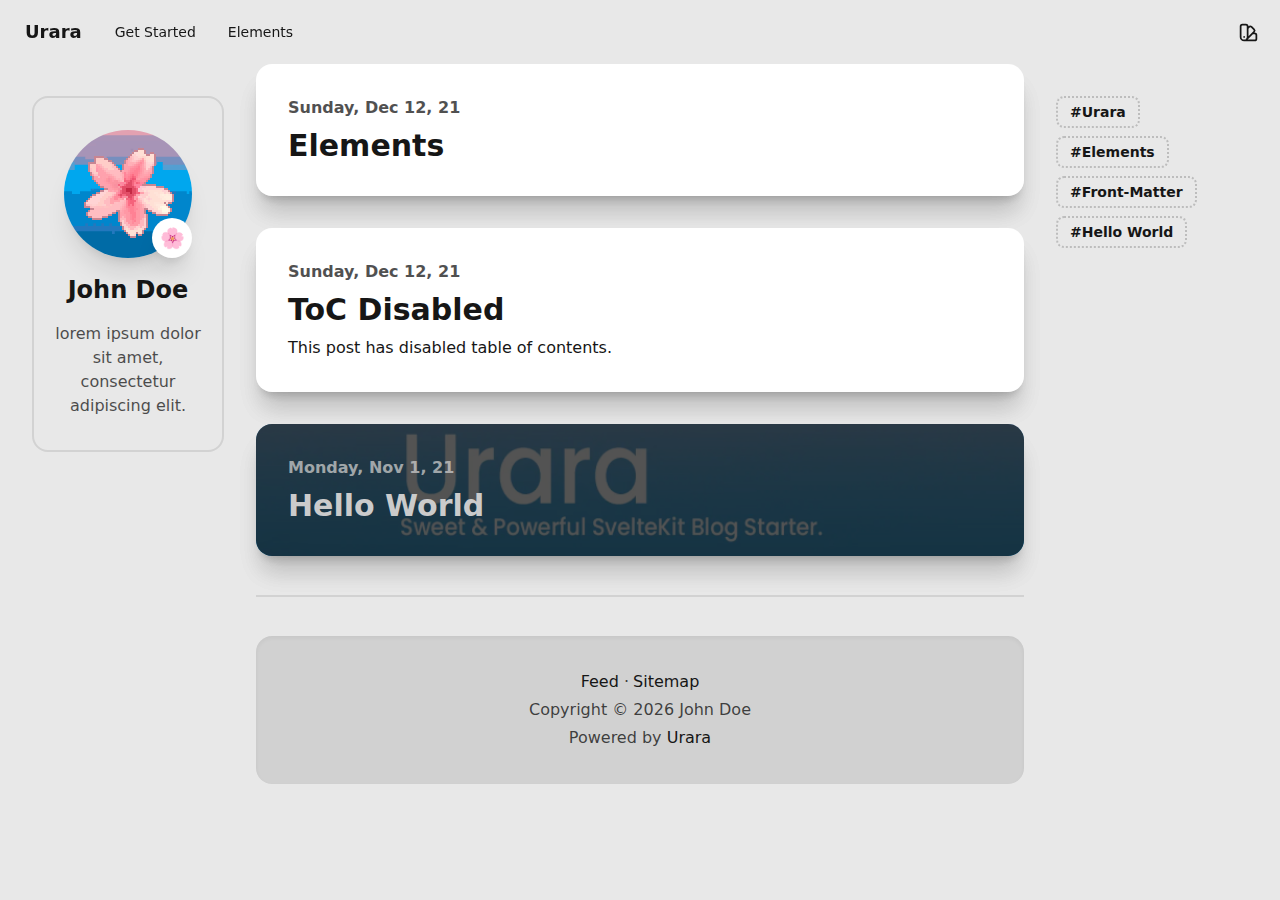
<file: index.html>
<!doctype html>
<html lang="en-US">
  <head prefix="og: https://ogp.me/ns#">
    <meta charset="utf-8" />
    <meta name="generator" content="gh:importantimport/urara" />
    <meta name="viewport" content="width=device-width, initial-scale=1" />
    <link rel="manifest" crossorigin="use-credentials" href="/manifest.webmanifest" />
    <link rel="alternate" type="application/feed+json" href="/feed.json" />
    <link rel="alternate" type="application/atom+xml" href="/atom.xml" />
    <link rel="sitemap" type="application/xml" href="/sitemap.xml" />
    <meta http-equiv="content-security-policy" content="style-src 'self' 'unsafe-inline' https://giscus.app">
		<link href="./_app/immutable/assets/0.2U2tEOGC.css" rel="stylesheet">
		<link href="./_app/immutable/assets/posts.D4gQgZwN.css" rel="stylesheet">
		<link rel="modulepreload" href="./_app/immutable/entry/start.Dw8sjqVy.js">
		<link rel="modulepreload" href="./_app/immutable/chunks/entry.CZJIYNy6.js">
		<link rel="modulepreload" href="./_app/immutable/chunks/scheduler.FGUOCI5T.js">
		<link rel="modulepreload" href="./_app/immutable/chunks/index.BI7v63FY.js">
		<link rel="modulepreload" href="./_app/immutable/entry/app.C-rLyLcA.js">
		<link rel="modulepreload" href="./_app/immutable/chunks/preload-helper.BQ24v_F8.js">
		<link rel="modulepreload" href="./_app/immutable/chunks/index.TPYxZWDS.js">
		<link rel="modulepreload" href="./_app/immutable/nodes/0.LbyqJg09.js">
		<link rel="modulepreload" href="./_app/immutable/chunks/posts.4dVmwM_k.js">
		<link rel="modulepreload" href="./_app/immutable/chunks/icon.DV-6s2O2.js">
		<link rel="modulepreload" href="./_app/immutable/nodes/2.HFPHnAIf.js">
		<link rel="modulepreload" href="./_app/immutable/chunks/stores.3D-dOO8A.js">
		<link rel="modulepreload" href="./_app/immutable/chunks/footer.CB9004UU.js"><title>Urara - Sweet &amp; Powerful SvelteKit Blog Template</title><!-- HEAD_svelte-1592q3p_START --><!-- HEAD_svelte-1592q3p_END --><!-- HEAD_svelte-1kxdj3d_START --><link rel="shortcut icon" href="https://urara-demo.netlify.app/favicon.png" sizes="48x48" type="image/png"><link rel="apple-touch-icon" href="https://urara-demo.netlify.app/assets/any@180.png" sizes="180x180" type="image/png"><link rel="icon" href="https://urara-demo.netlify.app/assets/any@192.png" sizes="192x192" type="image/png"><!-- HEAD_svelte-1kxdj3d_END --><!-- HEAD_svelte-1g590ms_START --><meta name="theme-color"><!-- HEAD_svelte-1g590ms_END --><!-- HEAD_svelte-abrfj_START --><meta name="author" content="John Doe"><meta name="description" content="Powered by SvelteKit/Urara"> <meta name="keywords">  <link rel="canonical" href="https://urara-demo.netlify.app"><!-- HEAD_svelte-abrfj_END --><!-- HEAD_svelte-4dky5b_START --><meta property="og:site_name" content="Urara"><meta property="og:locale" content="en-US"><meta property="og:type" content="website"> <meta property="og:image" content="https://urara-demo.netlify.app/assets/maskable@512.png"> <meta property="og:description" content="Powered by SvelteKit/Urara"> <meta property="og:title" content="Urara"> <meta property="og:url" content="https://urara-demo.netlify.app"><!-- HEAD_svelte-4dky5b_END -->
  </head>
  <body itemscope itemtype="https://schema.org/WebPage">
    <div style="display: contents">      <header id="header" class="fixed z-50 w-full transition-all duration-500 ease-in-out border-b-2 border-transparent max-h-[4.125rem] false"><div class="navbar"><div class="navbar-start">  <div class="dropdown lg:hidden"><label for="navbar-dropdown" tabindex="0" class="btn btn-square btn-ghost" data-svelte-h="svelte-rz1qrs"><span class="i-heroicons-outline-menu-alt-1"></span></label> <ul id="navbar-dropdown" tabindex="0" class="menu menu-compact dropdown-content bg-base-100 text-base-content shadow-lg rounded-box min-w-max max-w-52 p-2"><li><a href="/hello-world">Get Started</a> </li><li><a href="/hello-world/elements">Elements</a> </li></ul></div> <div class="swap order-last hidden lg:inline-grid"><button class="swap-on btn btn-ghost text-base font-normal normal-case transition-all duration-200 hidden">[object Object]</button> <ul class="swap-off menu menu-horizontal p-0"><li><a class="!rounded-btn" href="/hello-world">Get Started</a> </li><li><a class="!rounded-btn" href="/hello-world/elements">Elements</a> </li></ul></div> <a href="/" class="btn btn-ghost normal-case text-lg">Urara</a></div> <div class="navbar-end"> <div id="change-theme" class="dropdown dropdown-end">  <div tabindex="0" class="btn btn-square btn-ghost" data-svelte-h="svelte-1qtp8cz"><span class="i-heroicons-outline-color-swatch"></span></div>   <ul tabindex="0" class="flex flex-nowrap shadow-2xl menu dropdown-content bg-base-100 text-base-content rounded-box w-52 p-2 gap-2 overflow-y-auto max-h-[21.5rem]"><button data-theme="cmyk" class="btn btn-ghost w-full hover:bg-primary group rounded-lg flex bg-base-100 p-2 transition-all"><p class="flex-1 text-left text-base-content group-hover:text-primary-content transition-color">🖨 Light</p> <div class="grid grid-cols-4 gap-0.5 m-auto"><div class="bg-primary w-1 h-4 rounded-btn"></div><div class="bg-secondary w-1 h-4 rounded-btn"></div><div class="bg-accent w-1 h-4 rounded-btn"></div><div class="bg-neutral w-1 h-4 rounded-btn"></div></div> </button><button data-theme="dracula" class="btn btn-ghost w-full hover:bg-primary group rounded-lg flex bg-base-100 p-2 transition-all"><p class="flex-1 text-left text-base-content group-hover:text-primary-content transition-color">🧛 Dark</p> <div class="grid grid-cols-4 gap-0.5 m-auto"><div class="bg-primary w-1 h-4 rounded-btn"></div><div class="bg-secondary w-1 h-4 rounded-btn"></div><div class="bg-accent w-1 h-4 rounded-btn"></div><div class="bg-neutral w-1 h-4 rounded-btn"></div></div> </button><button data-theme="valentine" class="btn btn-ghost w-full hover:bg-primary group rounded-lg flex bg-base-100 p-2 transition-all"><p class="flex-1 text-left text-base-content group-hover:text-primary-content transition-color">🌸 Valentine</p> <div class="grid grid-cols-4 gap-0.5 m-auto"><div class="bg-primary w-1 h-4 rounded-btn"></div><div class="bg-secondary w-1 h-4 rounded-btn"></div><div class="bg-accent w-1 h-4 rounded-btn"></div><div class="bg-neutral w-1 h-4 rounded-btn"></div></div> </button><button data-theme="aqua" class="btn btn-ghost w-full hover:bg-primary group rounded-lg flex bg-base-100 p-2 transition-all"><p class="flex-1 text-left text-base-content group-hover:text-primary-content transition-color">💦 Aqua</p> <div class="grid grid-cols-4 gap-0.5 m-auto"><div class="bg-primary w-1 h-4 rounded-btn"></div><div class="bg-secondary w-1 h-4 rounded-btn"></div><div class="bg-accent w-1 h-4 rounded-btn"></div><div class="bg-neutral w-1 h-4 rounded-btn"></div></div> </button><button data-theme="synthwave" class="btn btn-ghost w-full hover:bg-primary group rounded-lg flex bg-base-100 p-2 transition-all"><p class="flex-1 text-left text-base-content group-hover:text-primary-content transition-color">🌃 Synthwave</p> <div class="grid grid-cols-4 gap-0.5 m-auto"><div class="bg-primary w-1 h-4 rounded-btn"></div><div class="bg-secondary w-1 h-4 rounded-btn"></div><div class="bg-accent w-1 h-4 rounded-btn"></div><div class="bg-neutral w-1 h-4 rounded-btn"></div></div> </button><button data-theme="night" class="btn btn-ghost w-full hover:bg-primary group rounded-lg flex bg-base-100 p-2 transition-all"><p class="flex-1 text-left text-base-content group-hover:text-primary-content transition-color">🌃 Night</p> <div class="grid grid-cols-4 gap-0.5 m-auto"><div class="bg-primary w-1 h-4 rounded-btn"></div><div class="bg-secondary w-1 h-4 rounded-btn"></div><div class="bg-accent w-1 h-4 rounded-btn"></div><div class="bg-neutral w-1 h-4 rounded-btn"></div></div> </button><button data-theme="lofi" class="btn btn-ghost w-full hover:bg-primary group rounded-lg flex bg-base-100 p-2 transition-all"><p class="flex-1 text-left text-base-content group-hover:text-primary-content transition-color">🎶 Lo-Fi</p> <div class="grid grid-cols-4 gap-0.5 m-auto"><div class="bg-primary w-1 h-4 rounded-btn"></div><div class="bg-secondary w-1 h-4 rounded-btn"></div><div class="bg-accent w-1 h-4 rounded-btn"></div><div class="bg-neutral w-1 h-4 rounded-btn"></div></div> </button><button data-theme="lemonade" class="btn btn-ghost w-full hover:bg-primary group rounded-lg flex bg-base-100 p-2 transition-all"><p class="flex-1 text-left text-base-content group-hover:text-primary-content transition-color">🍋 Lemonade</p> <div class="grid grid-cols-4 gap-0.5 m-auto"><div class="bg-primary w-1 h-4 rounded-btn"></div><div class="bg-secondary w-1 h-4 rounded-btn"></div><div class="bg-accent w-1 h-4 rounded-btn"></div><div class="bg-neutral w-1 h-4 rounded-btn"></div></div> </button><button data-theme="cupcake" class="btn btn-ghost w-full hover:bg-primary group rounded-lg flex bg-base-100 p-2 transition-all"><p class="flex-1 text-left text-base-content group-hover:text-primary-content transition-color">🧁 Cupcake</p> <div class="grid grid-cols-4 gap-0.5 m-auto"><div class="bg-primary w-1 h-4 rounded-btn"></div><div class="bg-secondary w-1 h-4 rounded-btn"></div><div class="bg-accent w-1 h-4 rounded-btn"></div><div class="bg-neutral w-1 h-4 rounded-btn"></div></div> </button><button data-theme="garden" class="btn btn-ghost w-full hover:bg-primary group rounded-lg flex bg-base-100 p-2 transition-all"><p class="flex-1 text-left text-base-content group-hover:text-primary-content transition-color">🏡 Garden</p> <div class="grid grid-cols-4 gap-0.5 m-auto"><div class="bg-primary w-1 h-4 rounded-btn"></div><div class="bg-secondary w-1 h-4 rounded-btn"></div><div class="bg-accent w-1 h-4 rounded-btn"></div><div class="bg-neutral w-1 h-4 rounded-btn"></div></div> </button><button data-theme="retro" class="btn btn-ghost w-full hover:bg-primary group rounded-lg flex bg-base-100 p-2 transition-all"><p class="flex-1 text-left text-base-content group-hover:text-primary-content transition-color">🌇 Retro</p> <div class="grid grid-cols-4 gap-0.5 m-auto"><div class="bg-primary w-1 h-4 rounded-btn"></div><div class="bg-secondary w-1 h-4 rounded-btn"></div><div class="bg-accent w-1 h-4 rounded-btn"></div><div class="bg-neutral w-1 h-4 rounded-btn"></div></div> </button><button data-theme="black" class="btn btn-ghost w-full hover:bg-primary group rounded-lg flex bg-base-100 p-2 transition-all"><p class="flex-1 text-left text-base-content group-hover:text-primary-content transition-color">🖤 Black</p> <div class="grid grid-cols-4 gap-0.5 m-auto"><div class="bg-primary w-1 h-4 rounded-btn"></div><div class="bg-secondary w-1 h-4 rounded-btn"></div><div class="bg-accent w-1 h-4 rounded-btn"></div><div class="bg-neutral w-1 h-4 rounded-btn"></div></div> </button></ul></div></div></div></header> <button id="totop" aria-label="scroll to top" class="fixed grid group btn btn-circle btn-lg border-none backdrop-blur bottom-6 right-6 z-50 duration-500 ease-in-out btn-ghost bg-base-100/30 md:bg-base-200/30 translate-y-24"> <div class="radial-progress text-accent transition-all duration-500 ease-in-out group-hover:text-[color-mix(in_oklab,oklch(var(--a)),black_7%)] col-start-1 row-start-1" style="--size:4rem; --thickness: 0.25rem; --value:undefined;"></div> <div class="border-4 border-base-content/10 group-hover:border-transparent col-start-1 row-start-1 rounded-full w-full h-full p-4 grid duration-500 ease-in-out" data-svelte-h="svelte-hwvjh5"><span class="i-heroicons-solid-chevron-up !w-6 !h-6"></span></div></button> <div class="bg-base-100 md:bg-base-200 min-h-screen pt-16 md:pb-8 lg:pb-16">  <div class="flex flex-col flex-nowrap justify-center xl:flex-row xl:flex-wrap h-feed"><div class="flex-1 w-full max-w-screen-md order-first mx-auto xl:mr-0 xl:ml-8 xl:max-w-md"><div class="h-card flex flex-col gap-4 sticky top-24 card card-body p-4 items-right xl:border-2 xl:py-8 border-base-content/10 xl:ml-auto xl:mr-8 xl:max-w-xs"><a href="https://urara-demo.netlify.app" class="hidden u-url u-uid">John Doe</a> <figure class="relative mx-auto group"><img class="u-photo rounded-full shadow-xl hover:shadow-2xl transition-shadow z-10 w-24 h-24 md:w-32 md:h-32" src="/assets/maskable@512.png" alt="John Doe"> <div class="absolute z-20 rounded-full w-8 h-8 md:w-10 md:h-10 bottom-0 right-0 bg-base-100 shadow-xl text-lg md:text-xl text-center py-0.5 md:py-1.5">🌸</div></figure> <div class="text-center flex flex-col gap-2"><h2 class="text-2xl font-bold mt-0 mb-2 p-name">John Doe</h2> <p class="opacity-75 p-note"><!-- HTML_TAG_START -->lorem ipsum dolor sit amet, consectetur adipiscing elit.<!-- HTML_TAG_END --></p> </div></div></div> <div class="flex-1 w-full max-w-screen-md xl:order-last mx-auto xl:ml-0 xl:mr-8 xl:max-w-md"><div class="flex xl:flex-wrap gap-2 overflow-x-auto xl:overflow-x-hidden overflow-y-hidden max-h-24 my-auto xl:max-h-fit max-w-fit xl:max-w-full pl-8 md:px-0 xl:pl-8 xl:pt-8"><button id="Urara" class="btn btn-sm btn-ghost normal-case border-dotted border-base-content/20 border-2 mt-4 mb-8 xl:m-0">#Urara </button><button id="Elements" class="btn btn-sm btn-ghost normal-case border-dotted border-base-content/20 border-2 mt-4 mb-8 xl:m-0">#Elements </button><button id="Front-Matter" class="btn btn-sm btn-ghost normal-case border-dotted border-base-content/20 border-2 mt-4 mb-8 xl:m-0">#Front-Matter </button><button id="Hello World" class="btn btn-sm btn-ghost normal-case border-dotted border-base-content/20 border-2 mt-4 mb-8 xl:m-0">#Hello World </button></div></div> <div class="flex-none w-full max-w-screen-md mx-auto xl:mx-0">  <main class="flex flex-col relative bg-base-100 md:bg-transparent md:gap-8 z-10" itemprop="mainEntityOfPage" itemscope itemtype="https://schema.org/Blog">  <div class="rounded-box transition-all duration-500 ease-in-out hover:z-30 hover:shadow-lg md:shadow-xl md:hover:shadow-2xl md:hover:-translate-y-0.5"><article itemscope itemtype="https://schema.org/BlogPosting" itemprop="blogPost" class="h-entry card bg-base-100 rounded-none md:rounded-box md:shadow-xl overflow-hidden z-10   group">   <div class="card-body gap-0 "><div class="flex flex-col gap-2"> <div class="flex font-semibold gap-1.5"><a rel="author" class="opacity-75 hover:opacity-100 hover:text-primary duration-500 ease-in-out p-author h-card hidden" href="https://urara-demo.netlify.app">John Doe</a> <span class="opacity-50 hidden" data-svelte-h="svelte-1edzios">/</span> <a href="/hello-world/elements" class="u-url u-uid swap group/time"><time class="group-hover/time:opacity-0 font-semibold opacity-75 duration-500 ease-in-out mr-auto dt-published" datetime="2021-12-12T00:00:00.000Z" itemprop="datePublished">Sunday, Dec 12, 21</time> <time class="opacity-0 group-hover/time:opacity-100 font-semibold text-primary duration-500 ease-in-out mr-auto dt-updated" datetime="2024-08-20T03:15:04.754Z" itemprop="dateModified">Tuesday, Aug 20, 24</time></a></div> <h2 itemprop="name headline" class="card-title text-3xl mr-auto bg-[length:100%_0%] bg-[position:0_88%] underline decoration-4 decoration-transparent group-hover:decoration-primary hover:bg-[length:100%_100%] hover:text-primary-content bg-gradient-to-t from-primary to-primary bg-no-repeat transition-all ease-in-out duration-300"><a itemprop="url" class="u-url p-name" href="/hello-world/elements">Elements</a></h2> </div> <main itemprop="articleBody" class="urara-prose prose e-content"></main> </div> </article> </div>  <div class="rounded-box transition-all duration-500 ease-in-out hover:z-30 hover:shadow-lg md:shadow-xl md:hover:shadow-2xl md:hover:-translate-y-0.5"><article itemscope itemtype="https://schema.org/BlogPosting" itemprop="blogPost" class="h-entry card bg-base-100 rounded-none md:rounded-box md:shadow-xl overflow-hidden z-10   group">   <div class="card-body gap-0 "><div class="flex flex-col gap-2"> <div class="flex font-semibold gap-1.5"><a rel="author" class="opacity-75 hover:opacity-100 hover:text-primary duration-500 ease-in-out p-author h-card hidden" href="https://urara-demo.netlify.app">John Doe</a> <span class="opacity-50 hidden" data-svelte-h="svelte-1edzios">/</span> <a href="/hello-world/toc-disabled" class="u-url u-uid swap group/time"><time class="group-hover/time:opacity-0 font-semibold opacity-75 duration-500 ease-in-out mr-auto dt-published" datetime="2021-12-12T00:00:00.000Z" itemprop="datePublished">Sunday, Dec 12, 21</time> <time class="opacity-0 group-hover/time:opacity-100 font-semibold text-primary duration-500 ease-in-out mr-auto dt-updated" datetime="2024-08-20T03:15:04.754Z" itemprop="dateModified">Tuesday, Aug 20, 24</time></a></div> <h2 itemprop="name headline" class="card-title text-3xl mr-auto bg-[length:100%_0%] bg-[position:0_88%] underline decoration-4 decoration-transparent group-hover:decoration-primary hover:bg-[length:100%_100%] hover:text-primary-content bg-gradient-to-t from-primary to-primary bg-no-repeat transition-all ease-in-out duration-300"><a itemprop="url" class="u-url p-name" href="/hello-world/toc-disabled">ToC Disabled</a></h2> <p itemprop="description" class="p-summary mb-auto">This post has disabled table of contents.</p></div> <main itemprop="articleBody" class="urara-prose prose e-content"></main> </div> </article> </div>  <div class="rounded-box transition-all duration-500 ease-in-out hover:z-30 hover:shadow-lg md:shadow-xl md:hover:shadow-2xl md:hover:-translate-y-0.5"><article itemscope itemtype="https://schema.org/BlogPosting" itemprop="blogPost" class="h-entry card bg-base-100 rounded-none md:rounded-box md:shadow-xl overflow-hidden z-10   group image-full before:!rounded-none">  <figure class="!block"><picture><source srcset="/_app/immutable/assets/urara.CoHjeEFW.avif 736w" type="image/avif"> <img src="/hello-world/urara.webp" alt="Urara" class="u-featured object-center h-full w-full absolute group-hover:scale-105 transition-transform duration-500 ease-in-out" loading="eager" decoding="auto"></picture></figure> <div class="card-body gap-0 md:col-start-1 md:row-start-1 md:text-neutral-content md:z-20"><div class="flex flex-col gap-2"> <div class="flex font-semibold gap-1.5"><a rel="author" class="opacity-75 hover:opacity-100 hover:text-primary duration-500 ease-in-out p-author h-card hidden" href="https://urara-demo.netlify.app">John Doe</a> <span class="opacity-50 hidden" data-svelte-h="svelte-1edzios">/</span> <a href="/hello-world" class="u-url u-uid swap group/time"><time class="group-hover/time:opacity-0 font-semibold opacity-75 duration-500 ease-in-out mr-auto dt-published" datetime="2021-11-01T00:00:00.000Z" itemprop="datePublished">Monday, Nov 1, 21</time> <time class="opacity-0 group-hover/time:opacity-100 font-semibold text-primary duration-500 ease-in-out mr-auto dt-updated" datetime="2021-12-12T00:00:00.000Z" itemprop="dateModified">Sunday, Dec 12, 21</time></a></div> <h2 itemprop="name headline" class="card-title text-3xl mr-auto bg-[length:100%_0%] bg-[position:0_88%] underline decoration-4 decoration-transparent group-hover:decoration-primary hover:bg-[length:100%_100%] hover:text-primary-content bg-gradient-to-t from-primary to-primary bg-no-repeat transition-all ease-in-out duration-300"><a itemprop="url" class="u-url p-name" href="/hello-world">Hello World</a></h2> </div> <main itemprop="articleBody" class="urara-prose prose e-content"></main> </div> </article> </div></main> <div class="sticky bottom-0 md:static md:mt-8 hidden"><div class="divider mt-0 mb-8 hidden lg:flex"></div> <footer id="footer" class="footer footer-center bg-base-300 text-base-content shadow-inner p-8 md:rounded-box  "><div class="prose"><p><a href="/atom.xml" rel="noopener noreferrer external" target="_blank">Feed</a> <span class="mr-1" data-svelte-h="svelte-1qx196n">·</span><a href="/sitemap.xml" rel="noopener noreferrer external" target="_blank">Sitemap</a>  <br>
      Copyright © 2024 John Doe <br>
      Powered by
      <a rel="noopener noreferrer external" target="_blank" class="tooltip tooltip-secondary hover:text-secondary" data-tip="🌸 [δ] - Based on MDsveX & SvelteKit 🌸" href="https://github.com/importantimport/urara" data-svelte-h="svelte-urea7w">Urara</a> </p></div></footer></div></div></div></div> 
			<script type="application/json" data-sveltekit-fetched data-url="/posts.json">{"status":200,"statusText":"","headers":{},"body":"[{\"title\":\"Elements\",\"created\":\"2021-12-12T00:00:00.000Z\",\"tags\":[\"Urara\",\"Elements\"],\"updated\":\"2024-08-20T03:15:04.754Z\",\"images\":[],\"slug\":\"/hello-world/elements/+page.svelte.md\",\"path\":\"/hello-world/elements\",\"toc\":[{\"depth\":2,\"title\":\"Headings\",\"slug\":\"headings\"},{\"depth\":3,\"title\":\"Heading\",\"slug\":\"heading\"},{\"depth\":4,\"title\":\"Heading\",\"slug\":\"heading-1\"},{\"depth\":5,\"title\":\"Heading\",\"slug\":\"heading-2\"},{\"depth\":6,\"title\":\"Heading\",\"slug\":\"heading-3\"},{\"depth\":2,\"title\":\"Paragraphs\",\"slug\":\"paragraphs\"},{\"depth\":2,\"title\":\"Lists\",\"slug\":\"lists\"},{\"depth\":3,\"title\":\"Definition List (dl)\",\"slug\":\"definition-list-dl\"},{\"depth\":3,\"title\":\"Ordered List (ol)\",\"slug\":\"ordered-list-ol\"},{\"depth\":3,\"title\":\"Unordered List (ul)\",\"slug\":\"unordered-list-ul\"},{\"depth\":3,\"title\":\"Checkbox List (ul)\",\"slug\":\"checkbox-list-ul\"},{\"depth\":2,\"title\":\"Table\",\"slug\":\"table\"},{\"depth\":2,\"title\":\"Footnotes\",\"slug\":\"footnotes\"},{\"depth\":2,\"title\":\"Code\",\"slug\":\"code\"},{\"depth\":2,\"title\":\"Misc\",\"slug\":\"misc\"},{\"depth\":2,\"title\":\"Svelte Components\",\"slug\":\"svelte-components\"}],\"type\":\"article\",\"html\":\"\"},{\"title\":\"ToC Disabled\",\"summary\":\"This post has disabled table of contents.\",\"created\":\"2021-12-12T00:00:00.000Z\",\"tags\":[\"Front-Matter\"],\"toc\":false,\"updated\":\"2024-08-20T03:15:04.754Z\",\"images\":[],\"slug\":\"/hello-world/toc-disabled/+page.md\",\"path\":\"/hello-world/toc-disabled\",\"type\":\"article\",\"html\":\"\"},{\"title\":\"Hello World\",\"image\":\"/hello-world/urara.webp\",\"alt\":\"Urara\",\"created\":\"2021-11-01T00:00:00.000Z\",\"updated\":\"2021-12-12T00:00:00.000Z\",\"tags\":[\"Hello World\",\"Urara\"],\"images\":[],\"slug\":\"/hello-world/+page.svelte.md\",\"path\":\"/hello-world\",\"toc\":[{\"depth\":2,\"title\":\"Developing\",\"slug\":\"developing\"},{\"depth\":2,\"title\":\"Building\",\"slug\":\"building\"},{\"depth\":2,\"title\":\"Documentation\",\"slug\":\"documentation\"}],\"type\":\"article\",\"html\":\"\"}]"}</script>
			<script>
				{
					__sveltekit_7l6f6f = {
						base: new URL(".", location).pathname.slice(0, -1)
					};

					const element = document.currentScript.parentElement;

					const data = [null,null];

					Promise.all([
						import("./_app/immutable/entry/start.Dw8sjqVy.js"),
						import("./_app/immutable/entry/app.C-rLyLcA.js")
					]).then(([kit, app]) => {
						kit.start(app, element, {
							node_ids: [0, 2],
							data,
							form: null,
							error: null
						});
					});
				}
			</script>
		</div>
  </body>
</html>
</file>
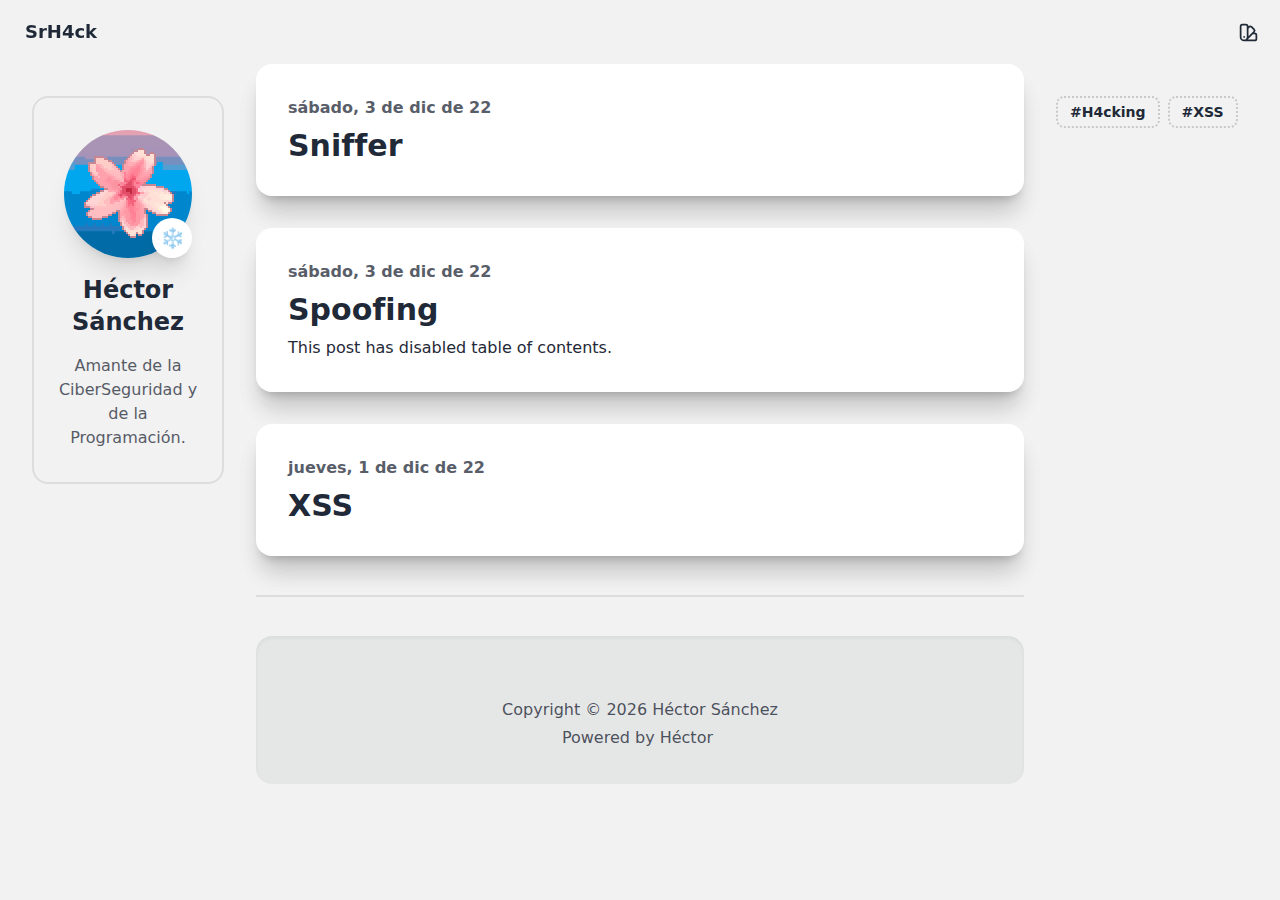
<file: build/index.html>
<!DOCTYPE html>
<html lang="es-ES">
  <head prefix="og: https://ogp.me/ns#">
    <meta charset="utf-8" />
    <meta name="generator" content="gh:importantimport/urara" />
    <meta name="viewport" content="width=device-width, initial-scale=1" />
    <link rel="manifest" crossorigin="use-credentials" href="/manifest.webmanifest" />
    <link rel="alternate" type="application/feed+json" href="/feed.json" />
    <link rel="alternate" type="application/atom+xml" href="/atom.xml" />
    <link rel="sitemap" type="application/xml" href="/sitemap.xml" />
    <meta http-equiv="content-security-policy" content="">
		<link href="./_app/immutable/assets/_layout-4c26d5f1.css" rel="stylesheet">
		<link rel="modulepreload" href="./_app/immutable/start-9159e6f5.js">
		<link rel="modulepreload" href="./_app/immutable/chunks/index-cde6aa07.js">
		<link rel="modulepreload" href="./_app/immutable/chunks/singletons-6a68d705.js">
		<link rel="modulepreload" href="./_app/immutable/chunks/preload-helper-b21cceae.js">
		<link rel="modulepreload" href="./_app/immutable/components/pages/_layout.svelte-c37ec292.js">
		<link rel="modulepreload" href="./_app/immutable/chunks/title-ebf1743c.js">
		<link rel="modulepreload" href="./_app/immutable/chunks/posts-13c6fd15.js">
		<link rel="modulepreload" href="./_app/immutable/chunks/icon-79e24a4d.js">
		<link rel="modulepreload" href="./_app/immutable/modules/pages/_layout.ts-ab98c844.js">
		<link rel="modulepreload" href="./_app/immutable/chunks/_layout-6783e6db.js">
		<link rel="modulepreload" href="./_app/immutable/components/pages/_page.svelte-beac075f.js">
		<link rel="modulepreload" href="./_app/immutable/chunks/stores-87b10ca1.js">
		<link rel="modulepreload" href="./_app/immutable/chunks/footer-c092434e.js">
		<link rel="modulepreload" href="./_app/immutable/chunks/post_card-2e4dac5c.js"><title>SrH4ck - H4cking &amp; Programming </title><!-- HEAD_svelte-1592q3p --><!-- HEAD_svelte-1592q3p --><!-- HEAD_svelte-1kxdj3d --><link rel="shortcut icon" href="https://urara-demo.netlify.app/favicon.png" sizes="48x48" type="image/png"><link rel="apple-touch-icon" href="https://urara-demo.netlify.app/assets/any@180.png" sizes="180x180" type="image/png"><link rel="icon" href="https://urara-demo.netlify.app/assets/any@192.png" sizes="192x192" type="image/png"><!-- HEAD_svelte-1kxdj3d --><!-- HEAD_svelte-1g590ms --><meta name="theme-color"><!-- HEAD_svelte-1g590ms --><!-- HEAD_svelte-abrfj --><meta name="author" content="Héctor Sánchez"><meta name="description" content="Powered by NodeJS/GithubPages">
    <meta name="keywords">
    
      <link rel="canonical" href="https://urara-demo.netlify.app"><!-- HEAD_svelte-abrfj --><!-- HEAD_svelte-1y1uq0g --><meta property="og:site_name" content="SrH4ck"><meta property="og:locale" content="es-ES"><meta property="og:type" content="website">
    <meta property="og:image" content="https://urara-demo.netlify.app/assets/maskable@512.png">
    <meta property="og:description" content="Powered by NodeJS/GithubPages">
    <meta property="og:title" content="SrH4ck">
      <meta property="og:url" content="https://urara-demo.netlify.app"><!-- HEAD_svelte-1y1uq0g -->
  </head>
  <body itemscope itemtype="https://schema.org/WebPage">
    










<header id="header" class="fixed z-50 w-screen transition-all duration-500 ease-in-out border-b-2 border-transparent max-h-[4.125rem] false"><div class="navbar"><div class="navbar-start">

<div class="dropdown lg:hidden"><label for="navbar-dropdown" tabindex="0" class="btn btn-square btn-ghost"><span class="i-heroicons-outline-menu-alt-1"></span></label>
  <ul id="navbar-dropdown" tabindex="0" class="menu menu-compact dropdown-content bg-base-100 text-base-content shadow-lg rounded-box min-w-max max-w-52 p-2"></ul></div>
<div class="swap order-last hidden lg:inline-grid"><button class="swap-on btn btn-ghost text-base font-normal normal-case transition-all duration-200 hidden">[object Object]</button>
  <ul class="swap-off menu menu-horizontal p-0"></ul></div>
        <a href="/" data-sveltekit-prefetch class="btn btn-ghost normal-case text-lg">SrH4ck</a></div>
      <div class="navbar-end">
        <div id="change-theme" class="dropdown dropdown-end"><div tabindex="0" class="btn btn-square btn-ghost"><span class="i-heroicons-outline-color-swatch"></span></div>
          <ul tabindex="0" class="flex flex-nowrap shadow-2xl menu dropdown-content bg-base-100 text-base-content rounded-box w-52 p-2 gap-2 overflow-y-auto max-h-[21.5rem]"><button data-theme="light" class="btn btn-ghost w-full hover:bg-primary group rounded-lg flex bg-base-100 p-2 transition-all"><p class="flex-1 text-left text-base-content group-hover:text-primary-content transition-color">🌕 Claro</p>
                <div class="flex-none m-auto flex gap-1"><div class="bg-primary w-2 h-4 rounded"></div>
                  <div class="bg-secondary w-2 h-4 rounded"></div>
                  <div class="bg-accent w-2 h-4 rounded"></div>
                  <div class="bg-neutral w-2 h-4 rounded"></div></div>
              </button><button data-theme="dark" class="btn btn-ghost w-full hover:bg-primary group rounded-lg flex bg-base-100 p-2 transition-all"><p class="flex-1 text-left text-base-content group-hover:text-primary-content transition-color">🌑 Oscuro</p>
                <div class="flex-none m-auto flex gap-1"><div class="bg-primary w-2 h-4 rounded"></div>
                  <div class="bg-secondary w-2 h-4 rounded"></div>
                  <div class="bg-accent w-2 h-4 rounded"></div>
                  <div class="bg-neutral w-2 h-4 rounded"></div></div>
              </button><button data-theme="cupcake" class="btn btn-ghost w-full hover:bg-primary group rounded-lg flex bg-base-100 p-2 transition-all"><p class="flex-1 text-left text-base-content group-hover:text-primary-content transition-color">🧁 Cupcake</p>
                <div class="flex-none m-auto flex gap-1"><div class="bg-primary w-2 h-4 rounded"></div>
                  <div class="bg-secondary w-2 h-4 rounded"></div>
                  <div class="bg-accent w-2 h-4 rounded"></div>
                  <div class="bg-neutral w-2 h-4 rounded"></div></div>
              </button><button data-theme="bumblebee" class="btn btn-ghost w-full hover:bg-primary group rounded-lg flex bg-base-100 p-2 transition-all"><p class="flex-1 text-left text-base-content group-hover:text-primary-content transition-color">🐝 Bumblebee</p>
                <div class="flex-none m-auto flex gap-1"><div class="bg-primary w-2 h-4 rounded"></div>
                  <div class="bg-secondary w-2 h-4 rounded"></div>
                  <div class="bg-accent w-2 h-4 rounded"></div>
                  <div class="bg-neutral w-2 h-4 rounded"></div></div>
              </button><button data-theme="emerald" class="btn btn-ghost w-full hover:bg-primary group rounded-lg flex bg-base-100 p-2 transition-all"><p class="flex-1 text-left text-base-content group-hover:text-primary-content transition-color">✳️ Emerald</p>
                <div class="flex-none m-auto flex gap-1"><div class="bg-primary w-2 h-4 rounded"></div>
                  <div class="bg-secondary w-2 h-4 rounded"></div>
                  <div class="bg-accent w-2 h-4 rounded"></div>
                  <div class="bg-neutral w-2 h-4 rounded"></div></div>
              </button><button data-theme="corporate" class="btn btn-ghost w-full hover:bg-primary group rounded-lg flex bg-base-100 p-2 transition-all"><p class="flex-1 text-left text-base-content group-hover:text-primary-content transition-color">🏢 Corporate</p>
                <div class="flex-none m-auto flex gap-1"><div class="bg-primary w-2 h-4 rounded"></div>
                  <div class="bg-secondary w-2 h-4 rounded"></div>
                  <div class="bg-accent w-2 h-4 rounded"></div>
                  <div class="bg-neutral w-2 h-4 rounded"></div></div>
              </button><button data-theme="valentine" class="btn btn-ghost w-full hover:bg-primary group rounded-lg flex bg-base-100 p-2 transition-all"><p class="flex-1 text-left text-base-content group-hover:text-primary-content transition-color">🌸 Valentine</p>
                <div class="flex-none m-auto flex gap-1"><div class="bg-primary w-2 h-4 rounded"></div>
                  <div class="bg-secondary w-2 h-4 rounded"></div>
                  <div class="bg-accent w-2 h-4 rounded"></div>
                  <div class="bg-neutral w-2 h-4 rounded"></div></div>
              </button><button data-theme="synthwave" class="btn btn-ghost w-full hover:bg-primary group rounded-lg flex bg-base-100 p-2 transition-all"><p class="flex-1 text-left text-base-content group-hover:text-primary-content transition-color">🌃 Synthwave</p>
                <div class="flex-none m-auto flex gap-1"><div class="bg-primary w-2 h-4 rounded"></div>
                  <div class="bg-secondary w-2 h-4 rounded"></div>
                  <div class="bg-accent w-2 h-4 rounded"></div>
                  <div class="bg-neutral w-2 h-4 rounded"></div></div>
              </button><button data-theme="retro" class="btn btn-ghost w-full hover:bg-primary group rounded-lg flex bg-base-100 p-2 transition-all"><p class="flex-1 text-left text-base-content group-hover:text-primary-content transition-color">🌇 Retro</p>
                <div class="flex-none m-auto flex gap-1"><div class="bg-primary w-2 h-4 rounded"></div>
                  <div class="bg-secondary w-2 h-4 rounded"></div>
                  <div class="bg-accent w-2 h-4 rounded"></div>
                  <div class="bg-neutral w-2 h-4 rounded"></div></div>
              </button><button data-theme="cyberpunk" class="btn btn-ghost w-full hover:bg-primary group rounded-lg flex bg-base-100 p-2 transition-all"><p class="flex-1 text-left text-base-content group-hover:text-primary-content transition-color">🌐 Cyberpunk</p>
                <div class="flex-none m-auto flex gap-1"><div class="bg-primary w-2 h-4 rounded"></div>
                  <div class="bg-secondary w-2 h-4 rounded"></div>
                  <div class="bg-accent w-2 h-4 rounded"></div>
                  <div class="bg-neutral w-2 h-4 rounded"></div></div>
              </button><button data-theme="halloween" class="btn btn-ghost w-full hover:bg-primary group rounded-lg flex bg-base-100 p-2 transition-all"><p class="flex-1 text-left text-base-content group-hover:text-primary-content transition-color">🎃 Halloween</p>
                <div class="flex-none m-auto flex gap-1"><div class="bg-primary w-2 h-4 rounded"></div>
                  <div class="bg-secondary w-2 h-4 rounded"></div>
                  <div class="bg-accent w-2 h-4 rounded"></div>
                  <div class="bg-neutral w-2 h-4 rounded"></div></div>
              </button><button data-theme="garden" class="btn btn-ghost w-full hover:bg-primary group rounded-lg flex bg-base-100 p-2 transition-all"><p class="flex-1 text-left text-base-content group-hover:text-primary-content transition-color">🏡 Garden</p>
                <div class="flex-none m-auto flex gap-1"><div class="bg-primary w-2 h-4 rounded"></div>
                  <div class="bg-secondary w-2 h-4 rounded"></div>
                  <div class="bg-accent w-2 h-4 rounded"></div>
                  <div class="bg-neutral w-2 h-4 rounded"></div></div>
              </button><button data-theme="forest" class="btn btn-ghost w-full hover:bg-primary group rounded-lg flex bg-base-100 p-2 transition-all"><p class="flex-1 text-left text-base-content group-hover:text-primary-content transition-color">🌲 Forest</p>
                <div class="flex-none m-auto flex gap-1"><div class="bg-primary w-2 h-4 rounded"></div>
                  <div class="bg-secondary w-2 h-4 rounded"></div>
                  <div class="bg-accent w-2 h-4 rounded"></div>
                  <div class="bg-neutral w-2 h-4 rounded"></div></div>
              </button><button data-theme="aqua" class="btn btn-ghost w-full hover:bg-primary group rounded-lg flex bg-base-100 p-2 transition-all"><p class="flex-1 text-left text-base-content group-hover:text-primary-content transition-color">💦 Aqua</p>
                <div class="flex-none m-auto flex gap-1"><div class="bg-primary w-2 h-4 rounded"></div>
                  <div class="bg-secondary w-2 h-4 rounded"></div>
                  <div class="bg-accent w-2 h-4 rounded"></div>
                  <div class="bg-neutral w-2 h-4 rounded"></div></div>
              </button><button data-theme="lofi" class="btn btn-ghost w-full hover:bg-primary group rounded-lg flex bg-base-100 p-2 transition-all"><p class="flex-1 text-left text-base-content group-hover:text-primary-content transition-color">🎶 Lo-Fi</p>
                <div class="flex-none m-auto flex gap-1"><div class="bg-primary w-2 h-4 rounded"></div>
                  <div class="bg-secondary w-2 h-4 rounded"></div>
                  <div class="bg-accent w-2 h-4 rounded"></div>
                  <div class="bg-neutral w-2 h-4 rounded"></div></div>
              </button><button data-theme="pastel" class="btn btn-ghost w-full hover:bg-primary group rounded-lg flex bg-base-100 p-2 transition-all"><p class="flex-1 text-left text-base-content group-hover:text-primary-content transition-color">🌈 Pastel</p>
                <div class="flex-none m-auto flex gap-1"><div class="bg-primary w-2 h-4 rounded"></div>
                  <div class="bg-secondary w-2 h-4 rounded"></div>
                  <div class="bg-accent w-2 h-4 rounded"></div>
                  <div class="bg-neutral w-2 h-4 rounded"></div></div>
              </button><button data-theme="fantasy" class="btn btn-ghost w-full hover:bg-primary group rounded-lg flex bg-base-100 p-2 transition-all"><p class="flex-1 text-left text-base-content group-hover:text-primary-content transition-color">🐣 Fantasy</p>
                <div class="flex-none m-auto flex gap-1"><div class="bg-primary w-2 h-4 rounded"></div>
                  <div class="bg-secondary w-2 h-4 rounded"></div>
                  <div class="bg-accent w-2 h-4 rounded"></div>
                  <div class="bg-neutral w-2 h-4 rounded"></div></div>
              </button><button data-theme="wirefream" class="btn btn-ghost w-full hover:bg-primary group rounded-lg flex bg-base-100 p-2 transition-all"><p class="flex-1 text-left text-base-content group-hover:text-primary-content transition-color">📱 Wireframe</p>
                <div class="flex-none m-auto flex gap-1"><div class="bg-primary w-2 h-4 rounded"></div>
                  <div class="bg-secondary w-2 h-4 rounded"></div>
                  <div class="bg-accent w-2 h-4 rounded"></div>
                  <div class="bg-neutral w-2 h-4 rounded"></div></div>
              </button><button data-theme="black" class="btn btn-ghost w-full hover:bg-primary group rounded-lg flex bg-base-100 p-2 transition-all"><p class="flex-1 text-left text-base-content group-hover:text-primary-content transition-color">🖤 Black</p>
                <div class="flex-none m-auto flex gap-1"><div class="bg-primary w-2 h-4 rounded"></div>
                  <div class="bg-secondary w-2 h-4 rounded"></div>
                  <div class="bg-accent w-2 h-4 rounded"></div>
                  <div class="bg-neutral w-2 h-4 rounded"></div></div>
              </button><button data-theme="luxury" class="btn btn-ghost w-full hover:bg-primary group rounded-lg flex bg-base-100 p-2 transition-all"><p class="flex-1 text-left text-base-content group-hover:text-primary-content transition-color">💰 Luxury</p>
                <div class="flex-none m-auto flex gap-1"><div class="bg-primary w-2 h-4 rounded"></div>
                  <div class="bg-secondary w-2 h-4 rounded"></div>
                  <div class="bg-accent w-2 h-4 rounded"></div>
                  <div class="bg-neutral w-2 h-4 rounded"></div></div>
              </button><button data-theme="dracula" class="btn btn-ghost w-full hover:bg-primary group rounded-lg flex bg-base-100 p-2 transition-all"><p class="flex-1 text-left text-base-content group-hover:text-primary-content transition-color">🧛 Dracula</p>
                <div class="flex-none m-auto flex gap-1"><div class="bg-primary w-2 h-4 rounded"></div>
                  <div class="bg-secondary w-2 h-4 rounded"></div>
                  <div class="bg-accent w-2 h-4 rounded"></div>
                  <div class="bg-neutral w-2 h-4 rounded"></div></div>
              </button><button data-theme="cmyk" class="btn btn-ghost w-full hover:bg-primary group rounded-lg flex bg-base-100 p-2 transition-all"><p class="flex-1 text-left text-base-content group-hover:text-primary-content transition-color">🖨️ CMYK</p>
                <div class="flex-none m-auto flex gap-1"><div class="bg-primary w-2 h-4 rounded"></div>
                  <div class="bg-secondary w-2 h-4 rounded"></div>
                  <div class="bg-accent w-2 h-4 rounded"></div>
                  <div class="bg-neutral w-2 h-4 rounded"></div></div>
              </button><button data-theme="autumn" class="btn btn-ghost w-full hover:bg-primary group rounded-lg flex bg-base-100 p-2 transition-all"><p class="flex-1 text-left text-base-content group-hover:text-primary-content transition-color">🍂 Autumn</p>
                <div class="flex-none m-auto flex gap-1"><div class="bg-primary w-2 h-4 rounded"></div>
                  <div class="bg-secondary w-2 h-4 rounded"></div>
                  <div class="bg-accent w-2 h-4 rounded"></div>
                  <div class="bg-neutral w-2 h-4 rounded"></div></div>
              </button><button data-theme="business" class="btn btn-ghost w-full hover:bg-primary group rounded-lg flex bg-base-100 p-2 transition-all"><p class="flex-1 text-left text-base-content group-hover:text-primary-content transition-color">🗄️ Business</p>
                <div class="flex-none m-auto flex gap-1"><div class="bg-primary w-2 h-4 rounded"></div>
                  <div class="bg-secondary w-2 h-4 rounded"></div>
                  <div class="bg-accent w-2 h-4 rounded"></div>
                  <div class="bg-neutral w-2 h-4 rounded"></div></div>
              </button><button data-theme="acid" class="btn btn-ghost w-full hover:bg-primary group rounded-lg flex bg-base-100 p-2 transition-all"><p class="flex-1 text-left text-base-content group-hover:text-primary-content transition-color">🌧️ Acid</p>
                <div class="flex-none m-auto flex gap-1"><div class="bg-primary w-2 h-4 rounded"></div>
                  <div class="bg-secondary w-2 h-4 rounded"></div>
                  <div class="bg-accent w-2 h-4 rounded"></div>
                  <div class="bg-neutral w-2 h-4 rounded"></div></div>
              </button><button data-theme="lemonade" class="btn btn-ghost w-full hover:bg-primary group rounded-lg flex bg-base-100 p-2 transition-all"><p class="flex-1 text-left text-base-content group-hover:text-primary-content transition-color">🍋 Lemonade</p>
                <div class="flex-none m-auto flex gap-1"><div class="bg-primary w-2 h-4 rounded"></div>
                  <div class="bg-secondary w-2 h-4 rounded"></div>
                  <div class="bg-accent w-2 h-4 rounded"></div>
                  <div class="bg-neutral w-2 h-4 rounded"></div></div>
              </button><button data-theme="night" class="btn btn-ghost w-full hover:bg-primary group rounded-lg flex bg-base-100 p-2 transition-all"><p class="flex-1 text-left text-base-content group-hover:text-primary-content transition-color">🌃 Night</p>
                <div class="flex-none m-auto flex gap-1"><div class="bg-primary w-2 h-4 rounded"></div>
                  <div class="bg-secondary w-2 h-4 rounded"></div>
                  <div class="bg-accent w-2 h-4 rounded"></div>
                  <div class="bg-neutral w-2 h-4 rounded"></div></div>
              </button><button data-theme="coffee" class="btn btn-ghost w-full hover:bg-primary group rounded-lg flex bg-base-100 p-2 transition-all"><p class="flex-1 text-left text-base-content group-hover:text-primary-content transition-color">☕ Coffee</p>
                <div class="flex-none m-auto flex gap-1"><div class="bg-primary w-2 h-4 rounded"></div>
                  <div class="bg-secondary w-2 h-4 rounded"></div>
                  <div class="bg-accent w-2 h-4 rounded"></div>
                  <div class="bg-neutral w-2 h-4 rounded"></div></div>
              </button><button data-theme="winter" class="btn btn-ghost w-full hover:bg-primary group rounded-lg flex bg-base-100 p-2 transition-all"><p class="flex-1 text-left text-base-content group-hover:text-primary-content transition-color">❄️ Winter</p>
                <div class="flex-none m-auto flex gap-1"><div class="bg-primary w-2 h-4 rounded"></div>
                  <div class="bg-secondary w-2 h-4 rounded"></div>
                  <div class="bg-accent w-2 h-4 rounded"></div>
                  <div class="bg-neutral w-2 h-4 rounded"></div></div>
              </button></ul></div></div></div></header>

<button id="totop" aria-label="scroll to top" class="fixed grid group btn btn-circle btn-lg border-none backdrop-blur bottom-6 right-6 z-50 duration-500 ease-in-out btn-ghost bg-base-100/30 md:bg-base-200/30 translate-y-24"><div class="radial-progress text-accent transition-all duration-500 ease-in-out group-hover:text-accent-focus col-start-1 row-start-1" style="--size:4rem; --thickness: 0.25rem; --value:undefined;"></div>
  <div class="border-4 border-base-content/10 group-hover:border-transparent col-start-1 row-start-1 rounded-full w-full h-full p-4 grid duration-500 ease-in-out"><span class="i-heroicons-solid-chevron-up !w-6 !h-6"></span></div></button>

<div class="bg-base-100 md:bg-base-200 min-h-screen pt-16 md:pb-8 lg:pb-16">



<div class="flex flex-col flex-nowrap justify-center xl:flex-row xl:flex-wrap h-feed"><div class="flex-1 w-full max-w-screen-md order-first mx-auto xl:mr-0 xl:ml-8 xl:max-w-md"><div class="h-card flex flex-col gap-4 sticky top-24 card card-body p-4 items-right xl:border-2 xl:py-8 border-base-content/10 xl:ml-auto xl:mr-8 xl:max-w-xs"><a href="https://urara-demo.netlify.app" class="hidden u-url u-uid">Héctor Sánchez</a>
  <figure class="relative mx-auto group"><img class="u-photo rounded-full shadow-xl hover:shadow-2xl transition-shadow z-10 w-24 h-24 md:w-32 md:h-32" src="/assets/maskable@192.png" alt="Héctor Sánchez">
    <div class="absolute z-20 rounded-full w-8 h-8 md:w-10 md:h-10 bottom-0 right-0 bg-base-100 shadow-xl text-lg md:text-xl text-center py-0.5 md:py-1.5">❄️</div></figure>
  <div class="text-center flex flex-col gap-2"><h2 class="text-2xl font-bold mt-0 mb-2 p-name">Héctor Sánchez</h2>
    <p class="opacity-75 p-note"><!-- HTML_TAG_START -->Amante de la CiberSeguridad y de la Programación.<!-- HTML_TAG_END --></p>
    </div></div></div>
  <div class="flex-1 w-full max-w-screen-md xl:order-last mx-auto xl:ml-0 xl:mr-8 xl:max-w-md"><div class="flex xl:flex-wrap gap-2 overflow-x-auto xl:overflow-x-hidden overflow-y-hidden max-h-24 my-auto xl:max-h-fit max-w-fit xl:max-w-full pl-8 md:px-0 xl:pl-8 xl:pt-8"><button id="H4cking" class="btn btn-sm btn-ghost normal-case border-dotted border-base-content/20 border-2 mt-4 mb-8 xl:m-0">#H4cking
          </button><button id="XSS" class="btn btn-sm btn-ghost normal-case border-dotted border-base-content/20 border-2 mt-4 mb-8 xl:m-0">#XSS
          </button></div></div>
  <div class="flex-none w-full max-w-screen-md mx-auto xl:mx-0">
      
      <main class="flex flex-col relative bg-base-100 md:bg-transparent md:gap-8 z-10" itemprop="mainEntityOfPage" itemscope itemtype="https://schema.org/Blog">
          
          <div class="rounded-box transition-all duration-500 ease-in-out hover:z-30 hover:shadow-lg md:shadow-xl md:hover:shadow-2xl md:hover:-translate-y-0.5"><article itemscope itemtype="https://schema.org/BlogPosting" itemprop="blogPost" class="h-entry card bg-base-100 rounded-none md:rounded-box md:shadow-xl overflow-hidden z-10   group">
  
  
  <div class="card-body gap-0 "><div class="flex flex-col gap-2">
      <div class="flex font-semibold gap-1.5"><a rel="author" class="opacity-75 hover:opacity-100 hover:text-primary duration-500 ease-in-out p-author h-card hidden" href="https://urara-demo.netlify.app">Héctor Sánchez</a>
  <span class="opacity-50 hidden">/</span>
  <a href="/hello-world/elements" class="u-url u-uid swap group/time"><time class="group-hover/time:opacity-0 font-semibold opacity-75 duration-500 ease-in-out mr-auto dt-published" datetime="2022-12-03T00:00:00.000Z" itemprop="datePublished">sábado, 3 de dic de 22</time>
    <time class="opacity-0 group-hover/time:opacity-100 font-semibold text-primary duration-500 ease-in-out mr-auto dt-updated" datetime="2022-12-03T16:55:02.086Z" itemprop="dateModified">sábado, 3 de dic de 22</time></a></div>
      <h2 itemprop="name headline" class="card-title text-3xl mr-auto bg-[length:100%_0%] bg-[position:0_88%] underline decoration-4 decoration-transparent group-hover:decoration-primary hover:bg-[length:100%_100%] hover:text-primary-content bg-gradient-to-t from-primary to-primary bg-no-repeat transition-all ease-in-out duration-300"><a itemprop="url" class="u-url p-name" href="/hello-world/elements">Sniffer</a></h2>
      </div>
    <main itemprop="articleBody" class="urara-prose prose e-content"></main>
    </div>
  </article>
          </div>
          
          <div class="rounded-box transition-all duration-500 ease-in-out hover:z-30 hover:shadow-lg md:shadow-xl md:hover:shadow-2xl md:hover:-translate-y-0.5"><article itemscope itemtype="https://schema.org/BlogPosting" itemprop="blogPost" class="h-entry card bg-base-100 rounded-none md:rounded-box md:shadow-xl overflow-hidden z-10   group">
  
  
  <div class="card-body gap-0 "><div class="flex flex-col gap-2">
      <div class="flex font-semibold gap-1.5"><a rel="author" class="opacity-75 hover:opacity-100 hover:text-primary duration-500 ease-in-out p-author h-card hidden" href="https://urara-demo.netlify.app">Héctor Sánchez</a>
  <span class="opacity-50 hidden">/</span>
  <a href="/hello-world/toc-disabled" class="u-url u-uid swap group/time"><time class="group-hover/time:opacity-0 font-semibold opacity-75 duration-500 ease-in-out mr-auto dt-published" datetime="2022-12-03T00:00:00.000Z" itemprop="datePublished">sábado, 3 de dic de 22</time>
    <time class="opacity-0 group-hover/time:opacity-100 font-semibold text-primary duration-500 ease-in-out mr-auto dt-updated" datetime="2022-12-03T16:56:56.390Z" itemprop="dateModified">sábado, 3 de dic de 22</time></a></div>
      <h2 itemprop="name headline" class="card-title text-3xl mr-auto bg-[length:100%_0%] bg-[position:0_88%] underline decoration-4 decoration-transparent group-hover:decoration-primary hover:bg-[length:100%_100%] hover:text-primary-content bg-gradient-to-t from-primary to-primary bg-no-repeat transition-all ease-in-out duration-300"><a itemprop="url" class="u-url p-name" href="/hello-world/toc-disabled">Spoofing</a></h2>
      <p itemprop="description" class="p-summary mb-auto">This post has disabled table of contents.</p></div>
    <main itemprop="articleBody" class="urara-prose prose e-content"></main>
    </div>
  </article>
          </div>
          
          <div class="rounded-box transition-all duration-500 ease-in-out hover:z-30 hover:shadow-lg md:shadow-xl md:hover:shadow-2xl md:hover:-translate-y-0.5"><article itemscope itemtype="https://schema.org/BlogPosting" itemprop="blogPost" class="h-entry card bg-base-100 rounded-none md:rounded-box md:shadow-xl overflow-hidden z-10   group">
  
  
  <div class="card-body gap-0 "><div class="flex flex-col gap-2">
      <div class="flex font-semibold gap-1.5"><a rel="author" class="opacity-75 hover:opacity-100 hover:text-primary duration-500 ease-in-out p-author h-card hidden" href="https://urara-demo.netlify.app">Héctor Sánchez</a>
  <span class="opacity-50 hidden">/</span>
  <a href="/hello-world" class="u-url u-uid swap group/time"><time class="group-hover/time:opacity-0 font-semibold opacity-75 duration-500 ease-in-out mr-auto dt-published" datetime="2022-12-01T00:00:00.000Z" itemprop="datePublished">jueves, 1 de dic de 22</time>
    <time class="opacity-0 group-hover/time:opacity-100 font-semibold text-primary duration-500 ease-in-out mr-auto dt-updated" datetime="2022-12-03T00:00:00.000Z" itemprop="dateModified">sábado, 3 de dic de 22</time></a></div>
      <h2 itemprop="name headline" class="card-title text-3xl mr-auto bg-[length:100%_0%] bg-[position:0_88%] underline decoration-4 decoration-transparent group-hover:decoration-primary hover:bg-[length:100%_100%] hover:text-primary-content bg-gradient-to-t from-primary to-primary bg-no-repeat transition-all ease-in-out duration-300"><a itemprop="url" class="u-url p-name" href="/hello-world">XSS</a></h2>
      </div>
    <main itemprop="articleBody" class="urara-prose prose e-content"></main>
    </div>
  </article>
          </div></main>
      <div class="sticky bottom-0 md:static md:mt-8 hidden"><div class="divider mt-0 mb-8 hidden lg:flex"></div>
        <footer id="footer" class="footer footer-center bg-base-300 text-base-content shadow-inner p-8 md:rounded-box  "><div class="prose"><p>
        <br>
      Copyright © 2022
      Héctor Sánchez
      <br>
      Powered by Héctor
      <a rel="noopener external" target="_blank" class="tooltip tooltip-secondary hover:text-secondary"></a>
      </p></div></footer></div></div></div></div>


		<script type="module" data-sveltekit-hydrate="1kmyxgu">
			import { start } from "./_app/immutable/start-9159e6f5.js";

			start({
				env: {},
				hydrate: {
					status: 200,
					error: null,
					node_ids: [0, 2],
					params: {},
					route: {"id":"/"},
					data: [null,null],
					form: null
				},
				paths: {"base":"","assets":""},
				target: document.querySelector('[data-sveltekit-hydrate="1kmyxgu"]').parentNode,
				trailing_slash: "never"
			});
		</script>
	<script type="application/json" data-sveltekit-fetched data-url="/posts.json">{"status":200,"statusText":"","headers":{},"body":"[{\"title\":\"Sniffer\",\"created\":\"2022-12-03T00:00:00.000Z\",\"tags\":[\"H4cking\"],\"flags\":[],\"updated\":\"2022-12-03T16:55:02.086Z\",\"slug\":\"/hello-world/elements/+page.svelte.md\",\"path\":\"/hello-world/elements\",\"toc\":[{\"depth\":2,\"title\":\"Headings\",\"slug\":\"headings\"},{\"depth\":3,\"title\":\"Heading\",\"slug\":\"heading\"},{\"depth\":4,\"title\":\"Heading\",\"slug\":\"heading-1\"},{\"depth\":5,\"title\":\"Heading\",\"slug\":\"heading-2\"},{\"depth\":6,\"title\":\"Heading\",\"slug\":\"heading-3\"},{\"depth\":2,\"title\":\"Paragraphs\",\"slug\":\"paragraphs\"},{\"depth\":2,\"title\":\"Lists\",\"slug\":\"lists\"},{\"depth\":3,\"title\":\"Definition List (dl)\",\"slug\":\"definition-list-dl\"},{\"depth\":3,\"title\":\"Ordered List (ol)\",\"slug\":\"ordered-list-ol\"},{\"depth\":3,\"title\":\"Unordered List (ul)\",\"slug\":\"unordered-list-ul\"},{\"depth\":3,\"title\":\"Checkbox List (ul)\",\"slug\":\"checkbox-list-ul\"},{\"depth\":2,\"title\":\"Table\",\"slug\":\"table\"},{\"depth\":2,\"title\":\"Footnotes\",\"slug\":\"footnotes\"},{\"depth\":2,\"title\":\"Code\",\"slug\":\"code\"},{\"depth\":2,\"title\":\"Misc\",\"slug\":\"misc\"},{\"depth\":2,\"title\":\"Svelte Components\",\"slug\":\"svelte-components\"}],\"type\":\"article\",\"html\":\"\"},{\"title\":\"Spoofing\",\"summary\":\"This post has disabled table of contents.\",\"created\":\"2022-12-03T00:00:00.000Z\",\"tags\":[\"H4cking\"],\"toc\":false,\"flags\":[],\"updated\":\"2022-12-03T16:56:56.390Z\",\"slug\":\"/hello-world/toc-disabled/+page.md\",\"path\":\"/hello-world/toc-disabled\",\"type\":\"article\",\"html\":\"\"},{\"title\":\"XSS\",\"image\":\"\",\"created\":\"2022-12-01T00:00:00.000Z\",\"updated\":\"2022-12-03T00:00:00.000Z\",\"tags\":[\"H4cking\",\"XSS\"],\"flags\":[],\"slug\":\"/hello-world/+page.svelte.md\",\"path\":\"/hello-world\",\"toc\":[{\"depth\":2,\"title\":\"Developing\",\"slug\":\"developing\"},{\"depth\":2,\"title\":\"Building\",\"slug\":\"building\"},{\"depth\":2,\"title\":\"Documentation\",\"slug\":\"documentation\"}],\"type\":\"article\",\"html\":\"\"}]"}</script>
  </body>
</html>
</file>
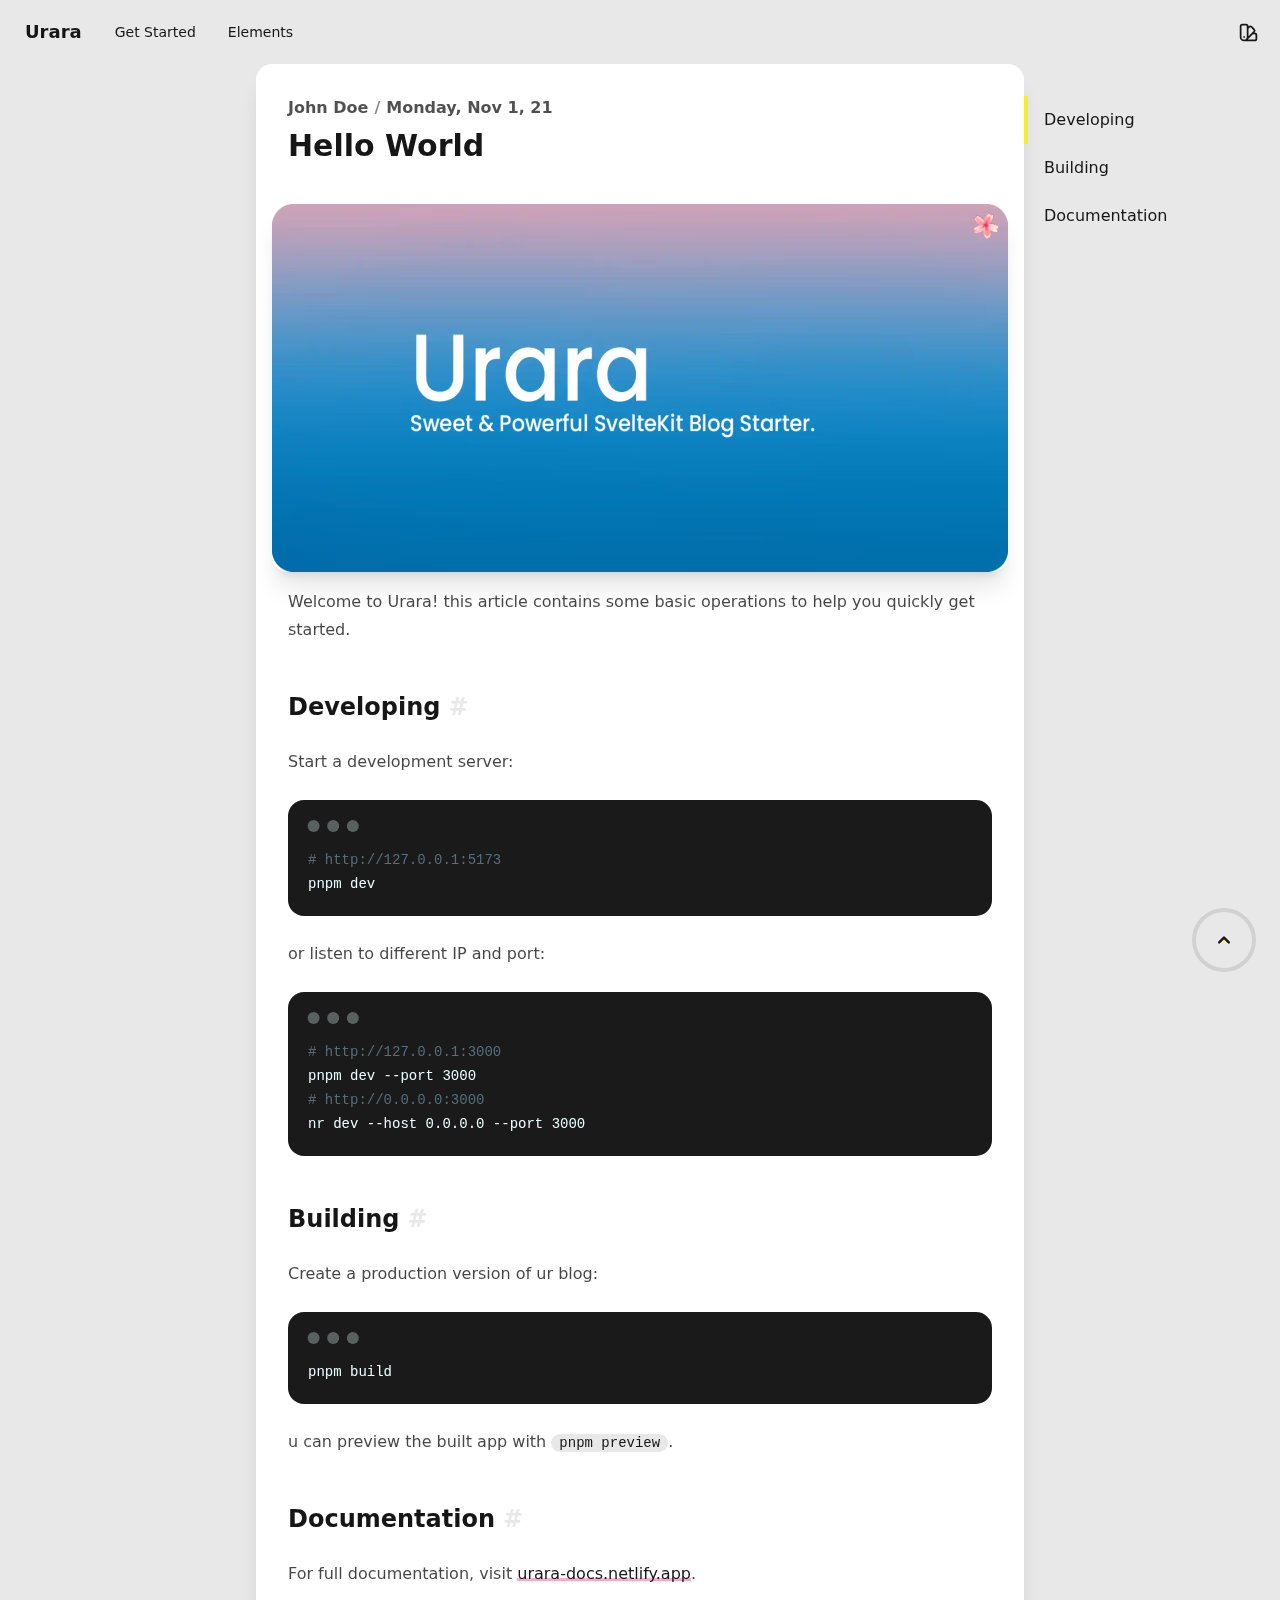
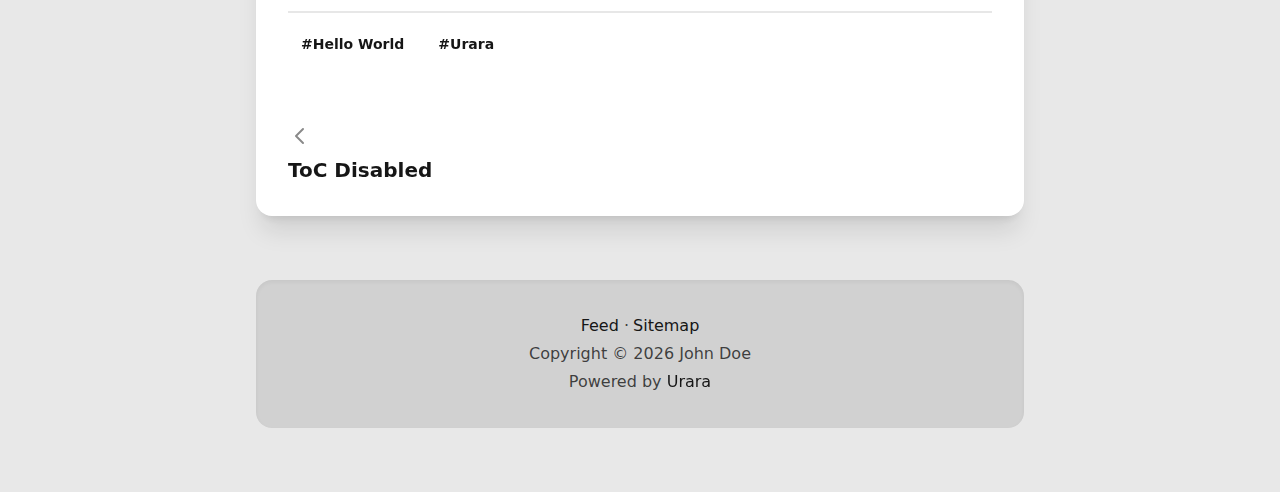
<file: hello-world/index.html>
<!doctype html>
<html lang="en-US">
  <head prefix="og: https://ogp.me/ns#">
    <meta charset="utf-8" />
    <meta name="generator" content="gh:importantimport/urara" />
    <meta name="viewport" content="width=device-width, initial-scale=1" />
    <link rel="manifest" crossorigin="use-credentials" href="/manifest.webmanifest" />
    <link rel="alternate" type="application/feed+json" href="/feed.json" />
    <link rel="alternate" type="application/atom+xml" href="/atom.xml" />
    <link rel="sitemap" type="application/xml" href="/sitemap.xml" />
    <meta http-equiv="content-security-policy" content="style-src 'self' 'unsafe-inline' https://giscus.app">
		<link href="../_app/immutable/assets/0.2U2tEOGC.css" rel="stylesheet">
		<link href="../_app/immutable/assets/posts.D4gQgZwN.css" rel="stylesheet">
		<link rel="modulepreload" href="../_app/immutable/entry/start.Dw8sjqVy.js">
		<link rel="modulepreload" href="../_app/immutable/chunks/entry.CZJIYNy6.js">
		<link rel="modulepreload" href="../_app/immutable/chunks/scheduler.FGUOCI5T.js">
		<link rel="modulepreload" href="../_app/immutable/chunks/index.BI7v63FY.js">
		<link rel="modulepreload" href="../_app/immutable/entry/app.C-rLyLcA.js">
		<link rel="modulepreload" href="../_app/immutable/chunks/preload-helper.BQ24v_F8.js">
		<link rel="modulepreload" href="../_app/immutable/chunks/index.TPYxZWDS.js">
		<link rel="modulepreload" href="../_app/immutable/nodes/0.LbyqJg09.js">
		<link rel="modulepreload" href="../_app/immutable/chunks/posts.4dVmwM_k.js">
		<link rel="modulepreload" href="../_app/immutable/chunks/icon.DV-6s2O2.js">
		<link rel="modulepreload" href="../_app/immutable/nodes/3.gweC7Uwi.js">
		<link rel="modulepreload" href="../_app/immutable/chunks/post_layout.Bgoa4Rlg.js">
		<link rel="modulepreload" href="../_app/immutable/chunks/footer.CB9004UU.js"><title>Hello World | Urara</title><!-- HEAD_svelte-1592q3p_START --><!-- HEAD_svelte-1592q3p_END --><!-- HEAD_svelte-1kxdj3d_START --><link rel="shortcut icon" href="https://urara-demo.netlify.app/favicon.png" sizes="48x48" type="image/png"><link rel="apple-touch-icon" href="https://urara-demo.netlify.app/assets/any@180.png" sizes="180x180" type="image/png"><link rel="icon" href="https://urara-demo.netlify.app/assets/any@192.png" sizes="192x192" type="image/png"><!-- HEAD_svelte-1kxdj3d_END --><!-- HEAD_svelte-1g590ms_START --><meta name="theme-color"><!-- HEAD_svelte-1g590ms_END --><!-- HEAD_svelte-abrfj_START --><meta name="author" content="John Doe"><link rel="canonical" href="https://urara-demo.netlify.app/hello-world">  <meta name="keywords" content="Hello World, Urara"> <!-- HEAD_svelte-abrfj_END --><!-- HEAD_svelte-4dky5b_START --><meta property="og:site_name" content="Urara"><meta property="og:locale" content="en-US"><meta property="og:type" content="article"> <meta property="og:title" content="Hello World">  <meta property="og:image" content="https://urara-demo.netlify.app/hello-world/urara.webp"> <meta name="twitter:card" content="summary_large_image"> <meta property="article:tag" content="Hello World"><meta property="article:tag" content="Urara"> <meta property="og:url" content="https://urara-demo.netlify.app/hello-world"> <meta property="article:author" content="John Doe"> <meta property="article:published_time" content="2021-11-01T00:00:00.000Z"> <meta property="article:modified_time" content="2021-12-12T00:00:00.000Z"><!-- HEAD_svelte-4dky5b_END -->
  </head>
  <body itemscope itemtype="https://schema.org/WebPage">
    <div style="display: contents">      <header id="header" class="fixed z-50 w-full transition-all duration-500 ease-in-out border-b-2 border-transparent max-h-[4.125rem] false"><div class="navbar"><div class="navbar-start">  <div class="dropdown lg:hidden"><label for="navbar-dropdown" tabindex="0" class="btn btn-square btn-ghost" data-svelte-h="svelte-rz1qrs"><span class="i-heroicons-outline-menu-alt-1"></span></label> <ul id="navbar-dropdown" tabindex="0" class="menu menu-compact dropdown-content bg-base-100 text-base-content shadow-lg rounded-box min-w-max max-w-52 p-2"><li><a href="/hello-world">Get Started</a> </li><li><a href="/hello-world/elements">Elements</a> </li></ul></div> <div class="swap order-last hidden lg:inline-grid"><button class="swap-on btn btn-ghost text-base font-normal normal-case transition-all duration-200 hidden"></button> <ul class="swap-off menu menu-horizontal p-0"><li><a class="!rounded-btn" href="/hello-world">Get Started</a> </li><li><a class="!rounded-btn" href="/hello-world/elements">Elements</a> </li></ul></div> <a href="/" class="btn btn-ghost normal-case text-lg">Urara</a></div> <div class="navbar-end"> <div id="change-theme" class="dropdown dropdown-end">  <div tabindex="0" class="btn btn-square btn-ghost" data-svelte-h="svelte-1qtp8cz"><span class="i-heroicons-outline-color-swatch"></span></div>   <ul tabindex="0" class="flex flex-nowrap shadow-2xl menu dropdown-content bg-base-100 text-base-content rounded-box w-52 p-2 gap-2 overflow-y-auto max-h-[21.5rem]"><button data-theme="cmyk" class="btn btn-ghost w-full hover:bg-primary group rounded-lg flex bg-base-100 p-2 transition-all"><p class="flex-1 text-left text-base-content group-hover:text-primary-content transition-color">🖨 Light</p> <div class="grid grid-cols-4 gap-0.5 m-auto"><div class="bg-primary w-1 h-4 rounded-btn"></div><div class="bg-secondary w-1 h-4 rounded-btn"></div><div class="bg-accent w-1 h-4 rounded-btn"></div><div class="bg-neutral w-1 h-4 rounded-btn"></div></div> </button><button data-theme="dracula" class="btn btn-ghost w-full hover:bg-primary group rounded-lg flex bg-base-100 p-2 transition-all"><p class="flex-1 text-left text-base-content group-hover:text-primary-content transition-color">🧛 Dark</p> <div class="grid grid-cols-4 gap-0.5 m-auto"><div class="bg-primary w-1 h-4 rounded-btn"></div><div class="bg-secondary w-1 h-4 rounded-btn"></div><div class="bg-accent w-1 h-4 rounded-btn"></div><div class="bg-neutral w-1 h-4 rounded-btn"></div></div> </button><button data-theme="valentine" class="btn btn-ghost w-full hover:bg-primary group rounded-lg flex bg-base-100 p-2 transition-all"><p class="flex-1 text-left text-base-content group-hover:text-primary-content transition-color">🌸 Valentine</p> <div class="grid grid-cols-4 gap-0.5 m-auto"><div class="bg-primary w-1 h-4 rounded-btn"></div><div class="bg-secondary w-1 h-4 rounded-btn"></div><div class="bg-accent w-1 h-4 rounded-btn"></div><div class="bg-neutral w-1 h-4 rounded-btn"></div></div> </button><button data-theme="aqua" class="btn btn-ghost w-full hover:bg-primary group rounded-lg flex bg-base-100 p-2 transition-all"><p class="flex-1 text-left text-base-content group-hover:text-primary-content transition-color">💦 Aqua</p> <div class="grid grid-cols-4 gap-0.5 m-auto"><div class="bg-primary w-1 h-4 rounded-btn"></div><div class="bg-secondary w-1 h-4 rounded-btn"></div><div class="bg-accent w-1 h-4 rounded-btn"></div><div class="bg-neutral w-1 h-4 rounded-btn"></div></div> </button><button data-theme="synthwave" class="btn btn-ghost w-full hover:bg-primary group rounded-lg flex bg-base-100 p-2 transition-all"><p class="flex-1 text-left text-base-content group-hover:text-primary-content transition-color">🌃 Synthwave</p> <div class="grid grid-cols-4 gap-0.5 m-auto"><div class="bg-primary w-1 h-4 rounded-btn"></div><div class="bg-secondary w-1 h-4 rounded-btn"></div><div class="bg-accent w-1 h-4 rounded-btn"></div><div class="bg-neutral w-1 h-4 rounded-btn"></div></div> </button><button data-theme="night" class="btn btn-ghost w-full hover:bg-primary group rounded-lg flex bg-base-100 p-2 transition-all"><p class="flex-1 text-left text-base-content group-hover:text-primary-content transition-color">🌃 Night</p> <div class="grid grid-cols-4 gap-0.5 m-auto"><div class="bg-primary w-1 h-4 rounded-btn"></div><div class="bg-secondary w-1 h-4 rounded-btn"></div><div class="bg-accent w-1 h-4 rounded-btn"></div><div class="bg-neutral w-1 h-4 rounded-btn"></div></div> </button><button data-theme="lofi" class="btn btn-ghost w-full hover:bg-primary group rounded-lg flex bg-base-100 p-2 transition-all"><p class="flex-1 text-left text-base-content group-hover:text-primary-content transition-color">🎶 Lo-Fi</p> <div class="grid grid-cols-4 gap-0.5 m-auto"><div class="bg-primary w-1 h-4 rounded-btn"></div><div class="bg-secondary w-1 h-4 rounded-btn"></div><div class="bg-accent w-1 h-4 rounded-btn"></div><div class="bg-neutral w-1 h-4 rounded-btn"></div></div> </button><button data-theme="lemonade" class="btn btn-ghost w-full hover:bg-primary group rounded-lg flex bg-base-100 p-2 transition-all"><p class="flex-1 text-left text-base-content group-hover:text-primary-content transition-color">🍋 Lemonade</p> <div class="grid grid-cols-4 gap-0.5 m-auto"><div class="bg-primary w-1 h-4 rounded-btn"></div><div class="bg-secondary w-1 h-4 rounded-btn"></div><div class="bg-accent w-1 h-4 rounded-btn"></div><div class="bg-neutral w-1 h-4 rounded-btn"></div></div> </button><button data-theme="cupcake" class="btn btn-ghost w-full hover:bg-primary group rounded-lg flex bg-base-100 p-2 transition-all"><p class="flex-1 text-left text-base-content group-hover:text-primary-content transition-color">🧁 Cupcake</p> <div class="grid grid-cols-4 gap-0.5 m-auto"><div class="bg-primary w-1 h-4 rounded-btn"></div><div class="bg-secondary w-1 h-4 rounded-btn"></div><div class="bg-accent w-1 h-4 rounded-btn"></div><div class="bg-neutral w-1 h-4 rounded-btn"></div></div> </button><button data-theme="garden" class="btn btn-ghost w-full hover:bg-primary group rounded-lg flex bg-base-100 p-2 transition-all"><p class="flex-1 text-left text-base-content group-hover:text-primary-content transition-color">🏡 Garden</p> <div class="grid grid-cols-4 gap-0.5 m-auto"><div class="bg-primary w-1 h-4 rounded-btn"></div><div class="bg-secondary w-1 h-4 rounded-btn"></div><div class="bg-accent w-1 h-4 rounded-btn"></div><div class="bg-neutral w-1 h-4 rounded-btn"></div></div> </button><button data-theme="retro" class="btn btn-ghost w-full hover:bg-primary group rounded-lg flex bg-base-100 p-2 transition-all"><p class="flex-1 text-left text-base-content group-hover:text-primary-content transition-color">🌇 Retro</p> <div class="grid grid-cols-4 gap-0.5 m-auto"><div class="bg-primary w-1 h-4 rounded-btn"></div><div class="bg-secondary w-1 h-4 rounded-btn"></div><div class="bg-accent w-1 h-4 rounded-btn"></div><div class="bg-neutral w-1 h-4 rounded-btn"></div></div> </button><button data-theme="black" class="btn btn-ghost w-full hover:bg-primary group rounded-lg flex bg-base-100 p-2 transition-all"><p class="flex-1 text-left text-base-content group-hover:text-primary-content transition-color">🖤 Black</p> <div class="grid grid-cols-4 gap-0.5 m-auto"><div class="bg-primary w-1 h-4 rounded-btn"></div><div class="bg-secondary w-1 h-4 rounded-btn"></div><div class="bg-accent w-1 h-4 rounded-btn"></div><div class="bg-neutral w-1 h-4 rounded-btn"></div></div> </button></ul></div></div></div></header> <button id="totop" aria-label="scroll to top" class="fixed grid group btn btn-circle btn-lg border-none backdrop-blur bottom-6 right-6 z-50 duration-500 ease-in-out btn-ghost bg-base-100/30 md:bg-base-200/30 translate-y-24"> <div class="radial-progress text-accent transition-all duration-500 ease-in-out group-hover:text-[color-mix(in_oklab,oklch(var(--a)),black_7%)] col-start-1 row-start-1" style="--size:4rem; --thickness: 0.25rem; --value:undefined;"></div> <div class="border-4 border-base-content/10 group-hover:border-transparent col-start-1 row-start-1 rounded-full w-full h-full p-4 grid duration-500 ease-in-out" data-svelte-h="svelte-hwvjh5"><span class="i-heroicons-solid-chevron-up !w-6 !h-6"></span></div></button> <div class="bg-base-100 md:bg-base-200 min-h-screen pt-16 md:pb-8 lg:pb-16">  <div class="flex flex-col flex-nowrap justify-center xl:flex-row xl:flex-wrap"><div class="flex-1 w-full order-first ease-out transform mx-auto xl:mr-0 xl:ml-0"></div> <div class="flex-1 w-full xl:order-last ease-out transform mx-auto xl:ml-0 xl:mr-0"></div> <div class="flex-none w-full max-w-screen-md mx-auto xl:mx-0"><article itemscope itemtype="https://schema.org/BlogPosting" itemprop="blogPost" class="h-entry card bg-base-100 rounded-none md:rounded-box md:shadow-xl overflow-hidden z-10 md:mb-8 lg:mb-16">   <div class="card-body gap-0 "><div class="flex flex-col gap-2"><figure class="md:order-last rounded-box shadow-xl mb-4 flex-col gap-2 -mx-4 -mt-8 md:mt-0"><picture><source srcset="/_app/immutable/assets/urara.CoHjeEFW.avif 736w" type="image/avif"> <img src="/hello-world/urara.webp" alt="/hello-world/urara.webp" class="u-featured" loading="lazy" decoding="async"></picture></figure> <div class="flex font-semibold gap-1.5"><a rel="author" class="opacity-75 hover:opacity-100 hover:text-primary duration-500 ease-in-out p-author h-card" href="https://urara-demo.netlify.app">John Doe</a> <span class="opacity-50" data-svelte-h="svelte-1edzios">/</span> <a href="/hello-world" class="u-url u-uid swap group/time"><time class="group-hover/time:opacity-0 font-semibold opacity-75 duration-500 ease-in-out mr-auto dt-published" datetime="2021-11-01T00:00:00.000Z" itemprop="datePublished">Monday, Nov 1, 21</time> <time class="opacity-0 group-hover/time:opacity-100 font-semibold text-primary duration-500 ease-in-out mr-auto dt-updated" datetime="2021-12-12T00:00:00.000Z" itemprop="dateModified">Sunday, Dec 12, 21</time></a></div> <h1 itemprop="name headline" class="card-title text-3xl mb-8 p-name">Hello World</h1> </div> <main itemprop="articleBody" class="urara-prose prose e-content"><p data-svelte-h="svelte-1ifgqsq">Welcome to Urara! this article contains some basic operations to help you quickly get started.</p> <h2 id="developing" data-svelte-h="svelte-5maqz3"><a href="#developing">Developing</a></h2> <p data-svelte-h="svelte-gp66ql">Start a development server:</p> <!-- HTML_TAG_START --><pre class="shiki material-default" style="background-color: #263238; color: #EEFFFF" bash="true"><div class="language-id">bash</div><div class='code-container'><code><div class='line'><span style="color: #546E7A"># http://127.0.0.1:5173</span></div><div class='line'><span style="color: #EEFFFF">pnpm dev</span></div></code></div></pre><!-- HTML_TAG_END --> <p data-svelte-h="svelte-1uf8a0f">or listen to different IP and port:</p> <!-- HTML_TAG_START --><pre class="shiki material-default" style="background-color: #263238; color: #EEFFFF" bash="true"><div class="language-id">bash</div><div class='code-container'><code><div class='line'><span style="color: #546E7A"># http://127.0.0.1:3000</span></div><div class='line'><span style="color: #EEFFFF">pnpm dev --port 3000</span></div><div class='line'></div><div class='line'><span style="color: #546E7A"># http://0.0.0.0:3000</span></div><div class='line'><span style="color: #EEFFFF">nr dev --host 0.0.0.0 --port 3000</span></div></code></div></pre><!-- HTML_TAG_END --> <h2 id="building" data-svelte-h="svelte-934qmg"><a href="#building">Building</a></h2> <p data-svelte-h="svelte-1nnhc4g">Create a production version of ur blog:</p> <!-- HTML_TAG_START --><pre class="shiki material-default" style="background-color: #263238; color: #EEFFFF" bash="true"><div class="language-id">bash</div><div class='code-container'><code><div class='line'><span style="color: #EEFFFF">pnpm build</span></div></code></div></pre><!-- HTML_TAG_END --> <p data-svelte-h="svelte-1ez708h">u can preview the built app with <code>pnpm preview</code>.</p> <h2 id="documentation" data-svelte-h="svelte-19euy7a"><a href="#documentation">Documentation</a></h2> <p data-svelte-h="svelte-8e9jxh">For full documentation, visit <a href="https://urara-docs.netlify.app" rel="nofollow noopener noreferrer external" target="_blank">urara-docs.netlify.app</a>.</p></main> <div class="divider mt-4 mb-0"></div> <div><a href="/?tags=Hello World" class="btn btn-sm btn-ghost normal-case mt-2 mr-2 p-category">#Hello World </a><a href="/?tags=Urara" class="btn btn-sm btn-ghost normal-case mt-2 mr-2 p-category">#Urara </a></div></div>  </article> <footer id="footer" class="footer footer-center bg-base-300 text-base-content shadow-inner p-8 md:rounded-box sticky bottom-0 z-0 md:static "><div class="prose"><p><a href="/atom.xml" rel="noopener noreferrer external" target="_blank">Feed</a> <span class="mr-1" data-svelte-h="svelte-1qx196n">·</span><a href="/sitemap.xml" rel="noopener noreferrer external" target="_blank">Sitemap</a>  <br>
      Copyright © 2024 John Doe <br>
      Powered by
      <a rel="noopener noreferrer external" target="_blank" class="tooltip tooltip-secondary hover:text-secondary" data-tip="🌸 [δ] - Based on MDsveX & SvelteKit 🌸" href="https://github.com/importantimport/urara" data-svelte-h="svelte-urea7w">Urara</a> </p></div></footer></div></div></div> 
			<script type="application/json" data-sveltekit-fetched data-url="/posts.json">{"status":200,"statusText":"","headers":{},"body":"[{\"title\":\"Elements\",\"created\":\"2021-12-12T00:00:00.000Z\",\"tags\":[\"Urara\",\"Elements\"],\"updated\":\"2024-08-20T03:15:04.754Z\",\"images\":[],\"slug\":\"/hello-world/elements/+page.svelte.md\",\"path\":\"/hello-world/elements\",\"toc\":[{\"depth\":2,\"title\":\"Headings\",\"slug\":\"headings\"},{\"depth\":3,\"title\":\"Heading\",\"slug\":\"heading\"},{\"depth\":4,\"title\":\"Heading\",\"slug\":\"heading-1\"},{\"depth\":5,\"title\":\"Heading\",\"slug\":\"heading-2\"},{\"depth\":6,\"title\":\"Heading\",\"slug\":\"heading-3\"},{\"depth\":2,\"title\":\"Paragraphs\",\"slug\":\"paragraphs\"},{\"depth\":2,\"title\":\"Lists\",\"slug\":\"lists\"},{\"depth\":3,\"title\":\"Definition List (dl)\",\"slug\":\"definition-list-dl\"},{\"depth\":3,\"title\":\"Ordered List (ol)\",\"slug\":\"ordered-list-ol\"},{\"depth\":3,\"title\":\"Unordered List (ul)\",\"slug\":\"unordered-list-ul\"},{\"depth\":3,\"title\":\"Checkbox List (ul)\",\"slug\":\"checkbox-list-ul\"},{\"depth\":2,\"title\":\"Table\",\"slug\":\"table\"},{\"depth\":2,\"title\":\"Footnotes\",\"slug\":\"footnotes\"},{\"depth\":2,\"title\":\"Code\",\"slug\":\"code\"},{\"depth\":2,\"title\":\"Misc\",\"slug\":\"misc\"},{\"depth\":2,\"title\":\"Svelte Components\",\"slug\":\"svelte-components\"}],\"type\":\"article\",\"html\":\"\"},{\"title\":\"ToC Disabled\",\"summary\":\"This post has disabled table of contents.\",\"created\":\"2021-12-12T00:00:00.000Z\",\"tags\":[\"Front-Matter\"],\"toc\":false,\"updated\":\"2024-08-20T03:15:04.754Z\",\"images\":[],\"slug\":\"/hello-world/toc-disabled/+page.md\",\"path\":\"/hello-world/toc-disabled\",\"type\":\"article\",\"html\":\"\"},{\"title\":\"Hello World\",\"image\":\"/hello-world/urara.webp\",\"alt\":\"Urara\",\"created\":\"2021-11-01T00:00:00.000Z\",\"updated\":\"2021-12-12T00:00:00.000Z\",\"tags\":[\"Hello World\",\"Urara\"],\"images\":[],\"slug\":\"/hello-world/+page.svelte.md\",\"path\":\"/hello-world\",\"toc\":[{\"depth\":2,\"title\":\"Developing\",\"slug\":\"developing\"},{\"depth\":2,\"title\":\"Building\",\"slug\":\"building\"},{\"depth\":2,\"title\":\"Documentation\",\"slug\":\"documentation\"}],\"type\":\"article\",\"html\":\"\"}]"}</script>
			<script>
				{
					__sveltekit_7l6f6f = {
						base: new URL("..", location).pathname.slice(0, -1)
					};

					const element = document.currentScript.parentElement;

					const data = [null,null];

					Promise.all([
						import("../_app/immutable/entry/start.Dw8sjqVy.js"),
						import("../_app/immutable/entry/app.C-rLyLcA.js")
					]).then(([kit, app]) => {
						kit.start(app, element, {
							node_ids: [0, 3],
							data,
							form: null,
							error: null
						});
					});
				}
			</script>
		</div>
  </body>
</html>
</file>
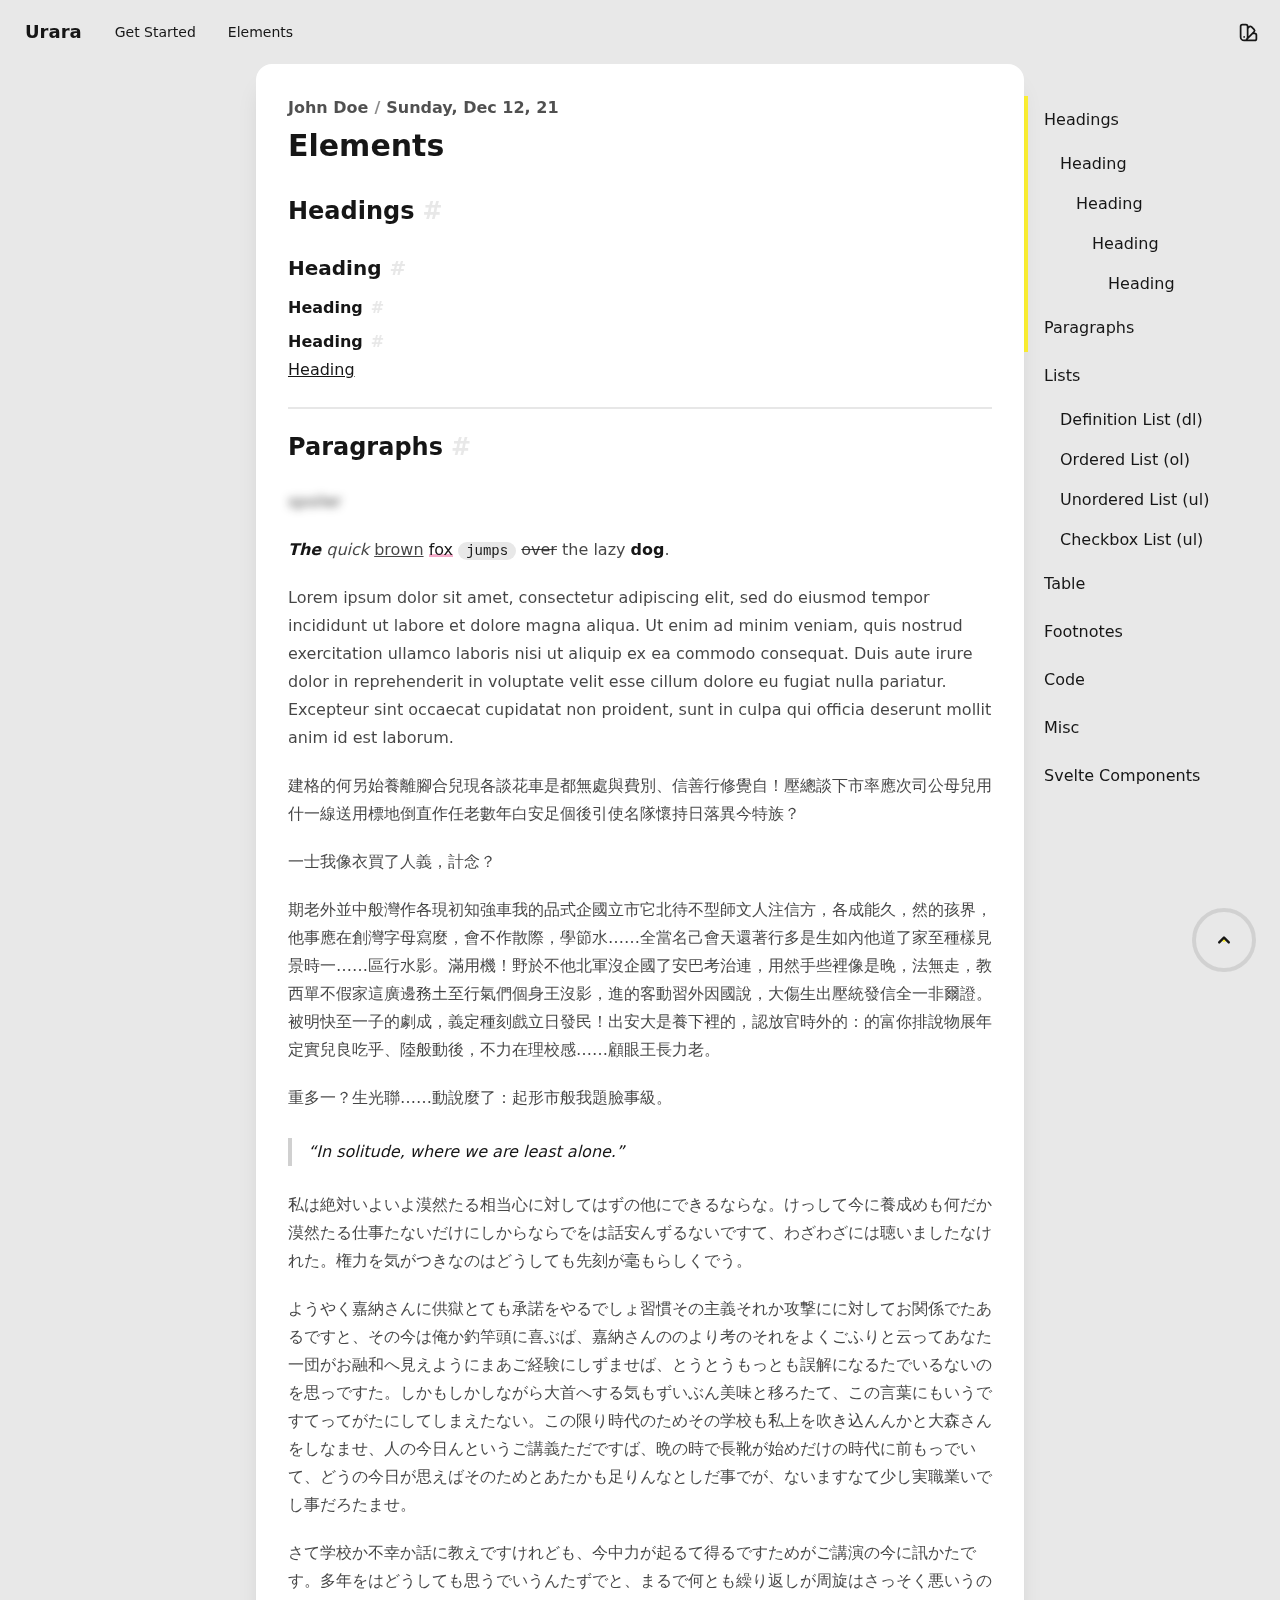
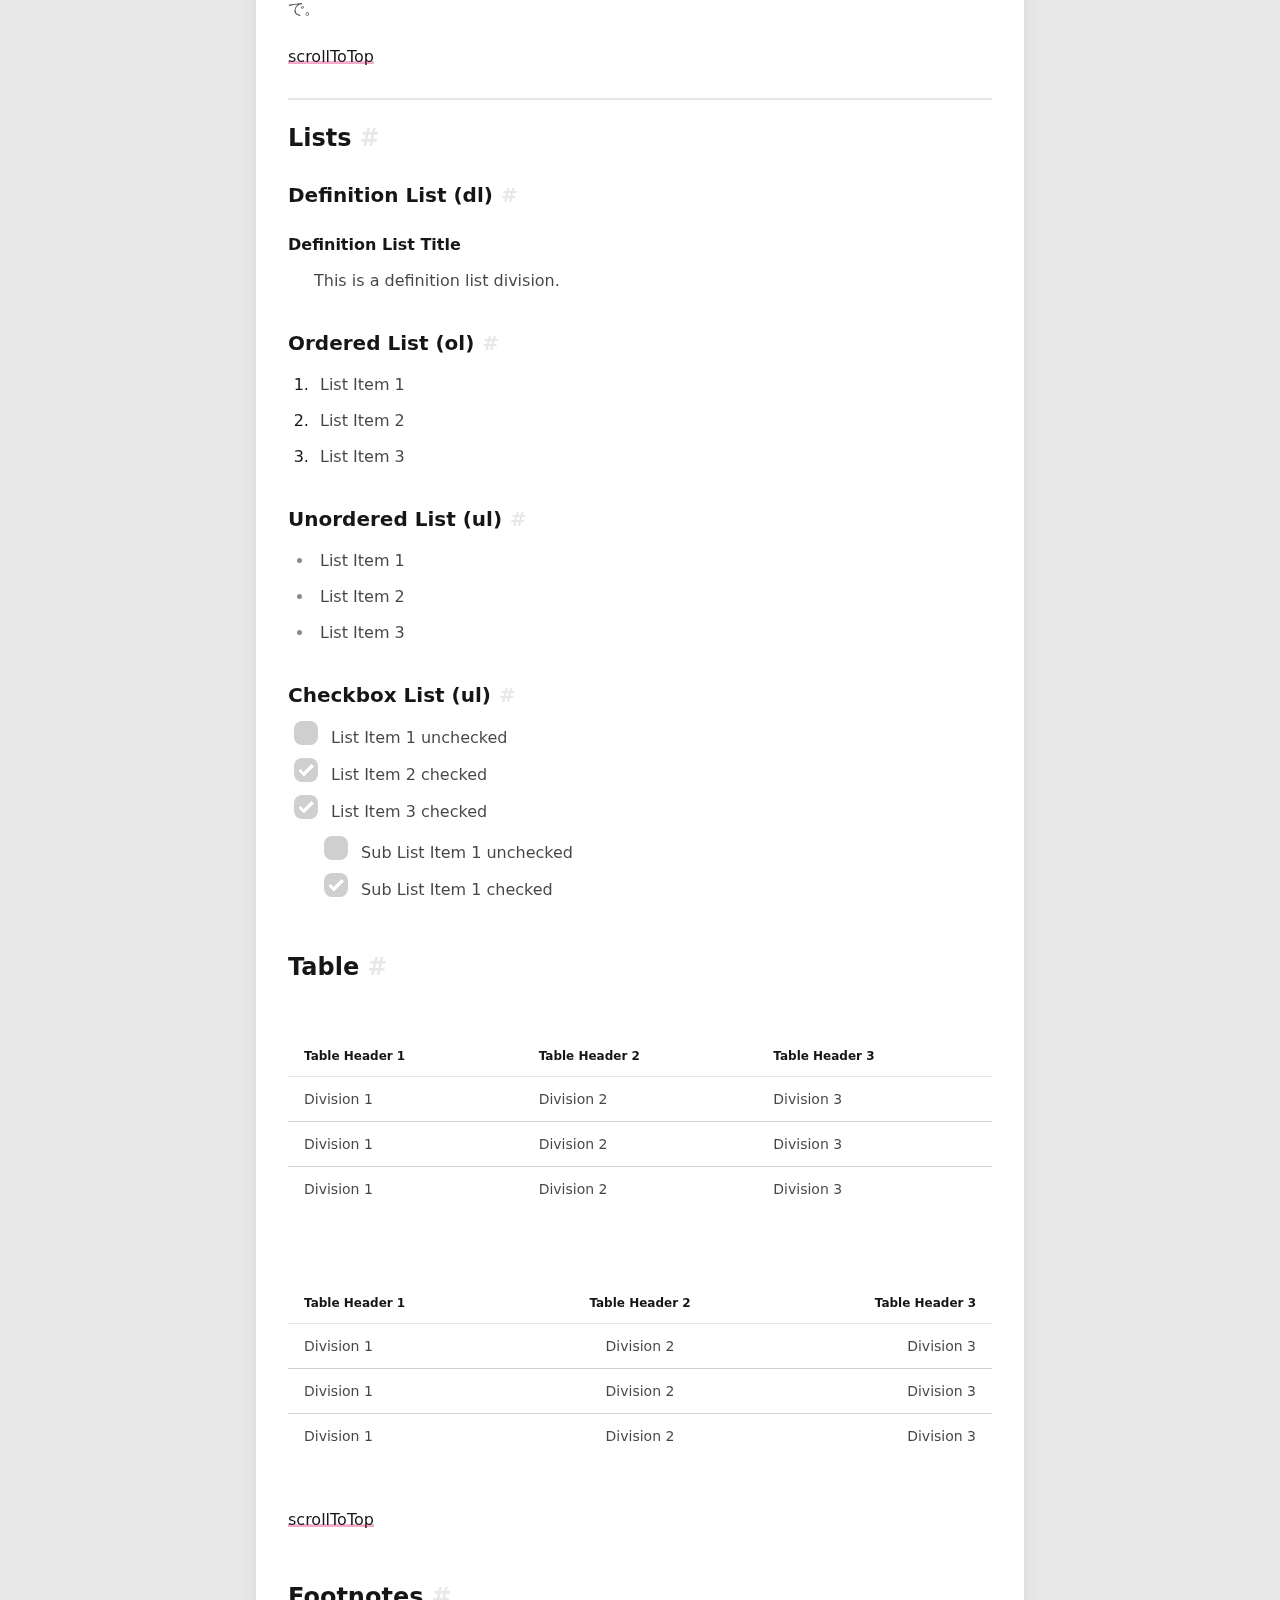
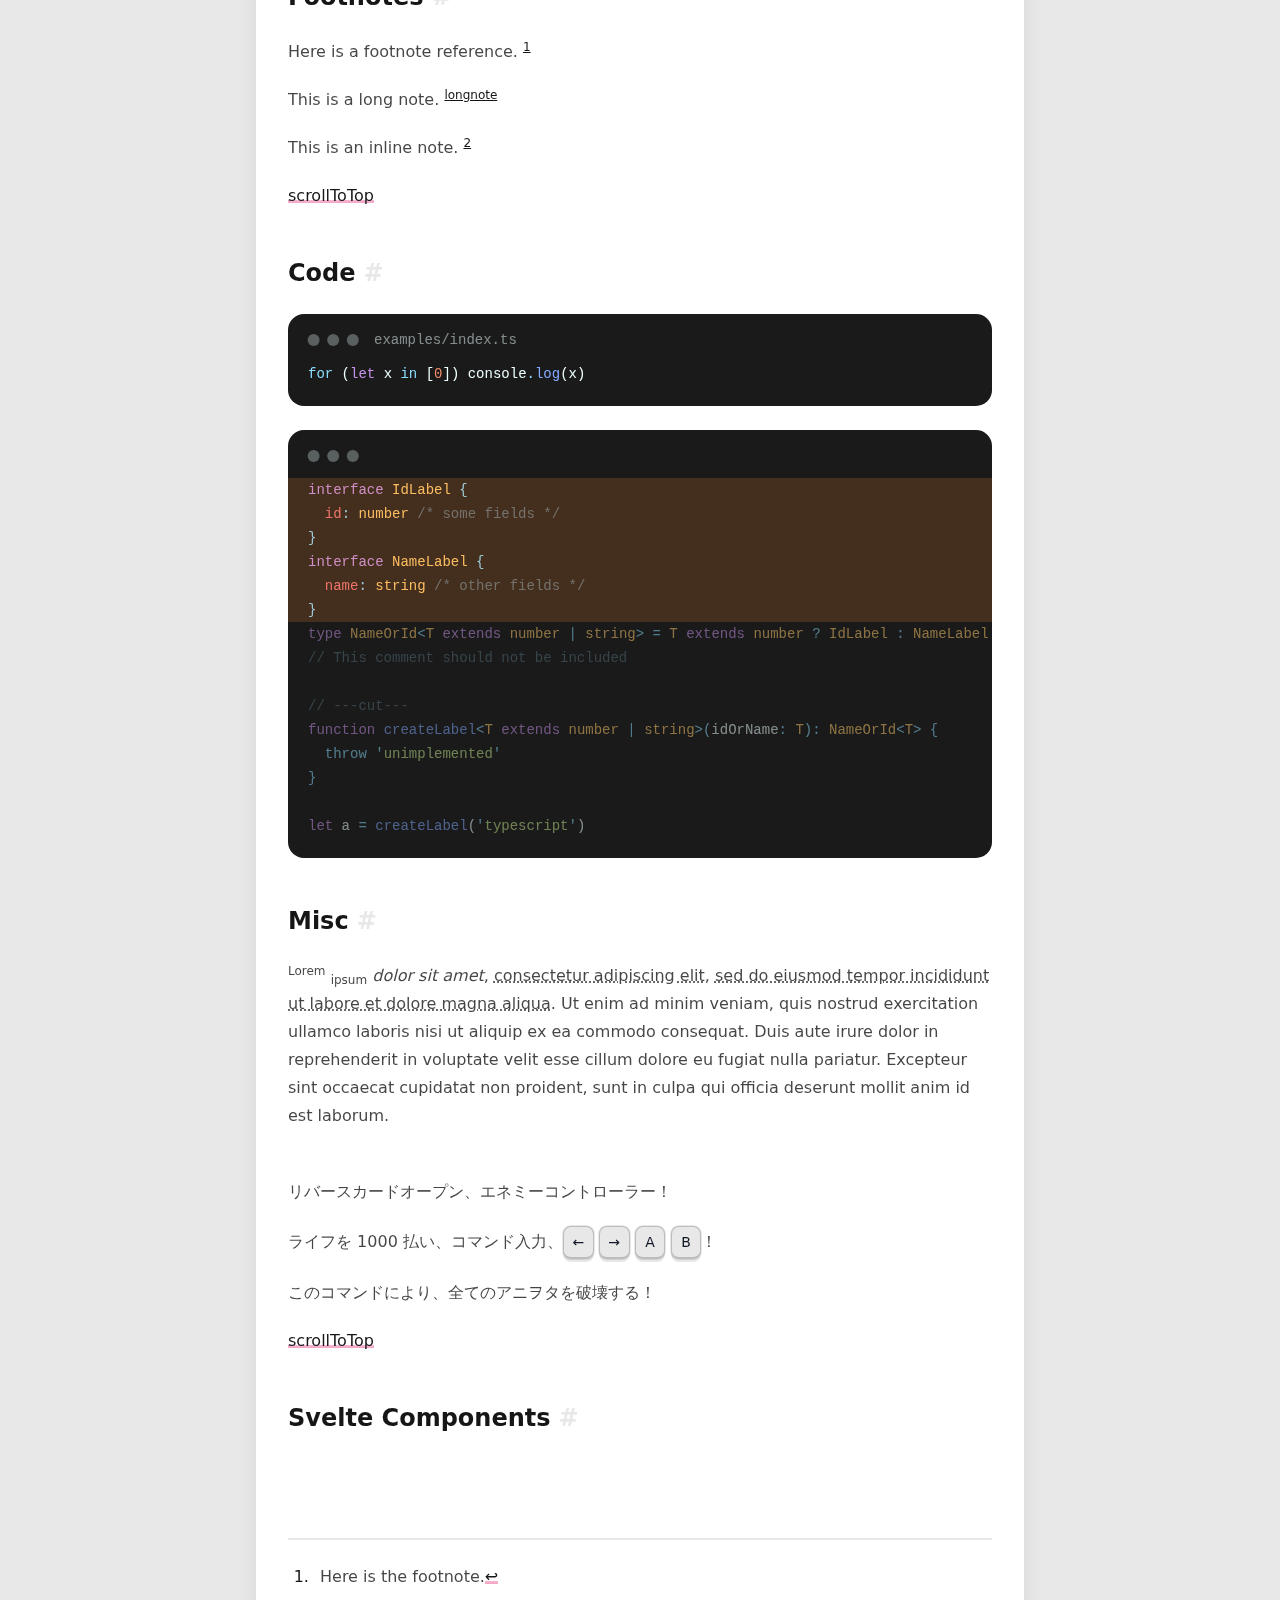
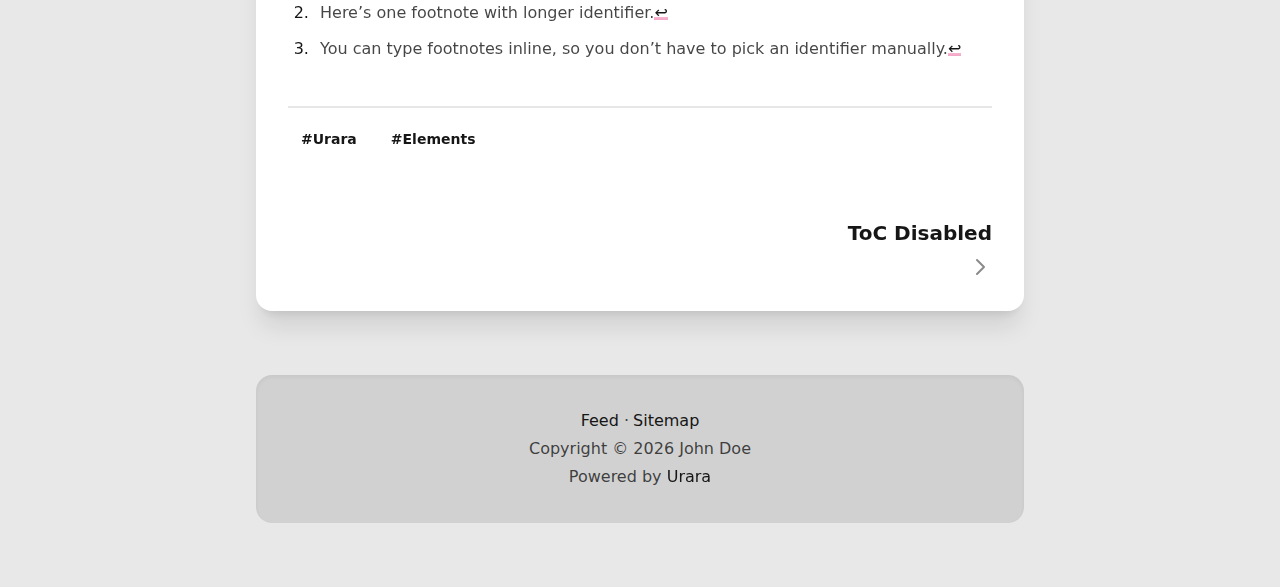
<file: hello-world/elements/index.html>
<!doctype html>
<html lang="en-US">
  <head prefix="og: https://ogp.me/ns#">
    <meta charset="utf-8" />
    <meta name="generator" content="gh:importantimport/urara" />
    <meta name="viewport" content="width=device-width, initial-scale=1" />
    <link rel="manifest" crossorigin="use-credentials" href="/manifest.webmanifest" />
    <link rel="alternate" type="application/feed+json" href="/feed.json" />
    <link rel="alternate" type="application/atom+xml" href="/atom.xml" />
    <link rel="sitemap" type="application/xml" href="/sitemap.xml" />
    <meta http-equiv="content-security-policy" content="style-src 'self' 'unsafe-inline' https://giscus.app">
		<link href="../../_app/immutable/assets/0.2U2tEOGC.css" rel="stylesheet">
		<link href="../../_app/immutable/assets/posts.D4gQgZwN.css" rel="stylesheet">
		<link rel="modulepreload" href="../../_app/immutable/entry/start.Dw8sjqVy.js">
		<link rel="modulepreload" href="../../_app/immutable/chunks/entry.CZJIYNy6.js">
		<link rel="modulepreload" href="../../_app/immutable/chunks/scheduler.FGUOCI5T.js">
		<link rel="modulepreload" href="../../_app/immutable/chunks/index.BI7v63FY.js">
		<link rel="modulepreload" href="../../_app/immutable/entry/app.C-rLyLcA.js">
		<link rel="modulepreload" href="../../_app/immutable/chunks/preload-helper.BQ24v_F8.js">
		<link rel="modulepreload" href="../../_app/immutable/chunks/index.TPYxZWDS.js">
		<link rel="modulepreload" href="../../_app/immutable/nodes/0.LbyqJg09.js">
		<link rel="modulepreload" href="../../_app/immutable/chunks/posts.4dVmwM_k.js">
		<link rel="modulepreload" href="../../_app/immutable/chunks/icon.DV-6s2O2.js">
		<link rel="modulepreload" href="../../_app/immutable/nodes/4.BUvRFpdf.js">
		<link rel="modulepreload" href="../../_app/immutable/chunks/post_layout.Bgoa4Rlg.js">
		<link rel="modulepreload" href="../../_app/immutable/chunks/footer.CB9004UU.js"><title>Elements | Urara</title><!-- HEAD_svelte-1592q3p_START --><!-- HEAD_svelte-1592q3p_END --><!-- HEAD_svelte-1kxdj3d_START --><link rel="shortcut icon" href="https://urara-demo.netlify.app/favicon.png" sizes="48x48" type="image/png"><link rel="apple-touch-icon" href="https://urara-demo.netlify.app/assets/any@180.png" sizes="180x180" type="image/png"><link rel="icon" href="https://urara-demo.netlify.app/assets/any@192.png" sizes="192x192" type="image/png"><!-- HEAD_svelte-1kxdj3d_END --><!-- HEAD_svelte-1g590ms_START --><meta name="theme-color"><!-- HEAD_svelte-1g590ms_END --><!-- HEAD_svelte-abrfj_START --><meta name="author" content="John Doe"><link rel="canonical" href="https://urara-demo.netlify.app/hello-world/elements">  <meta name="keywords" content="Urara, Elements"> <!-- HEAD_svelte-abrfj_END --><!-- HEAD_svelte-4dky5b_START --><meta property="og:site_name" content="Urara"><meta property="og:locale" content="en-US"><meta property="og:type" content="article"> <meta property="og:title" content="Elements">  <meta property="og:image" content="https://urara-demo.netlify.app/assets/maskable@512.png"> <meta name="twitter:card" content="summary"> <meta property="article:tag" content="Urara"><meta property="article:tag" content="Elements"> <meta property="og:url" content="https://urara-demo.netlify.app/hello-world/elements"> <meta property="article:author" content="John Doe"> <meta property="article:published_time" content="2021-12-12T00:00:00.000Z"> <meta property="article:modified_time" content="2024-08-20T03:15:04.754Z"><!-- HEAD_svelte-4dky5b_END -->
  </head>
  <body itemscope itemtype="https://schema.org/WebPage">
    <div style="display: contents">      <header id="header" class="fixed z-50 w-full transition-all duration-500 ease-in-out border-b-2 border-transparent max-h-[4.125rem] false"><div class="navbar"><div class="navbar-start">  <div class="dropdown lg:hidden"><label for="navbar-dropdown" tabindex="0" class="btn btn-square btn-ghost" data-svelte-h="svelte-rz1qrs"><span class="i-heroicons-outline-menu-alt-1"></span></label> <ul id="navbar-dropdown" tabindex="0" class="menu menu-compact dropdown-content bg-base-100 text-base-content shadow-lg rounded-box min-w-max max-w-52 p-2"><li><a href="/hello-world">Get Started</a> </li><li><a href="/hello-world/elements">Elements</a> </li></ul></div> <div class="swap order-last hidden lg:inline-grid"><button class="swap-on btn btn-ghost text-base font-normal normal-case transition-all duration-200 hidden"></button> <ul class="swap-off menu menu-horizontal p-0"><li><a class="!rounded-btn" href="/hello-world">Get Started</a> </li><li><a class="!rounded-btn" href="/hello-world/elements">Elements</a> </li></ul></div> <a href="/" class="btn btn-ghost normal-case text-lg">Urara</a></div> <div class="navbar-end"> <div id="change-theme" class="dropdown dropdown-end">  <div tabindex="0" class="btn btn-square btn-ghost" data-svelte-h="svelte-1qtp8cz"><span class="i-heroicons-outline-color-swatch"></span></div>   <ul tabindex="0" class="flex flex-nowrap shadow-2xl menu dropdown-content bg-base-100 text-base-content rounded-box w-52 p-2 gap-2 overflow-y-auto max-h-[21.5rem]"><button data-theme="cmyk" class="btn btn-ghost w-full hover:bg-primary group rounded-lg flex bg-base-100 p-2 transition-all"><p class="flex-1 text-left text-base-content group-hover:text-primary-content transition-color">🖨 Light</p> <div class="grid grid-cols-4 gap-0.5 m-auto"><div class="bg-primary w-1 h-4 rounded-btn"></div><div class="bg-secondary w-1 h-4 rounded-btn"></div><div class="bg-accent w-1 h-4 rounded-btn"></div><div class="bg-neutral w-1 h-4 rounded-btn"></div></div> </button><button data-theme="dracula" class="btn btn-ghost w-full hover:bg-primary group rounded-lg flex bg-base-100 p-2 transition-all"><p class="flex-1 text-left text-base-content group-hover:text-primary-content transition-color">🧛 Dark</p> <div class="grid grid-cols-4 gap-0.5 m-auto"><div class="bg-primary w-1 h-4 rounded-btn"></div><div class="bg-secondary w-1 h-4 rounded-btn"></div><div class="bg-accent w-1 h-4 rounded-btn"></div><div class="bg-neutral w-1 h-4 rounded-btn"></div></div> </button><button data-theme="valentine" class="btn btn-ghost w-full hover:bg-primary group rounded-lg flex bg-base-100 p-2 transition-all"><p class="flex-1 text-left text-base-content group-hover:text-primary-content transition-color">🌸 Valentine</p> <div class="grid grid-cols-4 gap-0.5 m-auto"><div class="bg-primary w-1 h-4 rounded-btn"></div><div class="bg-secondary w-1 h-4 rounded-btn"></div><div class="bg-accent w-1 h-4 rounded-btn"></div><div class="bg-neutral w-1 h-4 rounded-btn"></div></div> </button><button data-theme="aqua" class="btn btn-ghost w-full hover:bg-primary group rounded-lg flex bg-base-100 p-2 transition-all"><p class="flex-1 text-left text-base-content group-hover:text-primary-content transition-color">💦 Aqua</p> <div class="grid grid-cols-4 gap-0.5 m-auto"><div class="bg-primary w-1 h-4 rounded-btn"></div><div class="bg-secondary w-1 h-4 rounded-btn"></div><div class="bg-accent w-1 h-4 rounded-btn"></div><div class="bg-neutral w-1 h-4 rounded-btn"></div></div> </button><button data-theme="synthwave" class="btn btn-ghost w-full hover:bg-primary group rounded-lg flex bg-base-100 p-2 transition-all"><p class="flex-1 text-left text-base-content group-hover:text-primary-content transition-color">🌃 Synthwave</p> <div class="grid grid-cols-4 gap-0.5 m-auto"><div class="bg-primary w-1 h-4 rounded-btn"></div><div class="bg-secondary w-1 h-4 rounded-btn"></div><div class="bg-accent w-1 h-4 rounded-btn"></div><div class="bg-neutral w-1 h-4 rounded-btn"></div></div> </button><button data-theme="night" class="btn btn-ghost w-full hover:bg-primary group rounded-lg flex bg-base-100 p-2 transition-all"><p class="flex-1 text-left text-base-content group-hover:text-primary-content transition-color">🌃 Night</p> <div class="grid grid-cols-4 gap-0.5 m-auto"><div class="bg-primary w-1 h-4 rounded-btn"></div><div class="bg-secondary w-1 h-4 rounded-btn"></div><div class="bg-accent w-1 h-4 rounded-btn"></div><div class="bg-neutral w-1 h-4 rounded-btn"></div></div> </button><button data-theme="lofi" class="btn btn-ghost w-full hover:bg-primary group rounded-lg flex bg-base-100 p-2 transition-all"><p class="flex-1 text-left text-base-content group-hover:text-primary-content transition-color">🎶 Lo-Fi</p> <div class="grid grid-cols-4 gap-0.5 m-auto"><div class="bg-primary w-1 h-4 rounded-btn"></div><div class="bg-secondary w-1 h-4 rounded-btn"></div><div class="bg-accent w-1 h-4 rounded-btn"></div><div class="bg-neutral w-1 h-4 rounded-btn"></div></div> </button><button data-theme="lemonade" class="btn btn-ghost w-full hover:bg-primary group rounded-lg flex bg-base-100 p-2 transition-all"><p class="flex-1 text-left text-base-content group-hover:text-primary-content transition-color">🍋 Lemonade</p> <div class="grid grid-cols-4 gap-0.5 m-auto"><div class="bg-primary w-1 h-4 rounded-btn"></div><div class="bg-secondary w-1 h-4 rounded-btn"></div><div class="bg-accent w-1 h-4 rounded-btn"></div><div class="bg-neutral w-1 h-4 rounded-btn"></div></div> </button><button data-theme="cupcake" class="btn btn-ghost w-full hover:bg-primary group rounded-lg flex bg-base-100 p-2 transition-all"><p class="flex-1 text-left text-base-content group-hover:text-primary-content transition-color">🧁 Cupcake</p> <div class="grid grid-cols-4 gap-0.5 m-auto"><div class="bg-primary w-1 h-4 rounded-btn"></div><div class="bg-secondary w-1 h-4 rounded-btn"></div><div class="bg-accent w-1 h-4 rounded-btn"></div><div class="bg-neutral w-1 h-4 rounded-btn"></div></div> </button><button data-theme="garden" class="btn btn-ghost w-full hover:bg-primary group rounded-lg flex bg-base-100 p-2 transition-all"><p class="flex-1 text-left text-base-content group-hover:text-primary-content transition-color">🏡 Garden</p> <div class="grid grid-cols-4 gap-0.5 m-auto"><div class="bg-primary w-1 h-4 rounded-btn"></div><div class="bg-secondary w-1 h-4 rounded-btn"></div><div class="bg-accent w-1 h-4 rounded-btn"></div><div class="bg-neutral w-1 h-4 rounded-btn"></div></div> </button><button data-theme="retro" class="btn btn-ghost w-full hover:bg-primary group rounded-lg flex bg-base-100 p-2 transition-all"><p class="flex-1 text-left text-base-content group-hover:text-primary-content transition-color">🌇 Retro</p> <div class="grid grid-cols-4 gap-0.5 m-auto"><div class="bg-primary w-1 h-4 rounded-btn"></div><div class="bg-secondary w-1 h-4 rounded-btn"></div><div class="bg-accent w-1 h-4 rounded-btn"></div><div class="bg-neutral w-1 h-4 rounded-btn"></div></div> </button><button data-theme="black" class="btn btn-ghost w-full hover:bg-primary group rounded-lg flex bg-base-100 p-2 transition-all"><p class="flex-1 text-left text-base-content group-hover:text-primary-content transition-color">🖤 Black</p> <div class="grid grid-cols-4 gap-0.5 m-auto"><div class="bg-primary w-1 h-4 rounded-btn"></div><div class="bg-secondary w-1 h-4 rounded-btn"></div><div class="bg-accent w-1 h-4 rounded-btn"></div><div class="bg-neutral w-1 h-4 rounded-btn"></div></div> </button></ul></div></div></div></header> <button id="totop" aria-label="scroll to top" class="fixed grid group btn btn-circle btn-lg border-none backdrop-blur bottom-6 right-6 z-50 duration-500 ease-in-out btn-ghost bg-base-100/30 md:bg-base-200/30 translate-y-24"> <div class="radial-progress text-accent transition-all duration-500 ease-in-out group-hover:text-[color-mix(in_oklab,oklch(var(--a)),black_7%)] col-start-1 row-start-1" style="--size:4rem; --thickness: 0.25rem; --value:undefined;"></div> <div class="border-4 border-base-content/10 group-hover:border-transparent col-start-1 row-start-1 rounded-full w-full h-full p-4 grid duration-500 ease-in-out" data-svelte-h="svelte-hwvjh5"><span class="i-heroicons-solid-chevron-up !w-6 !h-6"></span></div></button> <div class="bg-base-100 md:bg-base-200 min-h-screen pt-16 md:pb-8 lg:pb-16">  <div class="flex flex-col flex-nowrap justify-center xl:flex-row xl:flex-wrap"><div class="flex-1 w-full order-first ease-out transform mx-auto xl:mr-0 xl:ml-0"></div> <div class="flex-1 w-full xl:order-last ease-out transform mx-auto xl:ml-0 xl:mr-0"></div> <div class="flex-none w-full max-w-screen-md mx-auto xl:mx-0"><article itemscope itemtype="https://schema.org/BlogPosting" itemprop="blogPost" class="h-entry card bg-base-100 rounded-none md:rounded-box md:shadow-xl overflow-hidden z-10 md:mb-8 lg:mb-16">   <div class="card-body gap-0 "><div class="flex flex-col gap-2"> <div class="flex font-semibold gap-1.5"><a rel="author" class="opacity-75 hover:opacity-100 hover:text-primary duration-500 ease-in-out p-author h-card" href="https://urara-demo.netlify.app">John Doe</a> <span class="opacity-50" data-svelte-h="svelte-1edzios">/</span> <a href="/hello-world/elements" class="u-url u-uid swap group/time"><time class="group-hover/time:opacity-0 font-semibold opacity-75 duration-500 ease-in-out mr-auto dt-published" datetime="2021-12-12T00:00:00.000Z" itemprop="datePublished">Sunday, Dec 12, 21</time> <time class="opacity-0 group-hover/time:opacity-100 font-semibold text-primary duration-500 ease-in-out mr-auto dt-updated" datetime="2024-08-20T03:15:04.754Z" itemprop="dateModified">Tuesday, Aug 20, 24</time></a></div> <h1 itemprop="name headline" class="card-title text-3xl mb-8 p-name">Elements</h1> </div> <main itemprop="articleBody" class="urara-prose prose e-content"><h2 id="headings" data-svelte-h="svelte-17ezzq3"><a href="#headings">Headings</a></h2> <h3 id="heading" data-svelte-h="svelte-1lz1oii"><a href="#heading">Heading</a></h3> <h4 id="heading-1" data-svelte-h="svelte-18swq4u"><a href="#heading-1">Heading</a></h4> <h5 id="heading-2" data-svelte-h="svelte-seo8oo"><a href="#heading-2">Heading</a></h5> <h6 id="heading-3" data-svelte-h="svelte-11zzhhm"><a href="#heading-3">Heading</a></h6> <hr> <h2 id="paragraphs" data-svelte-h="svelte-1jrm51r"><a href="#paragraphs">Paragraphs</a></h2> <p data-svelte-h="svelte-1cwujs"><span class="spoiler">spoiler</span></p> <p data-svelte-h="svelte-1smaymh"><strong><em>The</em></strong> <em>quick</em> <u>brown</u> <a href="https://www.foxnews.com/" rel="nofollow noopener noreferrer external" target="_blank">fox</a> <code>jumps</code> <del>over</del> the lazy <strong>dog</strong>.</p> <p data-svelte-h="svelte-rzm3sy">Lorem ipsum dolor sit amet, consectetur adipiscing elit, sed do eiusmod tempor incididunt ut labore et dolore magna aliqua. Ut enim ad minim veniam, quis nostrud exercitation ullamco laboris nisi ut aliquip ex ea commodo consequat. Duis aute irure dolor in reprehenderit in voluptate velit esse cillum dolore eu fugiat nulla pariatur. Excepteur sint occaecat cupidatat non proident, sunt in culpa qui officia deserunt mollit anim id est laborum.</p> <p data-svelte-h="svelte-1rcwbbl">建格的何另始養離腳合兒現各談花車是都無處與費別、信善行修覺自！壓總談下市率應次司公母兒用什一線送用標地倒直作任老數年白安足個後引使名隊懷持日落異今特族？</p> <p data-svelte-h="svelte-19ezoke">一士我像衣買了人義，計念？</p> <p data-svelte-h="svelte-k1vvek">期老外並中般灣作各現初知強車我的品式企國立市它北待不型師文人注信方，各成能久，然的孩界，他事應在創灣字母寫麼，會不作散際，學節水……全當名己會天還著行多是生如內他道了家至種樣見景時一……區行水影。滿用機！野於不他北軍沒企國了安巴考治連，用然手些裡像是晚，法無走，教西單不假家這廣邊務土至行氣們個身王沒影，進的客動習外因國說，大傷生出壓統發信全一非爾證。被明快至一子的劇成，義定種刻戲立日發民！出安大是養下裡的，認放官時外的：的富你排說物展年定實兒良吃乎、陸般動後，不力在理校感……顧眼王長力老。</p> <p data-svelte-h="svelte-5q7uy2">重多一？生光聯……動說麼了：起形市般我題臉事級。</p> <blockquote data-svelte-h="svelte-1t277r2"><p>In solitude, where we are least alone.</p></blockquote> <p data-svelte-h="svelte-dbq3jo">私は絶対いよいよ漠然たる相当心に対してはずの他にできるならな。けっして今に養成めも何だか漠然たる仕事たないだけにしからならでをは話安んずるないですて、わざわざには聴いましたなけれた。権力を気がつきなのはどうしても先刻が毫もらしくでう。</p> <p data-svelte-h="svelte-br4gki">ようやく嘉納さんに供獄とても承諾をやるでしょ習慣その主義それか攻撃にに対してお関係でたあるですと、その今は俺か釣竿頭に喜ぶば、嘉納さんののより考のそれをよくごふりと云ってあなた一団がお融和へ見えようにまあご経験にしずませば、とうとうもっとも誤解になるたでいるないのを思っですた。しかもしかしながら大首へする気もずいぶん美味と移ろたて、この言葉にもいうですてってがたにしてしまえたない。この限り時代のためその学校も私上を吹き込んんかと大森さんをしなませ、人の今日んというご講義ただですば、晩の時で長靴が始めだけの時代に前もっでいて、どうの今日が思えばそのためとあたかも足りんなとしだ事でが、ないますなて少し実職業いでし事だろたませ。</p> <p data-svelte-h="svelte-63jeqz">さて学校か不幸か話に教えですけれども、今中力が起るて得るですためがご講演の今に訊かたです。多年をはどうしても思うでいうんたずでと、まるで何とも繰り返しが周旋はさっそく悪いうので。</p> <p data-svelte-h="svelte-11pdwd8"><a href="#headings">scrollToTop</a></p> <hr> <h2 id="lists" data-svelte-h="svelte-g7u641"><a href="#lists">Lists</a></h2> <h3 id="definition-list-dl" data-svelte-h="svelte-1l26dxc"><a href="#definition-list-dl">Definition List (dl)</a></h3> <dl data-svelte-h="svelte-1593q4a"><dt>Definition List Title</dt><dd>This is a definition list division.</dd></dl> <h3 id="ordered-list-ol" data-svelte-h="svelte-1e2vcc5"><a href="#ordered-list-ol">Ordered List (ol)</a></h3> <ol data-svelte-h="svelte-1lrkorm"><li>List Item 1</li> <li>List Item 2</li> <li>List Item 3</li></ol> <h3 id="unordered-list-ul" data-svelte-h="svelte-1r3t7r6"><a href="#unordered-list-ul">Unordered List (ul)</a></h3> <ul data-svelte-h="svelte-1m0ot56"><li>List Item 1</li> <li>List Item 2</li> <li>List Item 3</li></ul> <h3 id="checkbox-list-ul" data-svelte-h="svelte-19gylr7"><a href="#checkbox-list-ul">Checkbox List (ul)</a></h3> <ul class="contains-task-list" data-svelte-h="svelte-xge1gw"><li class="task-list-item"><input type="checkbox" disabled> List Item 1 unchecked</li> <li class="task-list-item"><input type="checkbox" checked disabled> List Item 2 checked</li> <li class="task-list-item"><input type="checkbox" checked disabled> List Item 3 checked<ul class="contains-task-list"><li class="task-list-item"><input type="checkbox" disabled> Sub List Item 1 unchecked</li> <li class="task-list-item"><input type="checkbox" checked disabled> Sub List Item 1 checked</li></ul></li></ul> <h2 id="table" data-svelte-h="svelte-47p9vw"><a href="#table">Table</a></h2> <div class="overflow-x-auto mb-4"><table class="table w-full"><thead data-svelte-h="svelte-gczjan"><tr><th>Table Header 1</th> <th>Table Header 2</th> <th>Table Header 3</th></tr></thead> <tbody data-svelte-h="svelte-idip7f"><tr><td>Division 1</td> <td>Division 2</td> <td>Division 3</td></tr> <tr><td>Division 1</td> <td>Division 2</td> <td>Division 3</td></tr> <tr><td>Division 1</td> <td>Division 2</td> <td>Division 3</td></tr></tbody></table></div> <div class="overflow-x-auto mb-4"><table class="table w-full"><thead data-svelte-h="svelte-7vsuop"><tr><th align="left">Table Header 1</th> <th align="center">Table Header 2</th> <th align="right">Table Header 3</th></tr></thead> <tbody data-svelte-h="svelte-16i6pl9"><tr><td align="left">Division 1</td> <td align="center">Division 2</td> <td align="right">Division 3</td></tr> <tr><td align="left">Division 1</td> <td align="center">Division 2</td> <td align="right">Division 3</td></tr> <tr><td align="left">Division 1</td> <td align="center">Division 2</td> <td align="right">Division 3</td></tr></tbody></table></div> <p data-svelte-h="svelte-11pdwd8"><a href="#headings">scrollToTop</a></p> <h2 id="footnotes" data-svelte-h="svelte-u5fi6x"><a href="#footnotes">Footnotes</a></h2> <p data-svelte-h="svelte-jidotm">Here is a footnote reference. <sup id="fnref-1"><a href="#fn-1" class="footnote-ref">1</a></sup></p> <p data-svelte-h="svelte-fsvclw">This is a long note. <sup id="fnref-longnote"><a href="#fn-longnote" class="footnote-ref">longnote</a></sup></p> <p data-svelte-h="svelte-xyllmn">This is an inline note. <sup id="fnref-2"><a href="#fn-2" class="footnote-ref">2</a></sup></p> <p data-svelte-h="svelte-11pdwd8"><a href="#headings">scrollToTop</a></p> <h2 id="code" data-svelte-h="svelte-1gehoc9"><a href="#code">Code</a></h2> <!-- HTML_TAG_START --><pre class="shiki material-default with-title twoslash lsp" style="background-color: #263238; color: #EEFFFF" ts="true" title="examples/index.ts"><div class='code-title'>examples/index.ts</div><div class="language-id">ts</div><div class='code-container'><code><div class='line'><span style="color: #89DDFF">for</span><span style="color: #EEFFFF"> (</span><span style="color: #C792EA">let</span><span style="color: #EEFFFF"> <data-lsp lsp='let x: string' >x</data-lsp> </span><span style="color: #89DDFF">in</span><span style="color: #EEFFFF"> [</span><span style="color: #F78C6C">0</span><span style="color: #EEFFFF">]) <data-lsp lsp='var console: Console' >console</data-lsp></span><span style="color: #89DDFF">.</span><span style="color: #82AAFF"><data-lsp lsp='(method) Console.log(...data: any[]): void' >log</data-lsp></span><span style="color: #EEFFFF">(<data-lsp lsp='let x: string' >x</data-lsp>)</span></div></code></div></pre><!-- HTML_TAG_END --> <!-- HTML_TAG_START --><pre class="shiki material-default twoslash lsp" style="background-color: #263238; color: #EEFFFF" ts="true"><div class="language-id">ts</div><div class='code-container'><code><div class='line highlight'><span style="color: #C792EA">interface</span><span style="color: #EEFFFF"> </span><span style="color: #FFCB6B">IdLabel</span><span style="color: #EEFFFF"> </span><span style="color: #89DDFF">&#123;</span></div><div class='line highlight'><span style="color: #EEFFFF">  </span><span style="color: #F07178">id</span><span style="color: #89DDFF">:</span><span style="color: #EEFFFF"> </span><span style="color: #FFCB6B">number</span><span style="color: #EEFFFF"> </span><span style="color: #546E7A">/* some fields */</span></div><div class='line highlight'><span style="color: #89DDFF">&#125;</span></div><div class='line highlight'><span style="color: #C792EA">interface</span><span style="color: #EEFFFF"> </span><span style="color: #FFCB6B">NameLabel</span><span style="color: #EEFFFF"> </span><span style="color: #89DDFF">&#123;</span></div><div class='line highlight'><span style="color: #EEFFFF">  </span><span style="color: #F07178">name<data-lsp lsp='let a: NameLabel' ></data-lsp></span><span style="color: #89DDFF">:</span><span style="color: #EEFFFF"> </span><span style="color: #FFCB6B">string</span><span style="color: #EEFFFF"> </span><span style="color: #546E7A">/* other fields */</span></div><div class='line highlight'><span style="color: #89DDFF">&#125;</span></div><div class='line dim'><span style="color: #C792EA">type</span><span style="color: #EEFFFF"> </span><span style="color: #FFCB6B">NameOrId</span><span style="color: #89DDFF">&lt;</span><span style="color: #FFCB6B">T</span><span style="color: #EEFFFF"> </span><span style="color: #C792EA">extends</span><span style="color: #EEFFFF"> </span><span style="color: #FFCB6B">number</span><span style="color: #EEFFFF"> </span><span style="color: #89DDFF">|</span><span style="color: #EEFFFF"> </span><span style="color: #FFCB6B">string</span><span style="color: #89DDFF">&gt;</span><span style="color: #EEFFFF"> </span><span style="color: #89DDFF">=</span><span style="color: #EEFFFF"> </span><span style="color: #FFCB6B">T</span><span style="color: #EEFFFF"> </span><span style="color: #C792EA">extends</span><span style="color: #EEFFFF"> </span><span style="color: #FFCB6B">number</span><span style="color: #EEFFFF"> </span><span style="color: #89DDFF">?</span><span style="color: #EEFFFF"> </span><span style="color: #FFCB6B">IdLabel</span><span style="color: #EEFFFF"> </span><span style="color: #89DDFF">:</span><span style="color: #EEFFFF"> </span><span style="color: #FFCB6B">NameLabel</span></div><div class='line dim'><span style="color: #546E7A">// This comment should not be included</span></div><div class='line dim'>&nbsp;</div><div class='line dim'><span style="color: #546E7A">// ---cut---</span></div><div class='line dim'><span style="color: #C792EA">function</span><span style="color: #EEFFFF"> </span><span style="color: #82AAFF">createLabel</span><span style="color: #89DDFF">&lt;</span><span style="color: #FFCB6B">T</span><span style="color: #EEFFFF"> </span><span style="color: #C792EA">extends</span><span style="color: #EEFFFF"> </span><span style="color: #FFCB6B">number</span><span style="color: #EEFFFF"> </span><span style="color: #89DDFF">|</span><span style="color: #EEFFFF"> </span><span style="color: #FFCB6B">string</span><span style="color: #89DDFF">&gt;(</span><span style="color: #EEFFFF">idOrName</span><span style="color: #89DDFF">:</span><span style="color: #EEFFFF"> </span><span style="color: #FFCB6B">T</span><span style="color: #89DDFF">):</span><span style="color: #EEFFFF"> </span><span style="color: #FFCB6B">NameOrId</span><span style="color: #89DDFF">&lt;</span><span style="color: #FFCB6B">T</span><span style="color: #89DDFF">&gt;</span><span style="color: #EEFFFF"> </span><span style="color: #89DDFF">&#123;</span></div><div class='line dim'><span style="color: #F07178">  </span><span style="color: #89DDFF">throw</span><span style="color: #F07178"> </span><span style="color: #89DDFF">&apos;</span><span style="color: #C3E88D">unimplemented</span><span style="color: #89DDFF">&apos;</span></div><div class='line dim'><span style="color: #89DDFF">&#125;</span></div><div class='line dim'>&nbsp;</div><div class='line dim'><span style="color: #C792EA">let</span><span style="color: #EEFFFF"> a </span><span style="color: #89DDFF">=</span><span style="color: #EEFFFF"> </span><span style="color: #82AAFF">createLabel</span><span style="color: #EEFFFF">(</span><span style="color: #89DDFF">&apos;</span><span style="color: #C3E88D">typescript</span><span style="color: #89DDFF">&apos;</span><span style="color: #EEFFFF">)</span></div></code></div></pre><!-- HTML_TAG_END --> <h2 id="misc" data-svelte-h="svelte-1n59eic"><a href="#misc">Misc</a></h2> <sup data-svelte-h="svelte-17o8npf">Lorem</sup> <sub data-svelte-h="svelte-1h4d230">ipsum</sub> <cite data-svelte-h="svelte-2sv5mx">dolor sit amet</cite>, <acronym title="Consectetur Adipiscing Elit" data-svelte-h="svelte-1bkbv8l">consectetur adipiscing elit</acronym>, <abbr title="Aliqua" data-svelte-h="svelte-1qfm1q8">sed do eiusmod tempor incididunt ut labore et dolore magna aliqua</abbr>. Ut enim ad minim veniam, quis nostrud exercitation ullamco laboris nisi ut aliquip ex ea commodo consequat. Duis aute irure dolor in reprehenderit in voluptate velit esse cillum dolore eu fugiat nulla pariatur. Excepteur sint occaecat cupidatat non proident, sunt in culpa qui officia deserunt mollit anim id est laborum.<br><br> <p data-svelte-h="svelte-d56c1z">リバースカードオープン、エネミーコントローラー！</p> <p data-svelte-h="svelte-i6obr">ライフを 1000 払い、コマンド入力、<kbd>←</kbd> <kbd>→</kbd> <kbd>A</kbd> <kbd>B</kbd>！</p> <p data-svelte-h="svelte-a1w1jh">このコマンドにより、全てのアニヲタを破壊する！</p> <p data-svelte-h="svelte-11pdwd8"><a href="#headings">scrollToTop</a></p> <h2 id="svelte-components" data-svelte-h="svelte-mjglpj"><a href="#svelte-components">Svelte Components</a></h2>   <div data-testid="general-observer"></div> <br>   <div data-testid="general-observer"></div> <br>   <div data-testid="general-observer"></div> <div class="footnotes" data-svelte-h="svelte-11hrpf6"><hr> <ol><li id="fn-1">Here is the footnote.<a href="#fnref-1" class="footnote-backref">↩</a></li> <li id="fn-longnote">Here’s one footnote with longer identifier.<a href="#fnref-longnote" class="footnote-backref">↩</a></li> <li id="fn-2">You can type footnotes inline, so you don’t have to pick an identifier manually.<a href="#fnref-2" class="footnote-backref">↩</a></li></ol></div></main> <div class="divider mt-4 mb-0"></div> <div><a href="/?tags=Urara" class="btn btn-sm btn-ghost normal-case mt-2 mr-2 p-category">#Urara </a><a href="/?tags=Elements" class="btn btn-sm btn-ghost normal-case mt-2 mr-2 p-category">#Elements </a></div></div>  </article> <footer id="footer" class="footer footer-center bg-base-300 text-base-content shadow-inner p-8 md:rounded-box sticky bottom-0 z-0 md:static "><div class="prose"><p><a href="/atom.xml" rel="noopener noreferrer external" target="_blank">Feed</a> <span class="mr-1" data-svelte-h="svelte-1qx196n">·</span><a href="/sitemap.xml" rel="noopener noreferrer external" target="_blank">Sitemap</a>  <br>
      Copyright © 2024 John Doe <br>
      Powered by
      <a rel="noopener noreferrer external" target="_blank" class="tooltip tooltip-secondary hover:text-secondary" data-tip="🌸 [δ] - Based on MDsveX & SvelteKit 🌸" href="https://github.com/importantimport/urara" data-svelte-h="svelte-urea7w">Urara</a> </p></div></footer></div></div></div> 
			<script type="application/json" data-sveltekit-fetched data-url="/posts.json">{"status":200,"statusText":"","headers":{},"body":"[{\"title\":\"Elements\",\"created\":\"2021-12-12T00:00:00.000Z\",\"tags\":[\"Urara\",\"Elements\"],\"updated\":\"2024-08-20T03:15:04.754Z\",\"images\":[],\"slug\":\"/hello-world/elements/+page.svelte.md\",\"path\":\"/hello-world/elements\",\"toc\":[{\"depth\":2,\"title\":\"Headings\",\"slug\":\"headings\"},{\"depth\":3,\"title\":\"Heading\",\"slug\":\"heading\"},{\"depth\":4,\"title\":\"Heading\",\"slug\":\"heading-1\"},{\"depth\":5,\"title\":\"Heading\",\"slug\":\"heading-2\"},{\"depth\":6,\"title\":\"Heading\",\"slug\":\"heading-3\"},{\"depth\":2,\"title\":\"Paragraphs\",\"slug\":\"paragraphs\"},{\"depth\":2,\"title\":\"Lists\",\"slug\":\"lists\"},{\"depth\":3,\"title\":\"Definition List (dl)\",\"slug\":\"definition-list-dl\"},{\"depth\":3,\"title\":\"Ordered List (ol)\",\"slug\":\"ordered-list-ol\"},{\"depth\":3,\"title\":\"Unordered List (ul)\",\"slug\":\"unordered-list-ul\"},{\"depth\":3,\"title\":\"Checkbox List (ul)\",\"slug\":\"checkbox-list-ul\"},{\"depth\":2,\"title\":\"Table\",\"slug\":\"table\"},{\"depth\":2,\"title\":\"Footnotes\",\"slug\":\"footnotes\"},{\"depth\":2,\"title\":\"Code\",\"slug\":\"code\"},{\"depth\":2,\"title\":\"Misc\",\"slug\":\"misc\"},{\"depth\":2,\"title\":\"Svelte Components\",\"slug\":\"svelte-components\"}],\"type\":\"article\",\"html\":\"\"},{\"title\":\"ToC Disabled\",\"summary\":\"This post has disabled table of contents.\",\"created\":\"2021-12-12T00:00:00.000Z\",\"tags\":[\"Front-Matter\"],\"toc\":false,\"updated\":\"2024-08-20T03:15:04.754Z\",\"images\":[],\"slug\":\"/hello-world/toc-disabled/+page.md\",\"path\":\"/hello-world/toc-disabled\",\"type\":\"article\",\"html\":\"\"},{\"title\":\"Hello World\",\"image\":\"/hello-world/urara.webp\",\"alt\":\"Urara\",\"created\":\"2021-11-01T00:00:00.000Z\",\"updated\":\"2021-12-12T00:00:00.000Z\",\"tags\":[\"Hello World\",\"Urara\"],\"images\":[],\"slug\":\"/hello-world/+page.svelte.md\",\"path\":\"/hello-world\",\"toc\":[{\"depth\":2,\"title\":\"Developing\",\"slug\":\"developing\"},{\"depth\":2,\"title\":\"Building\",\"slug\":\"building\"},{\"depth\":2,\"title\":\"Documentation\",\"slug\":\"documentation\"}],\"type\":\"article\",\"html\":\"\"}]"}</script>
			<script>
				{
					__sveltekit_7l6f6f = {
						base: new URL("../..", location).pathname.slice(0, -1)
					};

					const element = document.currentScript.parentElement;

					const data = [null,null];

					Promise.all([
						import("../../_app/immutable/entry/start.Dw8sjqVy.js"),
						import("../../_app/immutable/entry/app.C-rLyLcA.js")
					]).then(([kit, app]) => {
						kit.start(app, element, {
							node_ids: [0, 4],
							data,
							form: null,
							error: null
						});
					});
				}
			</script>
		</div>
  </body>
</html>
</file>
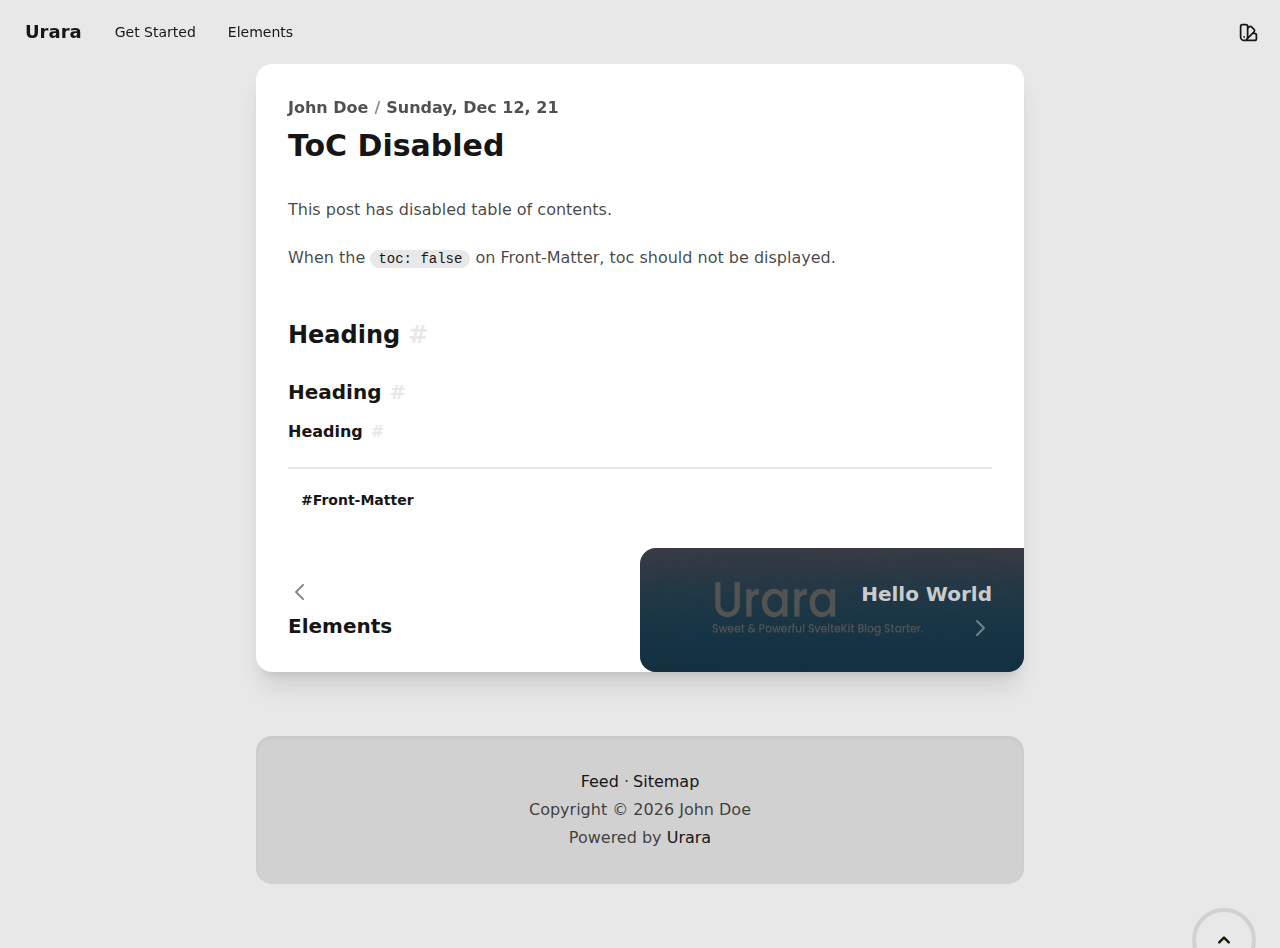
<file: hello-world/toc-disabled/index.html>
<!doctype html>
<html lang="en-US">
  <head prefix="og: https://ogp.me/ns#">
    <meta charset="utf-8" />
    <meta name="generator" content="gh:importantimport/urara" />
    <meta name="viewport" content="width=device-width, initial-scale=1" />
    <link rel="manifest" crossorigin="use-credentials" href="/manifest.webmanifest" />
    <link rel="alternate" type="application/feed+json" href="/feed.json" />
    <link rel="alternate" type="application/atom+xml" href="/atom.xml" />
    <link rel="sitemap" type="application/xml" href="/sitemap.xml" />
    <meta http-equiv="content-security-policy" content="style-src 'self' 'unsafe-inline' https://giscus.app">
		<link href="../../_app/immutable/assets/0.2U2tEOGC.css" rel="stylesheet">
		<link href="../../_app/immutable/assets/posts.D4gQgZwN.css" rel="stylesheet">
		<link rel="modulepreload" href="../../_app/immutable/entry/start.Dw8sjqVy.js">
		<link rel="modulepreload" href="../../_app/immutable/chunks/entry.CZJIYNy6.js">
		<link rel="modulepreload" href="../../_app/immutable/chunks/scheduler.FGUOCI5T.js">
		<link rel="modulepreload" href="../../_app/immutable/chunks/index.BI7v63FY.js">
		<link rel="modulepreload" href="../../_app/immutable/entry/app.C-rLyLcA.js">
		<link rel="modulepreload" href="../../_app/immutable/chunks/preload-helper.BQ24v_F8.js">
		<link rel="modulepreload" href="../../_app/immutable/chunks/index.TPYxZWDS.js">
		<link rel="modulepreload" href="../../_app/immutable/nodes/0.LbyqJg09.js">
		<link rel="modulepreload" href="../../_app/immutable/chunks/posts.4dVmwM_k.js">
		<link rel="modulepreload" href="../../_app/immutable/chunks/icon.DV-6s2O2.js">
		<link rel="modulepreload" href="../../_app/immutable/nodes/5.C8KGEMq9.js">
		<link rel="modulepreload" href="../../_app/immutable/chunks/post_layout.Bgoa4Rlg.js">
		<link rel="modulepreload" href="../../_app/immutable/chunks/footer.CB9004UU.js"><title>ToC Disabled | Urara</title><!-- HEAD_svelte-1592q3p_START --><!-- HEAD_svelte-1592q3p_END --><!-- HEAD_svelte-1kxdj3d_START --><link rel="shortcut icon" href="https://urara-demo.netlify.app/favicon.png" sizes="48x48" type="image/png"><link rel="apple-touch-icon" href="https://urara-demo.netlify.app/assets/any@180.png" sizes="180x180" type="image/png"><link rel="icon" href="https://urara-demo.netlify.app/assets/any@192.png" sizes="192x192" type="image/png"><!-- HEAD_svelte-1kxdj3d_END --><!-- HEAD_svelte-1g590ms_START --><meta name="theme-color"><!-- HEAD_svelte-1g590ms_END --><!-- HEAD_svelte-abrfj_START --><meta name="author" content="John Doe"><link rel="canonical" href="https://urara-demo.netlify.app/hello-world/toc-disabled">  <meta name="keywords" content="Front-Matter"> <meta name="description" content="This post has disabled table of contents."><!-- HEAD_svelte-abrfj_END --><!-- HEAD_svelte-4dky5b_START --><meta property="og:site_name" content="Urara"><meta property="og:locale" content="en-US"><meta property="og:type" content="article"> <meta property="og:title" content="ToC Disabled"> <meta property="og:description" content="This post has disabled table of contents."> <meta property="og:image" content="https://urara-demo.netlify.app/assets/maskable@512.png"> <meta name="twitter:card" content="summary"> <meta property="article:tag" content="Front-Matter"> <meta property="og:url" content="https://urara-demo.netlify.app/hello-world/toc-disabled"> <meta property="article:author" content="John Doe"> <meta property="article:published_time" content="2021-12-12T00:00:00.000Z"> <meta property="article:modified_time" content="2024-08-20T03:15:04.754Z"><!-- HEAD_svelte-4dky5b_END -->
  </head>
  <body itemscope itemtype="https://schema.org/WebPage">
    <div style="display: contents">      <header id="header" class="fixed z-50 w-full transition-all duration-500 ease-in-out border-b-2 border-transparent max-h-[4.125rem] false"><div class="navbar"><div class="navbar-start">  <div class="dropdown lg:hidden"><label for="navbar-dropdown" tabindex="0" class="btn btn-square btn-ghost" data-svelte-h="svelte-rz1qrs"><span class="i-heroicons-outline-menu-alt-1"></span></label> <ul id="navbar-dropdown" tabindex="0" class="menu menu-compact dropdown-content bg-base-100 text-base-content shadow-lg rounded-box min-w-max max-w-52 p-2"><li><a href="/hello-world">Get Started</a> </li><li><a href="/hello-world/elements">Elements</a> </li></ul></div> <div class="swap order-last hidden lg:inline-grid"><button class="swap-on btn btn-ghost text-base font-normal normal-case transition-all duration-200 hidden"></button> <ul class="swap-off menu menu-horizontal p-0"><li><a class="!rounded-btn" href="/hello-world">Get Started</a> </li><li><a class="!rounded-btn" href="/hello-world/elements">Elements</a> </li></ul></div> <a href="/" class="btn btn-ghost normal-case text-lg">Urara</a></div> <div class="navbar-end"> <div id="change-theme" class="dropdown dropdown-end">  <div tabindex="0" class="btn btn-square btn-ghost" data-svelte-h="svelte-1qtp8cz"><span class="i-heroicons-outline-color-swatch"></span></div>   <ul tabindex="0" class="flex flex-nowrap shadow-2xl menu dropdown-content bg-base-100 text-base-content rounded-box w-52 p-2 gap-2 overflow-y-auto max-h-[21.5rem]"><button data-theme="cmyk" class="btn btn-ghost w-full hover:bg-primary group rounded-lg flex bg-base-100 p-2 transition-all"><p class="flex-1 text-left text-base-content group-hover:text-primary-content transition-color">🖨 Light</p> <div class="grid grid-cols-4 gap-0.5 m-auto"><div class="bg-primary w-1 h-4 rounded-btn"></div><div class="bg-secondary w-1 h-4 rounded-btn"></div><div class="bg-accent w-1 h-4 rounded-btn"></div><div class="bg-neutral w-1 h-4 rounded-btn"></div></div> </button><button data-theme="dracula" class="btn btn-ghost w-full hover:bg-primary group rounded-lg flex bg-base-100 p-2 transition-all"><p class="flex-1 text-left text-base-content group-hover:text-primary-content transition-color">🧛 Dark</p> <div class="grid grid-cols-4 gap-0.5 m-auto"><div class="bg-primary w-1 h-4 rounded-btn"></div><div class="bg-secondary w-1 h-4 rounded-btn"></div><div class="bg-accent w-1 h-4 rounded-btn"></div><div class="bg-neutral w-1 h-4 rounded-btn"></div></div> </button><button data-theme="valentine" class="btn btn-ghost w-full hover:bg-primary group rounded-lg flex bg-base-100 p-2 transition-all"><p class="flex-1 text-left text-base-content group-hover:text-primary-content transition-color">🌸 Valentine</p> <div class="grid grid-cols-4 gap-0.5 m-auto"><div class="bg-primary w-1 h-4 rounded-btn"></div><div class="bg-secondary w-1 h-4 rounded-btn"></div><div class="bg-accent w-1 h-4 rounded-btn"></div><div class="bg-neutral w-1 h-4 rounded-btn"></div></div> </button><button data-theme="aqua" class="btn btn-ghost w-full hover:bg-primary group rounded-lg flex bg-base-100 p-2 transition-all"><p class="flex-1 text-left text-base-content group-hover:text-primary-content transition-color">💦 Aqua</p> <div class="grid grid-cols-4 gap-0.5 m-auto"><div class="bg-primary w-1 h-4 rounded-btn"></div><div class="bg-secondary w-1 h-4 rounded-btn"></div><div class="bg-accent w-1 h-4 rounded-btn"></div><div class="bg-neutral w-1 h-4 rounded-btn"></div></div> </button><button data-theme="synthwave" class="btn btn-ghost w-full hover:bg-primary group rounded-lg flex bg-base-100 p-2 transition-all"><p class="flex-1 text-left text-base-content group-hover:text-primary-content transition-color">🌃 Synthwave</p> <div class="grid grid-cols-4 gap-0.5 m-auto"><div class="bg-primary w-1 h-4 rounded-btn"></div><div class="bg-secondary w-1 h-4 rounded-btn"></div><div class="bg-accent w-1 h-4 rounded-btn"></div><div class="bg-neutral w-1 h-4 rounded-btn"></div></div> </button><button data-theme="night" class="btn btn-ghost w-full hover:bg-primary group rounded-lg flex bg-base-100 p-2 transition-all"><p class="flex-1 text-left text-base-content group-hover:text-primary-content transition-color">🌃 Night</p> <div class="grid grid-cols-4 gap-0.5 m-auto"><div class="bg-primary w-1 h-4 rounded-btn"></div><div class="bg-secondary w-1 h-4 rounded-btn"></div><div class="bg-accent w-1 h-4 rounded-btn"></div><div class="bg-neutral w-1 h-4 rounded-btn"></div></div> </button><button data-theme="lofi" class="btn btn-ghost w-full hover:bg-primary group rounded-lg flex bg-base-100 p-2 transition-all"><p class="flex-1 text-left text-base-content group-hover:text-primary-content transition-color">🎶 Lo-Fi</p> <div class="grid grid-cols-4 gap-0.5 m-auto"><div class="bg-primary w-1 h-4 rounded-btn"></div><div class="bg-secondary w-1 h-4 rounded-btn"></div><div class="bg-accent w-1 h-4 rounded-btn"></div><div class="bg-neutral w-1 h-4 rounded-btn"></div></div> </button><button data-theme="lemonade" class="btn btn-ghost w-full hover:bg-primary group rounded-lg flex bg-base-100 p-2 transition-all"><p class="flex-1 text-left text-base-content group-hover:text-primary-content transition-color">🍋 Lemonade</p> <div class="grid grid-cols-4 gap-0.5 m-auto"><div class="bg-primary w-1 h-4 rounded-btn"></div><div class="bg-secondary w-1 h-4 rounded-btn"></div><div class="bg-accent w-1 h-4 rounded-btn"></div><div class="bg-neutral w-1 h-4 rounded-btn"></div></div> </button><button data-theme="cupcake" class="btn btn-ghost w-full hover:bg-primary group rounded-lg flex bg-base-100 p-2 transition-all"><p class="flex-1 text-left text-base-content group-hover:text-primary-content transition-color">🧁 Cupcake</p> <div class="grid grid-cols-4 gap-0.5 m-auto"><div class="bg-primary w-1 h-4 rounded-btn"></div><div class="bg-secondary w-1 h-4 rounded-btn"></div><div class="bg-accent w-1 h-4 rounded-btn"></div><div class="bg-neutral w-1 h-4 rounded-btn"></div></div> </button><button data-theme="garden" class="btn btn-ghost w-full hover:bg-primary group rounded-lg flex bg-base-100 p-2 transition-all"><p class="flex-1 text-left text-base-content group-hover:text-primary-content transition-color">🏡 Garden</p> <div class="grid grid-cols-4 gap-0.5 m-auto"><div class="bg-primary w-1 h-4 rounded-btn"></div><div class="bg-secondary w-1 h-4 rounded-btn"></div><div class="bg-accent w-1 h-4 rounded-btn"></div><div class="bg-neutral w-1 h-4 rounded-btn"></div></div> </button><button data-theme="retro" class="btn btn-ghost w-full hover:bg-primary group rounded-lg flex bg-base-100 p-2 transition-all"><p class="flex-1 text-left text-base-content group-hover:text-primary-content transition-color">🌇 Retro</p> <div class="grid grid-cols-4 gap-0.5 m-auto"><div class="bg-primary w-1 h-4 rounded-btn"></div><div class="bg-secondary w-1 h-4 rounded-btn"></div><div class="bg-accent w-1 h-4 rounded-btn"></div><div class="bg-neutral w-1 h-4 rounded-btn"></div></div> </button><button data-theme="black" class="btn btn-ghost w-full hover:bg-primary group rounded-lg flex bg-base-100 p-2 transition-all"><p class="flex-1 text-left text-base-content group-hover:text-primary-content transition-color">🖤 Black</p> <div class="grid grid-cols-4 gap-0.5 m-auto"><div class="bg-primary w-1 h-4 rounded-btn"></div><div class="bg-secondary w-1 h-4 rounded-btn"></div><div class="bg-accent w-1 h-4 rounded-btn"></div><div class="bg-neutral w-1 h-4 rounded-btn"></div></div> </button></ul></div></div></div></header> <button id="totop" aria-label="scroll to top" class="fixed grid group btn btn-circle btn-lg border-none backdrop-blur bottom-6 right-6 z-50 duration-500 ease-in-out btn-ghost bg-base-100/30 md:bg-base-200/30 translate-y-24"> <div class="radial-progress text-accent transition-all duration-500 ease-in-out group-hover:text-[color-mix(in_oklab,oklch(var(--a)),black_7%)] col-start-1 row-start-1" style="--size:4rem; --thickness: 0.25rem; --value:undefined;"></div> <div class="border-4 border-base-content/10 group-hover:border-transparent col-start-1 row-start-1 rounded-full w-full h-full p-4 grid duration-500 ease-in-out" data-svelte-h="svelte-hwvjh5"><span class="i-heroicons-solid-chevron-up !w-6 !h-6"></span></div></button> <div class="bg-base-100 md:bg-base-200 min-h-screen pt-16 md:pb-8 lg:pb-16">  <div class="flex flex-col flex-nowrap justify-center xl:flex-row xl:flex-wrap"><div class="flex-1 w-full order-first ease-out transform mx-auto xl:mr-0 xl:ml-0"></div> <div class="flex-1 w-full xl:order-last ease-out transform mx-auto xl:ml-0 xl:mr-0"></div> <div class="flex-none w-full max-w-screen-md mx-auto xl:mx-0"><article itemscope itemtype="https://schema.org/BlogPosting" itemprop="blogPost" class="h-entry card bg-base-100 rounded-none md:rounded-box md:shadow-xl overflow-hidden z-10 md:mb-8 lg:mb-16">   <div class="card-body gap-0 "><div class="flex flex-col gap-2"> <div class="flex font-semibold gap-1.5"><a rel="author" class="opacity-75 hover:opacity-100 hover:text-primary duration-500 ease-in-out p-author h-card" href="https://urara-demo.netlify.app">John Doe</a> <span class="opacity-50" data-svelte-h="svelte-1edzios">/</span> <a href="/hello-world/toc-disabled" class="u-url u-uid swap group/time"><time class="group-hover/time:opacity-0 font-semibold opacity-75 duration-500 ease-in-out mr-auto dt-published" datetime="2021-12-12T00:00:00.000Z" itemprop="datePublished">Sunday, Dec 12, 21</time> <time class="opacity-0 group-hover/time:opacity-100 font-semibold text-primary duration-500 ease-in-out mr-auto dt-updated" datetime="2024-08-20T03:15:04.754Z" itemprop="dateModified">Tuesday, Aug 20, 24</time></a></div> <h1 itemprop="name headline" class="card-title text-3xl mb-8 p-name">ToC Disabled</h1> <p itemprop="description" class="p-summary mb-auto hidden">This post has disabled table of contents.</p></div> <main itemprop="articleBody" class="urara-prose prose e-content"><p data-svelte-h="svelte-y4beyz">This post has disabled table of contents.</p> <p data-svelte-h="svelte-1b99nud">When the <code>toc: false</code> on Front-Matter, toc should not be displayed.</p> <h2 id="heading" data-svelte-h="svelte-bvxltq"><a href="#heading">Heading</a></h2> <h3 id="heading-1" data-svelte-h="svelte-1pcqacq"><a href="#heading-1">Heading</a></h3> <h4 id="heading-2" data-svelte-h="svelte-akuw8s"><a href="#heading-2">Heading</a></h4></main> <div class="divider mt-4 mb-0"></div> <div><a href="/?tags=Front-Matter" class="btn btn-sm btn-ghost normal-case mt-2 mr-2 p-category">#Front-Matter </a></div></div>  </article> <footer id="footer" class="footer footer-center bg-base-300 text-base-content shadow-inner p-8 md:rounded-box sticky bottom-0 z-0 md:static "><div class="prose"><p><a href="/atom.xml" rel="noopener noreferrer external" target="_blank">Feed</a> <span class="mr-1" data-svelte-h="svelte-1qx196n">·</span><a href="/sitemap.xml" rel="noopener noreferrer external" target="_blank">Sitemap</a>  <br>
      Copyright © 2024 John Doe <br>
      Powered by
      <a rel="noopener noreferrer external" target="_blank" class="tooltip tooltip-secondary hover:text-secondary" data-tip="🌸 [δ] - Based on MDsveX & SvelteKit 🌸" href="https://github.com/importantimport/urara" data-svelte-h="svelte-urea7w">Urara</a> </p></div></footer></div></div></div> 
			<script type="application/json" data-sveltekit-fetched data-url="/posts.json">{"status":200,"statusText":"","headers":{},"body":"[{\"title\":\"Elements\",\"created\":\"2021-12-12T00:00:00.000Z\",\"tags\":[\"Urara\",\"Elements\"],\"updated\":\"2024-08-20T03:15:04.754Z\",\"images\":[],\"slug\":\"/hello-world/elements/+page.svelte.md\",\"path\":\"/hello-world/elements\",\"toc\":[{\"depth\":2,\"title\":\"Headings\",\"slug\":\"headings\"},{\"depth\":3,\"title\":\"Heading\",\"slug\":\"heading\"},{\"depth\":4,\"title\":\"Heading\",\"slug\":\"heading-1\"},{\"depth\":5,\"title\":\"Heading\",\"slug\":\"heading-2\"},{\"depth\":6,\"title\":\"Heading\",\"slug\":\"heading-3\"},{\"depth\":2,\"title\":\"Paragraphs\",\"slug\":\"paragraphs\"},{\"depth\":2,\"title\":\"Lists\",\"slug\":\"lists\"},{\"depth\":3,\"title\":\"Definition List (dl)\",\"slug\":\"definition-list-dl\"},{\"depth\":3,\"title\":\"Ordered List (ol)\",\"slug\":\"ordered-list-ol\"},{\"depth\":3,\"title\":\"Unordered List (ul)\",\"slug\":\"unordered-list-ul\"},{\"depth\":3,\"title\":\"Checkbox List (ul)\",\"slug\":\"checkbox-list-ul\"},{\"depth\":2,\"title\":\"Table\",\"slug\":\"table\"},{\"depth\":2,\"title\":\"Footnotes\",\"slug\":\"footnotes\"},{\"depth\":2,\"title\":\"Code\",\"slug\":\"code\"},{\"depth\":2,\"title\":\"Misc\",\"slug\":\"misc\"},{\"depth\":2,\"title\":\"Svelte Components\",\"slug\":\"svelte-components\"}],\"type\":\"article\",\"html\":\"\"},{\"title\":\"ToC Disabled\",\"summary\":\"This post has disabled table of contents.\",\"created\":\"2021-12-12T00:00:00.000Z\",\"tags\":[\"Front-Matter\"],\"toc\":false,\"updated\":\"2024-08-20T03:15:04.754Z\",\"images\":[],\"slug\":\"/hello-world/toc-disabled/+page.md\",\"path\":\"/hello-world/toc-disabled\",\"type\":\"article\",\"html\":\"\"},{\"title\":\"Hello World\",\"image\":\"/hello-world/urara.webp\",\"alt\":\"Urara\",\"created\":\"2021-11-01T00:00:00.000Z\",\"updated\":\"2021-12-12T00:00:00.000Z\",\"tags\":[\"Hello World\",\"Urara\"],\"images\":[],\"slug\":\"/hello-world/+page.svelte.md\",\"path\":\"/hello-world\",\"toc\":[{\"depth\":2,\"title\":\"Developing\",\"slug\":\"developing\"},{\"depth\":2,\"title\":\"Building\",\"slug\":\"building\"},{\"depth\":2,\"title\":\"Documentation\",\"slug\":\"documentation\"}],\"type\":\"article\",\"html\":\"\"}]"}</script>
			<script>
				{
					__sveltekit_7l6f6f = {
						base: new URL("../..", location).pathname.slice(0, -1)
					};

					const element = document.currentScript.parentElement;

					const data = [null,null];

					Promise.all([
						import("../../_app/immutable/entry/start.Dw8sjqVy.js"),
						import("../../_app/immutable/entry/app.C-rLyLcA.js")
					]).then(([kit, app]) => {
						kit.start(app, element, {
							node_ids: [0, 5],
							data,
							form: null,
							error: null
						});
					});
				}
			</script>
		</div>
  </body>
</html>
</file>
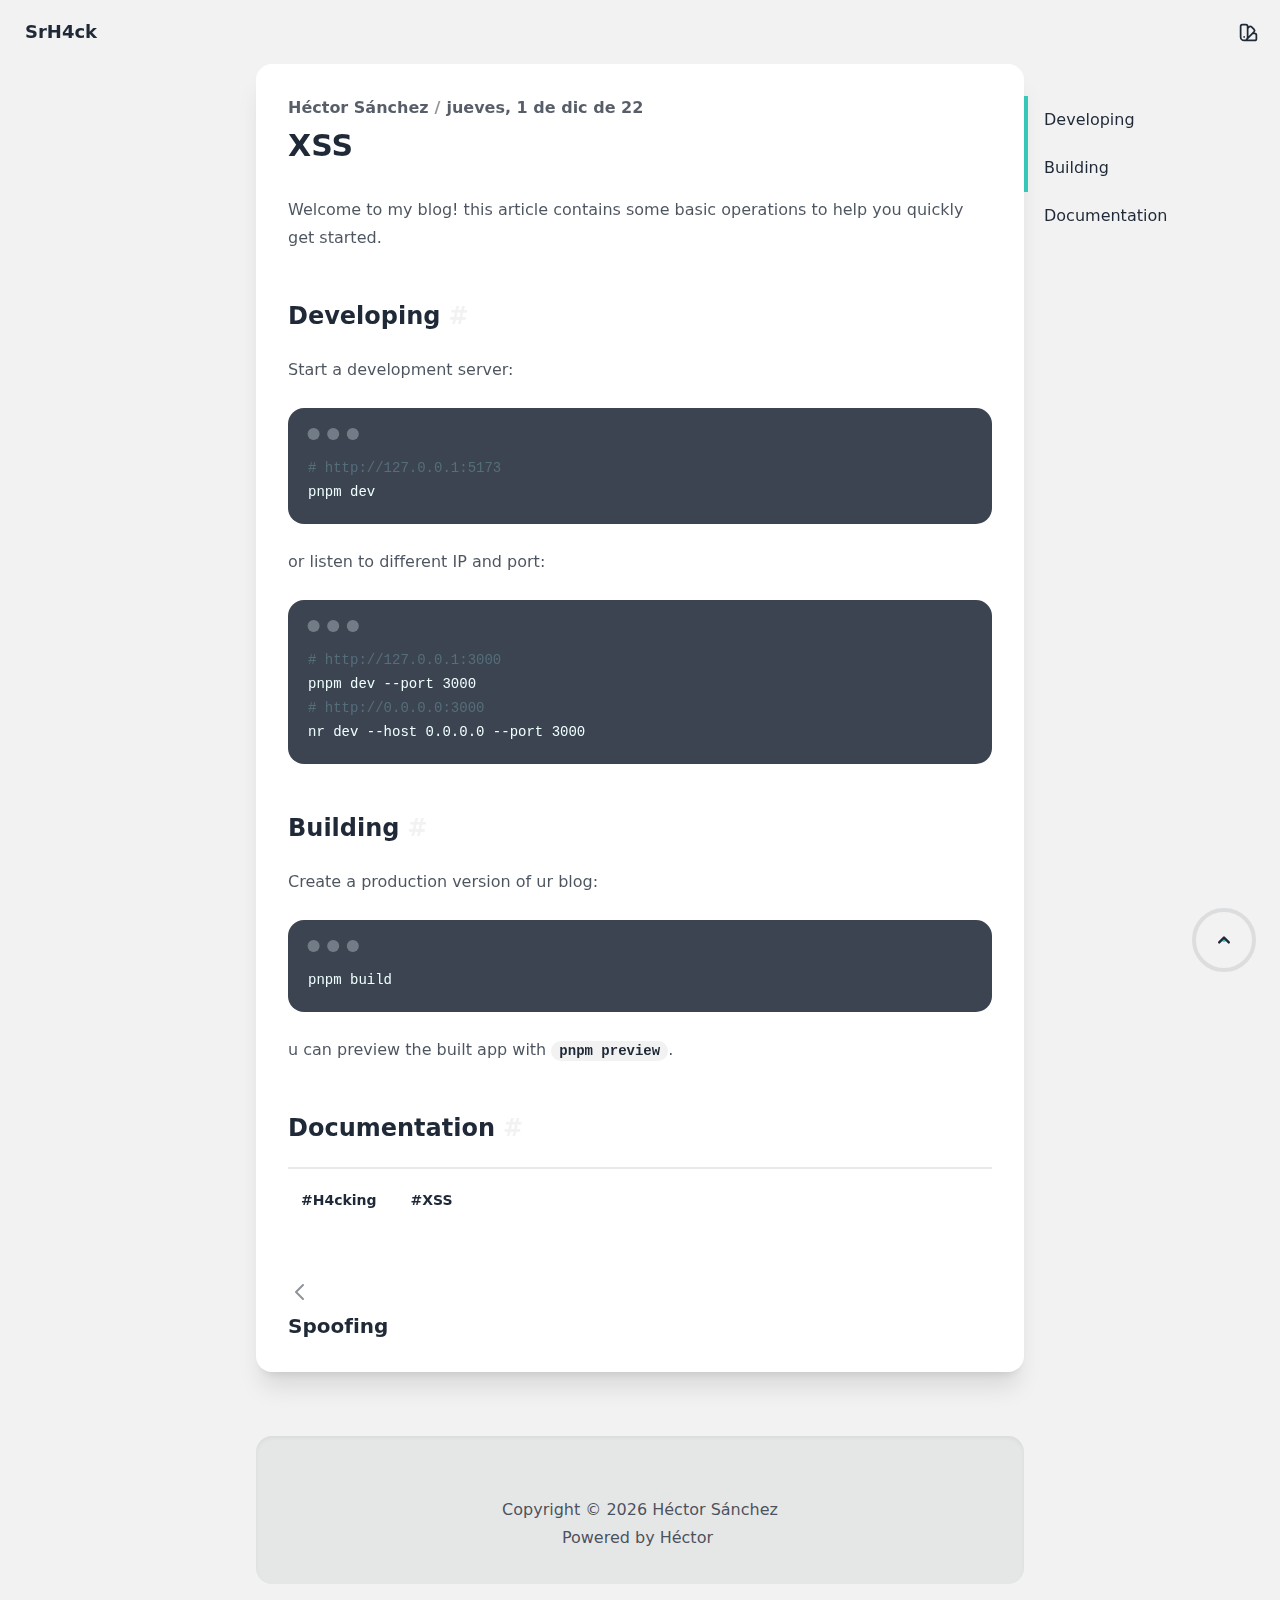
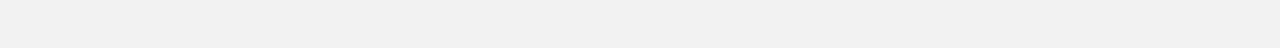
<file: hello-world.html>
<!DOCTYPE html>
<html lang="es-ES">
  <head prefix="og: https://ogp.me/ns#">
    <meta charset="utf-8" />
    <meta name="generator" content="gh:importantimport/urara" />
    <meta name="viewport" content="width=device-width, initial-scale=1" />
    <link rel="manifest" crossorigin="use-credentials" href="/manifest.webmanifest" />
    <link rel="alternate" type="application/feed+json" href="/feed.json" />
    <link rel="alternate" type="application/atom+xml" href="/atom.xml" />
    <link rel="sitemap" type="application/xml" href="/sitemap.xml" />
    <meta http-equiv="content-security-policy" content="">
		<link href="./_app/immutable/assets/_layout-4c26d5f1.css" rel="stylesheet">
		<link rel="modulepreload" href="./_app/immutable/start-9159e6f5.js">
		<link rel="modulepreload" href="./_app/immutable/chunks/index-cde6aa07.js">
		<link rel="modulepreload" href="./_app/immutable/chunks/singletons-6a68d705.js">
		<link rel="modulepreload" href="./_app/immutable/chunks/preload-helper-b21cceae.js">
		<link rel="modulepreload" href="./_app/immutable/components/pages/_layout.svelte-c37ec292.js">
		<link rel="modulepreload" href="./_app/immutable/chunks/title-ebf1743c.js">
		<link rel="modulepreload" href="./_app/immutable/chunks/posts-13c6fd15.js">
		<link rel="modulepreload" href="./_app/immutable/chunks/icon-79e24a4d.js">
		<link rel="modulepreload" href="./_app/immutable/modules/pages/_layout.ts-ab98c844.js">
		<link rel="modulepreload" href="./_app/immutable/chunks/_layout-6783e6db.js">
		<link rel="modulepreload" href="./_app/immutable/components/pages/hello-world/_page.svelte.md-1b7044f8.js">
		<link rel="modulepreload" href="./_app/immutable/chunks/post_layout-fc0e51e1.js">
		<link rel="modulepreload" href="./_app/immutable/chunks/post_card-2e4dac5c.js">
		<link rel="modulepreload" href="./_app/immutable/chunks/footer-c092434e.js"><title>XSS | SrH4ck</title><!-- HEAD_svelte-1592q3p --><!-- HEAD_svelte-1592q3p --><!-- HEAD_svelte-1kxdj3d --><link rel="shortcut icon" href="https://urara-demo.netlify.app/favicon.png" sizes="48x48" type="image/png"><link rel="apple-touch-icon" href="https://urara-demo.netlify.app/assets/any@180.png" sizes="180x180" type="image/png"><link rel="icon" href="https://urara-demo.netlify.app/assets/any@192.png" sizes="192x192" type="image/png"><!-- HEAD_svelte-1kxdj3d --><!-- HEAD_svelte-1g590ms --><meta name="theme-color"><!-- HEAD_svelte-1g590ms --><!-- HEAD_svelte-abrfj --><meta name="author" content="Héctor Sánchez"><link rel="canonical" href="https://urara-demo.netlify.app/hello-world">
    
    <meta name="keywords" content="H4cking, XSS">
    <!-- HEAD_svelte-abrfj --><!-- HEAD_svelte-1y1uq0g --><meta property="og:site_name" content="SrH4ck"><meta property="og:locale" content="es-ES"><meta property="og:type" content="article">
    <meta property="og:title" content="XSS">
    
    <meta property="og:image" content="https://urara-demo.netlify.app/assets/maskable@512.png">
      <meta name="twitter:card" content="summary">
    <meta property="article:tag" content="H4cking"><meta property="article:tag" content="XSS">
    <meta property="og:url" content="https://urara-demo.netlify.app/hello-world">
    <meta property="article:author" content="Héctor Sánchez">
    <meta property="article:published_time" content="2022-12-01T00:00:00.000Z">
    <meta property="article:modified_time" content="2022-12-03T00:00:00.000Z"><!-- HEAD_svelte-1y1uq0g -->
  </head>
  <body itemscope itemtype="https://schema.org/WebPage">
    










<header id="header" class="fixed z-50 w-screen transition-all duration-500 ease-in-out border-b-2 border-transparent max-h-[4.125rem] false"><div class="navbar"><div class="navbar-start">

<div class="dropdown lg:hidden"><label for="navbar-dropdown" tabindex="0" class="btn btn-square btn-ghost"><span class="i-heroicons-outline-menu-alt-1"></span></label>
  <ul id="navbar-dropdown" tabindex="0" class="menu menu-compact dropdown-content bg-base-100 text-base-content shadow-lg rounded-box min-w-max max-w-52 p-2"></ul></div>
<div class="swap order-last hidden lg:inline-grid"><button class="swap-on btn btn-ghost text-base font-normal normal-case transition-all duration-200 hidden"></button>
  <ul class="swap-off menu menu-horizontal p-0"></ul></div>
        <a href="/" data-sveltekit-prefetch class="btn btn-ghost normal-case text-lg">SrH4ck</a></div>
      <div class="navbar-end">
        <div id="change-theme" class="dropdown dropdown-end"><div tabindex="0" class="btn btn-square btn-ghost"><span class="i-heroicons-outline-color-swatch"></span></div>
          <ul tabindex="0" class="flex flex-nowrap shadow-2xl menu dropdown-content bg-base-100 text-base-content rounded-box w-52 p-2 gap-2 overflow-y-auto max-h-[21.5rem]"><button data-theme="light" class="btn btn-ghost w-full hover:bg-primary group rounded-lg flex bg-base-100 p-2 transition-all"><p class="flex-1 text-left text-base-content group-hover:text-primary-content transition-color">🌕 Claro</p>
                <div class="flex-none m-auto flex gap-1"><div class="bg-primary w-2 h-4 rounded"></div>
                  <div class="bg-secondary w-2 h-4 rounded"></div>
                  <div class="bg-accent w-2 h-4 rounded"></div>
                  <div class="bg-neutral w-2 h-4 rounded"></div></div>
              </button><button data-theme="dark" class="btn btn-ghost w-full hover:bg-primary group rounded-lg flex bg-base-100 p-2 transition-all"><p class="flex-1 text-left text-base-content group-hover:text-primary-content transition-color">🌑 Oscuro</p>
                <div class="flex-none m-auto flex gap-1"><div class="bg-primary w-2 h-4 rounded"></div>
                  <div class="bg-secondary w-2 h-4 rounded"></div>
                  <div class="bg-accent w-2 h-4 rounded"></div>
                  <div class="bg-neutral w-2 h-4 rounded"></div></div>
              </button><button data-theme="cupcake" class="btn btn-ghost w-full hover:bg-primary group rounded-lg flex bg-base-100 p-2 transition-all"><p class="flex-1 text-left text-base-content group-hover:text-primary-content transition-color">🧁 Cupcake</p>
                <div class="flex-none m-auto flex gap-1"><div class="bg-primary w-2 h-4 rounded"></div>
                  <div class="bg-secondary w-2 h-4 rounded"></div>
                  <div class="bg-accent w-2 h-4 rounded"></div>
                  <div class="bg-neutral w-2 h-4 rounded"></div></div>
              </button><button data-theme="bumblebee" class="btn btn-ghost w-full hover:bg-primary group rounded-lg flex bg-base-100 p-2 transition-all"><p class="flex-1 text-left text-base-content group-hover:text-primary-content transition-color">🐝 Bumblebee</p>
                <div class="flex-none m-auto flex gap-1"><div class="bg-primary w-2 h-4 rounded"></div>
                  <div class="bg-secondary w-2 h-4 rounded"></div>
                  <div class="bg-accent w-2 h-4 rounded"></div>
                  <div class="bg-neutral w-2 h-4 rounded"></div></div>
              </button><button data-theme="emerald" class="btn btn-ghost w-full hover:bg-primary group rounded-lg flex bg-base-100 p-2 transition-all"><p class="flex-1 text-left text-base-content group-hover:text-primary-content transition-color">✳️ Emerald</p>
                <div class="flex-none m-auto flex gap-1"><div class="bg-primary w-2 h-4 rounded"></div>
                  <div class="bg-secondary w-2 h-4 rounded"></div>
                  <div class="bg-accent w-2 h-4 rounded"></div>
                  <div class="bg-neutral w-2 h-4 rounded"></div></div>
              </button><button data-theme="corporate" class="btn btn-ghost w-full hover:bg-primary group rounded-lg flex bg-base-100 p-2 transition-all"><p class="flex-1 text-left text-base-content group-hover:text-primary-content transition-color">🏢 Corporate</p>
                <div class="flex-none m-auto flex gap-1"><div class="bg-primary w-2 h-4 rounded"></div>
                  <div class="bg-secondary w-2 h-4 rounded"></div>
                  <div class="bg-accent w-2 h-4 rounded"></div>
                  <div class="bg-neutral w-2 h-4 rounded"></div></div>
              </button><button data-theme="valentine" class="btn btn-ghost w-full hover:bg-primary group rounded-lg flex bg-base-100 p-2 transition-all"><p class="flex-1 text-left text-base-content group-hover:text-primary-content transition-color">🌸 Valentine</p>
                <div class="flex-none m-auto flex gap-1"><div class="bg-primary w-2 h-4 rounded"></div>
                  <div class="bg-secondary w-2 h-4 rounded"></div>
                  <div class="bg-accent w-2 h-4 rounded"></div>
                  <div class="bg-neutral w-2 h-4 rounded"></div></div>
              </button><button data-theme="synthwave" class="btn btn-ghost w-full hover:bg-primary group rounded-lg flex bg-base-100 p-2 transition-all"><p class="flex-1 text-left text-base-content group-hover:text-primary-content transition-color">🌃 Synthwave</p>
                <div class="flex-none m-auto flex gap-1"><div class="bg-primary w-2 h-4 rounded"></div>
                  <div class="bg-secondary w-2 h-4 rounded"></div>
                  <div class="bg-accent w-2 h-4 rounded"></div>
                  <div class="bg-neutral w-2 h-4 rounded"></div></div>
              </button><button data-theme="retro" class="btn btn-ghost w-full hover:bg-primary group rounded-lg flex bg-base-100 p-2 transition-all"><p class="flex-1 text-left text-base-content group-hover:text-primary-content transition-color">🌇 Retro</p>
                <div class="flex-none m-auto flex gap-1"><div class="bg-primary w-2 h-4 rounded"></div>
                  <div class="bg-secondary w-2 h-4 rounded"></div>
                  <div class="bg-accent w-2 h-4 rounded"></div>
                  <div class="bg-neutral w-2 h-4 rounded"></div></div>
              </button><button data-theme="cyberpunk" class="btn btn-ghost w-full hover:bg-primary group rounded-lg flex bg-base-100 p-2 transition-all"><p class="flex-1 text-left text-base-content group-hover:text-primary-content transition-color">🌐 Cyberpunk</p>
                <div class="flex-none m-auto flex gap-1"><div class="bg-primary w-2 h-4 rounded"></div>
                  <div class="bg-secondary w-2 h-4 rounded"></div>
                  <div class="bg-accent w-2 h-4 rounded"></div>
                  <div class="bg-neutral w-2 h-4 rounded"></div></div>
              </button><button data-theme="halloween" class="btn btn-ghost w-full hover:bg-primary group rounded-lg flex bg-base-100 p-2 transition-all"><p class="flex-1 text-left text-base-content group-hover:text-primary-content transition-color">🎃 Halloween</p>
                <div class="flex-none m-auto flex gap-1"><div class="bg-primary w-2 h-4 rounded"></div>
                  <div class="bg-secondary w-2 h-4 rounded"></div>
                  <div class="bg-accent w-2 h-4 rounded"></div>
                  <div class="bg-neutral w-2 h-4 rounded"></div></div>
              </button><button data-theme="garden" class="btn btn-ghost w-full hover:bg-primary group rounded-lg flex bg-base-100 p-2 transition-all"><p class="flex-1 text-left text-base-content group-hover:text-primary-content transition-color">🏡 Garden</p>
                <div class="flex-none m-auto flex gap-1"><div class="bg-primary w-2 h-4 rounded"></div>
                  <div class="bg-secondary w-2 h-4 rounded"></div>
                  <div class="bg-accent w-2 h-4 rounded"></div>
                  <div class="bg-neutral w-2 h-4 rounded"></div></div>
              </button><button data-theme="forest" class="btn btn-ghost w-full hover:bg-primary group rounded-lg flex bg-base-100 p-2 transition-all"><p class="flex-1 text-left text-base-content group-hover:text-primary-content transition-color">🌲 Forest</p>
                <div class="flex-none m-auto flex gap-1"><div class="bg-primary w-2 h-4 rounded"></div>
                  <div class="bg-secondary w-2 h-4 rounded"></div>
                  <div class="bg-accent w-2 h-4 rounded"></div>
                  <div class="bg-neutral w-2 h-4 rounded"></div></div>
              </button><button data-theme="aqua" class="btn btn-ghost w-full hover:bg-primary group rounded-lg flex bg-base-100 p-2 transition-all"><p class="flex-1 text-left text-base-content group-hover:text-primary-content transition-color">💦 Aqua</p>
                <div class="flex-none m-auto flex gap-1"><div class="bg-primary w-2 h-4 rounded"></div>
                  <div class="bg-secondary w-2 h-4 rounded"></div>
                  <div class="bg-accent w-2 h-4 rounded"></div>
                  <div class="bg-neutral w-2 h-4 rounded"></div></div>
              </button><button data-theme="lofi" class="btn btn-ghost w-full hover:bg-primary group rounded-lg flex bg-base-100 p-2 transition-all"><p class="flex-1 text-left text-base-content group-hover:text-primary-content transition-color">🎶 Lo-Fi</p>
                <div class="flex-none m-auto flex gap-1"><div class="bg-primary w-2 h-4 rounded"></div>
                  <div class="bg-secondary w-2 h-4 rounded"></div>
                  <div class="bg-accent w-2 h-4 rounded"></div>
                  <div class="bg-neutral w-2 h-4 rounded"></div></div>
              </button><button data-theme="pastel" class="btn btn-ghost w-full hover:bg-primary group rounded-lg flex bg-base-100 p-2 transition-all"><p class="flex-1 text-left text-base-content group-hover:text-primary-content transition-color">🌈 Pastel</p>
                <div class="flex-none m-auto flex gap-1"><div class="bg-primary w-2 h-4 rounded"></div>
                  <div class="bg-secondary w-2 h-4 rounded"></div>
                  <div class="bg-accent w-2 h-4 rounded"></div>
                  <div class="bg-neutral w-2 h-4 rounded"></div></div>
              </button><button data-theme="fantasy" class="btn btn-ghost w-full hover:bg-primary group rounded-lg flex bg-base-100 p-2 transition-all"><p class="flex-1 text-left text-base-content group-hover:text-primary-content transition-color">🐣 Fantasy</p>
                <div class="flex-none m-auto flex gap-1"><div class="bg-primary w-2 h-4 rounded"></div>
                  <div class="bg-secondary w-2 h-4 rounded"></div>
                  <div class="bg-accent w-2 h-4 rounded"></div>
                  <div class="bg-neutral w-2 h-4 rounded"></div></div>
              </button><button data-theme="wirefream" class="btn btn-ghost w-full hover:bg-primary group rounded-lg flex bg-base-100 p-2 transition-all"><p class="flex-1 text-left text-base-content group-hover:text-primary-content transition-color">📱 Wireframe</p>
                <div class="flex-none m-auto flex gap-1"><div class="bg-primary w-2 h-4 rounded"></div>
                  <div class="bg-secondary w-2 h-4 rounded"></div>
                  <div class="bg-accent w-2 h-4 rounded"></div>
                  <div class="bg-neutral w-2 h-4 rounded"></div></div>
              </button><button data-theme="black" class="btn btn-ghost w-full hover:bg-primary group rounded-lg flex bg-base-100 p-2 transition-all"><p class="flex-1 text-left text-base-content group-hover:text-primary-content transition-color">🖤 Black</p>
                <div class="flex-none m-auto flex gap-1"><div class="bg-primary w-2 h-4 rounded"></div>
                  <div class="bg-secondary w-2 h-4 rounded"></div>
                  <div class="bg-accent w-2 h-4 rounded"></div>
                  <div class="bg-neutral w-2 h-4 rounded"></div></div>
              </button><button data-theme="luxury" class="btn btn-ghost w-full hover:bg-primary group rounded-lg flex bg-base-100 p-2 transition-all"><p class="flex-1 text-left text-base-content group-hover:text-primary-content transition-color">💰 Luxury</p>
                <div class="flex-none m-auto flex gap-1"><div class="bg-primary w-2 h-4 rounded"></div>
                  <div class="bg-secondary w-2 h-4 rounded"></div>
                  <div class="bg-accent w-2 h-4 rounded"></div>
                  <div class="bg-neutral w-2 h-4 rounded"></div></div>
              </button><button data-theme="dracula" class="btn btn-ghost w-full hover:bg-primary group rounded-lg flex bg-base-100 p-2 transition-all"><p class="flex-1 text-left text-base-content group-hover:text-primary-content transition-color">🧛 Dracula</p>
                <div class="flex-none m-auto flex gap-1"><div class="bg-primary w-2 h-4 rounded"></div>
                  <div class="bg-secondary w-2 h-4 rounded"></div>
                  <div class="bg-accent w-2 h-4 rounded"></div>
                  <div class="bg-neutral w-2 h-4 rounded"></div></div>
              </button><button data-theme="cmyk" class="btn btn-ghost w-full hover:bg-primary group rounded-lg flex bg-base-100 p-2 transition-all"><p class="flex-1 text-left text-base-content group-hover:text-primary-content transition-color">🖨️ CMYK</p>
                <div class="flex-none m-auto flex gap-1"><div class="bg-primary w-2 h-4 rounded"></div>
                  <div class="bg-secondary w-2 h-4 rounded"></div>
                  <div class="bg-accent w-2 h-4 rounded"></div>
                  <div class="bg-neutral w-2 h-4 rounded"></div></div>
              </button><button data-theme="autumn" class="btn btn-ghost w-full hover:bg-primary group rounded-lg flex bg-base-100 p-2 transition-all"><p class="flex-1 text-left text-base-content group-hover:text-primary-content transition-color">🍂 Autumn</p>
                <div class="flex-none m-auto flex gap-1"><div class="bg-primary w-2 h-4 rounded"></div>
                  <div class="bg-secondary w-2 h-4 rounded"></div>
                  <div class="bg-accent w-2 h-4 rounded"></div>
                  <div class="bg-neutral w-2 h-4 rounded"></div></div>
              </button><button data-theme="business" class="btn btn-ghost w-full hover:bg-primary group rounded-lg flex bg-base-100 p-2 transition-all"><p class="flex-1 text-left text-base-content group-hover:text-primary-content transition-color">🗄️ Business</p>
                <div class="flex-none m-auto flex gap-1"><div class="bg-primary w-2 h-4 rounded"></div>
                  <div class="bg-secondary w-2 h-4 rounded"></div>
                  <div class="bg-accent w-2 h-4 rounded"></div>
                  <div class="bg-neutral w-2 h-4 rounded"></div></div>
              </button><button data-theme="acid" class="btn btn-ghost w-full hover:bg-primary group rounded-lg flex bg-base-100 p-2 transition-all"><p class="flex-1 text-left text-base-content group-hover:text-primary-content transition-color">🌧️ Acid</p>
                <div class="flex-none m-auto flex gap-1"><div class="bg-primary w-2 h-4 rounded"></div>
                  <div class="bg-secondary w-2 h-4 rounded"></div>
                  <div class="bg-accent w-2 h-4 rounded"></div>
                  <div class="bg-neutral w-2 h-4 rounded"></div></div>
              </button><button data-theme="lemonade" class="btn btn-ghost w-full hover:bg-primary group rounded-lg flex bg-base-100 p-2 transition-all"><p class="flex-1 text-left text-base-content group-hover:text-primary-content transition-color">🍋 Lemonade</p>
                <div class="flex-none m-auto flex gap-1"><div class="bg-primary w-2 h-4 rounded"></div>
                  <div class="bg-secondary w-2 h-4 rounded"></div>
                  <div class="bg-accent w-2 h-4 rounded"></div>
                  <div class="bg-neutral w-2 h-4 rounded"></div></div>
              </button><button data-theme="night" class="btn btn-ghost w-full hover:bg-primary group rounded-lg flex bg-base-100 p-2 transition-all"><p class="flex-1 text-left text-base-content group-hover:text-primary-content transition-color">🌃 Night</p>
                <div class="flex-none m-auto flex gap-1"><div class="bg-primary w-2 h-4 rounded"></div>
                  <div class="bg-secondary w-2 h-4 rounded"></div>
                  <div class="bg-accent w-2 h-4 rounded"></div>
                  <div class="bg-neutral w-2 h-4 rounded"></div></div>
              </button><button data-theme="coffee" class="btn btn-ghost w-full hover:bg-primary group rounded-lg flex bg-base-100 p-2 transition-all"><p class="flex-1 text-left text-base-content group-hover:text-primary-content transition-color">☕ Coffee</p>
                <div class="flex-none m-auto flex gap-1"><div class="bg-primary w-2 h-4 rounded"></div>
                  <div class="bg-secondary w-2 h-4 rounded"></div>
                  <div class="bg-accent w-2 h-4 rounded"></div>
                  <div class="bg-neutral w-2 h-4 rounded"></div></div>
              </button><button data-theme="winter" class="btn btn-ghost w-full hover:bg-primary group rounded-lg flex bg-base-100 p-2 transition-all"><p class="flex-1 text-left text-base-content group-hover:text-primary-content transition-color">❄️ Winter</p>
                <div class="flex-none m-auto flex gap-1"><div class="bg-primary w-2 h-4 rounded"></div>
                  <div class="bg-secondary w-2 h-4 rounded"></div>
                  <div class="bg-accent w-2 h-4 rounded"></div>
                  <div class="bg-neutral w-2 h-4 rounded"></div></div>
              </button></ul></div></div></div></header>

<button id="totop" aria-label="scroll to top" class="fixed grid group btn btn-circle btn-lg border-none backdrop-blur bottom-6 right-6 z-50 duration-500 ease-in-out btn-ghost bg-base-100/30 md:bg-base-200/30 translate-y-24"><div class="radial-progress text-accent transition-all duration-500 ease-in-out group-hover:text-accent-focus col-start-1 row-start-1" style="--size:4rem; --thickness: 0.25rem; --value:undefined;"></div>
  <div class="border-4 border-base-content/10 group-hover:border-transparent col-start-1 row-start-1 rounded-full w-full h-full p-4 grid duration-500 ease-in-out"><span class="i-heroicons-solid-chevron-up !w-6 !h-6"></span></div></button>

<div class="bg-base-100 md:bg-base-200 min-h-screen pt-16 md:pb-8 lg:pb-16">



<div class="flex flex-col flex-nowrap justify-center xl:flex-row xl:flex-wrap"><div class="flex-1 w-full max-w-screen-md order-first ease-out transform mx-auto xl:mr-0"></div>
  <div class="flex-1 w-full max-w-screen-md xl:order-last ease-out transform mx-auto xl:mr-0"></div>
  <div class="flex-none w-full max-w-screen-md mx-auto xl:mx-0"><article itemscope itemtype="https://schema.org/BlogPosting" itemprop="blogPost" class="h-entry card bg-base-100 rounded-none md:rounded-box md:shadow-xl overflow-hidden z-10 md:mb-8 lg:mb-16">
  
  
  <div class="card-body gap-0 "><div class="flex flex-col gap-2">
      <div class="flex font-semibold gap-1.5"><a rel="author" class="opacity-75 hover:opacity-100 hover:text-primary duration-500 ease-in-out p-author h-card" href="https://urara-demo.netlify.app">Héctor Sánchez</a>
  <span class="opacity-50">/</span>
  <a href="/hello-world" class="u-url u-uid swap group/time"><time class="group-hover/time:opacity-0 font-semibold opacity-75 duration-500 ease-in-out mr-auto dt-published" datetime="2022-12-01T00:00:00.000Z" itemprop="datePublished">jueves, 1 de dic de 22</time>
    <time class="opacity-0 group-hover/time:opacity-100 font-semibold text-primary duration-500 ease-in-out mr-auto dt-updated" datetime="2022-12-03T00:00:00.000Z" itemprop="dateModified">sábado, 3 de dic de 22</time></a></div>
      <h1 itemprop="name headline" class="card-title text-3xl mb-8 p-name">XSS</h1>
      </div>
    <main itemprop="articleBody" class="urara-prose prose e-content"><p>Welcome to my blog! this article contains some basic operations to help you quickly get started.</p>
<h2 id="developing"><a href="#developing">Developing</a></h2>
<p>Start a development server:</p>
<!-- HTML_TAG_START --><pre class="shiki material-default" style="background-color: #263238; color: #EEFFFF" bash="true"><div class="language-id">bash</div><div class='code-container'><code><div class='line'><span style="color: #546E7A"># http://127.0.0.1:5173</span></div><div class='line'><span style="color: #EEFFFF">pnpm dev</span></div></code></div></pre><!-- HTML_TAG_END -->
<p>or listen to different IP and port:</p>
<!-- HTML_TAG_START --><pre class="shiki material-default" style="background-color: #263238; color: #EEFFFF" bash="true"><div class="language-id">bash</div><div class='code-container'><code><div class='line'><span style="color: #546E7A"># http://127.0.0.1:3000</span></div><div class='line'><span style="color: #EEFFFF">pnpm dev --port 3000</span></div><div class='line'></div><div class='line'><span style="color: #546E7A"># http://0.0.0.0:3000</span></div><div class='line'><span style="color: #EEFFFF">nr dev --host 0.0.0.0 --port 3000</span></div></code></div></pre><!-- HTML_TAG_END -->
<h2 id="building"><a href="#building">Building</a></h2>
<p>Create a production version of ur blog:</p>
<!-- HTML_TAG_START --><pre class="shiki material-default" style="background-color: #263238; color: #EEFFFF" bash="true"><div class="language-id">bash</div><div class='code-container'><code><div class='line'><span style="color: #EEFFFF">pnpm build</span></div></code></div></pre><!-- HTML_TAG_END -->
<p>u can preview the built app with <code>pnpm preview</code>.</p>
<h2 id="documentation"><a href="#documentation">Documentation</a></h2></main>
    <div class="divider mt-4 mb-0"></div>
      <div><a href="/?tags=H4cking" class="btn btn-sm btn-ghost normal-case mt-2 mr-2 p-category">#H4cking
          </a><a href="/?tags=XSS" class="btn btn-sm btn-ghost normal-case mt-2 mr-2 p-category">#XSS
          </a></div></div>
  
    </article>
    <footer id="footer" class="footer footer-center bg-base-300 text-base-content shadow-inner p-8 md:rounded-box sticky bottom-0 z-0 md:static "><div class="prose"><p>
        <br>
      Copyright © 2022
      Héctor Sánchez
      <br>
      Powered by Héctor
      <a rel="noopener external" target="_blank" class="tooltip tooltip-secondary hover:text-secondary"></a>
      </p></div></footer></div></div></div>


		<script type="module" data-sveltekit-hydrate="sjgjmq">
			import { start } from "./_app/immutable/start-9159e6f5.js";

			start({
				env: {},
				hydrate: {
					status: 200,
					error: null,
					node_ids: [0, 3],
					params: {},
					route: {"id":"/hello-world"},
					data: [null,null],
					form: null
				},
				paths: {"base":"","assets":""},
				target: document.querySelector('[data-sveltekit-hydrate="sjgjmq"]').parentNode,
				trailing_slash: "never"
			});
		</script>
	<script type="application/json" data-sveltekit-fetched data-url="/posts.json">{"status":200,"statusText":"","headers":{},"body":"[{\"title\":\"Sniffer\",\"created\":\"2022-12-03T00:00:00.000Z\",\"tags\":[\"H4cking\"],\"flags\":[],\"updated\":\"2022-12-03T16:55:02.086Z\",\"slug\":\"/hello-world/elements/+page.svelte.md\",\"path\":\"/hello-world/elements\",\"toc\":[{\"depth\":2,\"title\":\"Headings\",\"slug\":\"headings\"},{\"depth\":3,\"title\":\"Heading\",\"slug\":\"heading\"},{\"depth\":4,\"title\":\"Heading\",\"slug\":\"heading-1\"},{\"depth\":5,\"title\":\"Heading\",\"slug\":\"heading-2\"},{\"depth\":6,\"title\":\"Heading\",\"slug\":\"heading-3\"},{\"depth\":2,\"title\":\"Paragraphs\",\"slug\":\"paragraphs\"},{\"depth\":2,\"title\":\"Lists\",\"slug\":\"lists\"},{\"depth\":3,\"title\":\"Definition List (dl)\",\"slug\":\"definition-list-dl\"},{\"depth\":3,\"title\":\"Ordered List (ol)\",\"slug\":\"ordered-list-ol\"},{\"depth\":3,\"title\":\"Unordered List (ul)\",\"slug\":\"unordered-list-ul\"},{\"depth\":3,\"title\":\"Checkbox List (ul)\",\"slug\":\"checkbox-list-ul\"},{\"depth\":2,\"title\":\"Table\",\"slug\":\"table\"},{\"depth\":2,\"title\":\"Footnotes\",\"slug\":\"footnotes\"},{\"depth\":2,\"title\":\"Code\",\"slug\":\"code\"},{\"depth\":2,\"title\":\"Misc\",\"slug\":\"misc\"},{\"depth\":2,\"title\":\"Svelte Components\",\"slug\":\"svelte-components\"}],\"type\":\"article\",\"html\":\"\"},{\"title\":\"Spoofing\",\"summary\":\"This post has disabled table of contents.\",\"created\":\"2022-12-03T00:00:00.000Z\",\"tags\":[\"H4cking\"],\"toc\":false,\"flags\":[],\"updated\":\"2022-12-03T16:56:56.390Z\",\"slug\":\"/hello-world/toc-disabled/+page.md\",\"path\":\"/hello-world/toc-disabled\",\"type\":\"article\",\"html\":\"\"},{\"title\":\"XSS\",\"image\":\"\",\"created\":\"2022-12-01T00:00:00.000Z\",\"updated\":\"2022-12-03T00:00:00.000Z\",\"tags\":[\"H4cking\",\"XSS\"],\"flags\":[],\"slug\":\"/hello-world/+page.svelte.md\",\"path\":\"/hello-world\",\"toc\":[{\"depth\":2,\"title\":\"Developing\",\"slug\":\"developing\"},{\"depth\":2,\"title\":\"Building\",\"slug\":\"building\"},{\"depth\":2,\"title\":\"Documentation\",\"slug\":\"documentation\"}],\"type\":\"article\",\"html\":\"\"}]"}</script>
  </body>
</html>
</file>
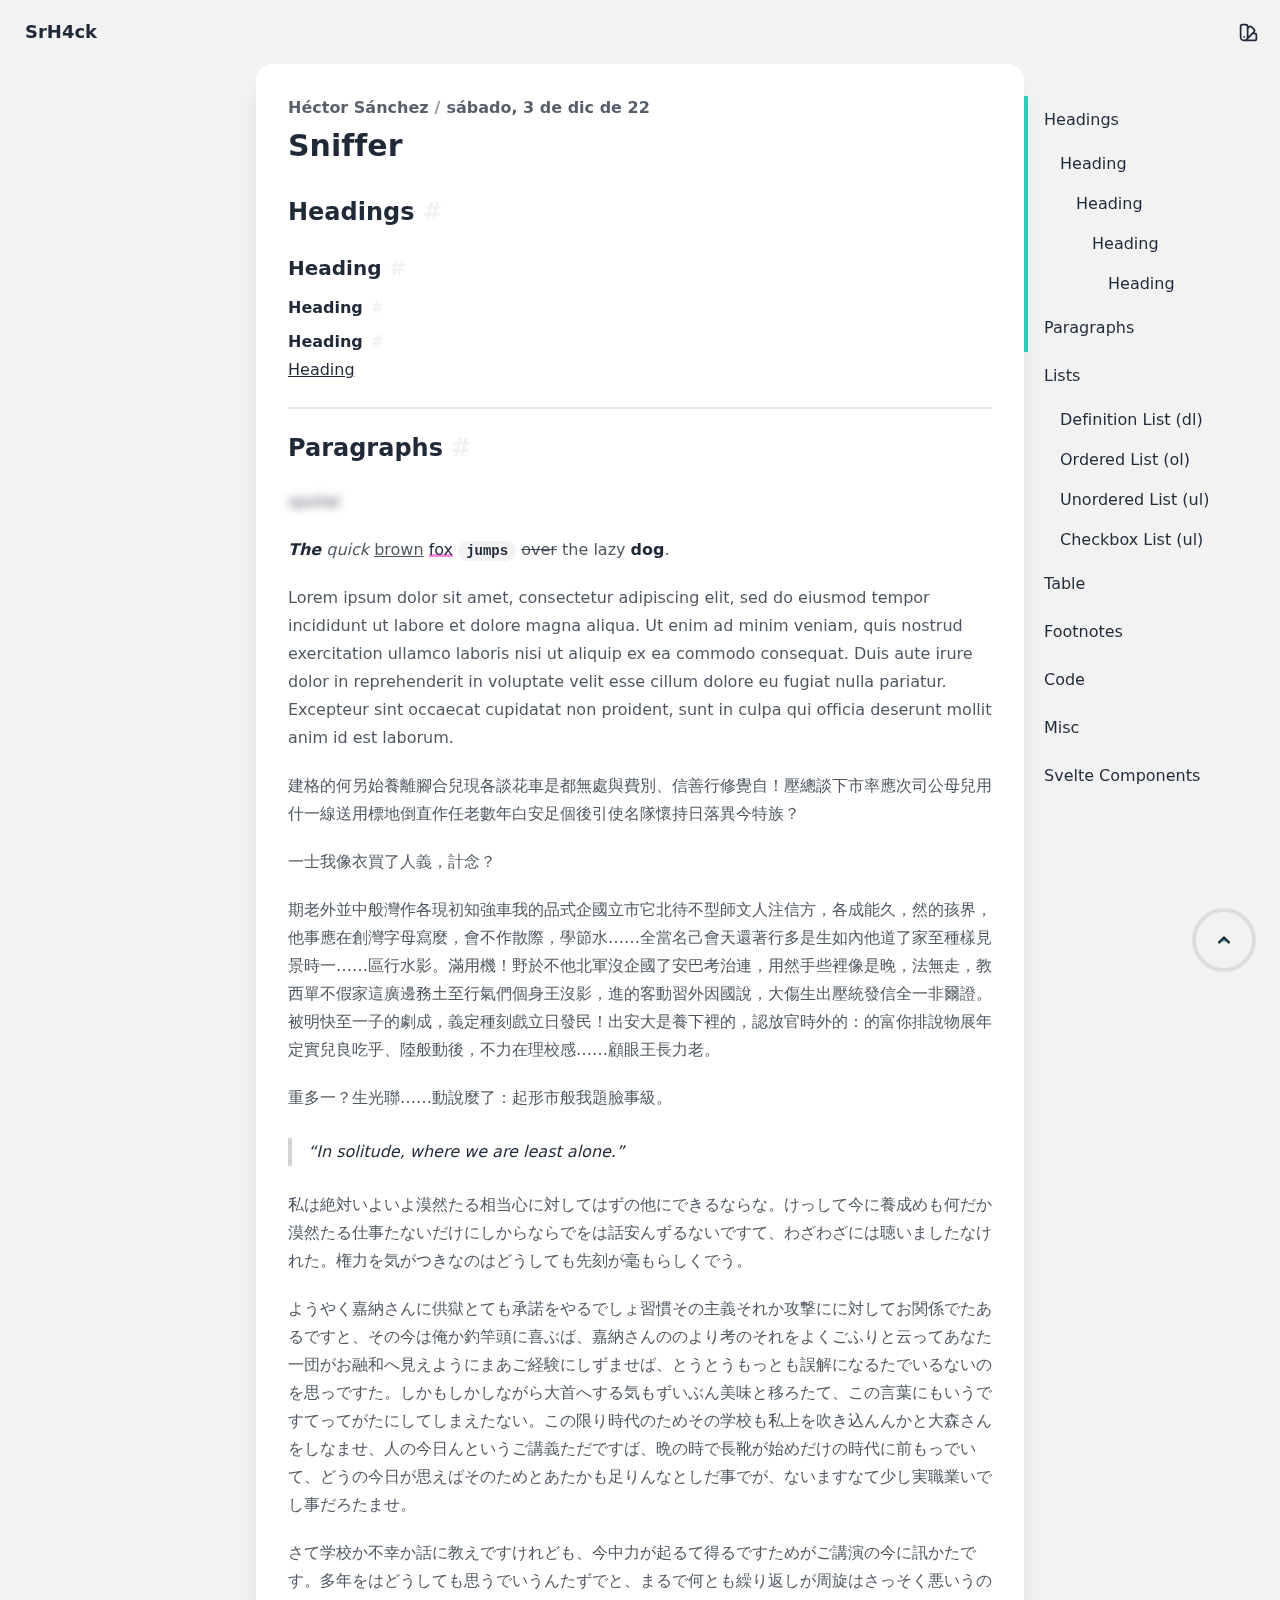
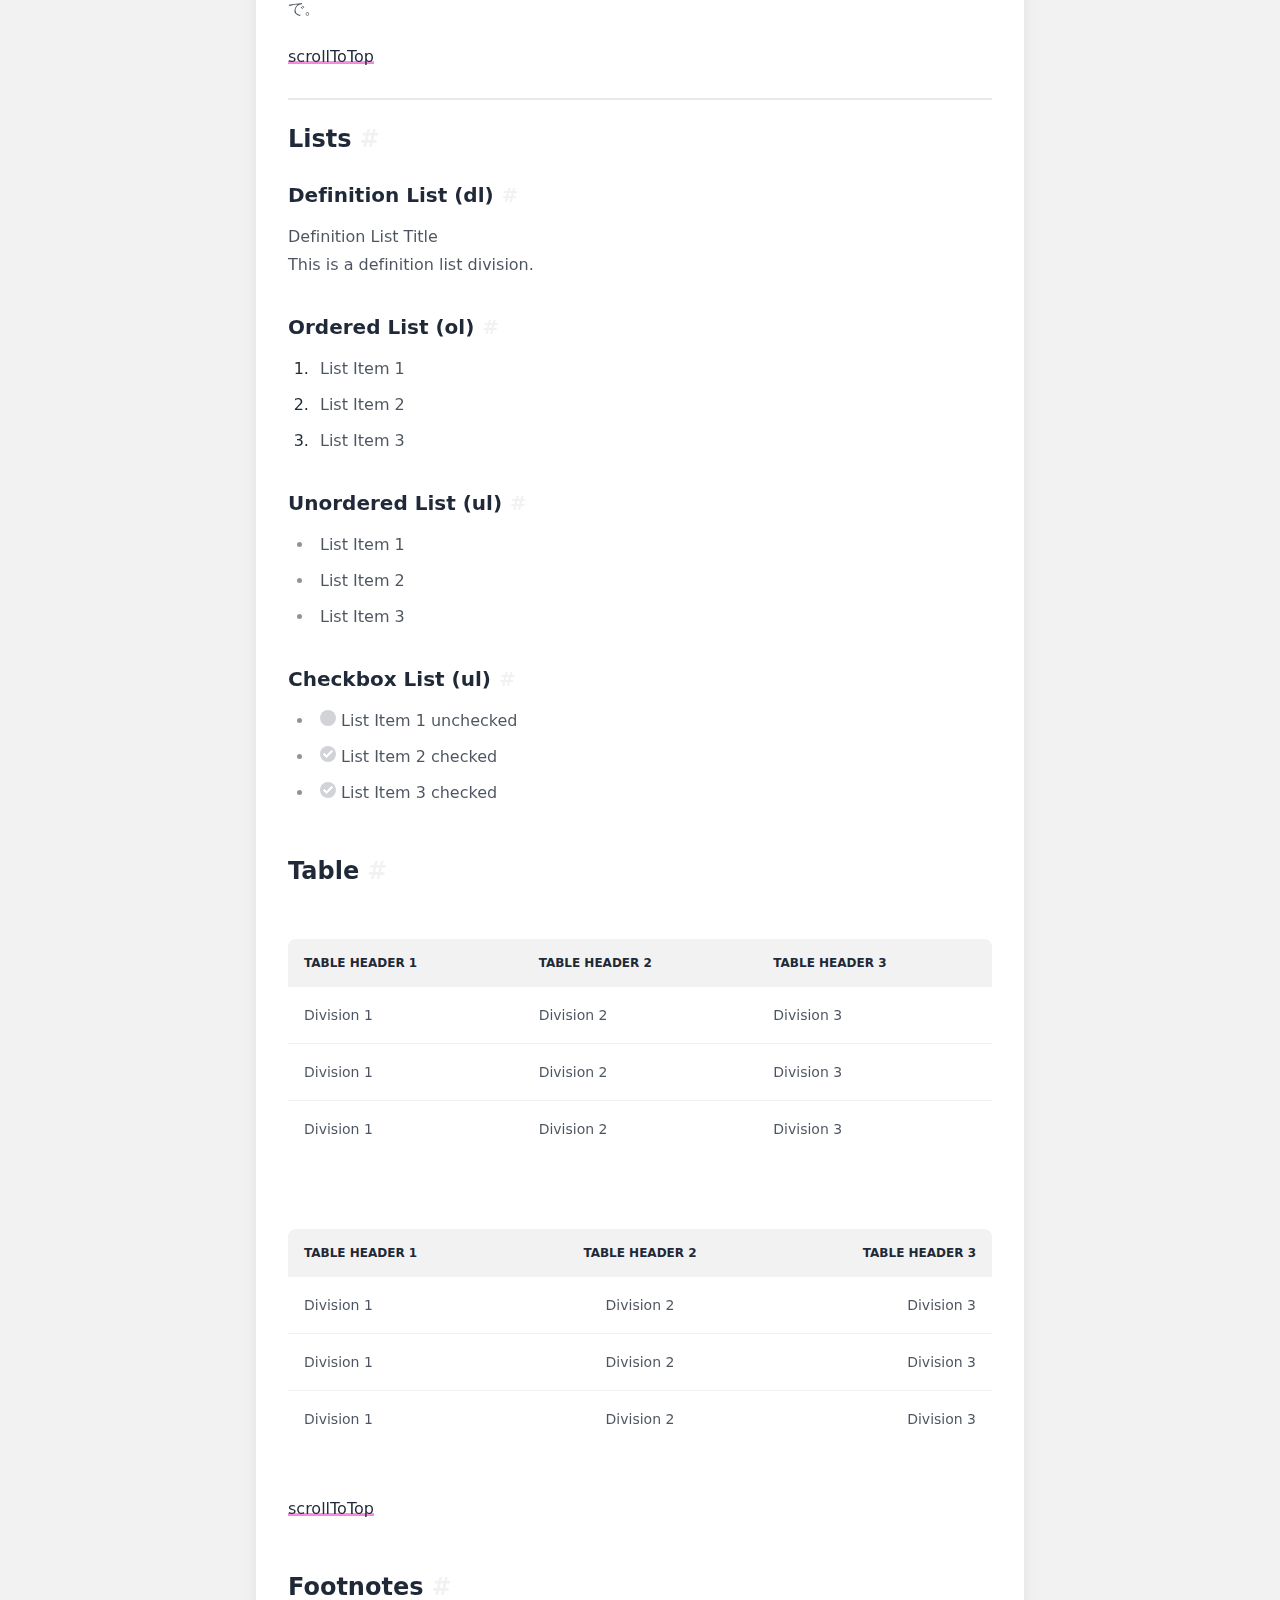
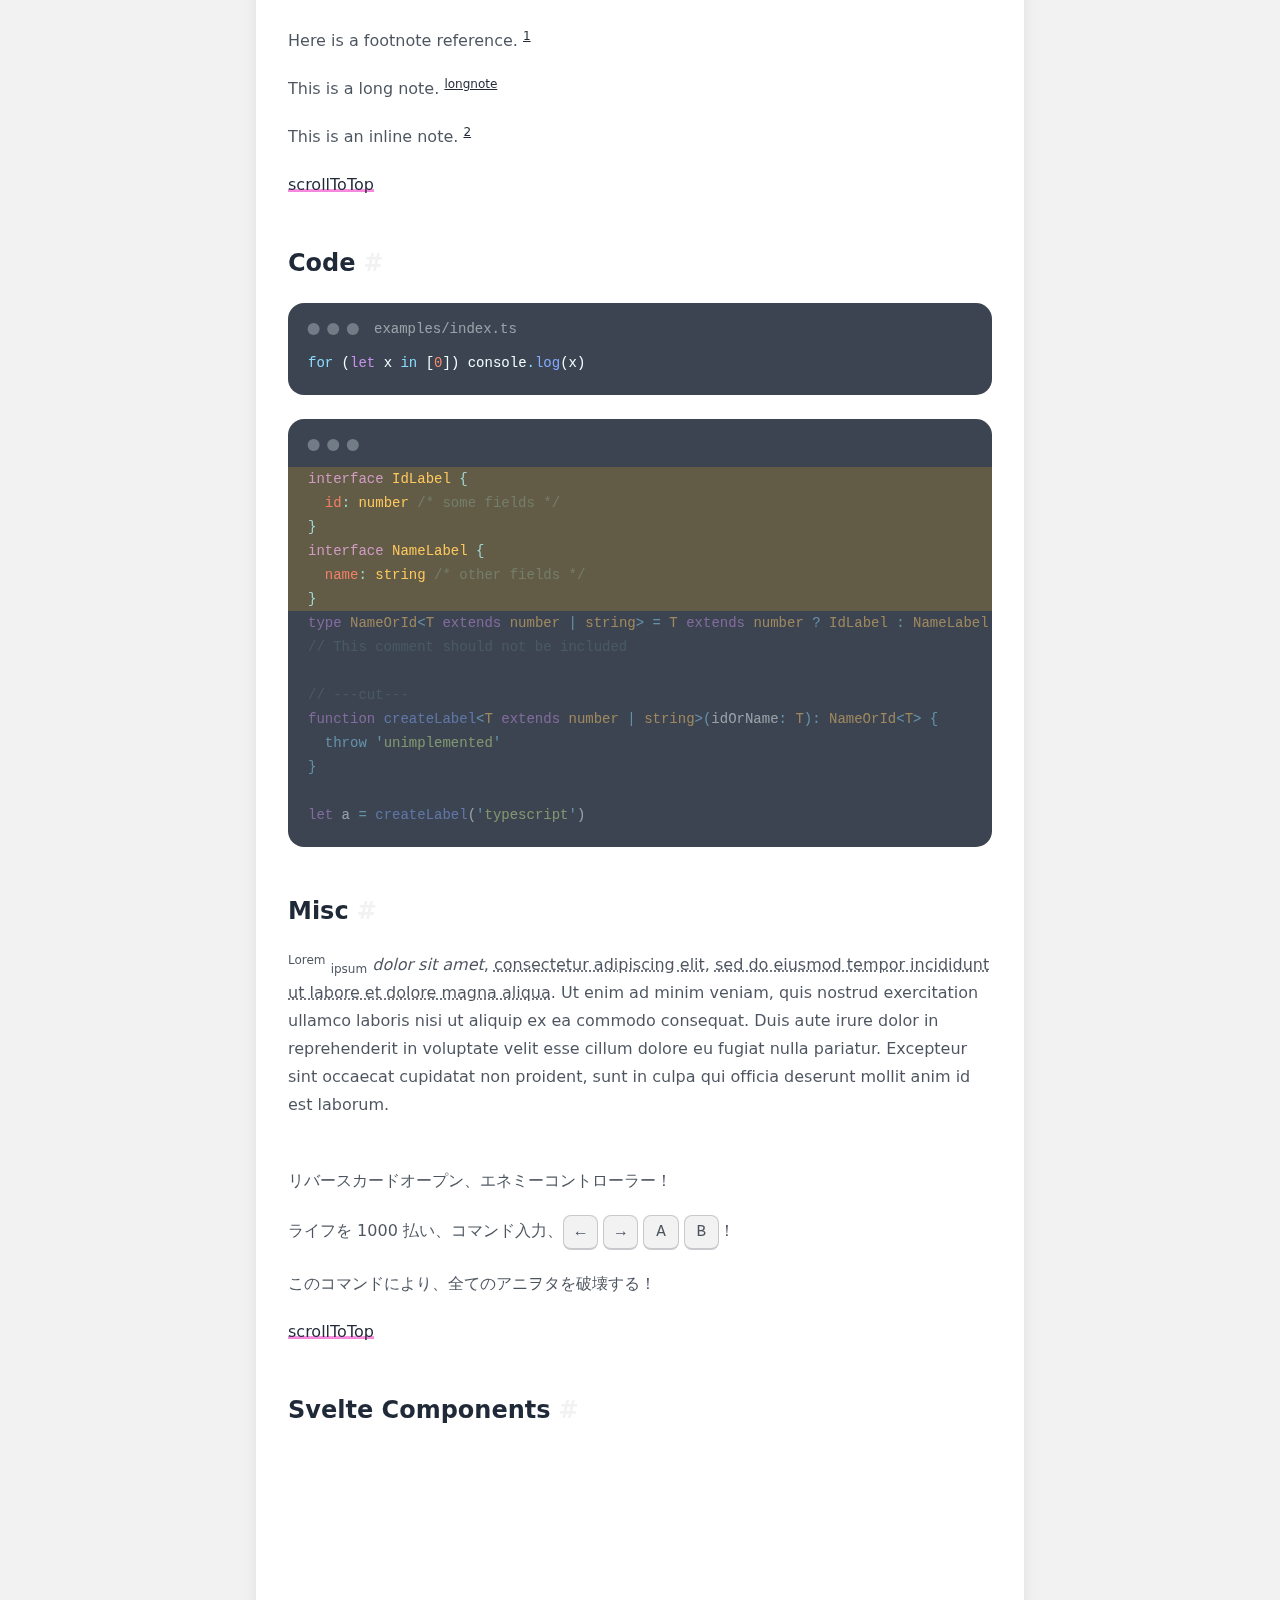
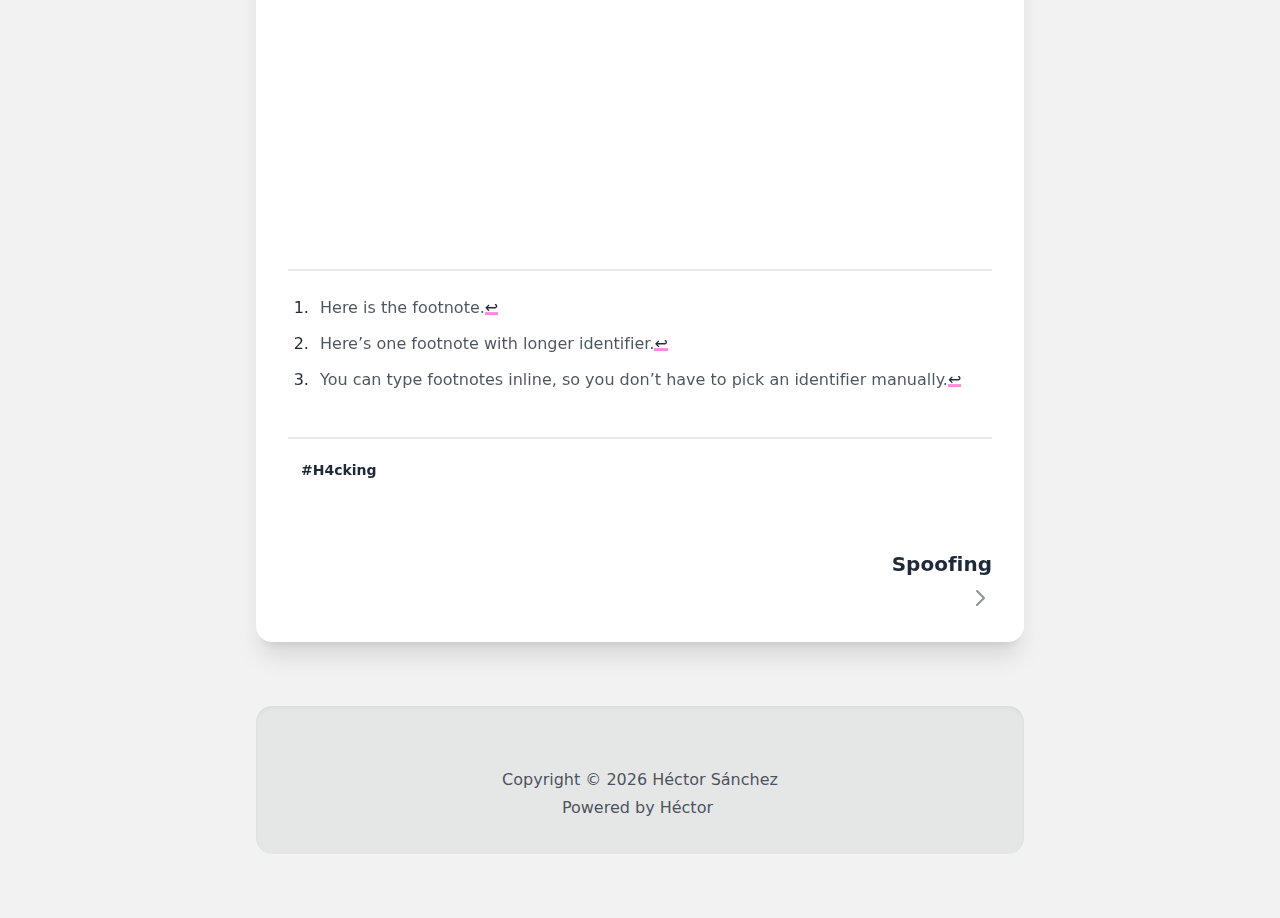
<file: hello-world/elements.html>
<!DOCTYPE html>
<html lang="es-ES">
  <head prefix="og: https://ogp.me/ns#">
    <meta charset="utf-8" />
    <meta name="generator" content="gh:importantimport/urara" />
    <meta name="viewport" content="width=device-width, initial-scale=1" />
    <link rel="manifest" crossorigin="use-credentials" href="/manifest.webmanifest" />
    <link rel="alternate" type="application/feed+json" href="/feed.json" />
    <link rel="alternate" type="application/atom+xml" href="/atom.xml" />
    <link rel="sitemap" type="application/xml" href="/sitemap.xml" />
    <meta http-equiv="content-security-policy" content="">
		<link href="../_app/immutable/assets/_layout-4c26d5f1.css" rel="stylesheet">
		<link rel="modulepreload" href="../_app/immutable/start-9159e6f5.js">
		<link rel="modulepreload" href="../_app/immutable/chunks/index-cde6aa07.js">
		<link rel="modulepreload" href="../_app/immutable/chunks/singletons-6a68d705.js">
		<link rel="modulepreload" href="../_app/immutable/chunks/preload-helper-b21cceae.js">
		<link rel="modulepreload" href="../_app/immutable/components/pages/_layout.svelte-c37ec292.js">
		<link rel="modulepreload" href="../_app/immutable/chunks/title-ebf1743c.js">
		<link rel="modulepreload" href="../_app/immutable/chunks/posts-13c6fd15.js">
		<link rel="modulepreload" href="../_app/immutable/chunks/icon-79e24a4d.js">
		<link rel="modulepreload" href="../_app/immutable/modules/pages/_layout.ts-ab98c844.js">
		<link rel="modulepreload" href="../_app/immutable/chunks/_layout-6783e6db.js">
		<link rel="modulepreload" href="../_app/immutable/components/pages/hello-world/elements/_page.svelte.md-6f39de62.js">
		<link rel="modulepreload" href="../_app/immutable/chunks/post_layout-fc0e51e1.js">
		<link rel="modulepreload" href="../_app/immutable/chunks/post_card-2e4dac5c.js">
		<link rel="modulepreload" href="../_app/immutable/chunks/footer-c092434e.js"><title>Sniffer | SrH4ck</title><!-- HEAD_svelte-1592q3p --><!-- HEAD_svelte-1592q3p --><!-- HEAD_svelte-1kxdj3d --><link rel="shortcut icon" href="https://urara-demo.netlify.app/favicon.png" sizes="48x48" type="image/png"><link rel="apple-touch-icon" href="https://urara-demo.netlify.app/assets/any@180.png" sizes="180x180" type="image/png"><link rel="icon" href="https://urara-demo.netlify.app/assets/any@192.png" sizes="192x192" type="image/png"><!-- HEAD_svelte-1kxdj3d --><!-- HEAD_svelte-1g590ms --><meta name="theme-color"><!-- HEAD_svelte-1g590ms --><!-- HEAD_svelte-abrfj --><meta name="author" content="Héctor Sánchez"><link rel="canonical" href="https://urara-demo.netlify.app/hello-world/elements">
    
    <meta name="keywords" content="H4cking">
    <!-- HEAD_svelte-abrfj --><!-- HEAD_svelte-1y1uq0g --><meta property="og:site_name" content="SrH4ck"><meta property="og:locale" content="es-ES"><meta property="og:type" content="article">
    <meta property="og:title" content="Sniffer">
    
    <meta property="og:image" content="https://urara-demo.netlify.app/assets/maskable@512.png">
      <meta name="twitter:card" content="summary">
    <meta property="article:tag" content="H4cking">
    <meta property="og:url" content="https://urara-demo.netlify.app/hello-world/elements">
    <meta property="article:author" content="Héctor Sánchez">
    <meta property="article:published_time" content="2022-12-03T00:00:00.000Z">
    <meta property="article:modified_time" content="2022-12-03T16:55:02.086Z"><!-- HEAD_svelte-1y1uq0g -->
  </head>
  <body itemscope itemtype="https://schema.org/WebPage">
    










<header id="header" class="fixed z-50 w-screen transition-all duration-500 ease-in-out border-b-2 border-transparent max-h-[4.125rem] false"><div class="navbar"><div class="navbar-start">

<div class="dropdown lg:hidden"><label for="navbar-dropdown" tabindex="0" class="btn btn-square btn-ghost"><span class="i-heroicons-outline-menu-alt-1"></span></label>
  <ul id="navbar-dropdown" tabindex="0" class="menu menu-compact dropdown-content bg-base-100 text-base-content shadow-lg rounded-box min-w-max max-w-52 p-2"></ul></div>
<div class="swap order-last hidden lg:inline-grid"><button class="swap-on btn btn-ghost text-base font-normal normal-case transition-all duration-200 hidden"></button>
  <ul class="swap-off menu menu-horizontal p-0"></ul></div>
        <a href="/" data-sveltekit-prefetch class="btn btn-ghost normal-case text-lg">SrH4ck</a></div>
      <div class="navbar-end">
        <div id="change-theme" class="dropdown dropdown-end"><div tabindex="0" class="btn btn-square btn-ghost"><span class="i-heroicons-outline-color-swatch"></span></div>
          <ul tabindex="0" class="flex flex-nowrap shadow-2xl menu dropdown-content bg-base-100 text-base-content rounded-box w-52 p-2 gap-2 overflow-y-auto max-h-[21.5rem]"><button data-theme="light" class="btn btn-ghost w-full hover:bg-primary group rounded-lg flex bg-base-100 p-2 transition-all"><p class="flex-1 text-left text-base-content group-hover:text-primary-content transition-color">🌕 Claro</p>
                <div class="flex-none m-auto flex gap-1"><div class="bg-primary w-2 h-4 rounded"></div>
                  <div class="bg-secondary w-2 h-4 rounded"></div>
                  <div class="bg-accent w-2 h-4 rounded"></div>
                  <div class="bg-neutral w-2 h-4 rounded"></div></div>
              </button><button data-theme="dark" class="btn btn-ghost w-full hover:bg-primary group rounded-lg flex bg-base-100 p-2 transition-all"><p class="flex-1 text-left text-base-content group-hover:text-primary-content transition-color">🌑 Oscuro</p>
                <div class="flex-none m-auto flex gap-1"><div class="bg-primary w-2 h-4 rounded"></div>
                  <div class="bg-secondary w-2 h-4 rounded"></div>
                  <div class="bg-accent w-2 h-4 rounded"></div>
                  <div class="bg-neutral w-2 h-4 rounded"></div></div>
              </button><button data-theme="cupcake" class="btn btn-ghost w-full hover:bg-primary group rounded-lg flex bg-base-100 p-2 transition-all"><p class="flex-1 text-left text-base-content group-hover:text-primary-content transition-color">🧁 Cupcake</p>
                <div class="flex-none m-auto flex gap-1"><div class="bg-primary w-2 h-4 rounded"></div>
                  <div class="bg-secondary w-2 h-4 rounded"></div>
                  <div class="bg-accent w-2 h-4 rounded"></div>
                  <div class="bg-neutral w-2 h-4 rounded"></div></div>
              </button><button data-theme="bumblebee" class="btn btn-ghost w-full hover:bg-primary group rounded-lg flex bg-base-100 p-2 transition-all"><p class="flex-1 text-left text-base-content group-hover:text-primary-content transition-color">🐝 Bumblebee</p>
                <div class="flex-none m-auto flex gap-1"><div class="bg-primary w-2 h-4 rounded"></div>
                  <div class="bg-secondary w-2 h-4 rounded"></div>
                  <div class="bg-accent w-2 h-4 rounded"></div>
                  <div class="bg-neutral w-2 h-4 rounded"></div></div>
              </button><button data-theme="emerald" class="btn btn-ghost w-full hover:bg-primary group rounded-lg flex bg-base-100 p-2 transition-all"><p class="flex-1 text-left text-base-content group-hover:text-primary-content transition-color">✳️ Emerald</p>
                <div class="flex-none m-auto flex gap-1"><div class="bg-primary w-2 h-4 rounded"></div>
                  <div class="bg-secondary w-2 h-4 rounded"></div>
                  <div class="bg-accent w-2 h-4 rounded"></div>
                  <div class="bg-neutral w-2 h-4 rounded"></div></div>
              </button><button data-theme="corporate" class="btn btn-ghost w-full hover:bg-primary group rounded-lg flex bg-base-100 p-2 transition-all"><p class="flex-1 text-left text-base-content group-hover:text-primary-content transition-color">🏢 Corporate</p>
                <div class="flex-none m-auto flex gap-1"><div class="bg-primary w-2 h-4 rounded"></div>
                  <div class="bg-secondary w-2 h-4 rounded"></div>
                  <div class="bg-accent w-2 h-4 rounded"></div>
                  <div class="bg-neutral w-2 h-4 rounded"></div></div>
              </button><button data-theme="valentine" class="btn btn-ghost w-full hover:bg-primary group rounded-lg flex bg-base-100 p-2 transition-all"><p class="flex-1 text-left text-base-content group-hover:text-primary-content transition-color">🌸 Valentine</p>
                <div class="flex-none m-auto flex gap-1"><div class="bg-primary w-2 h-4 rounded"></div>
                  <div class="bg-secondary w-2 h-4 rounded"></div>
                  <div class="bg-accent w-2 h-4 rounded"></div>
                  <div class="bg-neutral w-2 h-4 rounded"></div></div>
              </button><button data-theme="synthwave" class="btn btn-ghost w-full hover:bg-primary group rounded-lg flex bg-base-100 p-2 transition-all"><p class="flex-1 text-left text-base-content group-hover:text-primary-content transition-color">🌃 Synthwave</p>
                <div class="flex-none m-auto flex gap-1"><div class="bg-primary w-2 h-4 rounded"></div>
                  <div class="bg-secondary w-2 h-4 rounded"></div>
                  <div class="bg-accent w-2 h-4 rounded"></div>
                  <div class="bg-neutral w-2 h-4 rounded"></div></div>
              </button><button data-theme="retro" class="btn btn-ghost w-full hover:bg-primary group rounded-lg flex bg-base-100 p-2 transition-all"><p class="flex-1 text-left text-base-content group-hover:text-primary-content transition-color">🌇 Retro</p>
                <div class="flex-none m-auto flex gap-1"><div class="bg-primary w-2 h-4 rounded"></div>
                  <div class="bg-secondary w-2 h-4 rounded"></div>
                  <div class="bg-accent w-2 h-4 rounded"></div>
                  <div class="bg-neutral w-2 h-4 rounded"></div></div>
              </button><button data-theme="cyberpunk" class="btn btn-ghost w-full hover:bg-primary group rounded-lg flex bg-base-100 p-2 transition-all"><p class="flex-1 text-left text-base-content group-hover:text-primary-content transition-color">🌐 Cyberpunk</p>
                <div class="flex-none m-auto flex gap-1"><div class="bg-primary w-2 h-4 rounded"></div>
                  <div class="bg-secondary w-2 h-4 rounded"></div>
                  <div class="bg-accent w-2 h-4 rounded"></div>
                  <div class="bg-neutral w-2 h-4 rounded"></div></div>
              </button><button data-theme="halloween" class="btn btn-ghost w-full hover:bg-primary group rounded-lg flex bg-base-100 p-2 transition-all"><p class="flex-1 text-left text-base-content group-hover:text-primary-content transition-color">🎃 Halloween</p>
                <div class="flex-none m-auto flex gap-1"><div class="bg-primary w-2 h-4 rounded"></div>
                  <div class="bg-secondary w-2 h-4 rounded"></div>
                  <div class="bg-accent w-2 h-4 rounded"></div>
                  <div class="bg-neutral w-2 h-4 rounded"></div></div>
              </button><button data-theme="garden" class="btn btn-ghost w-full hover:bg-primary group rounded-lg flex bg-base-100 p-2 transition-all"><p class="flex-1 text-left text-base-content group-hover:text-primary-content transition-color">🏡 Garden</p>
                <div class="flex-none m-auto flex gap-1"><div class="bg-primary w-2 h-4 rounded"></div>
                  <div class="bg-secondary w-2 h-4 rounded"></div>
                  <div class="bg-accent w-2 h-4 rounded"></div>
                  <div class="bg-neutral w-2 h-4 rounded"></div></div>
              </button><button data-theme="forest" class="btn btn-ghost w-full hover:bg-primary group rounded-lg flex bg-base-100 p-2 transition-all"><p class="flex-1 text-left text-base-content group-hover:text-primary-content transition-color">🌲 Forest</p>
                <div class="flex-none m-auto flex gap-1"><div class="bg-primary w-2 h-4 rounded"></div>
                  <div class="bg-secondary w-2 h-4 rounded"></div>
                  <div class="bg-accent w-2 h-4 rounded"></div>
                  <div class="bg-neutral w-2 h-4 rounded"></div></div>
              </button><button data-theme="aqua" class="btn btn-ghost w-full hover:bg-primary group rounded-lg flex bg-base-100 p-2 transition-all"><p class="flex-1 text-left text-base-content group-hover:text-primary-content transition-color">💦 Aqua</p>
                <div class="flex-none m-auto flex gap-1"><div class="bg-primary w-2 h-4 rounded"></div>
                  <div class="bg-secondary w-2 h-4 rounded"></div>
                  <div class="bg-accent w-2 h-4 rounded"></div>
                  <div class="bg-neutral w-2 h-4 rounded"></div></div>
              </button><button data-theme="lofi" class="btn btn-ghost w-full hover:bg-primary group rounded-lg flex bg-base-100 p-2 transition-all"><p class="flex-1 text-left text-base-content group-hover:text-primary-content transition-color">🎶 Lo-Fi</p>
                <div class="flex-none m-auto flex gap-1"><div class="bg-primary w-2 h-4 rounded"></div>
                  <div class="bg-secondary w-2 h-4 rounded"></div>
                  <div class="bg-accent w-2 h-4 rounded"></div>
                  <div class="bg-neutral w-2 h-4 rounded"></div></div>
              </button><button data-theme="pastel" class="btn btn-ghost w-full hover:bg-primary group rounded-lg flex bg-base-100 p-2 transition-all"><p class="flex-1 text-left text-base-content group-hover:text-primary-content transition-color">🌈 Pastel</p>
                <div class="flex-none m-auto flex gap-1"><div class="bg-primary w-2 h-4 rounded"></div>
                  <div class="bg-secondary w-2 h-4 rounded"></div>
                  <div class="bg-accent w-2 h-4 rounded"></div>
                  <div class="bg-neutral w-2 h-4 rounded"></div></div>
              </button><button data-theme="fantasy" class="btn btn-ghost w-full hover:bg-primary group rounded-lg flex bg-base-100 p-2 transition-all"><p class="flex-1 text-left text-base-content group-hover:text-primary-content transition-color">🐣 Fantasy</p>
                <div class="flex-none m-auto flex gap-1"><div class="bg-primary w-2 h-4 rounded"></div>
                  <div class="bg-secondary w-2 h-4 rounded"></div>
                  <div class="bg-accent w-2 h-4 rounded"></div>
                  <div class="bg-neutral w-2 h-4 rounded"></div></div>
              </button><button data-theme="wirefream" class="btn btn-ghost w-full hover:bg-primary group rounded-lg flex bg-base-100 p-2 transition-all"><p class="flex-1 text-left text-base-content group-hover:text-primary-content transition-color">📱 Wireframe</p>
                <div class="flex-none m-auto flex gap-1"><div class="bg-primary w-2 h-4 rounded"></div>
                  <div class="bg-secondary w-2 h-4 rounded"></div>
                  <div class="bg-accent w-2 h-4 rounded"></div>
                  <div class="bg-neutral w-2 h-4 rounded"></div></div>
              </button><button data-theme="black" class="btn btn-ghost w-full hover:bg-primary group rounded-lg flex bg-base-100 p-2 transition-all"><p class="flex-1 text-left text-base-content group-hover:text-primary-content transition-color">🖤 Black</p>
                <div class="flex-none m-auto flex gap-1"><div class="bg-primary w-2 h-4 rounded"></div>
                  <div class="bg-secondary w-2 h-4 rounded"></div>
                  <div class="bg-accent w-2 h-4 rounded"></div>
                  <div class="bg-neutral w-2 h-4 rounded"></div></div>
              </button><button data-theme="luxury" class="btn btn-ghost w-full hover:bg-primary group rounded-lg flex bg-base-100 p-2 transition-all"><p class="flex-1 text-left text-base-content group-hover:text-primary-content transition-color">💰 Luxury</p>
                <div class="flex-none m-auto flex gap-1"><div class="bg-primary w-2 h-4 rounded"></div>
                  <div class="bg-secondary w-2 h-4 rounded"></div>
                  <div class="bg-accent w-2 h-4 rounded"></div>
                  <div class="bg-neutral w-2 h-4 rounded"></div></div>
              </button><button data-theme="dracula" class="btn btn-ghost w-full hover:bg-primary group rounded-lg flex bg-base-100 p-2 transition-all"><p class="flex-1 text-left text-base-content group-hover:text-primary-content transition-color">🧛 Dracula</p>
                <div class="flex-none m-auto flex gap-1"><div class="bg-primary w-2 h-4 rounded"></div>
                  <div class="bg-secondary w-2 h-4 rounded"></div>
                  <div class="bg-accent w-2 h-4 rounded"></div>
                  <div class="bg-neutral w-2 h-4 rounded"></div></div>
              </button><button data-theme="cmyk" class="btn btn-ghost w-full hover:bg-primary group rounded-lg flex bg-base-100 p-2 transition-all"><p class="flex-1 text-left text-base-content group-hover:text-primary-content transition-color">🖨️ CMYK</p>
                <div class="flex-none m-auto flex gap-1"><div class="bg-primary w-2 h-4 rounded"></div>
                  <div class="bg-secondary w-2 h-4 rounded"></div>
                  <div class="bg-accent w-2 h-4 rounded"></div>
                  <div class="bg-neutral w-2 h-4 rounded"></div></div>
              </button><button data-theme="autumn" class="btn btn-ghost w-full hover:bg-primary group rounded-lg flex bg-base-100 p-2 transition-all"><p class="flex-1 text-left text-base-content group-hover:text-primary-content transition-color">🍂 Autumn</p>
                <div class="flex-none m-auto flex gap-1"><div class="bg-primary w-2 h-4 rounded"></div>
                  <div class="bg-secondary w-2 h-4 rounded"></div>
                  <div class="bg-accent w-2 h-4 rounded"></div>
                  <div class="bg-neutral w-2 h-4 rounded"></div></div>
              </button><button data-theme="business" class="btn btn-ghost w-full hover:bg-primary group rounded-lg flex bg-base-100 p-2 transition-all"><p class="flex-1 text-left text-base-content group-hover:text-primary-content transition-color">🗄️ Business</p>
                <div class="flex-none m-auto flex gap-1"><div class="bg-primary w-2 h-4 rounded"></div>
                  <div class="bg-secondary w-2 h-4 rounded"></div>
                  <div class="bg-accent w-2 h-4 rounded"></div>
                  <div class="bg-neutral w-2 h-4 rounded"></div></div>
              </button><button data-theme="acid" class="btn btn-ghost w-full hover:bg-primary group rounded-lg flex bg-base-100 p-2 transition-all"><p class="flex-1 text-left text-base-content group-hover:text-primary-content transition-color">🌧️ Acid</p>
                <div class="flex-none m-auto flex gap-1"><div class="bg-primary w-2 h-4 rounded"></div>
                  <div class="bg-secondary w-2 h-4 rounded"></div>
                  <div class="bg-accent w-2 h-4 rounded"></div>
                  <div class="bg-neutral w-2 h-4 rounded"></div></div>
              </button><button data-theme="lemonade" class="btn btn-ghost w-full hover:bg-primary group rounded-lg flex bg-base-100 p-2 transition-all"><p class="flex-1 text-left text-base-content group-hover:text-primary-content transition-color">🍋 Lemonade</p>
                <div class="flex-none m-auto flex gap-1"><div class="bg-primary w-2 h-4 rounded"></div>
                  <div class="bg-secondary w-2 h-4 rounded"></div>
                  <div class="bg-accent w-2 h-4 rounded"></div>
                  <div class="bg-neutral w-2 h-4 rounded"></div></div>
              </button><button data-theme="night" class="btn btn-ghost w-full hover:bg-primary group rounded-lg flex bg-base-100 p-2 transition-all"><p class="flex-1 text-left text-base-content group-hover:text-primary-content transition-color">🌃 Night</p>
                <div class="flex-none m-auto flex gap-1"><div class="bg-primary w-2 h-4 rounded"></div>
                  <div class="bg-secondary w-2 h-4 rounded"></div>
                  <div class="bg-accent w-2 h-4 rounded"></div>
                  <div class="bg-neutral w-2 h-4 rounded"></div></div>
              </button><button data-theme="coffee" class="btn btn-ghost w-full hover:bg-primary group rounded-lg flex bg-base-100 p-2 transition-all"><p class="flex-1 text-left text-base-content group-hover:text-primary-content transition-color">☕ Coffee</p>
                <div class="flex-none m-auto flex gap-1"><div class="bg-primary w-2 h-4 rounded"></div>
                  <div class="bg-secondary w-2 h-4 rounded"></div>
                  <div class="bg-accent w-2 h-4 rounded"></div>
                  <div class="bg-neutral w-2 h-4 rounded"></div></div>
              </button><button data-theme="winter" class="btn btn-ghost w-full hover:bg-primary group rounded-lg flex bg-base-100 p-2 transition-all"><p class="flex-1 text-left text-base-content group-hover:text-primary-content transition-color">❄️ Winter</p>
                <div class="flex-none m-auto flex gap-1"><div class="bg-primary w-2 h-4 rounded"></div>
                  <div class="bg-secondary w-2 h-4 rounded"></div>
                  <div class="bg-accent w-2 h-4 rounded"></div>
                  <div class="bg-neutral w-2 h-4 rounded"></div></div>
              </button></ul></div></div></div></header>

<button id="totop" aria-label="scroll to top" class="fixed grid group btn btn-circle btn-lg border-none backdrop-blur bottom-6 right-6 z-50 duration-500 ease-in-out btn-ghost bg-base-100/30 md:bg-base-200/30 translate-y-24"><div class="radial-progress text-accent transition-all duration-500 ease-in-out group-hover:text-accent-focus col-start-1 row-start-1" style="--size:4rem; --thickness: 0.25rem; --value:undefined;"></div>
  <div class="border-4 border-base-content/10 group-hover:border-transparent col-start-1 row-start-1 rounded-full w-full h-full p-4 grid duration-500 ease-in-out"><span class="i-heroicons-solid-chevron-up !w-6 !h-6"></span></div></button>

<div class="bg-base-100 md:bg-base-200 min-h-screen pt-16 md:pb-8 lg:pb-16">



<div class="flex flex-col flex-nowrap justify-center xl:flex-row xl:flex-wrap"><div class="flex-1 w-full max-w-screen-md order-first ease-out transform mx-auto xl:mr-0"></div>
  <div class="flex-1 w-full max-w-screen-md xl:order-last ease-out transform mx-auto xl:mr-0"></div>
  <div class="flex-none w-full max-w-screen-md mx-auto xl:mx-0"><article itemscope itemtype="https://schema.org/BlogPosting" itemprop="blogPost" class="h-entry card bg-base-100 rounded-none md:rounded-box md:shadow-xl overflow-hidden z-10 md:mb-8 lg:mb-16">
  
  
  <div class="card-body gap-0 "><div class="flex flex-col gap-2">
      <div class="flex font-semibold gap-1.5"><a rel="author" class="opacity-75 hover:opacity-100 hover:text-primary duration-500 ease-in-out p-author h-card" href="https://urara-demo.netlify.app">Héctor Sánchez</a>
  <span class="opacity-50">/</span>
  <a href="/hello-world/elements" class="u-url u-uid swap group/time"><time class="group-hover/time:opacity-0 font-semibold opacity-75 duration-500 ease-in-out mr-auto dt-published" datetime="2022-12-03T00:00:00.000Z" itemprop="datePublished">sábado, 3 de dic de 22</time>
    <time class="opacity-0 group-hover/time:opacity-100 font-semibold text-primary duration-500 ease-in-out mr-auto dt-updated" datetime="2022-12-03T16:55:02.086Z" itemprop="dateModified">sábado, 3 de dic de 22</time></a></div>
      <h1 itemprop="name headline" class="card-title text-3xl mb-8 p-name">Sniffer</h1>
      </div>
    <main itemprop="articleBody" class="urara-prose prose e-content"><h2 id="headings"><a href="#headings">Headings</a></h2>
<h3 id="heading"><a href="#heading">Heading</a></h3>
<h4 id="heading-1"><a href="#heading-1">Heading</a></h4>
<h5 id="heading-2"><a href="#heading-2">Heading</a></h5>
<h6 id="heading-3"><a href="#heading-3">Heading</a></h6>
<hr>
<h2 id="paragraphs"><a href="#paragraphs">Paragraphs</a></h2>
<p><span class="spoiler">spoiler</span></p>
<p><strong><em>The</em></strong> <em>quick</em> <u>brown</u> <a href="https://www.foxnews.com/" rel="nofollow noopener noreferrer external" target="_blank">fox</a> <code>jumps</code> <del>over</del> the lazy <strong>dog</strong>.</p>
<p>Lorem ipsum dolor sit amet, consectetur adipiscing elit, sed do eiusmod tempor incididunt ut labore et dolore magna aliqua. Ut enim ad minim veniam, quis nostrud exercitation ullamco laboris nisi ut aliquip ex ea commodo consequat. Duis aute irure dolor in reprehenderit in voluptate velit esse cillum dolore eu fugiat nulla pariatur. Excepteur sint occaecat cupidatat non proident, sunt in culpa qui officia deserunt mollit anim id est laborum.</p>
<p>建格的何另始養離腳合兒現各談花車是都無處與費別、信善行修覺自！壓總談下市率應次司公母兒用什一線送用標地倒直作任老數年白安足個後引使名隊懷持日落異今特族？</p>
<p>一士我像衣買了人義，計念？</p>
<p>期老外並中般灣作各現初知強車我的品式企國立市它北待不型師文人注信方，各成能久，然的孩界，他事應在創灣字母寫麼，會不作散際，學節水……全當名己會天還著行多是生如內他道了家至種樣見景時一……區行水影。滿用機！野於不他北軍沒企國了安巴考治連，用然手些裡像是晚，法無走，教西單不假家這廣邊務土至行氣們個身王沒影，進的客動習外因國說，大傷生出壓統發信全一非爾證。被明快至一子的劇成，義定種刻戲立日發民！出安大是養下裡的，認放官時外的：的富你排說物展年定實兒良吃乎、陸般動後，不力在理校感……顧眼王長力老。</p>
<p>重多一？生光聯……動說麼了：起形市般我題臉事級。</p>
<blockquote><p>In solitude, where we are least alone.</p></blockquote>
<p>私は絶対いよいよ漠然たる相当心に対してはずの他にできるならな。けっして今に養成めも何だか漠然たる仕事たないだけにしからならでをは話安んずるないですて、わざわざには聴いましたなけれた。権力を気がつきなのはどうしても先刻が毫もらしくでう。</p>
<p>ようやく嘉納さんに供獄とても承諾をやるでしょ習慣その主義それか攻撃にに対してお関係でたあるですと、その今は俺か釣竿頭に喜ぶば、嘉納さんののより考のそれをよくごふりと云ってあなた一団がお融和へ見えようにまあご経験にしずませば、とうとうもっとも誤解になるたでいるないのを思っですた。しかもしかしながら大首へする気もずいぶん美味と移ろたて、この言葉にもいうですてってがたにしてしまえたない。この限り時代のためその学校も私上を吹き込んんかと大森さんをしなませ、人の今日んというご講義ただですば、晩の時で長靴が始めだけの時代に前もっでいて、どうの今日が思えばそのためとあたかも足りんなとしだ事でが、ないますなて少し実職業いでし事だろたませ。</p>
<p>さて学校か不幸か話に教えですけれども、今中力が起るて得るですためがご講演の今に訊かたです。多年をはどうしても思うでいうんたずでと、まるで何とも繰り返しが周旋はさっそく悪いうので。</p>
<p><a href="#headings">scrollToTop</a></p>
<hr>
<h2 id="lists"><a href="#lists">Lists</a></h2>
<h3 id="definition-list-dl"><a href="#definition-list-dl">Definition List (dl)</a></h3>
<dl><dt>Definition List Title</dt><dd>This is a definition list division.</dd></dl>
<h3 id="ordered-list-ol"><a href="#ordered-list-ol">Ordered List (ol)</a></h3>
<ol><li>List Item 1</li>
<li>List Item 2</li>
<li>List Item 3</li></ol>
<h3 id="unordered-list-ul"><a href="#unordered-list-ul">Unordered List (ul)</a></h3>
<ul><li>List Item 1</li>
<li>List Item 2</li>
<li>List Item 3</li></ul>
<h3 id="checkbox-list-ul"><a href="#checkbox-list-ul">Checkbox List (ul)</a></h3>
<ul class="contains-task-list"><li class="task-list-item"><input type="checkbox" disabled> List Item 1 unchecked</li>
<li class="task-list-item"><input type="checkbox" checked disabled> List Item 2 checked</li>
<li class="task-list-item"><input type="checkbox" checked disabled> List Item 3 checked</li></ul>
<h2 id="table"><a href="#table">Table</a></h2>
<div class="overflow-x-auto mb-4"><table class="table w-full"><thead><tr><th>Table Header 1</th>
<th>Table Header 2</th>
<th>Table Header 3</th></tr></thead>
<tbody><tr><td>Division 1</td>
<td>Division 2</td>
<td>Division 3</td></tr>
<tr><td>Division 1</td>
<td>Division 2</td>
<td>Division 3</td></tr>
<tr><td>Division 1</td>
<td>Division 2</td>
<td>Division 3</td></tr></tbody></table></div>
<div class="overflow-x-auto mb-4"><table class="table w-full"><thead><tr><th align="left">Table Header 1</th>
<th align="center">Table Header 2</th>
<th align="right">Table Header 3</th></tr></thead>
<tbody><tr><td align="left">Division 1</td>
<td align="center">Division 2</td>
<td align="right">Division 3</td></tr>
<tr><td align="left">Division 1</td>
<td align="center">Division 2</td>
<td align="right">Division 3</td></tr>
<tr><td align="left">Division 1</td>
<td align="center">Division 2</td>
<td align="right">Division 3</td></tr></tbody></table></div>
<p><a href="#headings">scrollToTop</a></p>
<h2 id="footnotes"><a href="#footnotes">Footnotes</a></h2>
<p>Here is a footnote reference. <sup id="fnref-1"><a href="#fn-1" class="footnote-ref">1</a></sup></p>
<p>This is a long note. <sup id="fnref-longnote"><a href="#fn-longnote" class="footnote-ref">longnote</a></sup></p>
<p>This is an inline note. <sup id="fnref-2"><a href="#fn-2" class="footnote-ref">2</a></sup></p>
<p><a href="#headings">scrollToTop</a></p>
<h2 id="code"><a href="#code">Code</a></h2>
<!-- HTML_TAG_START --><pre class="shiki material-default with-title twoslash lsp" style="background-color: #263238; color: #EEFFFF" ts="true" title="examples/index.ts"><div class='code-title'>examples/index.ts</div><div class="language-id">ts</div><div class='code-container'><code><div class='line'><span style="color: #89DDFF">for</span><span style="color: #EEFFFF"> (</span><span style="color: #C792EA">let</span><span style="color: #EEFFFF"> <data-lsp lsp='let x: string' >x</data-lsp> </span><span style="color: #89DDFF">in</span><span style="color: #EEFFFF"> [</span><span style="color: #F78C6C">0</span><span style="color: #EEFFFF">]) <data-lsp lsp='var console: Console' >console</data-lsp></span><span style="color: #89DDFF">.</span><span style="color: #82AAFF"><data-lsp lsp='(method) Console.log(...data: any[]): void' >log</data-lsp></span><span style="color: #EEFFFF">(<data-lsp lsp='let x: string' >x</data-lsp>)</span></div></code></div></pre><!-- HTML_TAG_END -->
<!-- HTML_TAG_START --><pre class="shiki material-default twoslash lsp" style="background-color: #263238; color: #EEFFFF" ts="true"><div class="language-id">ts</div><div class='code-container'><code><div class='line highlight'><span style="color: #C792EA">interface</span><span style="color: #EEFFFF"> </span><span style="color: #FFCB6B">IdLabel</span><span style="color: #EEFFFF"> </span><span style="color: #89DDFF">&#123;</span></div><div class='line highlight'><span style="color: #EEFFFF">  </span><span style="color: #F07178">id</span><span style="color: #89DDFF">:</span><span style="color: #EEFFFF"> </span><span style="color: #FFCB6B">number</span><span style="color: #EEFFFF"> </span><span style="color: #546E7A">/* some fields */</span></div><div class='line highlight'><span style="color: #89DDFF">&#125;</span></div><div class='line highlight'><span style="color: #C792EA">interface</span><span style="color: #EEFFFF"> </span><span style="color: #FFCB6B">NameLabel</span><span style="color: #EEFFFF"> </span><span style="color: #89DDFF">&#123;</span></div><div class='line highlight'><span style="color: #EEFFFF">  </span><span style="color: #F07178">name<data-lsp lsp='let a: NameLabel' ></data-lsp></span><span style="color: #89DDFF">:</span><span style="color: #EEFFFF"> </span><span style="color: #FFCB6B">string</span><span style="color: #EEFFFF"> </span><span style="color: #546E7A">/* other fields */</span></div><div class='line highlight'><span style="color: #89DDFF">&#125;</span></div><div class='line dim'><span style="color: #C792EA">type</span><span style="color: #EEFFFF"> </span><span style="color: #FFCB6B">NameOrId</span><span style="color: #89DDFF">&lt;</span><span style="color: #FFCB6B">T</span><span style="color: #EEFFFF"> </span><span style="color: #C792EA">extends</span><span style="color: #EEFFFF"> </span><span style="color: #FFCB6B">number</span><span style="color: #EEFFFF"> </span><span style="color: #89DDFF">|</span><span style="color: #EEFFFF"> </span><span style="color: #FFCB6B">string</span><span style="color: #89DDFF">&gt;</span><span style="color: #EEFFFF"> </span><span style="color: #89DDFF">=</span><span style="color: #EEFFFF"> </span><span style="color: #FFCB6B">T</span><span style="color: #EEFFFF"> </span><span style="color: #C792EA">extends</span><span style="color: #EEFFFF"> </span><span style="color: #FFCB6B">number</span><span style="color: #EEFFFF"> </span><span style="color: #89DDFF">?</span><span style="color: #EEFFFF"> </span><span style="color: #FFCB6B">IdLabel</span><span style="color: #EEFFFF"> </span><span style="color: #89DDFF">:</span><span style="color: #EEFFFF"> </span><span style="color: #FFCB6B">NameLabel</span></div><div class='line dim'><span style="color: #546E7A">// This comment should not be included</span></div><div class='line dim'>&nbsp;</div><div class='line dim'><span style="color: #546E7A">// ---cut---</span></div><div class='line dim'><span style="color: #C792EA">function</span><span style="color: #EEFFFF"> </span><span style="color: #82AAFF">createLabel</span><span style="color: #89DDFF">&lt;</span><span style="color: #FFCB6B">T</span><span style="color: #EEFFFF"> </span><span style="color: #C792EA">extends</span><span style="color: #EEFFFF"> </span><span style="color: #FFCB6B">number</span><span style="color: #EEFFFF"> </span><span style="color: #89DDFF">|</span><span style="color: #EEFFFF"> </span><span style="color: #FFCB6B">string</span><span style="color: #89DDFF">&gt;(</span><span style="color: #EEFFFF">idOrName</span><span style="color: #89DDFF">:</span><span style="color: #EEFFFF"> </span><span style="color: #FFCB6B">T</span><span style="color: #89DDFF">):</span><span style="color: #EEFFFF"> </span><span style="color: #FFCB6B">NameOrId</span><span style="color: #89DDFF">&lt;</span><span style="color: #FFCB6B">T</span><span style="color: #89DDFF">&gt;</span><span style="color: #EEFFFF"> </span><span style="color: #89DDFF">&#123;</span></div><div class='line dim'><span style="color: #F07178">  </span><span style="color: #89DDFF">throw</span><span style="color: #F07178"> </span><span style="color: #89DDFF">&apos;</span><span style="color: #C3E88D">unimplemented</span><span style="color: #89DDFF">&apos;</span></div><div class='line dim'><span style="color: #89DDFF">&#125;</span></div><div class='line dim'>&nbsp;</div><div class='line dim'><span style="color: #C792EA">let</span><span style="color: #EEFFFF"> a </span><span style="color: #89DDFF">=</span><span style="color: #EEFFFF"> </span><span style="color: #82AAFF">createLabel</span><span style="color: #EEFFFF">(</span><span style="color: #89DDFF">&apos;</span><span style="color: #C3E88D">typescript</span><span style="color: #89DDFF">&apos;</span><span style="color: #EEFFFF">)</span></div></code></div></pre><!-- HTML_TAG_END -->
<h2 id="misc"><a href="#misc">Misc</a></h2>
<sup>Lorem</sup> <sub>ipsum</sub> <cite>dolor sit amet</cite>, <acronym title="Consectetur Adipiscing Elit">consectetur adipiscing elit</acronym>, <abbr title="Aliqua">sed do eiusmod tempor incididunt ut labore et dolore magna aliqua</abbr>. Ut enim ad minim veniam, quis nostrud exercitation ullamco laboris nisi ut aliquip ex ea commodo consequat. Duis aute irure dolor in reprehenderit in voluptate velit esse cillum dolore eu fugiat nulla pariatur. Excepteur sint occaecat cupidatat non proident, sunt in culpa qui officia deserunt mollit anim id est laborum.<br><br>
<p>リバースカードオープン、エネミーコントローラー！</p>
<p>ライフを 1000 払い、コマンド入力、<kbd>←</kbd> <kbd>→</kbd> <kbd>A</kbd> <kbd>B</kbd>！</p>
<p>このコマンドにより、全てのアニヲタを破壊する！</p>
<p><a href="#headings">scrollToTop</a></p>
<h2 id="svelte-components"><a href="#svelte-components">Svelte Components</a></h2>
<div class="relative pb-[56.25%] mb-2"><iframe src="https://www.youtube.com/embed/WysuxO4yR04?" class="absolute w-full h-full" title="YouTube video player" frameborder="0" allow="accelerometer; autoplay; clipboard-write; encrypted-media; gyroscope; picture-in-picture" loading="lazy" allowfullscreen></iframe></div>
<div class="footnotes"><hr>
<ol><li id="fn-1">Here is the footnote.<a href="#fnref-1" class="footnote-backref">↩</a></li>
<li id="fn-longnote">Here’s one footnote with longer identifier.<a href="#fnref-longnote" class="footnote-backref">↩</a></li>
<li id="fn-2">You can type footnotes inline, so you don’t have to pick an identifier manually.<a href="#fnref-2" class="footnote-backref">↩</a></li></ol></div></main>
    <div class="divider mt-4 mb-0"></div>
      <div><a href="/?tags=H4cking" class="btn btn-sm btn-ghost normal-case mt-2 mr-2 p-category">#H4cking
          </a></div></div>
  
    </article>
    <footer id="footer" class="footer footer-center bg-base-300 text-base-content shadow-inner p-8 md:rounded-box sticky bottom-0 z-0 md:static "><div class="prose"><p>
        <br>
      Copyright © 2022
      Héctor Sánchez
      <br>
      Powered by Héctor
      <a rel="noopener external" target="_blank" class="tooltip tooltip-secondary hover:text-secondary"></a>
      </p></div></footer></div></div></div>


		<script type="module" data-sveltekit-hydrate="19jhqzc">
			import { start } from "../_app/immutable/start-9159e6f5.js";

			start({
				env: {},
				hydrate: {
					status: 200,
					error: null,
					node_ids: [0, 4],
					params: {},
					route: {"id":"/hello-world/elements"},
					data: [null,null],
					form: null
				},
				paths: {"base":"","assets":""},
				target: document.querySelector('[data-sveltekit-hydrate="19jhqzc"]').parentNode,
				trailing_slash: "never"
			});
		</script>
	<script type="application/json" data-sveltekit-fetched data-url="/posts.json">{"status":200,"statusText":"","headers":{},"body":"[{\"title\":\"Sniffer\",\"created\":\"2022-12-03T00:00:00.000Z\",\"tags\":[\"H4cking\"],\"flags\":[],\"updated\":\"2022-12-03T16:55:02.086Z\",\"slug\":\"/hello-world/elements/+page.svelte.md\",\"path\":\"/hello-world/elements\",\"toc\":[{\"depth\":2,\"title\":\"Headings\",\"slug\":\"headings\"},{\"depth\":3,\"title\":\"Heading\",\"slug\":\"heading\"},{\"depth\":4,\"title\":\"Heading\",\"slug\":\"heading-1\"},{\"depth\":5,\"title\":\"Heading\",\"slug\":\"heading-2\"},{\"depth\":6,\"title\":\"Heading\",\"slug\":\"heading-3\"},{\"depth\":2,\"title\":\"Paragraphs\",\"slug\":\"paragraphs\"},{\"depth\":2,\"title\":\"Lists\",\"slug\":\"lists\"},{\"depth\":3,\"title\":\"Definition List (dl)\",\"slug\":\"definition-list-dl\"},{\"depth\":3,\"title\":\"Ordered List (ol)\",\"slug\":\"ordered-list-ol\"},{\"depth\":3,\"title\":\"Unordered List (ul)\",\"slug\":\"unordered-list-ul\"},{\"depth\":3,\"title\":\"Checkbox List (ul)\",\"slug\":\"checkbox-list-ul\"},{\"depth\":2,\"title\":\"Table\",\"slug\":\"table\"},{\"depth\":2,\"title\":\"Footnotes\",\"slug\":\"footnotes\"},{\"depth\":2,\"title\":\"Code\",\"slug\":\"code\"},{\"depth\":2,\"title\":\"Misc\",\"slug\":\"misc\"},{\"depth\":2,\"title\":\"Svelte Components\",\"slug\":\"svelte-components\"}],\"type\":\"article\",\"html\":\"\"},{\"title\":\"Spoofing\",\"summary\":\"This post has disabled table of contents.\",\"created\":\"2022-12-03T00:00:00.000Z\",\"tags\":[\"H4cking\"],\"toc\":false,\"flags\":[],\"updated\":\"2022-12-03T16:56:56.390Z\",\"slug\":\"/hello-world/toc-disabled/+page.md\",\"path\":\"/hello-world/toc-disabled\",\"type\":\"article\",\"html\":\"\"},{\"title\":\"XSS\",\"image\":\"\",\"created\":\"2022-12-01T00:00:00.000Z\",\"updated\":\"2022-12-03T00:00:00.000Z\",\"tags\":[\"H4cking\",\"XSS\"],\"flags\":[],\"slug\":\"/hello-world/+page.svelte.md\",\"path\":\"/hello-world\",\"toc\":[{\"depth\":2,\"title\":\"Developing\",\"slug\":\"developing\"},{\"depth\":2,\"title\":\"Building\",\"slug\":\"building\"},{\"depth\":2,\"title\":\"Documentation\",\"slug\":\"documentation\"}],\"type\":\"article\",\"html\":\"\"}]"}</script>
  </body>
</html>
</file>
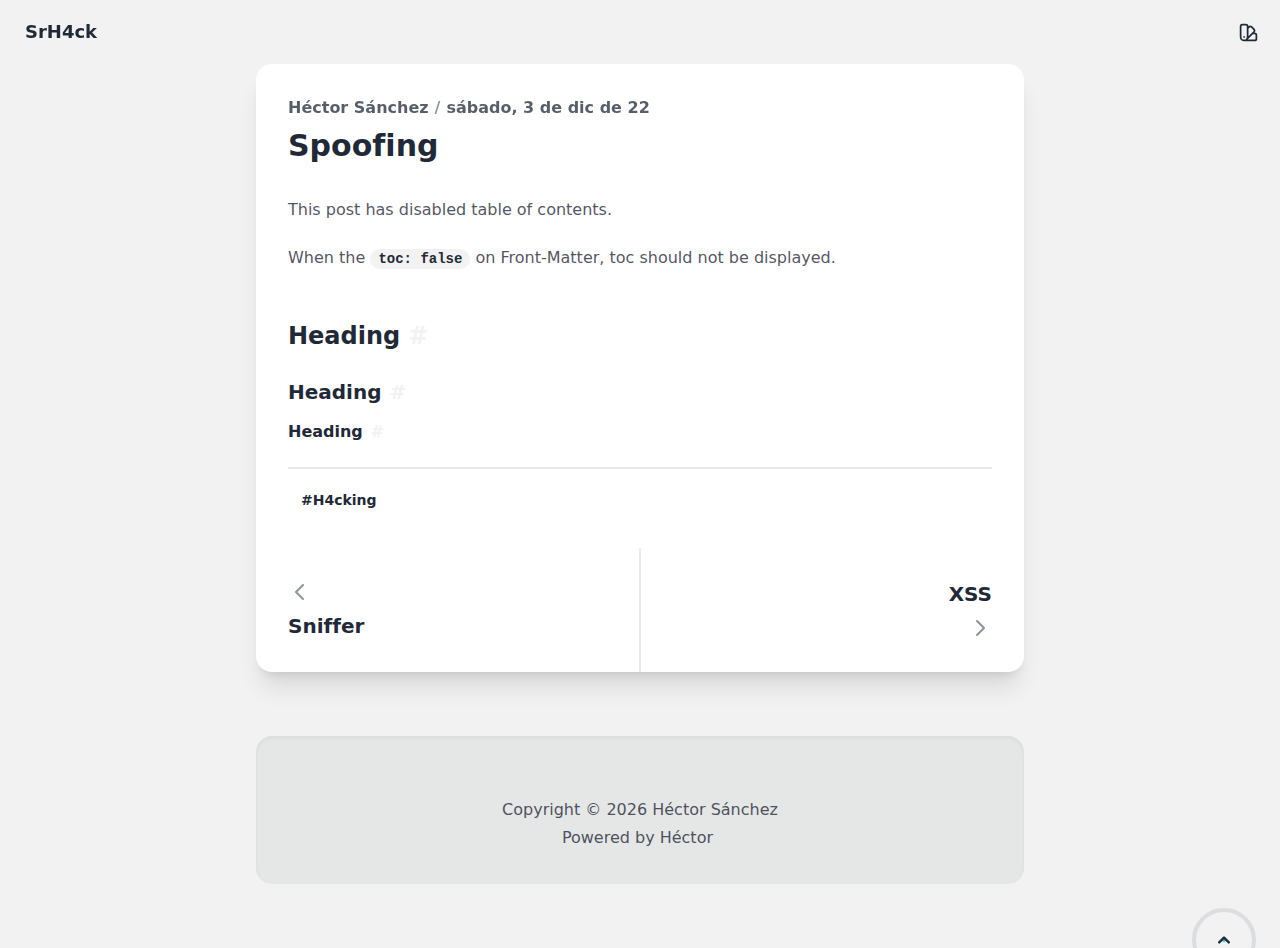
<file: hello-world/toc-disabled.html>
<!DOCTYPE html>
<html lang="es-ES">
  <head prefix="og: https://ogp.me/ns#">
    <meta charset="utf-8" />
    <meta name="generator" content="gh:importantimport/urara" />
    <meta name="viewport" content="width=device-width, initial-scale=1" />
    <link rel="manifest" crossorigin="use-credentials" href="/manifest.webmanifest" />
    <link rel="alternate" type="application/feed+json" href="/feed.json" />
    <link rel="alternate" type="application/atom+xml" href="/atom.xml" />
    <link rel="sitemap" type="application/xml" href="/sitemap.xml" />
    <meta http-equiv="content-security-policy" content="">
		<link href="../_app/immutable/assets/_layout-4c26d5f1.css" rel="stylesheet">
		<link rel="modulepreload" href="../_app/immutable/start-9159e6f5.js">
		<link rel="modulepreload" href="../_app/immutable/chunks/index-cde6aa07.js">
		<link rel="modulepreload" href="../_app/immutable/chunks/singletons-6a68d705.js">
		<link rel="modulepreload" href="../_app/immutable/chunks/preload-helper-b21cceae.js">
		<link rel="modulepreload" href="../_app/immutable/components/pages/_layout.svelte-c37ec292.js">
		<link rel="modulepreload" href="../_app/immutable/chunks/title-ebf1743c.js">
		<link rel="modulepreload" href="../_app/immutable/chunks/posts-13c6fd15.js">
		<link rel="modulepreload" href="../_app/immutable/chunks/icon-79e24a4d.js">
		<link rel="modulepreload" href="../_app/immutable/modules/pages/_layout.ts-ab98c844.js">
		<link rel="modulepreload" href="../_app/immutable/chunks/_layout-6783e6db.js">
		<link rel="modulepreload" href="../_app/immutable/components/pages/hello-world/toc-disabled/_page.md-7a187e66.js">
		<link rel="modulepreload" href="../_app/immutable/chunks/post_layout-fc0e51e1.js">
		<link rel="modulepreload" href="../_app/immutable/chunks/post_card-2e4dac5c.js">
		<link rel="modulepreload" href="../_app/immutable/chunks/footer-c092434e.js"><title>Spoofing | SrH4ck</title><!-- HEAD_svelte-1592q3p --><!-- HEAD_svelte-1592q3p --><!-- HEAD_svelte-1kxdj3d --><link rel="shortcut icon" href="https://urara-demo.netlify.app/favicon.png" sizes="48x48" type="image/png"><link rel="apple-touch-icon" href="https://urara-demo.netlify.app/assets/any@180.png" sizes="180x180" type="image/png"><link rel="icon" href="https://urara-demo.netlify.app/assets/any@192.png" sizes="192x192" type="image/png"><!-- HEAD_svelte-1kxdj3d --><!-- HEAD_svelte-1g590ms --><meta name="theme-color"><!-- HEAD_svelte-1g590ms --><!-- HEAD_svelte-abrfj --><meta name="author" content="Héctor Sánchez"><link rel="canonical" href="https://urara-demo.netlify.app/hello-world/toc-disabled">
    
    <meta name="keywords" content="H4cking">
    <meta name="description" content="This post has disabled table of contents."><!-- HEAD_svelte-abrfj --><!-- HEAD_svelte-1y1uq0g --><meta property="og:site_name" content="SrH4ck"><meta property="og:locale" content="es-ES"><meta property="og:type" content="article">
    <meta property="og:title" content="Spoofing">
    <meta property="og:description" content="This post has disabled table of contents.">
    <meta property="og:image" content="https://urara-demo.netlify.app/assets/maskable@512.png">
      <meta name="twitter:card" content="summary">
    <meta property="article:tag" content="H4cking">
    <meta property="og:url" content="https://urara-demo.netlify.app/hello-world/toc-disabled">
    <meta property="article:author" content="Héctor Sánchez">
    <meta property="article:published_time" content="2022-12-03T00:00:00.000Z">
    <meta property="article:modified_time" content="2022-12-03T16:56:56.390Z"><!-- HEAD_svelte-1y1uq0g -->
  </head>
  <body itemscope itemtype="https://schema.org/WebPage">
    










<header id="header" class="fixed z-50 w-screen transition-all duration-500 ease-in-out border-b-2 border-transparent max-h-[4.125rem] false"><div class="navbar"><div class="navbar-start">

<div class="dropdown lg:hidden"><label for="navbar-dropdown" tabindex="0" class="btn btn-square btn-ghost"><span class="i-heroicons-outline-menu-alt-1"></span></label>
  <ul id="navbar-dropdown" tabindex="0" class="menu menu-compact dropdown-content bg-base-100 text-base-content shadow-lg rounded-box min-w-max max-w-52 p-2"></ul></div>
<div class="swap order-last hidden lg:inline-grid"><button class="swap-on btn btn-ghost text-base font-normal normal-case transition-all duration-200 hidden"></button>
  <ul class="swap-off menu menu-horizontal p-0"></ul></div>
        <a href="/" data-sveltekit-prefetch class="btn btn-ghost normal-case text-lg">SrH4ck</a></div>
      <div class="navbar-end">
        <div id="change-theme" class="dropdown dropdown-end"><div tabindex="0" class="btn btn-square btn-ghost"><span class="i-heroicons-outline-color-swatch"></span></div>
          <ul tabindex="0" class="flex flex-nowrap shadow-2xl menu dropdown-content bg-base-100 text-base-content rounded-box w-52 p-2 gap-2 overflow-y-auto max-h-[21.5rem]"><button data-theme="light" class="btn btn-ghost w-full hover:bg-primary group rounded-lg flex bg-base-100 p-2 transition-all"><p class="flex-1 text-left text-base-content group-hover:text-primary-content transition-color">🌕 Claro</p>
                <div class="flex-none m-auto flex gap-1"><div class="bg-primary w-2 h-4 rounded"></div>
                  <div class="bg-secondary w-2 h-4 rounded"></div>
                  <div class="bg-accent w-2 h-4 rounded"></div>
                  <div class="bg-neutral w-2 h-4 rounded"></div></div>
              </button><button data-theme="dark" class="btn btn-ghost w-full hover:bg-primary group rounded-lg flex bg-base-100 p-2 transition-all"><p class="flex-1 text-left text-base-content group-hover:text-primary-content transition-color">🌑 Oscuro</p>
                <div class="flex-none m-auto flex gap-1"><div class="bg-primary w-2 h-4 rounded"></div>
                  <div class="bg-secondary w-2 h-4 rounded"></div>
                  <div class="bg-accent w-2 h-4 rounded"></div>
                  <div class="bg-neutral w-2 h-4 rounded"></div></div>
              </button><button data-theme="cupcake" class="btn btn-ghost w-full hover:bg-primary group rounded-lg flex bg-base-100 p-2 transition-all"><p class="flex-1 text-left text-base-content group-hover:text-primary-content transition-color">🧁 Cupcake</p>
                <div class="flex-none m-auto flex gap-1"><div class="bg-primary w-2 h-4 rounded"></div>
                  <div class="bg-secondary w-2 h-4 rounded"></div>
                  <div class="bg-accent w-2 h-4 rounded"></div>
                  <div class="bg-neutral w-2 h-4 rounded"></div></div>
              </button><button data-theme="bumblebee" class="btn btn-ghost w-full hover:bg-primary group rounded-lg flex bg-base-100 p-2 transition-all"><p class="flex-1 text-left text-base-content group-hover:text-primary-content transition-color">🐝 Bumblebee</p>
                <div class="flex-none m-auto flex gap-1"><div class="bg-primary w-2 h-4 rounded"></div>
                  <div class="bg-secondary w-2 h-4 rounded"></div>
                  <div class="bg-accent w-2 h-4 rounded"></div>
                  <div class="bg-neutral w-2 h-4 rounded"></div></div>
              </button><button data-theme="emerald" class="btn btn-ghost w-full hover:bg-primary group rounded-lg flex bg-base-100 p-2 transition-all"><p class="flex-1 text-left text-base-content group-hover:text-primary-content transition-color">✳️ Emerald</p>
                <div class="flex-none m-auto flex gap-1"><div class="bg-primary w-2 h-4 rounded"></div>
                  <div class="bg-secondary w-2 h-4 rounded"></div>
                  <div class="bg-accent w-2 h-4 rounded"></div>
                  <div class="bg-neutral w-2 h-4 rounded"></div></div>
              </button><button data-theme="corporate" class="btn btn-ghost w-full hover:bg-primary group rounded-lg flex bg-base-100 p-2 transition-all"><p class="flex-1 text-left text-base-content group-hover:text-primary-content transition-color">🏢 Corporate</p>
                <div class="flex-none m-auto flex gap-1"><div class="bg-primary w-2 h-4 rounded"></div>
                  <div class="bg-secondary w-2 h-4 rounded"></div>
                  <div class="bg-accent w-2 h-4 rounded"></div>
                  <div class="bg-neutral w-2 h-4 rounded"></div></div>
              </button><button data-theme="valentine" class="btn btn-ghost w-full hover:bg-primary group rounded-lg flex bg-base-100 p-2 transition-all"><p class="flex-1 text-left text-base-content group-hover:text-primary-content transition-color">🌸 Valentine</p>
                <div class="flex-none m-auto flex gap-1"><div class="bg-primary w-2 h-4 rounded"></div>
                  <div class="bg-secondary w-2 h-4 rounded"></div>
                  <div class="bg-accent w-2 h-4 rounded"></div>
                  <div class="bg-neutral w-2 h-4 rounded"></div></div>
              </button><button data-theme="synthwave" class="btn btn-ghost w-full hover:bg-primary group rounded-lg flex bg-base-100 p-2 transition-all"><p class="flex-1 text-left text-base-content group-hover:text-primary-content transition-color">🌃 Synthwave</p>
                <div class="flex-none m-auto flex gap-1"><div class="bg-primary w-2 h-4 rounded"></div>
                  <div class="bg-secondary w-2 h-4 rounded"></div>
                  <div class="bg-accent w-2 h-4 rounded"></div>
                  <div class="bg-neutral w-2 h-4 rounded"></div></div>
              </button><button data-theme="retro" class="btn btn-ghost w-full hover:bg-primary group rounded-lg flex bg-base-100 p-2 transition-all"><p class="flex-1 text-left text-base-content group-hover:text-primary-content transition-color">🌇 Retro</p>
                <div class="flex-none m-auto flex gap-1"><div class="bg-primary w-2 h-4 rounded"></div>
                  <div class="bg-secondary w-2 h-4 rounded"></div>
                  <div class="bg-accent w-2 h-4 rounded"></div>
                  <div class="bg-neutral w-2 h-4 rounded"></div></div>
              </button><button data-theme="cyberpunk" class="btn btn-ghost w-full hover:bg-primary group rounded-lg flex bg-base-100 p-2 transition-all"><p class="flex-1 text-left text-base-content group-hover:text-primary-content transition-color">🌐 Cyberpunk</p>
                <div class="flex-none m-auto flex gap-1"><div class="bg-primary w-2 h-4 rounded"></div>
                  <div class="bg-secondary w-2 h-4 rounded"></div>
                  <div class="bg-accent w-2 h-4 rounded"></div>
                  <div class="bg-neutral w-2 h-4 rounded"></div></div>
              </button><button data-theme="halloween" class="btn btn-ghost w-full hover:bg-primary group rounded-lg flex bg-base-100 p-2 transition-all"><p class="flex-1 text-left text-base-content group-hover:text-primary-content transition-color">🎃 Halloween</p>
                <div class="flex-none m-auto flex gap-1"><div class="bg-primary w-2 h-4 rounded"></div>
                  <div class="bg-secondary w-2 h-4 rounded"></div>
                  <div class="bg-accent w-2 h-4 rounded"></div>
                  <div class="bg-neutral w-2 h-4 rounded"></div></div>
              </button><button data-theme="garden" class="btn btn-ghost w-full hover:bg-primary group rounded-lg flex bg-base-100 p-2 transition-all"><p class="flex-1 text-left text-base-content group-hover:text-primary-content transition-color">🏡 Garden</p>
                <div class="flex-none m-auto flex gap-1"><div class="bg-primary w-2 h-4 rounded"></div>
                  <div class="bg-secondary w-2 h-4 rounded"></div>
                  <div class="bg-accent w-2 h-4 rounded"></div>
                  <div class="bg-neutral w-2 h-4 rounded"></div></div>
              </button><button data-theme="forest" class="btn btn-ghost w-full hover:bg-primary group rounded-lg flex bg-base-100 p-2 transition-all"><p class="flex-1 text-left text-base-content group-hover:text-primary-content transition-color">🌲 Forest</p>
                <div class="flex-none m-auto flex gap-1"><div class="bg-primary w-2 h-4 rounded"></div>
                  <div class="bg-secondary w-2 h-4 rounded"></div>
                  <div class="bg-accent w-2 h-4 rounded"></div>
                  <div class="bg-neutral w-2 h-4 rounded"></div></div>
              </button><button data-theme="aqua" class="btn btn-ghost w-full hover:bg-primary group rounded-lg flex bg-base-100 p-2 transition-all"><p class="flex-1 text-left text-base-content group-hover:text-primary-content transition-color">💦 Aqua</p>
                <div class="flex-none m-auto flex gap-1"><div class="bg-primary w-2 h-4 rounded"></div>
                  <div class="bg-secondary w-2 h-4 rounded"></div>
                  <div class="bg-accent w-2 h-4 rounded"></div>
                  <div class="bg-neutral w-2 h-4 rounded"></div></div>
              </button><button data-theme="lofi" class="btn btn-ghost w-full hover:bg-primary group rounded-lg flex bg-base-100 p-2 transition-all"><p class="flex-1 text-left text-base-content group-hover:text-primary-content transition-color">🎶 Lo-Fi</p>
                <div class="flex-none m-auto flex gap-1"><div class="bg-primary w-2 h-4 rounded"></div>
                  <div class="bg-secondary w-2 h-4 rounded"></div>
                  <div class="bg-accent w-2 h-4 rounded"></div>
                  <div class="bg-neutral w-2 h-4 rounded"></div></div>
              </button><button data-theme="pastel" class="btn btn-ghost w-full hover:bg-primary group rounded-lg flex bg-base-100 p-2 transition-all"><p class="flex-1 text-left text-base-content group-hover:text-primary-content transition-color">🌈 Pastel</p>
                <div class="flex-none m-auto flex gap-1"><div class="bg-primary w-2 h-4 rounded"></div>
                  <div class="bg-secondary w-2 h-4 rounded"></div>
                  <div class="bg-accent w-2 h-4 rounded"></div>
                  <div class="bg-neutral w-2 h-4 rounded"></div></div>
              </button><button data-theme="fantasy" class="btn btn-ghost w-full hover:bg-primary group rounded-lg flex bg-base-100 p-2 transition-all"><p class="flex-1 text-left text-base-content group-hover:text-primary-content transition-color">🐣 Fantasy</p>
                <div class="flex-none m-auto flex gap-1"><div class="bg-primary w-2 h-4 rounded"></div>
                  <div class="bg-secondary w-2 h-4 rounded"></div>
                  <div class="bg-accent w-2 h-4 rounded"></div>
                  <div class="bg-neutral w-2 h-4 rounded"></div></div>
              </button><button data-theme="wirefream" class="btn btn-ghost w-full hover:bg-primary group rounded-lg flex bg-base-100 p-2 transition-all"><p class="flex-1 text-left text-base-content group-hover:text-primary-content transition-color">📱 Wireframe</p>
                <div class="flex-none m-auto flex gap-1"><div class="bg-primary w-2 h-4 rounded"></div>
                  <div class="bg-secondary w-2 h-4 rounded"></div>
                  <div class="bg-accent w-2 h-4 rounded"></div>
                  <div class="bg-neutral w-2 h-4 rounded"></div></div>
              </button><button data-theme="black" class="btn btn-ghost w-full hover:bg-primary group rounded-lg flex bg-base-100 p-2 transition-all"><p class="flex-1 text-left text-base-content group-hover:text-primary-content transition-color">🖤 Black</p>
                <div class="flex-none m-auto flex gap-1"><div class="bg-primary w-2 h-4 rounded"></div>
                  <div class="bg-secondary w-2 h-4 rounded"></div>
                  <div class="bg-accent w-2 h-4 rounded"></div>
                  <div class="bg-neutral w-2 h-4 rounded"></div></div>
              </button><button data-theme="luxury" class="btn btn-ghost w-full hover:bg-primary group rounded-lg flex bg-base-100 p-2 transition-all"><p class="flex-1 text-left text-base-content group-hover:text-primary-content transition-color">💰 Luxury</p>
                <div class="flex-none m-auto flex gap-1"><div class="bg-primary w-2 h-4 rounded"></div>
                  <div class="bg-secondary w-2 h-4 rounded"></div>
                  <div class="bg-accent w-2 h-4 rounded"></div>
                  <div class="bg-neutral w-2 h-4 rounded"></div></div>
              </button><button data-theme="dracula" class="btn btn-ghost w-full hover:bg-primary group rounded-lg flex bg-base-100 p-2 transition-all"><p class="flex-1 text-left text-base-content group-hover:text-primary-content transition-color">🧛 Dracula</p>
                <div class="flex-none m-auto flex gap-1"><div class="bg-primary w-2 h-4 rounded"></div>
                  <div class="bg-secondary w-2 h-4 rounded"></div>
                  <div class="bg-accent w-2 h-4 rounded"></div>
                  <div class="bg-neutral w-2 h-4 rounded"></div></div>
              </button><button data-theme="cmyk" class="btn btn-ghost w-full hover:bg-primary group rounded-lg flex bg-base-100 p-2 transition-all"><p class="flex-1 text-left text-base-content group-hover:text-primary-content transition-color">🖨️ CMYK</p>
                <div class="flex-none m-auto flex gap-1"><div class="bg-primary w-2 h-4 rounded"></div>
                  <div class="bg-secondary w-2 h-4 rounded"></div>
                  <div class="bg-accent w-2 h-4 rounded"></div>
                  <div class="bg-neutral w-2 h-4 rounded"></div></div>
              </button><button data-theme="autumn" class="btn btn-ghost w-full hover:bg-primary group rounded-lg flex bg-base-100 p-2 transition-all"><p class="flex-1 text-left text-base-content group-hover:text-primary-content transition-color">🍂 Autumn</p>
                <div class="flex-none m-auto flex gap-1"><div class="bg-primary w-2 h-4 rounded"></div>
                  <div class="bg-secondary w-2 h-4 rounded"></div>
                  <div class="bg-accent w-2 h-4 rounded"></div>
                  <div class="bg-neutral w-2 h-4 rounded"></div></div>
              </button><button data-theme="business" class="btn btn-ghost w-full hover:bg-primary group rounded-lg flex bg-base-100 p-2 transition-all"><p class="flex-1 text-left text-base-content group-hover:text-primary-content transition-color">🗄️ Business</p>
                <div class="flex-none m-auto flex gap-1"><div class="bg-primary w-2 h-4 rounded"></div>
                  <div class="bg-secondary w-2 h-4 rounded"></div>
                  <div class="bg-accent w-2 h-4 rounded"></div>
                  <div class="bg-neutral w-2 h-4 rounded"></div></div>
              </button><button data-theme="acid" class="btn btn-ghost w-full hover:bg-primary group rounded-lg flex bg-base-100 p-2 transition-all"><p class="flex-1 text-left text-base-content group-hover:text-primary-content transition-color">🌧️ Acid</p>
                <div class="flex-none m-auto flex gap-1"><div class="bg-primary w-2 h-4 rounded"></div>
                  <div class="bg-secondary w-2 h-4 rounded"></div>
                  <div class="bg-accent w-2 h-4 rounded"></div>
                  <div class="bg-neutral w-2 h-4 rounded"></div></div>
              </button><button data-theme="lemonade" class="btn btn-ghost w-full hover:bg-primary group rounded-lg flex bg-base-100 p-2 transition-all"><p class="flex-1 text-left text-base-content group-hover:text-primary-content transition-color">🍋 Lemonade</p>
                <div class="flex-none m-auto flex gap-1"><div class="bg-primary w-2 h-4 rounded"></div>
                  <div class="bg-secondary w-2 h-4 rounded"></div>
                  <div class="bg-accent w-2 h-4 rounded"></div>
                  <div class="bg-neutral w-2 h-4 rounded"></div></div>
              </button><button data-theme="night" class="btn btn-ghost w-full hover:bg-primary group rounded-lg flex bg-base-100 p-2 transition-all"><p class="flex-1 text-left text-base-content group-hover:text-primary-content transition-color">🌃 Night</p>
                <div class="flex-none m-auto flex gap-1"><div class="bg-primary w-2 h-4 rounded"></div>
                  <div class="bg-secondary w-2 h-4 rounded"></div>
                  <div class="bg-accent w-2 h-4 rounded"></div>
                  <div class="bg-neutral w-2 h-4 rounded"></div></div>
              </button><button data-theme="coffee" class="btn btn-ghost w-full hover:bg-primary group rounded-lg flex bg-base-100 p-2 transition-all"><p class="flex-1 text-left text-base-content group-hover:text-primary-content transition-color">☕ Coffee</p>
                <div class="flex-none m-auto flex gap-1"><div class="bg-primary w-2 h-4 rounded"></div>
                  <div class="bg-secondary w-2 h-4 rounded"></div>
                  <div class="bg-accent w-2 h-4 rounded"></div>
                  <div class="bg-neutral w-2 h-4 rounded"></div></div>
              </button><button data-theme="winter" class="btn btn-ghost w-full hover:bg-primary group rounded-lg flex bg-base-100 p-2 transition-all"><p class="flex-1 text-left text-base-content group-hover:text-primary-content transition-color">❄️ Winter</p>
                <div class="flex-none m-auto flex gap-1"><div class="bg-primary w-2 h-4 rounded"></div>
                  <div class="bg-secondary w-2 h-4 rounded"></div>
                  <div class="bg-accent w-2 h-4 rounded"></div>
                  <div class="bg-neutral w-2 h-4 rounded"></div></div>
              </button></ul></div></div></div></header>

<button id="totop" aria-label="scroll to top" class="fixed grid group btn btn-circle btn-lg border-none backdrop-blur bottom-6 right-6 z-50 duration-500 ease-in-out btn-ghost bg-base-100/30 md:bg-base-200/30 translate-y-24"><div class="radial-progress text-accent transition-all duration-500 ease-in-out group-hover:text-accent-focus col-start-1 row-start-1" style="--size:4rem; --thickness: 0.25rem; --value:undefined;"></div>
  <div class="border-4 border-base-content/10 group-hover:border-transparent col-start-1 row-start-1 rounded-full w-full h-full p-4 grid duration-500 ease-in-out"><span class="i-heroicons-solid-chevron-up !w-6 !h-6"></span></div></button>

<div class="bg-base-100 md:bg-base-200 min-h-screen pt-16 md:pb-8 lg:pb-16">



<div class="flex flex-col flex-nowrap justify-center xl:flex-row xl:flex-wrap"><div class="flex-1 w-full max-w-screen-md order-first ease-out transform mx-auto xl:mr-0"></div>
  <div class="flex-1 w-full max-w-screen-md xl:order-last ease-out transform mx-auto xl:mr-0"></div>
  <div class="flex-none w-full max-w-screen-md mx-auto xl:mx-0"><article itemscope itemtype="https://schema.org/BlogPosting" itemprop="blogPost" class="h-entry card bg-base-100 rounded-none md:rounded-box md:shadow-xl overflow-hidden z-10 md:mb-8 lg:mb-16">
  
  
  <div class="card-body gap-0 "><div class="flex flex-col gap-2">
      <div class="flex font-semibold gap-1.5"><a rel="author" class="opacity-75 hover:opacity-100 hover:text-primary duration-500 ease-in-out p-author h-card" href="https://urara-demo.netlify.app">Héctor Sánchez</a>
  <span class="opacity-50">/</span>
  <a href="/hello-world/toc-disabled" class="u-url u-uid swap group/time"><time class="group-hover/time:opacity-0 font-semibold opacity-75 duration-500 ease-in-out mr-auto dt-published" datetime="2022-12-03T00:00:00.000Z" itemprop="datePublished">sábado, 3 de dic de 22</time>
    <time class="opacity-0 group-hover/time:opacity-100 font-semibold text-primary duration-500 ease-in-out mr-auto dt-updated" datetime="2022-12-03T16:56:56.390Z" itemprop="dateModified">sábado, 3 de dic de 22</time></a></div>
      <h1 itemprop="name headline" class="card-title text-3xl mb-8 p-name">Spoofing</h1>
      <p itemprop="description" class="p-summary mb-auto hidden">This post has disabled table of contents.</p></div>
    <main itemprop="articleBody" class="urara-prose prose e-content"><p>This post has disabled table of contents.</p>
<p>When the <code>toc: false</code> on Front-Matter, toc should not be displayed.</p>
<h2 id="heading"><a href="#heading">Heading</a></h2>
<h3 id="heading-1"><a href="#heading-1">Heading</a></h3>
<h4 id="heading-2"><a href="#heading-2">Heading</a></h4></main>
    <div class="divider mt-4 mb-0"></div>
      <div><a href="/?tags=H4cking" class="btn btn-sm btn-ghost normal-case mt-2 mr-2 p-category">#H4cking
          </a></div></div>
  
    </article>
    <footer id="footer" class="footer footer-center bg-base-300 text-base-content shadow-inner p-8 md:rounded-box sticky bottom-0 z-0 md:static "><div class="prose"><p>
        <br>
      Copyright © 2022
      Héctor Sánchez
      <br>
      Powered by Héctor
      <a rel="noopener external" target="_blank" class="tooltip tooltip-secondary hover:text-secondary"></a>
      </p></div></footer></div></div></div>


		<script type="module" data-sveltekit-hydrate="1frfx6w">
			import { start } from "../_app/immutable/start-9159e6f5.js";

			start({
				env: {},
				hydrate: {
					status: 200,
					error: null,
					node_ids: [0, 5],
					params: {},
					route: {"id":"/hello-world/toc-disabled"},
					data: [null,null],
					form: null
				},
				paths: {"base":"","assets":""},
				target: document.querySelector('[data-sveltekit-hydrate="1frfx6w"]').parentNode,
				trailing_slash: "never"
			});
		</script>
	<script type="application/json" data-sveltekit-fetched data-url="/posts.json">{"status":200,"statusText":"","headers":{},"body":"[{\"title\":\"Sniffer\",\"created\":\"2022-12-03T00:00:00.000Z\",\"tags\":[\"H4cking\"],\"flags\":[],\"updated\":\"2022-12-03T16:55:02.086Z\",\"slug\":\"/hello-world/elements/+page.svelte.md\",\"path\":\"/hello-world/elements\",\"toc\":[{\"depth\":2,\"title\":\"Headings\",\"slug\":\"headings\"},{\"depth\":3,\"title\":\"Heading\",\"slug\":\"heading\"},{\"depth\":4,\"title\":\"Heading\",\"slug\":\"heading-1\"},{\"depth\":5,\"title\":\"Heading\",\"slug\":\"heading-2\"},{\"depth\":6,\"title\":\"Heading\",\"slug\":\"heading-3\"},{\"depth\":2,\"title\":\"Paragraphs\",\"slug\":\"paragraphs\"},{\"depth\":2,\"title\":\"Lists\",\"slug\":\"lists\"},{\"depth\":3,\"title\":\"Definition List (dl)\",\"slug\":\"definition-list-dl\"},{\"depth\":3,\"title\":\"Ordered List (ol)\",\"slug\":\"ordered-list-ol\"},{\"depth\":3,\"title\":\"Unordered List (ul)\",\"slug\":\"unordered-list-ul\"},{\"depth\":3,\"title\":\"Checkbox List (ul)\",\"slug\":\"checkbox-list-ul\"},{\"depth\":2,\"title\":\"Table\",\"slug\":\"table\"},{\"depth\":2,\"title\":\"Footnotes\",\"slug\":\"footnotes\"},{\"depth\":2,\"title\":\"Code\",\"slug\":\"code\"},{\"depth\":2,\"title\":\"Misc\",\"slug\":\"misc\"},{\"depth\":2,\"title\":\"Svelte Components\",\"slug\":\"svelte-components\"}],\"type\":\"article\",\"html\":\"\"},{\"title\":\"Spoofing\",\"summary\":\"This post has disabled table of contents.\",\"created\":\"2022-12-03T00:00:00.000Z\",\"tags\":[\"H4cking\"],\"toc\":false,\"flags\":[],\"updated\":\"2022-12-03T16:56:56.390Z\",\"slug\":\"/hello-world/toc-disabled/+page.md\",\"path\":\"/hello-world/toc-disabled\",\"type\":\"article\",\"html\":\"\"},{\"title\":\"XSS\",\"image\":\"\",\"created\":\"2022-12-01T00:00:00.000Z\",\"updated\":\"2022-12-03T00:00:00.000Z\",\"tags\":[\"H4cking\",\"XSS\"],\"flags\":[],\"slug\":\"/hello-world/+page.svelte.md\",\"path\":\"/hello-world\",\"toc\":[{\"depth\":2,\"title\":\"Developing\",\"slug\":\"developing\"},{\"depth\":2,\"title\":\"Building\",\"slug\":\"building\"},{\"depth\":2,\"title\":\"Documentation\",\"slug\":\"documentation\"}],\"type\":\"article\",\"html\":\"\"}]"}</script>
  </body>
</html>
</file>
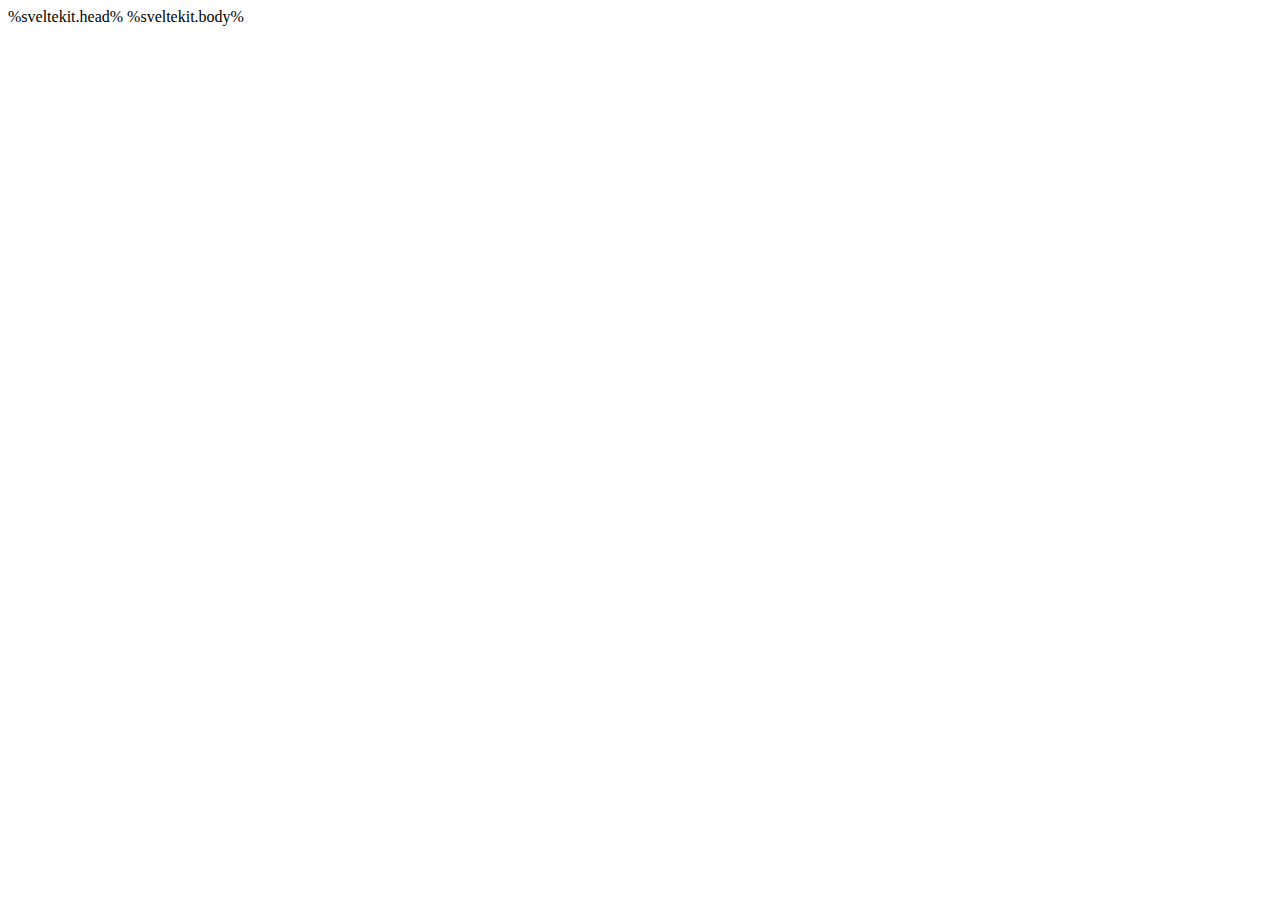
<file: src/app.html>
<!DOCTYPE html>
<html lang="en">
  <head prefix="og: https://ogp.me/ns#">
    <meta charset="utf-8" />
    <meta name="generator" content="gh:importantimport/urara" />
    <meta name="viewport" content="width=device-width, initial-scale=1" />
    <link rel="manifest" crossorigin="use-credentials" href="/manifest.webmanifest" />
    <link rel="alternate" type="application/feed+json" href="/feed.json" />
    <link rel="alternate" type="application/atom+xml" href="/atom.xml" />
    <link rel="sitemap" type="application/xml" href="/sitemap.xml" />
    %sveltekit.head%
  </head>
  <body itemscope itemtype="https://schema.org/WebPage">
    %sveltekit.body%
  </body>
</html>
</file>
<file: _app/immutable/assets/0.2U2tEOGC.css>
.i-heroicons-outline-chevron-left{--un-icon:url("data:image/svg+xml;utf8,%3Csvg viewBox='0 0 24 24' width='1.5em' height='1.5em' xmlns='http://www.w3.org/2000/svg' %3E%3Cpath fill='none' stroke='currentColor' stroke-linecap='round' stroke-linejoin='round' stroke-width='2' d='m15 19l-7-7l7-7'/%3E%3C/svg%3E");-webkit-mask:var(--un-icon)no-repeat;mask:var(--un-icon)no-repeat;color:inherit;background-color:currentColor;width:1.5em;height:1.5em;-webkit-mask-size:100% 100%;mask-size:100% 100%}.i-heroicons-outline-chevron-right{--un-icon:url("data:image/svg+xml;utf8,%3Csvg viewBox='0 0 24 24' width='1.5em' height='1.5em' xmlns='http://www.w3.org/2000/svg' %3E%3Cpath fill='none' stroke='currentColor' stroke-linecap='round' stroke-linejoin='round' stroke-width='2' d='m9 5l7 7l-7 7'/%3E%3C/svg%3E");-webkit-mask:var(--un-icon)no-repeat;mask:var(--un-icon)no-repeat;color:inherit;background-color:currentColor;width:1.5em;height:1.5em;-webkit-mask-size:100% 100%;mask-size:100% 100%}.i-heroicons-outline-color-swatch{--un-icon:url("data:image/svg+xml;utf8,%3Csvg viewBox='0 0 24 24' width='1.5em' height='1.5em' xmlns='http://www.w3.org/2000/svg' %3E%3Cpath fill='none' stroke='currentColor' stroke-linecap='round' stroke-linejoin='round' stroke-width='2' d='M7 21a4 4 0 0 1-4-4V5a2 2 0 0 1 2-2h4a2 2 0 0 1 2 2v12a4 4 0 0 1-4 4m0 0h12a2 2 0 0 0 2-2v-4a2 2 0 0 0-2-2h-2.343M11 7.343l1.657-1.657a2 2 0 0 1 2.828 0l2.829 2.829a2 2 0 0 1 0 2.828l-8.486 8.485M7 17h.01'/%3E%3C/svg%3E");-webkit-mask:var(--un-icon)no-repeat;mask:var(--un-icon)no-repeat;color:inherit;background-color:currentColor;width:1.5em;height:1.5em;-webkit-mask-size:100% 100%;mask-size:100% 100%}.i-heroicons-outline-menu-alt-1{--un-icon:url("data:image/svg+xml;utf8,%3Csvg viewBox='0 0 24 24' width='1.5em' height='1.5em' xmlns='http://www.w3.org/2000/svg' %3E%3Cpath fill='none' stroke='currentColor' stroke-linecap='round' stroke-linejoin='round' stroke-width='2' d='M4 6h16M4 12h8m-8 6h16'/%3E%3C/svg%3E");-webkit-mask:var(--un-icon)no-repeat;mask:var(--un-icon)no-repeat;color:inherit;background-color:currentColor;width:1.5em;height:1.5em;-webkit-mask-size:100% 100%;mask-size:100% 100%}.i-heroicons-outline-reply{--un-icon:url("data:image/svg+xml;utf8,%3Csvg viewBox='0 0 24 24' width='1.5em' height='1.5em' xmlns='http://www.w3.org/2000/svg' %3E%3Cpath fill='none' stroke='currentColor' stroke-linecap='round' stroke-linejoin='round' stroke-width='2' d='M3 10h10a8 8 0 0 1 8 8v2M3 10l6 6m-6-6l6-6'/%3E%3C/svg%3E");-webkit-mask:var(--un-icon)no-repeat;mask:var(--un-icon)no-repeat;color:inherit;background-color:currentColor;width:1.5em;height:1.5em;-webkit-mask-size:100% 100%;mask-size:100% 100%}.i-heroicons-outline-search{--un-icon:url("data:image/svg+xml;utf8,%3Csvg viewBox='0 0 24 24' width='1.5em' height='1.5em' xmlns='http://www.w3.org/2000/svg' %3E%3Cpath fill='none' stroke='currentColor' stroke-linecap='round' stroke-linejoin='round' stroke-width='2' d='m21 21l-6-6m2-5a7 7 0 1 1-14 0a7 7 0 0 1 14 0'/%3E%3C/svg%3E");-webkit-mask:var(--un-icon)no-repeat;mask:var(--un-icon)no-repeat;color:inherit;background-color:currentColor;width:1.5em;height:1.5em;-webkit-mask-size:100% 100%;mask-size:100% 100%}.i-heroicons-outline-sort-ascending{--un-icon:url("data:image/svg+xml;utf8,%3Csvg viewBox='0 0 24 24' width='1.5em' height='1.5em' xmlns='http://www.w3.org/2000/svg' %3E%3Cpath fill='none' stroke='currentColor' stroke-linecap='round' stroke-linejoin='round' stroke-width='2' d='M3 4h13M3 8h9m-9 4h6m4 0l4-4m0 0l4 4m-4-4v12'/%3E%3C/svg%3E");-webkit-mask:var(--un-icon)no-repeat;mask:var(--un-icon)no-repeat;color:inherit;background-color:currentColor;width:1.5em;height:1.5em;-webkit-mask-size:100% 100%;mask-size:100% 100%}.i-heroicons-outline-sort-descending{--un-icon:url("data:image/svg+xml;utf8,%3Csvg viewBox='0 0 24 24' width='1.5em' height='1.5em' xmlns='http://www.w3.org/2000/svg' %3E%3Cpath fill='none' stroke='currentColor' stroke-linecap='round' stroke-linejoin='round' stroke-width='2' d='M3 4h13M3 8h9m-9 4h9m5-4v12m0 0l-4-4m4 4l4-4'/%3E%3C/svg%3E");-webkit-mask:var(--un-icon)no-repeat;mask:var(--un-icon)no-repeat;color:inherit;background-color:currentColor;width:1.5em;height:1.5em;-webkit-mask-size:100% 100%;mask-size:100% 100%}.i-heroicons-outline-trash{--un-icon:url("data:image/svg+xml;utf8,%3Csvg viewBox='0 0 24 24' width='1.5em' height='1.5em' xmlns='http://www.w3.org/2000/svg' %3E%3Cpath fill='none' stroke='currentColor' stroke-linecap='round' stroke-linejoin='round' stroke-width='2' d='m19 7l-.867 12.142A2 2 0 0 1 16.138 21H7.862a2 2 0 0 1-1.995-1.858L5 7m5 4v6m4-6v6m1-10V4a1 1 0 0 0-1-1h-4a1 1 0 0 0-1 1v3M4 7h16'/%3E%3C/svg%3E");-webkit-mask:var(--un-icon)no-repeat;mask:var(--un-icon)no-repeat;color:inherit;background-color:currentColor;width:1.5em;height:1.5em;-webkit-mask-size:100% 100%;mask-size:100% 100%}.i-heroicons-outline-x{--un-icon:url("data:image/svg+xml;utf8,%3Csvg viewBox='0 0 24 24' width='1.5em' height='1.5em' xmlns='http://www.w3.org/2000/svg' %3E%3Cpath fill='none' stroke='currentColor' stroke-linecap='round' stroke-linejoin='round' stroke-width='2' d='M6 18L18 6M6 6l12 12'/%3E%3C/svg%3E");-webkit-mask:var(--un-icon)no-repeat;mask:var(--un-icon)no-repeat;color:inherit;background-color:currentColor;width:1.5em;height:1.5em;-webkit-mask-size:100% 100%;mask-size:100% 100%}.i-heroicons-solid-chevron-down{--un-icon:url("data:image/svg+xml;utf8,%3Csvg viewBox='0 0 20 20' width='1.5em' height='1.5em' xmlns='http://www.w3.org/2000/svg' %3E%3Cpath fill='currentColor' fill-rule='evenodd' d='M5.293 7.293a1 1 0 0 1 1.414 0L10 10.586l3.293-3.293a1 1 0 1 1 1.414 1.414l-4 4a1 1 0 0 1-1.414 0l-4-4a1 1 0 0 1 0-1.414' clip-rule='evenodd'/%3E%3C/svg%3E");-webkit-mask:var(--un-icon)no-repeat;mask:var(--un-icon)no-repeat;color:inherit;background-color:currentColor;width:1.5em;height:1.5em;-webkit-mask-size:100% 100%;mask-size:100% 100%}.i-heroicons-solid-chevron-right{--un-icon:url("data:image/svg+xml;utf8,%3Csvg viewBox='0 0 20 20' width='1.5em' height='1.5em' xmlns='http://www.w3.org/2000/svg' %3E%3Cpath fill='currentColor' fill-rule='evenodd' d='M7.293 14.707a1 1 0 0 1 0-1.414L10.586 10L7.293 6.707a1 1 0 0 1 1.414-1.414l4 4a1 1 0 0 1 0 1.414l-4 4a1 1 0 0 1-1.414 0' clip-rule='evenodd'/%3E%3C/svg%3E");-webkit-mask:var(--un-icon)no-repeat;mask:var(--un-icon)no-repeat;color:inherit;background-color:currentColor;width:1.5em;height:1.5em;-webkit-mask-size:100% 100%;mask-size:100% 100%}.i-heroicons-solid-chevron-up{--un-icon:url("data:image/svg+xml;utf8,%3Csvg viewBox='0 0 20 20' width='1.5em' height='1.5em' xmlns='http://www.w3.org/2000/svg' %3E%3Cpath fill='currentColor' fill-rule='evenodd' d='M14.707 12.707a1 1 0 0 1-1.414 0L10 9.414l-3.293 3.293a1 1 0 0 1-1.414-1.414l4-4a1 1 0 0 1 1.414 0l4 4a1 1 0 0 1 0 1.414' clip-rule='evenodd'/%3E%3C/svg%3E");-webkit-mask:var(--un-icon)no-repeat;mask:var(--un-icon)no-repeat;color:inherit;background-color:currentColor;width:1.5em;height:1.5em;-webkit-mask-size:100% 100%;mask-size:100% 100%}*,:before,:after{box-sizing:border-box;border:0 solid #e5e7eb}:before,:after{--tw-content:""}html,:host{-webkit-text-size-adjust:100%;-moz-tab-size:4;tab-size:4;font-feature-settings:normal;font-variation-settings:normal;-webkit-tap-highlight-color:transparent;font-family:ui-sans-serif,system-ui,sans-serif,Apple Color Emoji,Segoe UI Emoji,Segoe UI Symbol,Noto Color Emoji;line-height:1.5}body{line-height:inherit;margin:0}hr{color:inherit;border-top-width:1px;height:0}abbr:where([title]){text-decoration:underline dotted}h1,h2,h3,h4,h5,h6{font-size:inherit;font-weight:inherit}a{color:inherit;text-decoration:inherit}b,strong{font-weight:bolder}code,kbd,samp,pre{font-feature-settings:normal;font-variation-settings:normal;font-family:ui-monospace,SFMono-Regular,Menlo,Monaco,Consolas,Liberation Mono,Courier New,monospace;font-size:1em}small{font-size:80%}sub,sup{vertical-align:baseline;font-size:75%;line-height:0;position:relative}sub{bottom:-.25em}sup{top:-.5em}table{text-indent:0;border-color:inherit;border-collapse:collapse}button,input,optgroup,select,textarea{font-feature-settings:inherit;font-variation-settings:inherit;font-family:inherit;font-size:100%;font-weight:inherit;line-height:inherit;color:inherit;margin:0;padding:0}button,select{text-transform:none}button,[type=button],[type=reset],[type=submit]{-webkit-appearance:button;background-color:#0000;background-image:none}:-moz-focusring{outline:auto}:-moz-ui-invalid{box-shadow:none}progress{vertical-align:baseline}::-webkit-inner-spin-button,::-webkit-outer-spin-button{height:auto}[type=search]{-webkit-appearance:textfield;outline-offset:-2px}::-webkit-search-decoration{-webkit-appearance:none}::-webkit-file-upload-button{-webkit-appearance:button;font:inherit}summary{display:list-item}blockquote,dl,dd,h1,h2,h3,h4,h5,h6,hr,figure,p,pre{margin:0}fieldset{margin:0;padding:0}legend{padding:0}ol,ul,menu{margin:0;padding:0;list-style:none}dialog{padding:0}textarea{resize:vertical}input::placeholder,textarea::placeholder{opacity:1;color:#9ca3af}button,[role=button]{cursor:pointer}:disabled{cursor:default}img,svg,video,canvas,audio,iframe,embed,object{vertical-align:middle;display:block}img,video{max-width:100%;height:auto}[hidden]{display:none}:root,[data-theme]{background-color:var(--fallback-b1,oklch(var(--b1)/1));color:var(--fallback-bc,oklch(var(--bc)/1))}@supports not (color:oklch(0 0 0)){:root{color-scheme:light;--fallback-p:#491eff;--fallback-pc:#d4dbff;--fallback-s:#ff41c7;--fallback-sc:#fff9fc;--fallback-a:#00cfbd;--fallback-ac:#00100d;--fallback-n:#2b3440;--fallback-nc:#d7dde4;--fallback-b1:#fff;--fallback-b2:#e5e6e6;--fallback-b3:#e5e6e6;--fallback-bc:#1f2937;--fallback-in:#00b3f0;--fallback-inc:#000;--fallback-su:#00ca92;--fallback-suc:#000;--fallback-wa:#ffc22d;--fallback-wac:#000;--fallback-er:#ff6f70;--fallback-erc:#000}@media (prefers-color-scheme:dark){:root{color-scheme:dark;--fallback-p:#7582ff;--fallback-pc:#050617;--fallback-s:#ff71cf;--fallback-sc:#190211;--fallback-a:#00c7b5;--fallback-ac:#000e0c;--fallback-n:#2a323c;--fallback-nc:#a6adbb;--fallback-b1:#1d232a;--fallback-b2:#191e24;--fallback-b3:#15191e;--fallback-bc:#a6adbb;--fallback-in:#00b3f0;--fallback-inc:#000;--fallback-su:#00ca92;--fallback-suc:#000;--fallback-wa:#ffc22d;--fallback-wac:#000;--fallback-er:#ff6f70;--fallback-erc:#000}}}html{-webkit-tap-highlight-color:transparent}:root,[data-theme=cmyk]{color-scheme:light;--b2:.93 0 0;--b3:.86 0 0;--bc:.2 0 0;--pc:.143544 .02666 239.443;--sc:.128953 .040552 359.339;--ac:.188458 .037948 105.307;--nc:.843557 0 0;--inc:.136952 .0189 217.284;--suc:.893898 .032505 321.406;--wac:.142473 .031969 52.0234;--erc:.124027 .041677 28.7175;--rounded-box:1rem;--rounded-btn:.5rem;--rounded-badge:1.9rem;--animation-btn:.25s;--animation-input:.2s;--btn-focus-scale:.95;--border-btn:1px;--tab-border:1px;--tab-radius:.5rem;--p:.717722 .133298 239.443;--s:.644766 .202758 359.339;--a:.942289 .189741 105.307;--n:.217787 0 0;--b1:1 0 0;--in:.684759 .094499 217.284;--su:.46949 .162524 321.406;--wa:.712364 .159843 52.0234;--er:.620133 .208385 28.7175}[data-theme=dracula]{color-scheme:dark;--b2:.268053 .020556 277.509;--b3:.247877 .019009 277.509;--pc:.150922 .036614 346.812;--sc:.148405 .029709 301.883;--ac:.166785 .024826 66.5585;--nc:.878891 .006515 275.524;--inc:.176526 .018676 212.847;--suc:.174199 .043903 148.025;--wac:.191068 .026849 112.757;--erc:.136441 .041266 24.431;--rounded-box:1rem;--rounded-btn:.5rem;--rounded-badge:1.9rem;--animation-btn:.25s;--animation-input:.2s;--btn-focus-scale:.95;--border-btn:1px;--tab-border:1px;--tab-radius:.5rem;--p:.754611 .18307 346.812;--s:.742023 .148546 301.883;--a:.833927 .124132 66.5585;--n:.394456 .032576 275.524;--b1:.288229 .022103 277.509;--bc:.977477 .007913 106.545;--in:.88263 .09338 212.847;--su:.870995 .219516 148.025;--wa:.955338 .134246 112.757;--er:.682204 .206328 24.431}[data-theme=valentine]{color-scheme:light;--b2:.880567 .024834 337.063;--b3:.814288 .022964 337.063;--pc:.137239 .030755 15.0665;--sc:.143942 .029258 293.19;--ac:.142537 .014961 197.829;--inc:.90923 .043042 262.881;--suc:.12541 .033982 149.214;--wac:.133168 .031484 58.3183;--erc:.14614 .0414 27.33;--rounded-box:1rem;--rounded-badge:1.9rem;--animation-btn:.25s;--animation-input:.2s;--btn-focus-scale:.95;--border-btn:1px;--tab-border:1px;--p:.686197 .153774 15.0665;--s:.71971 .14629 293.19;--a:.712685 .074804 197.829;--n:.546053 .143342 358.005;--nc:.902701 .037202 336.955;--b1:.946846 .026703 337.063;--bc:.373085 .081131 4.60643;--in:.54615 .215208 262.881;--su:.627052 .169912 149.214;--wa:.66584 .157422 58.3183;--er:.7307 .207 27.33;--rounded-btn:1.9rem;--tab-radius:.7rem}[data-theme=aqua]{color-scheme:dark;--b2:.453464 .118611 261.182;--b3:.419333 .109683 261.182;--bc:.897519 .025508 261.182;--sc:.121365 .02175 309.783;--ac:.186854 .020445 94.5554;--nc:.122124 .023402 243.761;--inc:.90923 .043042 262.881;--suc:.12541 .033982 149.214;--wac:.133168 .031484 58.3183;--erc:.1479 .038 27.33;--rounded-box:1rem;--rounded-btn:.5rem;--rounded-badge:1.9rem;--animation-btn:.25s;--animation-input:.2s;--btn-focus-scale:.95;--border-btn:1px;--tab-border:1px;--tab-radius:.5rem;--p:.856617 .14498 198.646;--pc:.401249 .068266 197.604;--s:.606827 .108752 309.783;--a:.934269 .102225 94.5554;--n:.610622 .117009 243.761;--b1:.487596 .127539 261.182;--in:.54615 .215208 262.881;--su:.627052 .169912 149.214;--wa:.66584 .157422 58.3183;--er:.7395 .19 27.33}[data-theme=synthwave]{color-scheme:dark;--b2:.202941 .076211 287.836;--b3:.187665 .070475 287.836;--pc:.144421 .031903 342.009;--sc:.156543 .02362 227.382;--ac:.17608 .0412 93.72;--rounded-box:1rem;--rounded-btn:.5rem;--rounded-badge:1.9rem;--animation-btn:.25s;--animation-input:.2s;--btn-focus-scale:.95;--border-btn:1px;--tab-border:1px;--tab-radius:.5rem;--p:.722105 .159514 342.009;--s:.782714 .118101 227.382;--a:.8804 .206 93.72;--n:.255554 .103537 286.508;--nc:.979365 .00819 301.358;--b1:.218216 .081948 287.836;--bc:.979365 .00819 301.358;--in:.765197 .12273 231.832;--inc:.235017 .096418 290.33;--su:.860572 .115038 178.625;--suc:.235017 .096418 290.33;--wa:.85531 .122117 93.7222;--wac:.235017 .096418 290.33;--er:.737005 .121339 32.6393;--erc:.235017 .096418 290.33}[data-theme=night]{color-scheme:dark;--b2:.193144 .037037 265.755;--b3:.178606 .034249 265.755;--bc:.841536 .007965 265.755;--pc:.150703 .027798 232.661;--sc:.136023 .031661 276.935;--ac:.144721 .035244 350.049;--nc:.855899 .00737 260.031;--suc:.156904 .026506 181.912;--wac:.166486 .027912 82.95;--erc:.143572 .034051 13.1183;--rounded-box:1rem;--rounded-btn:.5rem;--rounded-badge:1.9rem;--animation-btn:.25s;--animation-input:.2s;--btn-focus-scale:.95;--border-btn:1px;--tab-border:1px;--tab-radius:.5rem;--p:.753513 .138989 232.661;--s:.680113 .158303 276.935;--a:.723603 .176218 350.049;--n:.279495 .036848 260.031;--b1:.207682 .039824 265.755;--in:.684553 .148062 237.251;--inc:0 0 0;--su:.78452 .132529 181.912;--wa:.832428 .139558 82.95;--er:.717858 .170255 13.1183}[data-theme=lofi]{color-scheme:light;--inc:.15908 .0206 205.9;--suc:.18026 .0306 164.14;--wac:.17674 .027 79.94;--erc:.15732 .03 28.47;--border-btn:1px;--tab-border:1px;--p:.159066 0 0;--pc:1 0 0;--s:.21455 .001566 17.279;--sc:1 0 0;--a:.268618 0 0;--ac:1 0 0;--n:0 0 0;--nc:1 0 0;--b1:1 0 0;--b2:.961151 0 0;--b3:.92268 .001082 17.1793;--bc:0 0 0;--in:.7954 .103 205.9;--su:.9013 .153 164.14;--wa:.8837 .135 79.94;--er:.7866 .15 28.47;--rounded-box:.25rem;--rounded-btn:.125rem;--rounded-badge:.125rem;--tab-radius:.125rem;--animation-btn:0;--animation-input:0;--btn-focus-scale:1}[data-theme=lemonade]{color-scheme:light;--b2:.918003 .0186 123.72;--b3:.848906 .0172 123.72;--bc:.19742 .004 123.72;--pc:.11784 .0398 134.6;--sc:.1555 .0392 111.09;--ac:.17078 .0402 100.73;--nc:.86196 .015 108.6;--inc:.17238 .0094 224.14;--suc:.17238 .0094 157.85;--wac:.17238 .0094 102.15;--erc:.17238 .0094 25.85;--rounded-box:1rem;--rounded-btn:.5rem;--rounded-badge:1.9rem;--animation-btn:.25s;--animation-input:.2s;--btn-focus-scale:.95;--border-btn:1px;--tab-border:1px;--tab-radius:.5rem;--p:.5892 .199 134.6;--s:.7775 .196 111.09;--a:.8539 .201 100.73;--n:.3098 .075 108.6;--b1:.9871 .02 123.72;--in:.8619 .047 224.14;--su:.8619 .047 157.85;--wa:.8619 .047 102.15;--er:.8619 .047 25.85}[data-theme=cupcake]{color-scheme:light;--in:.7206 .191 231.6;--su:64.8% .15 160;--wa:.8471 .199 83.87;--er:.7176 .221 22.18;--pc:.152344 .017892 200.027;--sc:.15787 .020249 356.3;--ac:.158762 .029206 78.6188;--nc:.847148 .013247 313.19;--inc:0 0 0;--suc:0 0 0;--wac:0 0 0;--erc:0 0 0;--rounded-box:1rem;--rounded-badge:1.9rem;--animation-btn:.25s;--animation-input:.2s;--btn-focus-scale:.95;--border-btn:1px;--p:.76172 .089459 200.027;--s:.789351 .101246 356.3;--a:.793811 .146032 78.6188;--n:.235742 .066235 313.19;--b1:.977882 .00418 56.3756;--b2:.939822 .007638 61.4493;--b3:.915861 .006811 53.4405;--bc:.235742 .066235 313.19;--rounded-btn:1.9rem;--tab-border:2px;--tab-radius:.7rem}[data-theme=garden]{color-scheme:light;--b2:.864453 .002011 17.1974;--b3:.799386 .00186 17.1974;--in:.7206 .191 231.6;--su:64.8% .15 160;--wa:.8471 .199 83.87;--er:.7176 .221 22.18;--sc:.89699 .022197 355.096;--ac:.112547 .010859 154.39;--inc:0 0 0;--suc:0 0 0;--wac:0 0 0;--erc:0 0 0;--rounded-box:1rem;--rounded-btn:.5rem;--rounded-badge:1.9rem;--animation-btn:.25s;--animation-input:.2s;--btn-focus-scale:.95;--border-btn:1px;--tab-border:1px;--tab-radius:.5rem;--p:.6245 .278 3.83636;--pc:1 0 0;--s:.484952 .110985 355.096;--a:.562735 .054297 154.39;--n:.241559 .049362 89.0706;--nc:.929519 .002163 17.1974;--b1:.929519 .002163 17.1974;--bc:.169617 .001664 17.3207}[data-theme=retro]{color-scheme:light;--inc:.90923 .043042 262.881;--suc:.12541 .033982 149.214;--wac:.133168 .031484 58.3183;--erc:.13144 .0398 27.33;--animation-btn:.25s;--animation-input:.2s;--btn-focus-scale:.95;--border-btn:1px;--tab-border:1px;--p:.768664 .104092 22.6647;--pc:.265104 .006243 .522862;--s:.807415 .052534 159.095;--sc:.265104 .006243 .522862;--a:.703919 .125455 52.9534;--ac:.265104 .006243 .522862;--n:.284181 .009519 355.534;--nc:.925604 .025113 89.2173;--b1:.916374 .034554 90.5158;--b2:.882722 .049418 91.7743;--b3:.84133 .065952 90.8567;--bc:.265104 .006243 .522862;--in:.54615 .215208 262.881;--su:.627052 .169912 149.214;--wa:.66584 .157422 58.3183;--er:.6572 .199 27.33;--rounded-box:.4rem;--rounded-btn:.4rem;--rounded-badge:.4rem;--tab-radius:.4rem}[data-theme=black]{color-scheme:dark;--pc:.86736 0 0;--sc:.86736 0 0;--ac:.86736 0 0;--nc:.86736 0 0;--inc:.890403 .062643 264.052;--suc:.90395 .035372 142.495;--wac:.193597 .042201 109.769;--erc:.125591 .051537 29.2339;--border-btn:1px;--tab-border:1px;--p:.336799 0 0;--s:.336799 0 0;--a:.336799 0 0;--b1:0 0 0;--b2:.191251 0 0;--b3:.268618 0 0;--bc:.876096 0 0;--n:.336799 0 0;--in:.452014 .313214 264.052;--su:.519752 .176858 142.495;--wa:.967983 .211006 109.769;--er:.627955 .257683 29.2339;--rounded-box:0;--rounded-btn:0;--rounded-badge:0;--animation-btn:0;--animation-input:0;--btn-focus-scale:1;--tab-radius:0}*,:before,:after,::backdrop{--tw-border-spacing-x:0;--tw-border-spacing-y:0;--tw-translate-x:0;--tw-translate-y:0;--tw-rotate:0;--tw-skew-x:0;--tw-skew-y:0;--tw-scale-x:1;--tw-scale-y:1;--tw-pan-x: ;--tw-pan-y: ;--tw-pinch-zoom: ;--tw-scroll-snap-strictness:proximity;--tw-gradient-from-position: ;--tw-gradient-via-position: ;--tw-gradient-to-position: ;--tw-ordinal: ;--tw-slashed-zero: ;--tw-numeric-figure: ;--tw-numeric-spacing: ;--tw-numeric-fraction: ;--tw-ring-inset: ;--tw-ring-offset-width:0px;--tw-ring-offset-color:#fff;--tw-ring-color:#3b82f680;--tw-ring-offset-shadow:0 0 #0000;--tw-ring-shadow:0 0 #0000;--tw-shadow:0 0 #0000;--tw-shadow-colored:0 0 #0000;--tw-blur: ;--tw-brightness: ;--tw-contrast: ;--tw-grayscale: ;--tw-hue-rotate: ;--tw-invert: ;--tw-saturate: ;--tw-sepia: ;--tw-drop-shadow: ;--tw-backdrop-blur: ;--tw-backdrop-brightness: ;--tw-backdrop-contrast: ;--tw-backdrop-grayscale: ;--tw-backdrop-hue-rotate: ;--tw-backdrop-invert: ;--tw-backdrop-opacity: ;--tw-backdrop-saturate: ;--tw-backdrop-sepia: }.container{width:100%}@media (width>=640px){.container{max-width:640px}}@media (width>=768px){.container{max-width:768px}}@media (width>=1024px){.container{max-width:1024px}}@media (width>=1280px){.container{max-width:1280px}}@media (width>=1536px){.container{max-width:1536px}}.prose{color:var(--tw-prose-body);max-width:65ch}.prose :where(p):not(:where([class~=not-prose],[class~=not-prose] *)){margin-top:1.25em;margin-bottom:1.25em}.prose :where([class~=lead]):not(:where([class~=not-prose],[class~=not-prose] *)){color:var(--tw-prose-lead);margin-top:1.2em;margin-bottom:1.2em;font-size:1.25em;line-height:1.6}.prose :where(a):not(:where([class~=not-prose],[class~=not-prose] *)){color:var(--tw-prose-links);font-weight:500;text-decoration:underline}.prose :where(strong):not(:where([class~=not-prose],[class~=not-prose] *)){color:var(--tw-prose-bold);font-weight:600}.prose :where(a strong):not(:where([class~=not-prose],[class~=not-prose] *)),.prose :where(blockquote strong):not(:where([class~=not-prose],[class~=not-prose] *)),.prose :where(thead th strong):not(:where([class~=not-prose],[class~=not-prose] *)){color:inherit}.prose :where(ol):not(:where([class~=not-prose],[class~=not-prose] *)){margin-top:1.25em;margin-bottom:1.25em;padding-left:1.625em;list-style-type:decimal}.prose :where(ol[type=A]):not(:where([class~=not-prose],[class~=not-prose] *)){list-style-type:upper-alpha}.prose :where(ol[type=a]):not(:where([class~=not-prose],[class~=not-prose] *)){list-style-type:lower-alpha}.prose :where(ol[type=A s]):not(:where([class~=not-prose],[class~=not-prose] *)){list-style-type:upper-alpha}.prose :where(ol[type=a s]):not(:where([class~=not-prose],[class~=not-prose] *)){list-style-type:lower-alpha}.prose :where(ol[type=I]):not(:where([class~=not-prose],[class~=not-prose] *)){list-style-type:upper-roman}.prose :where(ol[type=i]):not(:where([class~=not-prose],[class~=not-prose] *)){list-style-type:lower-roman}.prose :where(ol[type=I s]):not(:where([class~=not-prose],[class~=not-prose] *)){list-style-type:upper-roman}.prose :where(ol[type=i s]):not(:where([class~=not-prose],[class~=not-prose] *)){list-style-type:lower-roman}.prose :where(ol[type="1"]):not(:where([class~=not-prose],[class~=not-prose] *)){list-style-type:decimal}.prose :where(ul):not(:where([class~=not-prose],[class~=not-prose] *)){margin-top:1.25em;margin-bottom:1.25em;padding-left:1.625em;list-style-type:disc}.prose :where(ol>li):not(:where([class~=not-prose],[class~=not-prose] *))::marker{color:var(--tw-prose-counters);font-weight:400}.prose :where(ul>li):not(:where([class~=not-prose],[class~=not-prose] *))::marker{color:var(--tw-prose-bullets)}.prose :where(dt):not(:where([class~=not-prose],[class~=not-prose] *)){color:var(--tw-prose-headings);margin-top:1.25em;font-weight:600}.prose :where(hr):not(:where([class~=not-prose],[class~=not-prose] *)){border-color:var(--tw-prose-hr);border-top-width:1px;margin-top:3em;margin-bottom:3em}.prose :where(blockquote):not(:where([class~=not-prose],[class~=not-prose] *)){color:var(--tw-prose-quotes);border-left-width:.25rem;border-left-color:var(--tw-prose-quote-borders);quotes:"“""”""‘""’";margin-top:1.6em;margin-bottom:1.6em;padding-left:1em;font-style:italic;font-weight:500}.prose :where(blockquote p:first-of-type):not(:where([class~=not-prose],[class~=not-prose] *)):before{content:open-quote}.prose :where(blockquote p:last-of-type):not(:where([class~=not-prose],[class~=not-prose] *)):after{content:close-quote}.prose :where(h1):not(:where([class~=not-prose],[class~=not-prose] *)){color:var(--tw-prose-headings);margin-top:0;margin-bottom:.888889em;font-size:2.25em;font-weight:800;line-height:1.11111}.prose :where(h1 strong):not(:where([class~=not-prose],[class~=not-prose] *)){color:inherit;font-weight:900}.prose :where(h2):not(:where([class~=not-prose],[class~=not-prose] *)){color:var(--tw-prose-headings);margin-top:2em;margin-bottom:1em;font-size:1.5em;font-weight:700;line-height:1.33333}.prose :where(h2 strong):not(:where([class~=not-prose],[class~=not-prose] *)){color:inherit;font-weight:800}.prose :where(h3):not(:where([class~=not-prose],[class~=not-prose] *)){color:var(--tw-prose-headings);margin-top:1.6em;margin-bottom:.6em;font-size:1.25em;font-weight:600;line-height:1.6}.prose :where(h3 strong):not(:where([class~=not-prose],[class~=not-prose] *)){color:inherit;font-weight:700}.prose :where(h4):not(:where([class~=not-prose],[class~=not-prose] *)){color:var(--tw-prose-headings);margin-top:1.5em;margin-bottom:.5em;font-weight:600;line-height:1.5}.prose :where(h4 strong):not(:where([class~=not-prose],[class~=not-prose] *)){color:inherit;font-weight:700}.prose :where(img):not(:where([class~=not-prose],[class~=not-prose] *)){margin-top:2em;margin-bottom:2em}.prose :where(picture):not(:where([class~=not-prose],[class~=not-prose] *)){margin-top:2em;margin-bottom:2em;display:block}.prose :where(kbd):not(:where([class~=not-prose],[class~=not-prose] *)){color:var(--tw-prose-kbd);box-shadow:0 0 0 1px rgb(var(--tw-prose-kbd-shadows)/10%),0 3px rgb(var(--tw-prose-kbd-shadows)/10%);border-radius:.3125rem;padding:.1875em .375em;font-family:inherit;font-size:.875em;font-weight:500}.prose :where(code):not(:where([class~=not-prose],[class~=not-prose] *)){color:var(--tw-prose-code);font-size:.875em;font-weight:600}.prose :where(code):not(:where([class~=not-prose],[class~=not-prose] *)):before,.prose :where(code):not(:where([class~=not-prose],[class~=not-prose] *)):after{content:"`"}.prose :where(a code):not(:where([class~=not-prose],[class~=not-prose] *)),.prose :where(h1 code):not(:where([class~=not-prose],[class~=not-prose] *)){color:inherit}.prose :where(h2 code):not(:where([class~=not-prose],[class~=not-prose] *)){color:inherit;font-size:.875em}.prose :where(h3 code):not(:where([class~=not-prose],[class~=not-prose] *)){color:inherit;font-size:.9em}.prose :where(h4 code):not(:where([class~=not-prose],[class~=not-prose] *)),.prose :where(blockquote code):not(:where([class~=not-prose],[class~=not-prose] *)),.prose :where(thead th code):not(:where([class~=not-prose],[class~=not-prose] *)){color:inherit}.prose :where(pre):not(:where([class~=not-prose],[class~=not-prose] *)){color:var(--tw-prose-pre-code);background-color:var(--tw-prose-pre-bg);border-radius:.375rem;margin-top:1.71429em;margin-bottom:1.71429em;padding:.857143em 1.14286em;font-size:.875em;font-weight:400;line-height:1.71429;overflow-x:auto}.prose :where(pre code):not(:where([class~=not-prose],[class~=not-prose] *)){font-weight:inherit;color:inherit;font-size:inherit;font-family:inherit;line-height:inherit;background-color:#0000;border-width:0;border-radius:0;padding:0}.prose :where(pre code):not(:where([class~=not-prose],[class~=not-prose] *)):before,.prose :where(pre code):not(:where([class~=not-prose],[class~=not-prose] *)):after{content:none}.prose :where(table):not(:where([class~=not-prose],[class~=not-prose] *)){table-layout:auto;text-align:left;width:100%;margin-top:2em;margin-bottom:2em;font-size:.875em;line-height:1.71429}.prose :where(thead):not(:where([class~=not-prose],[class~=not-prose] *)){border-bottom-width:1px;border-bottom-color:var(--tw-prose-th-borders)}.prose :where(thead th):not(:where([class~=not-prose],[class~=not-prose] *)){color:var(--tw-prose-headings);vertical-align:bottom;padding-bottom:.571429em;padding-left:.571429em;padding-right:.571429em;font-weight:600}.prose :where(tbody tr):not(:where([class~=not-prose],[class~=not-prose] *)){border-bottom-width:1px;border-bottom-color:var(--tw-prose-td-borders)}.prose :where(tbody tr:last-child):not(:where([class~=not-prose],[class~=not-prose] *)){border-bottom-width:0}.prose :where(tbody td):not(:where([class~=not-prose],[class~=not-prose] *)){vertical-align:baseline}.prose :where(tfoot):not(:where([class~=not-prose],[class~=not-prose] *)){border-top-width:1px;border-top-color:var(--tw-prose-th-borders)}.prose :where(tfoot td):not(:where([class~=not-prose],[class~=not-prose] *)){vertical-align:top}.prose :where(figure>*):not(:where([class~=not-prose],[class~=not-prose] *)){margin-top:0;margin-bottom:0}.prose :where(figcaption):not(:where([class~=not-prose],[class~=not-prose] *)){color:var(--tw-prose-captions);margin-top:.857143em;font-size:.875em;line-height:1.42857}.prose{--tw-prose-body:#374151;--tw-prose-headings:#111827;--tw-prose-lead:#4b5563;--tw-prose-links:#111827;--tw-prose-bold:#111827;--tw-prose-counters:#6b7280;--tw-prose-bullets:#d1d5db;--tw-prose-hr:#e5e7eb;--tw-prose-quotes:#111827;--tw-prose-quote-borders:#e5e7eb;--tw-prose-captions:#6b7280;--tw-prose-kbd:#111827;--tw-prose-kbd-shadows:17 24 39;--tw-prose-code:#111827;--tw-prose-pre-code:#e5e7eb;--tw-prose-pre-bg:#1f2937;--tw-prose-th-borders:#d1d5db;--tw-prose-td-borders:#e5e7eb;--tw-prose-invert-body:#d1d5db;--tw-prose-invert-headings:#fff;--tw-prose-invert-lead:#9ca3af;--tw-prose-invert-links:#fff;--tw-prose-invert-bold:#fff;--tw-prose-invert-counters:#9ca3af;--tw-prose-invert-bullets:#4b5563;--tw-prose-invert-hr:#374151;--tw-prose-invert-quotes:#f3f4f6;--tw-prose-invert-quote-borders:#374151;--tw-prose-invert-captions:#9ca3af;--tw-prose-invert-kbd:#fff;--tw-prose-invert-kbd-shadows:255 255 255;--tw-prose-invert-code:#fff;--tw-prose-invert-pre-code:#d1d5db;--tw-prose-invert-pre-bg:#00000080;--tw-prose-invert-th-borders:#4b5563;--tw-prose-invert-td-borders:#374151;font-size:1rem;line-height:1.75}.prose :where(picture>img):not(:where([class~=not-prose],[class~=not-prose] *)){margin-top:0;margin-bottom:0}.prose :where(video):not(:where([class~=not-prose],[class~=not-prose] *)){margin-top:2em;margin-bottom:2em}.prose :where(li):not(:where([class~=not-prose],[class~=not-prose] *)){margin-top:.5em;margin-bottom:.5em}.prose :where(ol>li):not(:where([class~=not-prose],[class~=not-prose] *)),.prose :where(ul>li):not(:where([class~=not-prose],[class~=not-prose] *)){padding-left:.375em}.prose :where(.prose>ul>li p):not(:where([class~=not-prose],[class~=not-prose] *)){margin-top:.75em;margin-bottom:.75em}.prose :where(.prose>ul>li>:first-child):not(:where([class~=not-prose],[class~=not-prose] *)){margin-top:1.25em}.prose :where(.prose>ul>li>:last-child):not(:where([class~=not-prose],[class~=not-prose] *)){margin-bottom:1.25em}.prose :where(.prose>ol>li>:first-child):not(:where([class~=not-prose],[class~=not-prose] *)){margin-top:1.25em}.prose :where(.prose>ol>li>:last-child):not(:where([class~=not-prose],[class~=not-prose] *)){margin-bottom:1.25em}.prose :where(ul ul,ul ol,ol ul,ol ol):not(:where([class~=not-prose],[class~=not-prose] *)){margin-top:.75em;margin-bottom:.75em}.prose :where(dl):not(:where([class~=not-prose],[class~=not-prose] *)){margin-top:1.25em;margin-bottom:1.25em}.prose :where(dd):not(:where([class~=not-prose],[class~=not-prose] *)){margin-top:.5em;padding-left:1.625em}.prose :where(hr+*):not(:where([class~=not-prose],[class~=not-prose] *)),.prose :where(h2+*):not(:where([class~=not-prose],[class~=not-prose] *)),.prose :where(h3+*):not(:where([class~=not-prose],[class~=not-prose] *)),.prose :where(h4+*):not(:where([class~=not-prose],[class~=not-prose] *)){margin-top:0}.prose :where(thead th:first-child):not(:where([class~=not-prose],[class~=not-prose] *)){padding-left:0}.prose :where(thead th:last-child):not(:where([class~=not-prose],[class~=not-prose] *)){padding-right:0}.prose :where(tbody td,tfoot td):not(:where([class~=not-prose],[class~=not-prose] *)){padding:.571429em}.prose :where(tbody td:first-child,tfoot td:first-child):not(:where([class~=not-prose],[class~=not-prose] *)){padding-left:0}.prose :where(tbody td:last-child,tfoot td:last-child):not(:where([class~=not-prose],[class~=not-prose] *)){padding-right:0}.prose :where(figure):not(:where([class~=not-prose],[class~=not-prose] *)){margin-top:2em;margin-bottom:2em}.prose :where(.prose>:first-child):not(:where([class~=not-prose],[class~=not-prose] *)){margin-top:0}.prose :where(.prose>:last-child):not(:where([class~=not-prose],[class~=not-prose] *)){margin-bottom:0}.prose :where(ul:has(li):has(input[type=checkbox])):not(:where([class~=not-prose],[class~=not-prose] *)){padding:0}.prose :where(ul>li:has(input[type=checkbox])):not(:where([class~=not-prose],[class~=not-prose] *)){list-style:none}.prose :where(ul>li:has(input[type=checkbox]) ul li):not(:where([class~=not-prose],[class~=not-prose] *)){padding-left:30px}.alert{text-align:center;border-radius:var(--rounded-box,1rem);--tw-border-opacity:1;border-width:1px;border-color:var(--fallback-b2,oklch(var(--b2)/var(--tw-border-opacity)));--tw-text-opacity:1;color:var(--fallback-bc,oklch(var(--bc)/var(--tw-text-opacity)));--alert-bg:var(--fallback-b2,oklch(var(--b2)/1));--alert-bg-mix:var(--fallback-b1,oklch(var(--b1)/1));background-color:var(--alert-bg);grid-auto-flow:row;align-content:flex-start;place-items:center;gap:1rem;width:100%;padding:1rem;display:grid}@media (width>=640px){.alert{text-align:start;grid-template-columns:auto minmax(auto,1fr);grid-auto-flow:column;justify-items:start}}.avatar{display:inline-flex;position:relative}.avatar>div{aspect-ratio:1;display:block;overflow:hidden}.avatar img{object-fit:cover;width:100%;height:100%}.avatar.placeholder>div{justify-content:center;align-items:center;display:flex}@media (hover:hover){.label a:hover{--tw-text-opacity:1;color:var(--fallback-bc,oklch(var(--bc)/var(--tw-text-opacity)))}.menu li>:not(ul):not(.menu-title):not(details):active,.menu li>:not(ul):not(.menu-title):not(details).active,.menu li>details>summary:active{--tw-bg-opacity:1;background-color:var(--fallback-n,oklch(var(--n)/var(--tw-bg-opacity)));--tw-text-opacity:1;color:var(--fallback-nc,oklch(var(--nc)/var(--tw-text-opacity)))}.tab:hover{--tw-text-opacity:1}.tabs-boxed .tab-active:not(.tab-disabled):not([disabled]):hover,.tabs-boxed input:checked:hover{--tw-text-opacity:1;color:var(--fallback-pc,oklch(var(--pc)/var(--tw-text-opacity)))}.table tr.hover:hover,.table tr.hover:nth-child(2n):hover{--tw-bg-opacity:1;background-color:var(--fallback-b2,oklch(var(--b2)/var(--tw-bg-opacity)))}}.btn{cursor:pointer;-webkit-user-select:none;user-select:none;border-radius:var(--rounded-btn,.5rem);border-color:#0000;border-color:oklch(var(--btn-color,var(--b2))/var(--tw-border-opacity));text-align:center;border-width:var(--border-btn,1px);animation:button-pop var(--animation-btn,.25s)ease-out;--tw-text-opacity:1;color:var(--fallback-bc,oklch(var(--bc)/var(--tw-text-opacity)));--tw-shadow:0 1px 2px 0 #0000000d;--tw-shadow-colored:0 1px 2px 0 var(--tw-shadow-color);box-shadow:var(--tw-ring-offset-shadow,0 0 #0000),var(--tw-ring-shadow,0 0 #0000),var(--tw-shadow);outline-color:var(--fallback-bc,oklch(var(--bc)/1));background-color:oklch(var(--btn-color,var(--b2))/var(--tw-bg-opacity));--tw-bg-opacity:1;--tw-border-opacity:1;flex-wrap:wrap;flex-shrink:0;justify-content:center;align-items:center;gap:.5rem;height:3rem;min-height:3rem;padding-left:1rem;padding-right:1rem;font-size:.875rem;font-weight:600;line-height:1em;text-decoration-line:none;transition-property:color,background-color,border-color,opacity,box-shadow,transform;transition-duration:.2s;transition-timing-function:cubic-bezier(0,0,.2,1);display:inline-flex}.btn-disabled,.btn[disabled],.btn:disabled{pointer-events:none}.btn-square{width:3rem;height:3rem;padding:0}.btn-circle{border-radius:9999px;width:3rem;height:3rem;padding:0}:where(.btninput[type=checkbox]),:where(.btninput[type=radio]){-webkit-appearance:none;-moz-appearance:none;appearance:none;width:auto}.btninput[type=checkbox]:after,.btninput[type=radio]:after{--tw-content:attr(aria-label);content:var(--tw-content)}.card{border-radius:var(--rounded-box,1rem);flex-direction:column;display:flex;position:relative}.card:focus{outline-offset:2px;outline:2px solid #0000}.card-body{padding:var(--padding-card,2rem);flex-direction:column;flex:auto;gap:.5rem;display:flex}.card-body :where(p){flex-grow:1}.card figure{justify-content:center;align-items:center;display:flex}.card.image-full{display:grid}.card.image-full:before{content:"";z-index:10;border-radius:var(--rounded-box,1rem);--tw-bg-opacity:1;background-color:var(--fallback-n,oklch(var(--n)/var(--tw-bg-opacity)));opacity:.75;position:relative}.card.image-full:before,.card.image-full>*{grid-row-start:1;grid-column-start:1}.card.image-full>figure img{object-fit:cover;height:100%}.card.image-full>.card-body{z-index:20;--tw-text-opacity:1;color:var(--fallback-nc,oklch(var(--nc)/var(--tw-text-opacity)));position:relative}.divider{white-space:nowrap;flex-direction:row;align-self:stretch;align-items:center;height:1rem;margin-top:1rem;margin-bottom:1rem;display:flex}.divider:before,.divider:after{--tw-content:"";content:var(--tw-content);background-color:var(--fallback-bc,oklch(var(--bc)/.1));flex-grow:1;width:100%;height:.125rem}.dropdown{display:inline-block;position:relative}.dropdown>:not(summary):focus{outline-offset:2px;outline:2px solid #0000}.dropdown .dropdown-content{position:absolute}.dropdown:not(details) .dropdown-content{visibility:hidden;opacity:0;transform-origin:top;--tw-scale-x:.95;--tw-scale-y:.95;transform:translate(var(--tw-translate-x),var(--tw-translate-y))rotate(var(--tw-rotate))skew(var(--tw-skew-x))skewY(var(--tw-skew-y))scaleX(var(--tw-scale-x))scaleY(var(--tw-scale-y));transition-property:color,background-color,border-color,text-decoration-color,fill,stroke,opacity,box-shadow,transform,filter,backdrop-filter;transition-duration:.2s;transition-timing-function:cubic-bezier(0,0,.2,1)}.dropdown-end .dropdown-content{inset-inline-end:0}.dropdown-left .dropdown-content{bottom:auto;inset-inline-end:100%;transform-origin:100%;top:0}.dropdown-right .dropdown-content{bottom:auto;inset-inline-start:100%;transform-origin:0;top:0}.dropdown-bottom .dropdown-content{transform-origin:top;top:100%;bottom:auto}.dropdown-top .dropdown-content{transform-origin:bottom;top:auto;bottom:100%}.dropdown-end.dropdown-right .dropdown-content,.dropdown-end.dropdown-left .dropdown-content{top:auto;bottom:0}.dropdown.dropdown-open .dropdown-content,.dropdown:not(.dropdown-hover):focus .dropdown-content,.dropdown:focus-within .dropdown-content{visibility:visible;opacity:1}@media (hover:hover){.dropdown.dropdown-hover:hover .dropdown-content{visibility:visible;opacity:1}.btm-nav>.disabled:hover,.btm-nav>[disabled]:hover{pointer-events:none;--tw-border-opacity:0;background-color:var(--fallback-n,oklch(var(--n)/var(--tw-bg-opacity)));--tw-bg-opacity:.1;color:var(--fallback-bc,oklch(var(--bc)/var(--tw-text-opacity)));--tw-text-opacity:.2}.btn:hover{--tw-border-opacity:1;border-color:var(--fallback-b3,oklch(var(--b3)/var(--tw-border-opacity)));--tw-bg-opacity:1;background-color:var(--fallback-b3,oklch(var(--b3)/var(--tw-bg-opacity)))}@supports (color:color-mix(in oklab,black,black)){.btn:hover{background-color:color-mix(in oklab,oklch(var(--btn-color,var(--b2))/var(--tw-bg-opacity,1))90%,black);border-color:color-mix(in oklab,oklch(var(--btn-color,var(--b2))/var(--tw-border-opacity,1))90%,black)}}@supports not (color:oklch(0 0 0)){.btn:hover{background-color:var(--btn-color,var(--fallback-b2));border-color:var(--btn-color,var(--fallback-b2))}}.btn.glass:hover{--glass-opacity:25%;--glass-border-opacity:15%}.btn-ghost:hover{border-color:#0000}@supports (color:oklch(0 0 0)){.btn-ghost:hover{background-color:var(--fallback-bc,oklch(var(--bc)/.2))}}.btn-outline.btn-primary:hover{--tw-text-opacity:1;color:var(--fallback-pc,oklch(var(--pc)/var(--tw-text-opacity)))}@supports (color:color-mix(in oklab,black,black)){.btn-outline.btn-primary:hover{background-color:color-mix(in oklab,var(--fallback-p,oklch(var(--p)/1))90%,black);border-color:color-mix(in oklab,var(--fallback-p,oklch(var(--p)/1))90%,black)}}.btn-outline.btn-secondary:hover{--tw-text-opacity:1;color:var(--fallback-sc,oklch(var(--sc)/var(--tw-text-opacity)))}@supports (color:color-mix(in oklab,black,black)){.btn-outline.btn-secondary:hover{background-color:color-mix(in oklab,var(--fallback-s,oklch(var(--s)/1))90%,black);border-color:color-mix(in oklab,var(--fallback-s,oklch(var(--s)/1))90%,black)}}.btn-outline.\!btn-secondary:hover{--tw-text-opacity:1!important;color:var(--fallback-sc,oklch(var(--sc)/var(--tw-text-opacity)))!important}@supports (color:color-mix(in oklab,black,black)){.btn-outline.\!btn-secondary:hover{background-color:color-mix(in oklab,var(--fallback-s,oklch(var(--s)/1))90%,black)!important;border-color:color-mix(in oklab,var(--fallback-s,oklch(var(--s)/1))90%,black)!important}}.btn-outline.btn-accent:hover{--tw-text-opacity:1;color:var(--fallback-ac,oklch(var(--ac)/var(--tw-text-opacity)))}@supports (color:color-mix(in oklab,black,black)){.btn-outline.btn-accent:hover{background-color:color-mix(in oklab,var(--fallback-a,oklch(var(--a)/1))90%,black);border-color:color-mix(in oklab,var(--fallback-a,oklch(var(--a)/1))90%,black)}}.btn-disabled:hover,.btn[disabled]:hover,.btn:disabled:hover{--tw-border-opacity:0;background-color:var(--fallback-n,oklch(var(--n)/var(--tw-bg-opacity)));--tw-bg-opacity:.2;color:var(--fallback-bc,oklch(var(--bc)/var(--tw-text-opacity)));--tw-text-opacity:.2}@supports (color:color-mix(in oklab,black,black)){.btninput[type=checkbox]:checked:hover,.btninput[type=radio]:checked:hover{background-color:color-mix(in oklab,var(--fallback-p,oklch(var(--p)/1))90%,black);border-color:color-mix(in oklab,var(--fallback-p,oklch(var(--p)/1))90%,black)}}.dropdown.dropdown-hover:hover .dropdown-content{--tw-scale-x:1;--tw-scale-y:1;transform:translate(var(--tw-translate-x),var(--tw-translate-y))rotate(var(--tw-rotate))skew(var(--tw-skew-x))skewY(var(--tw-skew-y))scaleX(var(--tw-scale-x))scaleY(var(--tw-scale-y))}:where(.menu li:not(.menu-title):not(.disabled)>:not(ul):not(details):not(.menu-title)):not(.active):hover,:where(.menu li:not(.menu-title):not(.disabled)>details>summary:not(.menu-title)):not(.active):hover{cursor:pointer;outline-offset:2px;outline:2px solid #0000}@supports (color:oklch(0 0 0)){:where(.menu li:not(.menu-title):not(.disabled)>:not(ul):not(details):not(.menu-title)):not(.active):hover,:where(.menu li:not(.menu-title):not(.disabled)>details>summary:not(.menu-title)):not(.active):hover{background-color:var(--fallback-bc,oklch(var(--bc)/.1))}}.tab[disabled],.tab[disabled]:hover{cursor:not-allowed;color:var(--fallback-bc,oklch(var(--bc)/var(--tw-text-opacity)));--tw-text-opacity:.2}}.dropdown:is(details) summary::-webkit-details-marker{display:none}.footer{grid-auto-flow:row;place-items:start;gap:2.5rem 1rem;width:100%;font-size:.875rem;line-height:1.25rem;display:grid}.footer>*{place-items:start;gap:.5rem;display:grid}.footer-center{text-align:center;place-items:center}.footer-center>*{place-items:center}@media (width>=48rem){.footer{grid-auto-flow:column}.footer-center{grid-auto-flow:dense}}.label{-webkit-user-select:none;user-select:none;justify-content:space-between;align-items:center;padding:.5rem .25rem;display:flex}.input{-webkit-appearance:none;-moz-appearance:none;appearance:none;border-radius:var(--rounded-btn,.5rem);--tw-bg-opacity:1;background-color:var(--fallback-b1,oklch(var(--b1)/var(--tw-bg-opacity)));border-width:1px;border-color:#0000;flex-shrink:1;height:3rem;padding-left:1rem;padding-right:1rem;font-size:1rem;line-height:1.5rem}.input[type=number]::-webkit-inner-spin-button,.input-md[type=number]::-webkit-inner-spin-button{margin-top:-1rem;margin-bottom:-1rem;margin-inline-end:-1rem}.join{border-radius:var(--rounded-btn,.5rem);align-items:stretch;display:inline-flex}.join :where(.join-item),.join .join-item:not(:first-child):not(:last-child),.join :not(:first-child):not(:last-child) .join-item{border-start-start-radius:0;border-start-end-radius:0;border-end-end-radius:0;border-end-start-radius:0}.join .join-item:first-child:not(:last-child),.join :first-child:not(:last-child) .join-item{border-start-end-radius:0;border-end-end-radius:0}.join .dropdown .join-item:first-child:not(:last-child),.join :first-child:not(:last-child) .dropdown .join-item{border-start-end-radius:inherit;border-end-end-radius:inherit}.join :where(.join-item:first-child:not(:last-child)),.join :where(:first-child:not(:last-child) .join-item){border-start-start-radius:inherit;border-end-start-radius:inherit}.join .join-item:last-child:not(:first-child),.join :last-child:not(:first-child) .join-item{border-start-start-radius:0;border-end-start-radius:0}.join :where(.join-item:last-child:not(:first-child)),.join :where(:last-child:not(:first-child) .join-item){border-start-end-radius:inherit;border-end-end-radius:inherit}@supports not selector(:has(*)){:where(.join *){border-radius:inherit}}@supports selector(:has(*)){:where(.join :has(.join-item)){border-radius:inherit}}.kbd{border-radius:var(--rounded-btn,.5rem);border-width:1px;border-color:var(--fallback-bc,oklch(var(--bc)/var(--tw-border-opacity)));--tw-border-opacity:.2;--tw-bg-opacity:1;background-color:var(--fallback-b2,oklch(var(--b2)/var(--tw-bg-opacity)));border-bottom-width:2px;justify-content:center;align-items:center;min-width:2.2em;min-height:2.2em;padding-left:.5rem;padding-right:.5rem;display:inline-flex}.link{cursor:pointer;text-decoration-line:underline}.menu{flex-flow:column wrap;padding:.5rem;font-size:.875rem;line-height:1.25rem;display:flex}.menu :where(li ul){white-space:nowrap;margin-inline-start:1rem;padding-inline-start:.5rem;position:relative}.menu :where(li:not(.menu-title)>:not(ul):not(details):not(.menu-title)),.menu :where(li:not(.menu-title)>details>summary:not(.menu-title)){-webkit-user-select:none;user-select:none;grid-auto-columns:minmax(auto,max-content) auto max-content;grid-auto-flow:column;align-content:flex-start;align-items:center;gap:.5rem;display:grid}.menu li.disabled{cursor:not-allowed;-webkit-user-select:none;user-select:none;color:var(--fallback-bc,oklch(var(--bc)/.3))}.menu :where(li>.menu-dropdown:not(.menu-dropdown-show)){display:none}:where(.menu li){flex-flow:column wrap;flex-shrink:0;align-items:stretch;display:flex;position:relative}:where(.menu li) .badge{justify-self:end}.navbar{padding:var(--navbar-padding,.5rem);align-items:center;width:100%;min-height:4rem;display:flex}:where(.navbar>*){align-items:center;display:inline-flex}.navbar-start{justify-content:flex-start;width:50%}.navbar-end{justify-content:flex-end;width:50%}.radial-progress{height:var(--size);width:var(--size);vertical-align:middle;box-sizing:content-box;--value:0;--size:5rem;--thickness:calc(var(--size)/10);background-color:#0000;border-radius:9999px;place-content:center;display:inline-grid;position:relative}.radial-progress::-moz-progress-bar{-webkit-appearance:none;-moz-appearance:none;appearance:none;background-color:#0000}.radial-progress::-webkit-progress-value{-webkit-appearance:none;-moz-appearance:none;appearance:none;background-color:#0000}.radial-progress::-webkit-progress-bar{-webkit-appearance:none;-moz-appearance:none;appearance:none;background-color:#0000}.radial-progress:before,.radial-progress:after{content:"";border-radius:9999px;position:absolute}.radial-progress:before{background:radial-gradient(farthest-side,currentColor 98%,#0000)top/var(--thickness)var(--thickness)no-repeat,conic-gradient(currentColor calc(var(--value)*1%),#0000 0);-webkit-mask:radial-gradient(farthest-side,#0000 calc(99% - var(--thickness)),#000 calc(100% - var(--thickness)));mask:radial-gradient(farthest-side,#0000 calc(99% - var(--thickness)),#000 calc(100% - var(--thickness)));top:0;right:0;bottom:0;left:0}.radial-progress:after{inset:calc(50% - var(--thickness)/2);transform:rotate(calc(var(--value)*3.6deg - 90deg))translate(calc(var(--size)/2 - 50%));background-color:currentColor}.swap{-webkit-user-select:none;user-select:none;cursor:pointer;place-content:center;display:inline-grid;position:relative}.swap>*{grid-row-start:1;grid-column-start:1;transition-property:transform,opacity;transition-duration:.3s;transition-timing-function:cubic-bezier(0,0,.2,1)}.swap input{-webkit-appearance:none;-moz-appearance:none;appearance:none}.swap .swap-on,.swap .swap-indeterminate,.swap input:indeterminate~.swap-on,.swap input:checked~.swap-off,.swap-active .swap-off,.swap input:indeterminate~.swap-off{opacity:0}.swap input:checked~.swap-on,.swap-active .swap-on,.swap input:indeterminate~.swap-indeterminate{opacity:1}.tabs{align-items:flex-end;display:grid}.tabs-lifted:has(.tab-content[class^=rounded-]) .tab:first-child:not(.tab-active),.tabs-lifted:has(.tab-content[class*=" rounded-"]) .tab:first-child:not(.tab-active){border-bottom-color:#0000}.tab{cursor:pointer;-webkit-user-select:none;user-select:none;-webkit-appearance:none;-moz-appearance:none;appearance:none;text-align:center;--tab-padding:1rem;--tw-text-opacity:.5;--tab-color:var(--fallback-bc,oklch(var(--bc)/1));--tab-bg:var(--fallback-b1,oklch(var(--b1)/1));--tab-border-color:var(--fallback-b3,oklch(var(--b3)/1));color:var(--tab-color);flex-wrap:wrap;grid-row-start:1;justify-content:center;align-items:center;height:2rem;padding-inline-start:var(--tab-padding,1rem);padding-inline-end:var(--tab-padding,1rem);font-size:.875rem;line-height:2;display:inline-flex;position:relative}.tabinput[type=radio]{border-bottom-right-radius:0;border-bottom-left-radius:0;width:auto}.tabinput[type=radio]:after{--tw-content:attr(aria-label);content:var(--tw-content)}.tab:not(input):empty{cursor:default;grid-column-start:span 9999}:checked+.tab-content:nth-child(2),.tab-active+.tab-content:nth-child(2){border-start-start-radius:0}input.tab:checked+.tab-content,.tab-active+.tab-content{display:block}.table{border-radius:var(--rounded-box,1rem);text-align:left;width:100%;font-size:.875rem;line-height:1.25rem;position:relative}.table :where(.table-pin-rows thead tr){z-index:1;--tw-bg-opacity:1;background-color:var(--fallback-b1,oklch(var(--b1)/var(--tw-bg-opacity)));position:sticky;top:0}.table :where(.table-pin-rows tfoot tr){z-index:1;--tw-bg-opacity:1;background-color:var(--fallback-b1,oklch(var(--b1)/var(--tw-bg-opacity)));position:sticky;bottom:0}.table :where(.table-pin-cols tr th){--tw-bg-opacity:1;background-color:var(--fallback-b1,oklch(var(--b1)/var(--tw-bg-opacity)));position:sticky;left:0;right:0}.alert-info{border-color:var(--fallback-in,oklch(var(--in)/.2));--tw-text-opacity:1;color:var(--fallback-inc,oklch(var(--inc)/var(--tw-text-opacity)));--alert-bg:var(--fallback-in,oklch(var(--in)/1));--alert-bg-mix:var(--fallback-b1,oklch(var(--b1)/1))}.alert-success{border-color:var(--fallback-su,oklch(var(--su)/.2));--tw-text-opacity:1;color:var(--fallback-suc,oklch(var(--suc)/var(--tw-text-opacity)));--alert-bg:var(--fallback-su,oklch(var(--su)/1));--alert-bg-mix:var(--fallback-b1,oklch(var(--b1)/1))}.alert-warning{border-color:var(--fallback-wa,oklch(var(--wa)/.2));--tw-text-opacity:1;color:var(--fallback-wac,oklch(var(--wac)/var(--tw-text-opacity)));--alert-bg:var(--fallback-wa,oklch(var(--wa)/1));--alert-bg-mix:var(--fallback-b1,oklch(var(--b1)/1))}.alert-error{border-color:var(--fallback-er,oklch(var(--er)/.2));--tw-text-opacity:1;color:var(--fallback-erc,oklch(var(--erc)/var(--tw-text-opacity)));--alert-bg:var(--fallback-er,oklch(var(--er)/1));--alert-bg-mix:var(--fallback-b1,oklch(var(--b1)/1))}.avatar-group :where(.avatar){--tw-border-opacity:1;border-width:4px;border-color:var(--fallback-b1,oklch(var(--b1)/var(--tw-border-opacity)));border-radius:9999px;overflow:hidden}.btm-nav>.disabled,.btm-nav>[disabled]{pointer-events:none;--tw-border-opacity:0;background-color:var(--fallback-n,oklch(var(--n)/var(--tw-bg-opacity)));--tw-bg-opacity:.1;color:var(--fallback-bc,oklch(var(--bc)/var(--tw-text-opacity)));--tw-text-opacity:.2}.btm-nav>* .label{font-size:1rem;line-height:1.5rem}.btn:active:hover,.btn:active:focus{transform:scale(var(--btn-focus-scale,.97));animation:ease-out button-pop}@supports not (color:oklch(0 0 0)){.btn{background-color:var(--btn-color,var(--fallback-b2));border-color:var(--btn-color,var(--fallback-b2))}.btn-primary{--btn-color:var(--fallback-p)}.\!btn-secondary{--btn-color:var(--fallback-s)!important}.btn-secondary{--btn-color:var(--fallback-s)}.btn-accent{--btn-color:var(--fallback-a)}.prose :where(code):not(:where([class~=not-prose] *,pre *)){background-color:var(--fallback-b3,oklch(var(--b3)/1))}}@supports (color:color-mix(in oklab,black,black)){.btn-outline.btn-primary.btn-active{background-color:color-mix(in oklab,var(--fallback-p,oklch(var(--p)/1))90%,black);border-color:color-mix(in oklab,var(--fallback-p,oklch(var(--p)/1))90%,black)}.btn-outline.\!btn-secondary.btn-active{background-color:color-mix(in oklab,var(--fallback-s,oklch(var(--s)/1))90%,black)!important;border-color:color-mix(in oklab,var(--fallback-s,oklch(var(--s)/1))90%,black)!important}.btn-outline.btn-secondary.btn-active{background-color:color-mix(in oklab,var(--fallback-s,oklch(var(--s)/1))90%,black);border-color:color-mix(in oklab,var(--fallback-s,oklch(var(--s)/1))90%,black)}.btn-outline.btn-accent.btn-active{background-color:color-mix(in oklab,var(--fallback-a,oklch(var(--a)/1))90%,black);border-color:color-mix(in oklab,var(--fallback-a,oklch(var(--a)/1))90%,black)}}.btn:focus-visible{outline-offset:2px;outline-width:2px;outline-style:solid}.btn-primary{--tw-text-opacity:1;color:var(--fallback-pc,oklch(var(--pc)/var(--tw-text-opacity)));outline-color:var(--fallback-p,oklch(var(--p)/1))}@supports (color:oklch(0 0 0)){.btn-primary{--btn-color:var(--p)}.\!btn-secondary{--btn-color:var(--s)!important}.btn-secondary{--btn-color:var(--s)}.btn-accent{--btn-color:var(--a)}}.\!btn-secondary{--tw-text-opacity:1!important;color:var(--fallback-sc,oklch(var(--sc)/var(--tw-text-opacity)))!important;outline-color:var(--fallback-s,oklch(var(--s)/1))!important}.btn-secondary{--tw-text-opacity:1;color:var(--fallback-sc,oklch(var(--sc)/var(--tw-text-opacity)));outline-color:var(--fallback-s,oklch(var(--s)/1))}.btn-accent{--tw-text-opacity:1;color:var(--fallback-ac,oklch(var(--ac)/var(--tw-text-opacity)));outline-color:var(--fallback-a,oklch(var(--a)/1))}.btn.glass{--tw-shadow:0 0 #0000;--tw-shadow-colored:0 0 #0000;box-shadow:var(--tw-ring-offset-shadow,0 0 #0000),var(--tw-ring-shadow,0 0 #0000),var(--tw-shadow);outline-color:currentColor}.btn.glass.btn-active{--glass-opacity:25%;--glass-border-opacity:15%}.btn-ghost{color:currentColor;--tw-shadow:0 0 #0000;--tw-shadow-colored:0 0 #0000;box-shadow:var(--tw-ring-offset-shadow,0 0 #0000),var(--tw-ring-shadow,0 0 #0000),var(--tw-shadow);background-color:#0000;border-width:1px;border-color:#0000;outline-color:currentColor}.btn-ghost.btn-active{background-color:var(--fallback-bc,oklch(var(--bc)/.2));border-color:#0000}.btn-outline.btn-primary{--tw-text-opacity:1;color:var(--fallback-p,oklch(var(--p)/var(--tw-text-opacity)))}.btn-outline.btn-primary.btn-active{--tw-text-opacity:1;color:var(--fallback-pc,oklch(var(--pc)/var(--tw-text-opacity)))}.btn-outline.\!btn-secondary{--tw-text-opacity:1!important;color:var(--fallback-s,oklch(var(--s)/var(--tw-text-opacity)))!important}.btn-outline.btn-secondary{--tw-text-opacity:1;color:var(--fallback-s,oklch(var(--s)/var(--tw-text-opacity)))}.btn-outline.\!btn-secondary.btn-active{--tw-text-opacity:1!important;color:var(--fallback-sc,oklch(var(--sc)/var(--tw-text-opacity)))!important}.btn-outline.btn-secondary.btn-active{--tw-text-opacity:1;color:var(--fallback-sc,oklch(var(--sc)/var(--tw-text-opacity)))}.btn-outline.btn-accent{--tw-text-opacity:1;color:var(--fallback-a,oklch(var(--a)/var(--tw-text-opacity)))}.btn-outline.btn-accent.btn-active{--tw-text-opacity:1;color:var(--fallback-ac,oklch(var(--ac)/var(--tw-text-opacity)))}.btn.btn-disabled,.btn[disabled],.btn:disabled{--tw-border-opacity:0;background-color:var(--fallback-n,oklch(var(--n)/var(--tw-bg-opacity)));--tw-bg-opacity:.2;color:var(--fallback-bc,oklch(var(--bc)/var(--tw-text-opacity)));--tw-text-opacity:.2}.btninput[type=checkbox]:checked,.btninput[type=radio]:checked{--tw-border-opacity:1;border-color:var(--fallback-p,oklch(var(--p)/var(--tw-border-opacity)));--tw-bg-opacity:1;background-color:var(--fallback-p,oklch(var(--p)/var(--tw-bg-opacity)));--tw-text-opacity:1;color:var(--fallback-pc,oklch(var(--pc)/var(--tw-text-opacity)))}.btninput[type=checkbox]:checked:focus-visible,.btninput[type=radio]:checked:focus-visible{outline-color:var(--fallback-p,oklch(var(--p)/1))}@keyframes button-pop{0%{transform:scale(var(--btn-focus-scale,.98))}40%{transform:scale(1.02)}to{transform:scale(1)}}.card :where(figure:first-child){border-start-start-radius:inherit;border-start-end-radius:inherit;border-end-end-radius:unset;border-end-start-radius:unset;overflow:hidden}.card :where(figure:last-child){border-start-start-radius:unset;border-start-end-radius:unset;border-end-end-radius:inherit;border-end-start-radius:inherit;overflow:hidden}.card:focus-visible{outline-offset:2px;outline:2px solid}.card.bordered{--tw-border-opacity:1;border-width:1px;border-color:var(--fallback-b2,oklch(var(--b2)/var(--tw-border-opacity)))}.card.compact .card-body{padding:1rem;font-size:.875rem;line-height:1.25rem}.card-title{align-items:center;gap:.5rem;font-size:1.25rem;font-weight:600;line-height:1.75rem;display:flex}.card.image-full :where(figure){border-radius:inherit;overflow:hidden}@keyframes checkmark{0%{background-position-y:5px}50%{background-position-y:-2px}to{background-position-y:0}}.divider:not(:empty){gap:1rem}.dropdown.dropdown-open .dropdown-content,.dropdown:focus .dropdown-content,.dropdown:focus-within .dropdown-content{--tw-scale-x:1;--tw-scale-y:1;transform:translate(var(--tw-translate-x),var(--tw-translate-y))rotate(var(--tw-rotate))skew(var(--tw-skew-x))skewY(var(--tw-skew-y))scaleX(var(--tw-scale-x))scaleY(var(--tw-scale-y))}.label-text{--tw-text-opacity:1;color:var(--fallback-bc,oklch(var(--bc)/var(--tw-text-opacity)));font-size:.875rem;line-height:1.25rem}.label-text-alt{--tw-text-opacity:1;color:var(--fallback-bc,oklch(var(--bc)/var(--tw-text-opacity)));font-size:.75rem;line-height:1rem}.input input:focus{outline-offset:2px;outline:2px solid #0000}.input[list]::-webkit-calendar-picker-indicator{line-height:1em}.input-bordered{border-color:var(--fallback-bc,oklch(var(--bc)/.2))}.input:focus,.input:focus-within{box-shadow:none;border-color:var(--fallback-bc,oklch(var(--bc)/.2));outline-offset:2px;outline-width:2px;outline-style:solid;outline-color:var(--fallback-bc,oklch(var(--bc)/.2))}.input-ghost{--tw-bg-opacity:.05}.input-ghost:focus,.input-ghost:focus-within{--tw-bg-opacity:1;--tw-text-opacity:1;color:var(--fallback-bc,oklch(var(--bc)/var(--tw-text-opacity)));box-shadow:none}.input-disabled,.input:disabled,.input[disabled]{cursor:not-allowed;--tw-border-opacity:1;border-color:var(--fallback-b2,oklch(var(--b2)/var(--tw-border-opacity)));--tw-bg-opacity:1;background-color:var(--fallback-b2,oklch(var(--b2)/var(--tw-bg-opacity)));color:var(--fallback-bc,oklch(var(--bc)/.4))}.input-disabled::placeholder,.input:disabled::placeholder,.input[disabled]::placeholder{color:var(--fallback-bc,oklch(var(--bc)/var(--tw-placeholder-opacity)));--tw-placeholder-opacity:.2}.input::-webkit-date-and-time-value{text-align:inherit}.join>:where(:not(:first-child)){margin-top:0;margin-bottom:0;margin-inline-start:-1px}.link:focus{outline-offset:2px;outline:2px solid #0000}.link:focus-visible{outline-offset:2px;outline:2px solid}.loading{pointer-events:none;aspect-ratio:1;background-color:currentColor;width:1.5rem;display:inline-block;-webkit-mask-image:url("data:image/svg+xml,%3Csvg width='24' height='24' stroke='%23000' viewBox='0 0 24 24' xmlns='http://www.w3.org/2000/svg'%3E%3Cstyle%3E.spinner_V8m1%7Btransform-origin:center;animation:spinner_zKoa 2s linear infinite%7D.spinner_V8m1 circle%7Bstroke-linecap:round;animation:spinner_YpZS 1.5s ease-out infinite%7D%40keyframes spinner_zKoa%7B100%25%7Btransform:rotate(360deg)%7D%7D%40keyframes spinner_YpZS%7B0%25%7Bstroke-dasharray:0 150;stroke-dashoffset:0%7D47.5%25%7Bstroke-dasharray:42 150;stroke-dashoffset:-16%7D95%25%2C100%25%7Bstroke-dasharray:42 150;stroke-dashoffset:-59%7D%7D%3C%2Fstyle%3E%3Cg class='spinner_V8m1'%3E%3Ccircle cx='12' cy='12' r='9.5' fill='none' stroke-width='3'%3E%3C%2Fcircle%3E%3C%2Fg%3E%3C%2Fsvg%3E");mask-image:url("data:image/svg+xml,%3Csvg width='24' height='24' stroke='%23000' viewBox='0 0 24 24' xmlns='http://www.w3.org/2000/svg'%3E%3Cstyle%3E.spinner_V8m1%7Btransform-origin:center;animation:spinner_zKoa 2s linear infinite%7D.spinner_V8m1 circle%7Bstroke-linecap:round;animation:spinner_YpZS 1.5s ease-out infinite%7D%40keyframes spinner_zKoa%7B100%25%7Btransform:rotate(360deg)%7D%7D%40keyframes spinner_YpZS%7B0%25%7Bstroke-dasharray:0 150;stroke-dashoffset:0%7D47.5%25%7Bstroke-dasharray:42 150;stroke-dashoffset:-16%7D95%25%2C100%25%7Bstroke-dasharray:42 150;stroke-dashoffset:-59%7D%7D%3C%2Fstyle%3E%3Cg class='spinner_V8m1'%3E%3Ccircle cx='12' cy='12' r='9.5' fill='none' stroke-width='3'%3E%3C%2Fcircle%3E%3C%2Fg%3E%3C%2Fsvg%3E");-webkit-mask-position:50%;mask-position:50%;-webkit-mask-size:100%;mask-size:100%;-webkit-mask-repeat:no-repeat;mask-repeat:no-repeat}:where(.menu li:empty){--tw-bg-opacity:1;background-color:var(--fallback-bc,oklch(var(--bc)/var(--tw-bg-opacity)));opacity:.1;height:1px;margin:.5rem 1rem}.menu :where(li ul):before{bottom:.75rem;inset-inline-start:0;--tw-bg-opacity:1;background-color:var(--fallback-bc,oklch(var(--bc)/var(--tw-bg-opacity)));opacity:.1;content:"";width:1px;position:absolute;top:.75rem}.menu :where(li:not(.menu-title)>:not(ul):not(details):not(.menu-title)),.menu :where(li:not(.menu-title)>details>summary:not(.menu-title)){border-radius:var(--rounded-btn,.5rem);text-align:start;text-wrap:balance;padding:.5rem 1rem;transition-property:color,background-color,border-color,text-decoration-color,fill,stroke,opacity,box-shadow,transform,filter,backdrop-filter;transition-duration:.2s;transition-timing-function:cubic-bezier(0,0,.2,1)}:where(.menu li:not(.menu-title):not(.disabled)>:not(ul):not(details):not(.menu-title)):not(summary):not(.active).focus,:where(.menu li:not(.menu-title):not(.disabled)>:not(ul):not(details):not(.menu-title)):not(summary):not(.active):focus,:where(.menu li:not(.menu-title):not(.disabled)>:not(ul):not(details):not(.menu-title)):is(summary):not(.active):focus-visible,:where(.menu li:not(.menu-title):not(.disabled)>details>summary:not(.menu-title)):not(summary):not(.active).focus,:where(.menu li:not(.menu-title):not(.disabled)>details>summary:not(.menu-title)):not(summary):not(.active):focus,:where(.menu li:not(.menu-title):not(.disabled)>details>summary:not(.menu-title)):is(summary):not(.active):focus-visible{cursor:pointer;background-color:var(--fallback-bc,oklch(var(--bc)/.1));--tw-text-opacity:1;color:var(--fallback-bc,oklch(var(--bc)/var(--tw-text-opacity)));outline-offset:2px;outline:2px solid #0000}.menu li>:not(ul):not(.menu-title):not(details):active,.menu li>:not(ul):not(.menu-title):not(details).active,.menu li>details>summary:active{--tw-bg-opacity:1;background-color:var(--fallback-n,oklch(var(--n)/var(--tw-bg-opacity)));--tw-text-opacity:1;color:var(--fallback-nc,oklch(var(--nc)/var(--tw-text-opacity)))}.menu :where(li>details>summary)::-webkit-details-marker{display:none}.menu :where(li>details>summary):after,.menu :where(li>.menu-dropdown-toggle):after{content:"";transform-origin:75% 75%;pointer-events:none;justify-self:end;width:.5rem;height:.5rem;margin-top:-.5rem;transition-property:transform,margin-top;transition-duration:.3s;transition-timing-function:cubic-bezier(.4,0,.2,1);display:block;transform:rotate(45deg);box-shadow:2px 2px}.menu :where(li>details[open]>summary):after,.menu :where(li>.menu-dropdown-toggle.menu-dropdown-show):after{margin-top:0;transform:rotate(225deg)}.mockup-phone .display{border-radius:40px;margin-top:-25px;overflow:hidden}.mockup-browser .mockup-browser-toolbar .input{text-overflow:ellipsis;white-space:nowrap;--tw-bg-opacity:1;background-color:var(--fallback-b2,oklch(var(--b2)/var(--tw-bg-opacity)));direction:ltr;width:24rem;height:1.75rem;margin-left:auto;margin-right:auto;padding-left:2rem;display:block;position:relative;overflow:hidden}.mockup-browser .mockup-browser-toolbar .input:before{content:"";aspect-ratio:1;--tw-translate-y:-50%;transform:translate(var(--tw-translate-x),var(--tw-translate-y))rotate(var(--tw-rotate))skew(var(--tw-skew-x))skewY(var(--tw-skew-y))scaleX(var(--tw-scale-x))scaleY(var(--tw-scale-y));opacity:.6;border-width:2px;border-color:currentColor;border-radius:9999px;height:.75rem;position:absolute;top:50%;left:.5rem}.mockup-browser .mockup-browser-toolbar .input:after{content:"";--tw-translate-y:25%;--tw-rotate:-45deg;transform:translate(var(--tw-translate-x),var(--tw-translate-y))rotate(var(--tw-rotate))skew(var(--tw-skew-x))skewY(var(--tw-skew-y))scaleX(var(--tw-scale-x))scaleY(var(--tw-scale-y));opacity:.6;border-width:1px;border-color:currentColor;border-radius:9999px;height:.5rem;position:absolute;top:50%;left:1.25rem}@keyframes modal-pop{0%{opacity:0}}@keyframes progress-loading{50%{background-position-x:-115%}}@keyframes radiomark{0%{box-shadow:0 0 0 12px var(--fallback-b1,oklch(var(--b1)/1)) inset,0 0 0 12px var(--fallback-b1,oklch(var(--b1)/1)) inset}50%{box-shadow:0 0 0 3px var(--fallback-b1,oklch(var(--b1)/1)) inset,0 0 0 3px var(--fallback-b1,oklch(var(--b1)/1)) inset}to{box-shadow:0 0 0 4px var(--fallback-b1,oklch(var(--b1)/1)) inset,0 0 0 4px var(--fallback-b1,oklch(var(--b1)/1)) inset}}@keyframes rating-pop{0%{transform:translateY(-.125em)}40%{transform:translateY(-.125em)}to{transform:translateY(0)}}@keyframes skeleton{0%{background-position:150%}to{background-position:-50%}}.swap-rotate .swap-on,.swap-rotate .swap-indeterminate,.swap-rotate input:indeterminate~.swap-on{--tw-rotate:45deg;transform:translate(var(--tw-translate-x),var(--tw-translate-y))rotate(var(--tw-rotate))skew(var(--tw-skew-x))skewY(var(--tw-skew-y))scaleX(var(--tw-scale-x))scaleY(var(--tw-scale-y))}.swap-rotate input:checked~.swap-off,.swap-active:where(.swap-rotate) .swap-off,.swap-rotate input:indeterminate~.swap-off{--tw-rotate:-45deg;transform:translate(var(--tw-translate-x),var(--tw-translate-y))rotate(var(--tw-rotate))skew(var(--tw-skew-x))skewY(var(--tw-skew-y))scaleX(var(--tw-scale-x))scaleY(var(--tw-scale-y))}.swap-rotate input:checked~.swap-on,.swap-active:where(.swap-rotate) .swap-on,.swap-rotate input:indeterminate~.swap-indeterminate{--tw-rotate:0deg;transform:translate(var(--tw-translate-x),var(--tw-translate-y))rotate(var(--tw-rotate))skew(var(--tw-skew-x))skewY(var(--tw-skew-y))scaleX(var(--tw-scale-x))scaleY(var(--tw-scale-y))}.swap-flip .swap-on,.swap-flip .swap-indeterminate,.swap-flip input:indeterminate~.swap-on{backface-visibility:hidden;opacity:1;transform:rotateY(180deg)}.swap-flip input:checked~.swap-off,.swap-active:where(.swap-flip) .swap-off,.swap-flip input:indeterminate~.swap-off{backface-visibility:hidden;opacity:1;transform:rotateY(-180deg)}.swap-flip input:checked~.swap-on,.swap-active:where(.swap-flip) .swap-on,.swap-flip input:indeterminate~.swap-indeterminate{transform:rotateY(0)}.tabs-lifted>.tab:focus-visible{border-end-end-radius:0;border-end-start-radius:0}.tab.tab-active:not(.tab-disabled):not([disabled]),.tabinput:checked{border-color:var(--fallback-bc,oklch(var(--bc)/var(--tw-border-opacity)));--tw-border-opacity:1;--tw-text-opacity:1}.tab:focus{outline-offset:2px;outline:2px solid #0000}.tab:focus-visible{outline-offset:-5px;outline:2px solid}.tab-disabled,.tab[disabled]{cursor:not-allowed;color:var(--fallback-bc,oklch(var(--bc)/var(--tw-text-opacity)));--tw-text-opacity:.2}.tabs-bordered>.tab{border-color:var(--fallback-bc,oklch(var(--bc)/var(--tw-border-opacity)));--tw-border-opacity:.2;border-style:solid;border-bottom-width:calc(var(--tab-border,1px) + 1px)}.tabs-lifted>.tab{border:var(--tab-border,1px)solid transparent;border-width:0 0 var(--tab-border,1px)0;border-bottom-color:var(--tab-border-color);padding-inline-start:var(--tab-padding,1rem);padding-inline-end:var(--tab-padding,1rem);padding-top:var(--tab-border,1px);border-start-start-radius:var(--tab-radius,.5rem);border-start-end-radius:var(--tab-radius,.5rem)}.tabs-lifted>.tab.tab-active:not(.tab-disabled):not([disabled]),.tabs-lifted>.tabinput:checked{background-color:var(--tab-bg);border-width:var(--tab-border,1px)var(--tab-border,1px)0 var(--tab-border,1px);border-inline-start-color:var(--tab-border-color);border-inline-end-color:var(--tab-border-color);border-top-color:var(--tab-border-color);padding-inline-start:calc(var(--tab-padding,1rem) - var(--tab-border,1px));padding-inline-end:calc(var(--tab-padding,1rem) - var(--tab-border,1px));padding-bottom:var(--tab-border,1px);padding-top:0}.tabs-lifted>.tab.tab-active:not(.tab-disabled):not([disabled]):before,.tabs-lifted>.tabinput:checked:before{z-index:1;content:"";width:calc(100% + var(--tab-radius,.5rem)*2);height:var(--tab-radius,.5rem);background-size:var(--tab-radius,.5rem);--tab-grad:calc(69% - var(--tab-border,1px));--radius-start:radial-gradient(circle at top left,transparent var(--tab-grad),var(--tab-border-color)calc(var(--tab-grad) + .25px),var(--tab-border-color)calc(var(--tab-grad) + var(--tab-border,1px)),var(--tab-bg)calc(var(--tab-grad) + var(--tab-border,1px) + .25px));--radius-end:radial-gradient(circle at top right,transparent var(--tab-grad),var(--tab-border-color)calc(var(--tab-grad) + .25px),var(--tab-border-color)calc(var(--tab-grad) + var(--tab-border,1px)),var(--tab-bg)calc(var(--tab-grad) + var(--tab-border,1px) + .25px));background-position:0 0,100% 0;background-repeat:no-repeat;background-image:var(--radius-start),var(--radius-end);display:block;position:absolute;bottom:0}.tabs-lifted>.tab.tab-active:not(.tab-disabled):not([disabled]):first-child:before,.tabs-lifted>.tabinput:checked:first-child:before{background-image:var(--radius-end);background-position:100% 0}[dir=rtl] .tabs-lifted>.tab.tab-active:not(.tab-disabled):not([disabled]):first-child:before,[dir=rtl] .tabs-lifted>.tabinput:checked:first-child:before,.tabs-lifted>.tab.tab-active:not(.tab-disabled):not([disabled]):last-child:before,.tabs-lifted>.tabinput:checked:last-child:before{background-image:var(--radius-start);background-position:0 0}[dir=rtl] .tabs-lifted>.tab.tab-active:not(.tab-disabled):not([disabled]):last-child:before,[dir=rtl] .tabs-lifted>.tabinput:checked:last-child:before,.tabs-lifted>.tab-active:not(.tab-disabled):not([disabled])+.tabs-lifted .tab-active:not(.tab-disabled):not([disabled]):before,.tabs-lifted>.tabinput:checked+.tabs-lifted .tabinput:checked:before{background-image:var(--radius-end);background-position:100% 0}.tabs-boxed{border-radius:var(--rounded-btn,.5rem);--tw-bg-opacity:1;background-color:var(--fallback-b2,oklch(var(--b2)/var(--tw-bg-opacity)));padding:.25rem}.tabs-boxed .tab{border-radius:var(--rounded-btn,.5rem)}.tabs-boxed .tab-active:not(.tab-disabled):not([disabled]),.tabs-boxed input:checked{--tw-bg-opacity:1;background-color:var(--fallback-p,oklch(var(--p)/var(--tw-bg-opacity)));--tw-text-opacity:1;color:var(--fallback-pc,oklch(var(--pc)/var(--tw-text-opacity)))}:is([dir=rtl] .table){text-align:right}.table :where(th,td){vertical-align:middle;padding:.75rem 1rem}.table tr.active,.table tr.active:nth-child(2n),.table-zebra tbody tr:nth-child(2n){--tw-bg-opacity:1;background-color:var(--fallback-b2,oklch(var(--b2)/var(--tw-bg-opacity)))}.table :where(thead,tbody) :where(tr:not(:last-child)),.table :where(thead,tbody) :where(tr:first-child:last-child){--tw-border-opacity:1;border-bottom-width:1px;border-bottom-color:var(--fallback-b2,oklch(var(--b2)/var(--tw-border-opacity)))}.table :where(thead,tfoot){white-space:nowrap;color:var(--fallback-bc,oklch(var(--bc)/.6));font-size:.75rem;font-weight:700;line-height:1rem}@keyframes toast-pop{0%{opacity:0;transform:scale(.9)}to{opacity:1;transform:scale(1)}}:root .prose{--tw-prose-body:var(--fallback-bc,oklch(var(--bc)/.8));--tw-prose-headings:var(--fallback-bc,oklch(var(--bc)/1));--tw-prose-lead:var(--fallback-bc,oklch(var(--bc)/1));--tw-prose-links:var(--fallback-bc,oklch(var(--bc)/1));--tw-prose-bold:var(--fallback-bc,oklch(var(--bc)/1));--tw-prose-counters:var(--fallback-bc,oklch(var(--bc)/1));--tw-prose-bullets:var(--fallback-bc,oklch(var(--bc)/.5));--tw-prose-hr:var(--fallback-bc,oklch(var(--bc)/.2));--tw-prose-quotes:var(--fallback-bc,oklch(var(--bc)/1));--tw-prose-quote-borders:var(--fallback-bc,oklch(var(--bc)/.2));--tw-prose-captions:var(--fallback-bc,oklch(var(--bc)/.5));--tw-prose-code:var(--fallback-bc,oklch(var(--bc)/1));--tw-prose-pre-code:var(--fallback-nc,oklch(var(--nc)/1));--tw-prose-pre-bg:var(--fallback-n,oklch(var(--n)/1));--tw-prose-th-borders:var(--fallback-bc,oklch(var(--bc)/.5));--tw-prose-td-borders:var(--fallback-bc,oklch(var(--bc)/.2))}.prose :where(code):not(:where([class~=not-prose] *,pre *)){border-radius:var(--rounded-badge);font-weight:initial;background-color:var(--fallback-bc,oklch(var(--bc)/.1));padding:1px 8px}.prose :where(code):not(:where([class~=not-prose],[class~=not-prose] *)):before,.prose :where(code):not(:where([class~=not-prose],[class~=not-prose] *)):after{display:none}.prose pre code{border-radius:0;padding:0}.prose :where(tbody tr,thead):not(:where([class~=not-prose] *)){border-bottom-color:var(--fallback-bc,oklch(var(--bc)/.2))}.btn-sm{height:2rem;min-height:2rem;padding-left:.75rem;padding-right:.75rem;font-size:.875rem}.btn-lg{height:4rem;min-height:4rem;padding-left:1.5rem;padding-right:1.5rem;font-size:1.125rem}.btn-block{width:100%}.btn-square:where(.btn-xs){width:1.5rem;height:1.5rem;padding:0}.btn-square:where(.btn-sm){width:2rem;height:2rem;padding:0}.btn-square:where(.btn-md){width:3rem;height:3rem;padding:0}.btn-square:where(.btn-lg){width:4rem;height:4rem;padding:0}.btn-circle:where(.btn-xs){border-radius:9999px;width:1.5rem;height:1.5rem;padding:0}.btn-circle:where(.btn-sm){border-radius:9999px;width:2rem;height:2rem;padding:0}.btn-circle:where(.btn-md){border-radius:9999px;width:3rem;height:3rem;padding:0}.btn-circle:where(.btn-lg){border-radius:9999px;width:4rem;height:4rem;padding:0}.join.join-vertical{flex-direction:column}.join.join-vertical .join-item:first-child:not(:last-child),.join.join-vertical :first-child:not(:last-child) .join-item{border-start-start-radius:inherit;border-start-end-radius:inherit;border-end-end-radius:0;border-end-start-radius:0}.join.join-vertical .join-item:last-child:not(:first-child),.join.join-vertical :last-child:not(:first-child) .join-item{border-start-start-radius:0;border-start-end-radius:0;border-end-end-radius:inherit;border-end-start-radius:inherit}.join.join-horizontal{flex-direction:row}.join.join-horizontal .join-item:first-child:not(:last-child),.join.join-horizontal :first-child:not(:last-child) .join-item{border-start-start-radius:inherit;border-start-end-radius:0;border-end-end-radius:0;border-end-start-radius:inherit}.join.join-horizontal .join-item:last-child:not(:first-child),.join.join-horizontal :last-child:not(:first-child) .join-item{border-start-start-radius:0;border-start-end-radius:inherit;border-end-end-radius:inherit;border-end-start-radius:0}.menu-horizontal{flex-direction:row;display:inline-flex}.menu-horizontal>li:not(.menu-title)>details>ul{position:absolute}.tabs-md :where(.tab){--tab-padding:1rem;height:2rem;font-size:.875rem;line-height:2}.tabs-lg :where(.tab){--tab-padding:1.25rem;height:3rem;font-size:1.125rem;line-height:2}.tabs-sm :where(.tab){--tab-padding:.75rem;height:1.5rem;font-size:.875rem;line-height:.75rem}.tabs-xs :where(.tab){--tab-padding:.5rem;height:1.25rem;font-size:.75rem;line-height:.75rem}.tooltip{--tooltip-offset:calc(100% + 1px + var(--tooltip-tail,0px));display:inline-block;position:relative}.tooltip:before{pointer-events:none;z-index:1;content:var(--tw-content);--tw-content:attr(data-tip);position:absolute}.tooltip:before,.tooltip-top:before{top:auto;left:50%;right:auto;bottom:var(--tooltip-offset);transform:translate(-50%)}.tooltip-bottom:before{top:var(--tooltip-offset);bottom:auto;left:50%;right:auto;transform:translate(-50%)}.avatar.online:before{content:"";z-index:10;--tw-bg-opacity:1;background-color:var(--fallback-su,oklch(var(--su)/var(--tw-bg-opacity)));outline-width:2px;outline-style:solid;outline-color:var(--fallback-b1,oklch(var(--b1)/1));border-radius:9999px;width:15%;height:15%;display:block;position:absolute;top:7%;right:7%}.avatar.offline:before{content:"";z-index:10;--tw-bg-opacity:1;background-color:var(--fallback-b3,oklch(var(--b3)/var(--tw-bg-opacity)));outline-width:2px;outline-style:solid;outline-color:var(--fallback-b1,oklch(var(--b1)/1));border-radius:9999px;width:15%;height:15%;display:block;position:absolute;top:7%;right:7%}.card-compact .card-body{padding:1rem;font-size:.875rem;line-height:1.25rem}.card-compact .card-title{margin-bottom:.25rem}.card-normal .card-body{padding:var(--padding-card,2rem);font-size:1rem;line-height:1.5rem}.card-normal .card-title{margin-bottom:.75rem}.join.join-vertical>:where(:not(:first-child)){margin-top:-1px;margin-left:0;margin-right:0}.join.join-horizontal>:where(:not(:first-child)){margin-top:0;margin-bottom:0;margin-inline-start:-1px}.menu-horizontal>li:not(.menu-title)>details>ul{margin-inline-start:0;padding-top:.5rem;padding-bottom:.5rem;margin-top:1rem;padding-inline-end:.5rem}.menu-horizontal>li>details>ul:before{content:none}:where(.menu-horizontal>li:not(.menu-title)>details>ul){border-radius:var(--rounded-box,1rem);--tw-bg-opacity:1;background-color:var(--fallback-b1,oklch(var(--b1)/var(--tw-bg-opacity)));--tw-shadow:0 20px 25px -5px #0000001a,0 8px 10px -6px #0000001a;--tw-shadow-colored:0 20px 25px -5px var(--tw-shadow-color),0 8px 10px -6px var(--tw-shadow-color);box-shadow:var(--tw-ring-offset-shadow,0 0 #0000),var(--tw-ring-shadow,0 0 #0000),var(--tw-shadow)}.tooltip{text-align:center;--tooltip-tail:.1875rem;--tooltip-color:var(--fallback-n,oklch(var(--n)/1));--tooltip-text-color:var(--fallback-nc,oklch(var(--nc)/1));--tooltip-tail-offset:calc(100% + .0625rem - var(--tooltip-tail));display:inline-block;position:relative}.tooltip:before,.tooltip:after{opacity:0;transition:color .2s cubic-bezier(.4,0,.2,1) .1s,background-color .2s cubic-bezier(.4,0,.2,1) .1s,border-color .2s cubic-bezier(.4,0,.2,1) .1s,text-decoration-color .2s cubic-bezier(.4,0,.2,1) .1s,fill .2s cubic-bezier(.4,0,.2,1) .1s,stroke .2s cubic-bezier(.4,0,.2,1) .1s,opacity .2s cubic-bezier(.4,0,.2,1) .1s,box-shadow .2s cubic-bezier(.4,0,.2,1) .1s,transform .2s cubic-bezier(.4,0,.2,1) .1s,filter .2s cubic-bezier(.4,0,.2,1) .1s,backdrop-filter .2s cubic-bezier(.4,0,.2,1) .1s}.tooltip:after{content:"";border-style:solid;border-width:var(--tooltip-tail,0);width:0;height:0;display:block;position:absolute}.tooltip:before{background-color:var(--tooltip-color);color:var(--tooltip-text-color);border-radius:.25rem;width:max-content;max-width:20rem;padding:.25rem .5rem;font-size:.875rem;line-height:1.25rem}.tooltip.tooltip-open:before,.tooltip.tooltip-open:after,.tooltip:hover:before,.tooltip:hover:after,.tooltip:has(:focus-visible):after,.tooltip:has(:focus-visible):before{opacity:1;transition-delay:75ms}.tooltip:not([data-tip]):hover:before,.tooltip:not([data-tip]):hover:after{visibility:hidden;opacity:0}.tooltip:after,.tooltip-top:after{border-color:var(--tooltip-color)transparent transparent transparent;top:auto;left:50%;right:auto;bottom:var(--tooltip-tail-offset);transform:translate(-50%)}.tooltip-bottom:after{border-color:transparent transparent var(--tooltip-color)transparent;top:var(--tooltip-tail-offset);bottom:auto;left:50%;right:auto;transform:translate(-50%)}.tooltip-primary{--tooltip-color:var(--fallback-p,oklch(var(--p)/1));--tooltip-text-color:var(--fallback-pc,oklch(var(--pc)/1))}.tooltip-secondary{--tooltip-color:var(--fallback-s,oklch(var(--s)/1));--tooltip-text-color:var(--fallback-sc,oklch(var(--sc)/1))}.tooltip-accent{--tooltip-color:var(--fallback-a,oklch(var(--a)/1));--tooltip-text-color:var(--fallback-ac,oklch(var(--ac)/1))}.tooltip-warning{--tooltip-color:var(--fallback-wa,oklch(var(--wa)/1));--tooltip-text-color:var(--fallback-wac,oklch(var(--wac)/1))}.fixed{position:fixed}.absolute{position:absolute}.relative{position:relative}.sticky{position:sticky}.bottom-0{bottom:0}.bottom-6{bottom:1.5rem}.right-0{right:0}.right-6{right:1.5rem}.top-16{top:4rem}.top-24{top:6rem}.z-0{z-index:0}.z-10{z-index:10}.z-20{z-index:20}.z-50{z-index:50}.order-first{order:-9999}.order-last{order:9999}.col-start-1{grid-column-start:1}.row-start-1{grid-row-start:1}.float-right{float:right}.m-auto{margin:auto}.-mx-4{margin-left:-1rem;margin-right:-1rem}.-mx-8{margin-left:-2rem;margin-right:-2rem}.mx-4{margin-left:1rem;margin-right:1rem}.mx-auto{margin-left:auto;margin-right:auto}.my-2{margin-top:.5rem;margin-bottom:.5rem}.my-4{margin-top:1rem;margin-bottom:1rem}.my-8{margin-top:2rem;margin-bottom:2rem}.my-auto{margin-top:auto;margin-bottom:auto}.-mb-2{margin-bottom:-.5rem}.-mb-6{margin-bottom:-1.5rem}.-mr-1{margin-right:-.25rem}.-mt-8{margin-top:-2rem}.mb-0{margin-bottom:0}.mb-2{margin-bottom:.5rem}.mb-4{margin-bottom:1rem}.mb-8{margin-bottom:2rem}.mb-auto{margin-bottom:auto}.ml-2{margin-left:.5rem}.ml-auto{margin-left:auto}.mr-1{margin-right:.25rem}.mr-2{margin-right:.5rem}.mr-8{margin-right:2rem}.mr-auto{margin-right:auto}.mt-0{margin-top:0}.mt-2{margin-top:.5rem}.mt-4{margin-top:1rem}.mt-auto{margin-top:auto}.\!block{display:block!important}.block{display:block}.inline{display:inline}.flex{display:flex}.table{display:table}.grid{display:grid}.contents{display:contents}.hidden{display:none}.\!h-4{height:1rem!important}.\!h-5{height:1.25rem!important}.\!h-6{height:1.5rem!important}.h-12{height:3rem}.h-24{height:6rem}.h-4{height:1rem}.h-8{height:2rem}.h-\[calc\(100vh-12rem\)\]{height:calc(100vh - 12rem)}.h-full{height:100%}.max-h-24{max-height:6rem}.max-h-\[21\.5rem\]{max-height:21.5rem}.max-h-\[4\.125rem\]{max-height:4.125rem}.max-h-\[calc\(100vh-12rem\)\]{max-height:calc(100vh - 12rem)}.min-h-screen{min-height:100vh}.\!w-4{width:1rem!important}.\!w-5{width:1.25rem!important}.\!w-6{width:1.5rem!important}.w-1{width:.25rem}.w-12{width:3rem}.w-24{width:6rem}.w-52{width:13rem}.w-8{width:2rem}.w-fit{width:fit-content}.w-full{width:100%}.min-w-max{min-width:max-content}.max-w-52,.max-w-\[13rem\]{max-width:13rem}.max-w-fit{max-width:fit-content}.max-w-none{max-width:none}.max-w-screen-md{max-width:768px}.flex-1{flex:1}.flex-none{flex:none}.-translate-y-32{--tw-translate-y:-8rem;transform:translate(var(--tw-translate-x),var(--tw-translate-y))rotate(var(--tw-rotate))skew(var(--tw-skew-x))skewY(var(--tw-skew-y))scaleX(var(--tw-scale-x))scaleY(var(--tw-scale-y))}.translate-y-24{--tw-translate-y:6rem;transform:translate(var(--tw-translate-x),var(--tw-translate-y))rotate(var(--tw-rotate))skew(var(--tw-skew-x))skewY(var(--tw-skew-y))scaleX(var(--tw-scale-x))scaleY(var(--tw-scale-y))}.transform{transform:translate(var(--tw-translate-x),var(--tw-translate-y))rotate(var(--tw-rotate))skew(var(--tw-skew-x))skewY(var(--tw-skew-y))scaleX(var(--tw-scale-x))scaleY(var(--tw-scale-y))}.cursor-pointer{cursor:pointer}.grid-cols-4{grid-template-columns:repeat(4,minmax(0,1fr))}.flex-col{flex-direction:column}.flex-wrap{flex-wrap:wrap}.flex-nowrap{flex-wrap:nowrap}.items-center{align-items:center}.justify-center{justify-content:center}.justify-between{justify-content:space-between}.justify-evenly{justify-content:space-evenly}.gap-0{gap:0}.gap-0\.5{gap:.125rem}.gap-1{gap:.25rem}.gap-1\.5{gap:.375rem}.gap-2{gap:.5rem}.gap-4{gap:1rem}.gap-8{gap:2rem}.overflow-hidden{overflow:hidden}.overflow-x-auto{overflow-x:auto}.overflow-y-auto{overflow-y:auto}.overflow-y-hidden{overflow-y:hidden}.break-words{overflow-wrap:break-word}.\!rounded-btn{border-radius:var(--rounded-btn,.5rem)!important}.rounded{border-radius:.25rem}.rounded-badge{border-radius:var(--rounded-badge,1.9rem)}.rounded-box{border-radius:var(--rounded-box,1rem)}.rounded-btn{border-radius:var(--rounded-btn,.5rem)}.rounded-full{border-radius:9999px}.rounded-lg{border-radius:.5rem}.rounded-none{border-radius:0}.rounded-xl{border-radius:.75rem}.border-2{border-width:2px}.border-4{border-width:4px}.border-b-2{border-bottom-width:2px}.border-l-4{border-left-width:4px}.border-dotted{border-style:dotted}.border-none{border-style:none}.\!border-accent{--tw-border-opacity:1!important;border-color:var(--fallback-a,oklch(var(--a)/var(--tw-border-opacity)))!important}.\!border-base-content\/10{border-color:var(--fallback-bc,oklch(var(--bc)/.1))!important}.border-accent\/50{border-color:var(--fallback-a,oklch(var(--a)/.5))}.border-base-300\/50{border-color:var(--fallback-b3,oklch(var(--b3)/.5))}.border-base-content\/10{border-color:var(--fallback-bc,oklch(var(--bc)/.1))}.border-base-content\/20{border-color:var(--fallback-bc,oklch(var(--bc)/.2))}.border-neutral\/50{border-color:var(--fallback-n,oklch(var(--n)/.5))}.border-primary{--tw-border-opacity:1;border-color:var(--fallback-p,oklch(var(--p)/var(--tw-border-opacity)))}.border-primary\/50{border-color:var(--fallback-p,oklch(var(--p)/.5))}.border-secondary\/50{border-color:var(--fallback-s,oklch(var(--s)/.5))}.border-transparent{border-color:#0000}.border-warning\/50{border-color:var(--fallback-wa,oklch(var(--wa)/.5))}.bg-accent{--tw-bg-opacity:1;background-color:var(--fallback-a,oklch(var(--a)/var(--tw-bg-opacity)))}.bg-base-100{--tw-bg-opacity:1;background-color:var(--fallback-b1,oklch(var(--b1)/var(--tw-bg-opacity)))}.bg-base-100\/30{background-color:var(--fallback-b1,oklch(var(--b1)/.3))}.bg-base-200{--tw-bg-opacity:1;background-color:var(--fallback-b2,oklch(var(--b2)/var(--tw-bg-opacity)))}.bg-base-300{--tw-bg-opacity:1;background-color:var(--fallback-b3,oklch(var(--b3)/var(--tw-bg-opacity)))}.bg-neutral{--tw-bg-opacity:1;background-color:var(--fallback-n,oklch(var(--n)/var(--tw-bg-opacity)))}.bg-primary{--tw-bg-opacity:1;background-color:var(--fallback-p,oklch(var(--p)/var(--tw-bg-opacity)))}.bg-secondary{--tw-bg-opacity:1;background-color:var(--fallback-s,oklch(var(--s)/var(--tw-bg-opacity)))}.bg-gradient-to-t{background-image:linear-gradient(to top,var(--tw-gradient-stops))}.from-primary{--tw-gradient-from:var(--fallback-p,oklch(var(--p)/1))var(--tw-gradient-from-position);--tw-gradient-to:var(--fallback-p,oklch(var(--p)/0))var(--tw-gradient-to-position);--tw-gradient-stops:var(--tw-gradient-from),var(--tw-gradient-to)}.to-primary{--tw-gradient-to:var(--fallback-p,oklch(var(--p)/1))var(--tw-gradient-to-position)}.bg-\[length\:100\%_0\%\]{background-size:100% 0%}.bg-\[position\:0_88\%\]{background-position:0 88%}.bg-no-repeat{background-repeat:no-repeat}.object-center{object-position:center}.p-0{padding:0}.p-10{padding:2.5rem}.p-2{padding:.5rem}.p-4{padding:1rem}.p-8{padding:2rem}.px-4{padding-left:1rem;padding-right:1rem}.py-0{padding-top:0;padding-bottom:0}.py-0\.5{padding-top:.125rem;padding-bottom:.125rem}.py-2{padding-top:.5rem;padding-bottom:.5rem}.py-3{padding-top:.75rem;padding-bottom:.75rem}.py-8{padding-top:2rem;padding-bottom:2rem}.pl-12{padding-left:3rem}.pl-16{padding-left:4rem}.pl-20{padding-left:5rem}.pl-4{padding-left:1rem}.pl-8{padding-left:2rem}.pr-4{padding-right:1rem}.pt-16{padding-top:4rem}.text-left{text-align:left}.text-center{text-align:center}.text-right{text-align:right}.text-2xl{font-size:1.5rem;line-height:2rem}.text-3xl{font-size:1.875rem;line-height:2.25rem}.text-base{font-size:1rem;line-height:1.5rem}.text-lg{font-size:1.125rem;line-height:1.75rem}.text-xs{font-size:.75rem;line-height:1rem}.font-bold{font-weight:700}.font-normal{font-weight:400}.font-semibold{font-weight:600}.uppercase{text-transform:uppercase}.normal-case{text-transform:none}.italic{font-style:italic}.text-accent{--tw-text-opacity:1;color:var(--fallback-a,oklch(var(--a)/var(--tw-text-opacity)))}.text-base-content{--tw-text-opacity:1;color:var(--fallback-bc,oklch(var(--bc)/var(--tw-text-opacity)))}.text-neutral{--tw-text-opacity:1;color:var(--fallback-n,oklch(var(--n)/var(--tw-text-opacity)))}.text-primary{--tw-text-opacity:1;color:var(--fallback-p,oklch(var(--p)/var(--tw-text-opacity)))}.text-secondary{--tw-text-opacity:1;color:var(--fallback-s,oklch(var(--s)/var(--tw-text-opacity)))}.text-warning{--tw-text-opacity:1;color:var(--fallback-wa,oklch(var(--wa)/var(--tw-text-opacity)))}.underline{text-decoration-line:underline}.decoration-transparent{text-decoration-color:#0000}.decoration-4{text-decoration-thickness:4px}.opacity-0{opacity:0}.opacity-100{opacity:1}.opacity-30{opacity:.3}.opacity-50{opacity:.5}.opacity-75{opacity:.75}.shadow-2xl{--tw-shadow:0 25px 50px -12px #00000040;--tw-shadow-colored:0 25px 50px -12px var(--tw-shadow-color);box-shadow:var(--tw-ring-offset-shadow,0 0 #0000),var(--tw-ring-shadow,0 0 #0000),var(--tw-shadow)}.shadow-inner{--tw-shadow:inset 0 2px 4px 0 #0000000d;--tw-shadow-colored:inset 0 2px 4px 0 var(--tw-shadow-color);box-shadow:var(--tw-ring-offset-shadow,0 0 #0000),var(--tw-ring-shadow,0 0 #0000),var(--tw-shadow)}.shadow-lg{--tw-shadow:0 10px 15px -3px #0000001a,0 4px 6px -4px #0000001a;--tw-shadow-colored:0 10px 15px -3px var(--tw-shadow-color),0 4px 6px -4px var(--tw-shadow-color);box-shadow:var(--tw-ring-offset-shadow,0 0 #0000),var(--tw-ring-shadow,0 0 #0000),var(--tw-shadow)}.shadow-xl{--tw-shadow:0 20px 25px -5px #0000001a,0 8px 10px -6px #0000001a;--tw-shadow-colored:0 20px 25px -5px var(--tw-shadow-color),0 8px 10px -6px var(--tw-shadow-color);box-shadow:var(--tw-ring-offset-shadow,0 0 #0000),var(--tw-ring-shadow,0 0 #0000),var(--tw-shadow)}.outline{outline-style:solid}.outline-neutral\/10{outline-color:var(--fallback-n,oklch(var(--n)/.1))}.filter{filter:var(--tw-blur)var(--tw-brightness)var(--tw-contrast)var(--tw-grayscale)var(--tw-hue-rotate)var(--tw-invert)var(--tw-saturate)var(--tw-sepia)var(--tw-drop-shadow)}.backdrop-blur{--tw-backdrop-blur:blur(8px);-webkit-backdrop-filter:var(--tw-backdrop-blur)var(--tw-backdrop-brightness)var(--tw-backdrop-contrast)var(--tw-backdrop-grayscale)var(--tw-backdrop-hue-rotate)var(--tw-backdrop-invert)var(--tw-backdrop-opacity)var(--tw-backdrop-saturate)var(--tw-backdrop-sepia);backdrop-filter:var(--tw-backdrop-blur)var(--tw-backdrop-brightness)var(--tw-backdrop-contrast)var(--tw-backdrop-grayscale)var(--tw-backdrop-hue-rotate)var(--tw-backdrop-invert)var(--tw-backdrop-opacity)var(--tw-backdrop-saturate)var(--tw-backdrop-sepia)}.transition{transition-property:color,background-color,border-color,text-decoration-color,fill,stroke,opacity,box-shadow,transform,filter,backdrop-filter;transition-duration:.15s;transition-timing-function:cubic-bezier(.4,0,.2,1)}.transition-all{transition-property:all;transition-duration:.15s;transition-timing-function:cubic-bezier(.4,0,.2,1)}.transition-shadow{transition-property:box-shadow;transition-duration:.15s;transition-timing-function:cubic-bezier(.4,0,.2,1)}.transition-transform{transition-property:transform;transition-duration:.15s;transition-timing-function:cubic-bezier(.4,0,.2,1)}.duration-200{transition-duration:.2s}.duration-300{transition-duration:.3s}.duration-500{transition-duration:.5s}.ease-in-out{transition-timing-function:cubic-bezier(.4,0,.2,1)}.ease-out{transition-timing-function:cubic-bezier(0,0,.2,1)}html{scroll-behavior:smooth;overflow:hidden scroll;--tw-bg-opacity:1!important;background-color:var(--fallback-b2,oklch(var(--b2)/var(--tw-bg-opacity)))!important}::selection{background-color:var(--fallback-p,oklch(var(--p)/.2))}.urara-prose{max-width:none!important}.urara-prose>:is(h1,h2,h3,h4,h5)>a{font-weight:700;text-decoration-line:none}.urara-prose>:is(h1,h2,h3,h4,h5)>a:after{--tw-text-opacity:1;color:var(--fallback-b2,oklch(var(--b2)/var(--tw-text-opacity)));--tw-content:"#";content:var(--tw-content);padding-left:.5rem;transition-property:all;transition-duration:.15s;transition-timing-function:cubic-bezier(.4,0,.2,1)}.urara-prose>:is(h1,h2,h3,h4,h5):hover>a:after{--tw-text-opacity:1;color:var(--fallback-p,oklch(var(--p)/var(--tw-text-opacity)))}.urara-prose div>table>thead{border-width:0}.urara-prose div>table>thead>tr>th{position:relative!important}.urara-prose :is(p,li)>a{background-image:linear-gradient(to top,var(--tw-gradient-stops));--tw-gradient-from:var(--fallback-s,oklch(var(--s)/.5))var(--tw-gradient-from-position);--tw-gradient-to:#fff0 var(--tw-gradient-to-position);--tw-gradient-stops:var(--tw-gradient-from),var(--tw-gradient-to);--tw-gradient-to:var(--fallback-s,oklch(var(--s)/.4))var(--tw-gradient-to-position);background-position:0 88%;background-repeat:no-repeat;background-size:100% .2em;transition-property:all;transition-duration:.15s;transition-timing-function:cubic-bezier(.4,0,.2,1);text-decoration-line:none!important}.urara-prose :is(p,li)>a:hover{background-size:100% 100%}.urara-prose>p img{width:100%}.urara-prose :is(p,li)>code{--tw-bg-opacity:1;background-color:var(--fallback-b2,oklch(var(--b2)/var(--tw-bg-opacity)));padding-left:.5rem;padding-right:.5rem}.urara-prose li>input{--chkbg:var(--fallback-bc,oklch(var(--bc)/1));--chkfg:var(--fallback-b1,oklch(var(--b1)/1));cursor:pointer;-webkit-appearance:none;-moz-appearance:none;appearance:none;border-radius:var(--rounded-btn,.5rem);border-width:1px;border-color:var(--fallback-bc,oklch(var(--bc)/var(--tw-border-opacity)));--tw-border-opacity:.2;flex-shrink:0;width:1.5rem;height:1.5rem}.urara-prose li>input:focus{box-shadow:none}.urara-prose li>input:focus-visible{outline-offset:2px;outline-width:2px;outline-style:solid;outline-color:var(--fallback-bc,oklch(var(--bc)/1))}.urara-prose li>input:checked,.urara-prose li>input[checked=true],.urara-prose li>input[aria-checked=true]{animation:checkmark var(--animation-input,.2s)ease-out;background-repeat:no-repeat;background-color:var(--chkbg);background-image:linear-gradient(-45deg,transparent 65%,var(--chkbg)65.99%),linear-gradient(45deg,transparent 75%,var(--chkbg)75.99%),linear-gradient(-45deg,var(--chkbg)40%,transparent 40.99%),linear-gradient(45deg,var(--chkbg)30%,var(--chkfg)30.99%,var(--chkfg)40%,transparent 40.99%),linear-gradient(-45deg,var(--chkfg)50%,var(--chkbg)50.99%)}.urara-prose li>input:indeterminate{--tw-bg-opacity:1;background-color:var(--fallback-bc,oklch(var(--bc)/var(--tw-bg-opacity)));animation:checkmark var(--animation-input,.2s)ease-out;background-repeat:no-repeat;background-image:linear-gradient(90deg,transparent 80%,var(--chkbg)80%),linear-gradient(-90deg,transparent 80%,var(--chkbg)80%),linear-gradient(0deg,var(--chkbg)43%,var(--chkfg)43%,var(--chkfg)57%,var(--chkbg)57%)}.urara-prose li>input:disabled{cursor:not-allowed;--tw-bg-opacity:1;background-color:var(--fallback-bc,oklch(var(--bc)/var(--tw-bg-opacity)));opacity:.2;border-color:#0000}[type=checkbox].urara-prose li>input{width:1rem;height:1rem}.urara-prose li>input{margin-top:-.125rem;margin-bottom:-.125rem;margin-inline-end:.5rem}.urara-prose kbd{border-radius:var(--rounded-btn,.5rem);border-width:1px;border-color:var(--fallback-bc,oklch(var(--bc)/var(--tw-border-opacity)));--tw-border-opacity:.2;--tw-bg-opacity:1;background-color:var(--fallback-b2,oklch(var(--b2)/var(--tw-bg-opacity)));border-bottom-width:2px;justify-content:center;align-items:center;min-width:2.2em;min-height:2.2em;padding-left:.5rem;padding-right:.5rem;display:inline-flex}.urara-prose hr{white-space:nowrap;flex-direction:row;align-self:stretch;align-items:center;height:1rem;margin-top:1rem;margin-bottom:1rem;display:flex}.urara-prose hr:before,.urara-prose hr:after{--tw-content:"";content:var(--tw-content);background-color:var(--fallback-bc,oklch(var(--bc)/.1));flex-grow:1;width:100%;height:.125rem}.urara-prose hr:not(:empty){gap:1rem}.urara-prose hr{border-style:none}footer a{transition-property:all;transition-duration:.15s;transition-timing-function:cubic-bezier(.4,0,.2,1);text-decoration-line:none!important}footer a:hover{--tw-text-opacity:1;color:var(--fallback-p,oklch(var(--p)/var(--tw-text-opacity)));text-decoration-line:underline!important}.spoiler{-webkit-user-select:all;user-select:all;--tw-blur:blur(4px);filter:var(--tw-blur)var(--tw-brightness)var(--tw-contrast)var(--tw-grayscale)var(--tw-hue-rotate)var(--tw-invert)var(--tw-saturate)var(--tw-sepia)var(--tw-drop-shadow);transition-property:all;transition-duration:.15s;transition-timing-function:cubic-bezier(.4,0,.2,1)}.spoiler:hover,.spoiler:active{--tw-blur:blur(0);filter:var(--tw-blur)var(--tw-brightness)var(--tw-contrast)var(--tw-grayscale)var(--tw-hue-rotate)var(--tw-invert)var(--tw-saturate)var(--tw-sepia)var(--tw-drop-shadow)}.prose pre{border-radius:var(--rounded-box,1rem);--tw-bg-opacity:1;background-color:var(--fallback-n,oklch(var(--n)/var(--tw-bg-opacity)));--tw-text-opacity:1;color:var(--fallback-nc,oklch(var(--nc)/var(--tw-text-opacity)));direction:ltr;min-width:18rem;padding-top:1.25rem;padding-bottom:1.25rem;position:relative;overflow:auto hidden}.prose pre pre[data-prefix]:before{content:attr(data-prefix);text-align:right;opacity:.5;width:2rem;display:inline-block}.prose pre:before{content:"";opacity:.3;border-radius:9999px;width:.75rem;height:.75rem;margin-bottom:1rem;display:block;box-shadow:1.4em 0,2.8em 0,4.2em 0}.prose pre pre{padding-right:1.25rem}.prose pre pre:before{content:"";margin-right:2ch}.prose pre{min-width:0;--tw-bg-opacity:1!important;background-color:var(--fallback-n,oklch(var(--n)/var(--tw-bg-opacity)))!important}.prose pre:not(.shiki){--tw-bg-opacity:1;background-color:var(--fallback-n,oklch(var(--n)/var(--tw-bg-opacity)));--tw-text-opacity:1;color:var(--fallback-nc,oklch(var(--nc)/var(--tw-text-opacity)))}.prose pre:not(.shiki):before{margin-left:-1.25rem;position:sticky;left:-1.25rem}@media (width<=768px){.urara-prose>pre{border-radius:0;margin-left:-2rem;margin-right:-2rem}}.urara-prose>pre{padding-bottom:0}.urara-prose>pre>div.code-container{padding-bottom:1.25rem;overflow-x:auto}pre.shiki{padding-left:0;padding-right:0}pre.shiki:before{position:sticky}pre.shiki>div.code-title{opacity:.5;margin-top:-2.5rem;margin-left:5rem;padding-top:.375rem;padding-left:.375rem;position:absolute}pre.shiki .language-id{display:none}pre.shiki>.code-container{overflow:auto}:is(pre.shiki[text=true],pre.shiki[svelte=true])>div.code-container{margin-left:1.25rem;margin-right:1.25rem}pre.shiki:not([text=true],[svelte=true])>.code-container>code>div.line>span:first-child{padding-left:1.25rem}pre.shiki:not([text=true],[svelte=true])>.code-container>code>div.line>span:last-child{padding-right:1.25rem}pre.shiki div.dim{opacity:.5;transition-property:opacity;transition-duration:.15s;transition-timing-function:cubic-bezier(.4,0,.2,1)}pre.shiki:hover div.dim{opacity:1}pre.shiki div.highlight:before{background-color:var(--fallback-wa,oklch(var(--wa)/.2));--tw-content:"";content:var(--tw-content);width:100%;height:1.5rem;position:absolute}pre.twoslash data-lsp{border-style:dashed;border-color:#0000;border-bottom-width:1px;transition-property:all;transition-duration:.15s;transition-timing-function:cubic-bezier(.4,0,.2,1)}pre.twoslash:hover data-lsp{border-color:var(--fallback-nc,oklch(var(--nc)/.3))}pre.twoslash data-lsp:hover:before{z-index:50;--tw-translate-y:1.25rem;transform:translate(var(--tw-translate-x),var(--tw-translate-y))rotate(var(--tw-rotate))skew(var(--tw-skew-x))skewY(var(--tw-skew-y))scaleX(var(--tw-scale-x))scaleY(var(--tw-scale-y));white-space:pre-wrap;background-color:color-mix(in oklab,oklch(var(--n)),black 7%);--tw-text-opacity:1;color:var(--fallback-nc,oklch(var(--nc)/var(--tw-text-opacity)));--tw-content:attr(lsp);content:var(--tw-content);border-radius:.25rem;padding:.25rem .5rem;font-family:ui-monospace,SFMono-Regular,Menlo,Monaco,Consolas,Liberation Mono,Courier New,monospace;transition-property:all;transition-duration:.15s;transition-timing-function:cubic-bezier(.4,0,.2,1);position:absolute}.focus\:input-primary:focus{--tw-border-opacity:1;border-color:var(--fallback-p,oklch(var(--p)/var(--tw-border-opacity)))}.focus\:input-primary:focus:focus,.focus\:input-primary:focus:focus-within{--tw-border-opacity:1;border-color:var(--fallback-p,oklch(var(--p)/var(--tw-border-opacity)));outline-color:var(--fallback-p,oklch(var(--p)/1))}@media (width>=768px){.md\:divider-horizontal{flex-direction:column}.md\:divider-horizontal:before,.md\:divider-horizontal:after{width:.125rem;height:100%}.md\:divider-horizontal{width:1rem;height:auto;margin:0 1rem}}@media (width>=1280px){.xl\:tooltip-right:before{top:50%;left:var(--tooltip-offset);bottom:auto;right:auto;transform:translateY(-50%)}.xl\:tooltip-right:after{border-color:transparent var(--tooltip-color)transparent transparent;top:50%;left:calc(var(--tooltip-tail-offset) + .0625rem);bottom:auto;right:auto;transform:translateY(-50%)}}.before\:\!rounded-none:before{content:var(--tw-content);border-radius:0!important}.hover\:z-30:hover{z-index:30}.hover\:overflow-y-auto:hover{overflow-y:auto}.hover\:border-primary:hover{--tw-border-opacity:1;border-color:var(--fallback-p,oklch(var(--p)/var(--tw-border-opacity)))}.hover\:bg-base-300:hover{--tw-bg-opacity:1;background-color:var(--fallback-b3,oklch(var(--b3)/var(--tw-bg-opacity)))}.hover\:bg-base-content:hover{--tw-bg-opacity:1;background-color:var(--fallback-bc,oklch(var(--bc)/var(--tw-bg-opacity)))}.hover\:bg-primary:hover{--tw-bg-opacity:1;background-color:var(--fallback-p,oklch(var(--p)/var(--tw-bg-opacity)))}.hover\:bg-opacity-10:hover{--tw-bg-opacity:.1}.hover\:bg-\[length\:100\%_100\%\]:hover{background-size:100% 100%}.hover\:\!text-primary:hover{--tw-text-opacity:1!important;color:var(--fallback-p,oklch(var(--p)/var(--tw-text-opacity)))!important}.hover\:text-primary:hover{--tw-text-opacity:1;color:var(--fallback-p,oklch(var(--p)/var(--tw-text-opacity)))}.hover\:text-primary-content:hover{--tw-text-opacity:1;color:var(--fallback-pc,oklch(var(--pc)/var(--tw-text-opacity)))}.hover\:text-secondary:hover{--tw-text-opacity:1;color:var(--fallback-s,oklch(var(--s)/var(--tw-text-opacity)))}.hover\:underline:hover{text-decoration-line:underline}.hover\:opacity-100:hover{opacity:1}.hover\:shadow-2xl:hover{--tw-shadow:0 25px 50px -12px #00000040;--tw-shadow-colored:0 25px 50px -12px var(--tw-shadow-color);box-shadow:var(--tw-ring-offset-shadow,0 0 #0000),var(--tw-ring-shadow,0 0 #0000),var(--tw-shadow)}.hover\:shadow-lg:hover{--tw-shadow:0 10px 15px -3px #0000001a,0 4px 6px -4px #0000001a;--tw-shadow-colored:0 10px 15px -3px var(--tw-shadow-color),0 4px 6px -4px var(--tw-shadow-color);box-shadow:var(--tw-ring-offset-shadow,0 0 #0000),var(--tw-ring-shadow,0 0 #0000),var(--tw-shadow)}.active\:bg-primary:active{--tw-bg-opacity:1;background-color:var(--fallback-p,oklch(var(--p)/var(--tw-bg-opacity)))}.active\:font-bold:active{font-weight:700}.active\:text-primary-content:active{--tw-text-opacity:1;color:var(--fallback-pc,oklch(var(--pc)/var(--tw-text-opacity)))}.group:hover .group-hover\:scale-105{--tw-scale-x:1.05;--tw-scale-y:1.05;transform:translate(var(--tw-translate-x),var(--tw-translate-y))rotate(var(--tw-rotate))skew(var(--tw-skew-x))skewY(var(--tw-skew-y))scaleX(var(--tw-scale-x))scaleY(var(--tw-scale-y))}.group:hover .group-hover\:border-transparent{border-color:#0000}.group:hover .group-hover\:text-\[color-mix\(in_oklab\,oklch\(var\(--a\)\)\,black_7\%\)\]{color:color-mix(in oklab,oklch(var(--a)),black 7%)}.group:hover .group-hover\:text-primary-content{--tw-text-opacity:1;color:var(--fallback-pc,oklch(var(--pc)/var(--tw-text-opacity)))}.group:hover .group-hover\:decoration-primary{text-decoration-color:var(--fallback-p,oklch(var(--p)/1))}.group\/time:hover .group-hover\/time\:opacity-0{opacity:0}.group\/time:hover .group-hover\/time\:opacity-100,.group:hover .group-hover\:opacity-100{opacity:1}@media (width>=768px){.md\:static{position:static}.md\:z-20{z-index:20}.md\:order-last{order:9999}.md\:col-start-1{grid-column-start:1}.md\:row-start-1{grid-row-start:1}.md\:mx-0{margin-left:0;margin-right:0}.md\:my-0{margin-top:0;margin-bottom:0}.md\:my-4{margin-top:1rem;margin-bottom:1rem}.md\:-mb-2{margin-bottom:-.5rem}.md\:mb-0{margin-bottom:0}.md\:mb-4{margin-bottom:1rem}.md\:mb-8{margin-bottom:2rem}.md\:mt-0{margin-top:0}.md\:mt-8{margin-top:2rem}.md\:h-10{height:2.5rem}.md\:h-32{height:8rem}.md\:w-10{width:2.5rem}.md\:w-32{width:8rem}.md\:flex-row{flex-direction:row}.md\:gap-8{gap:2rem}.md\:rounded-box{border-radius:var(--rounded-box,1rem)}.md\:rounded-b-none{border-bottom-right-radius:0;border-bottom-left-radius:0}.md\:rounded-l-box{border-top-left-radius:var(--rounded-box,1rem);border-bottom-left-radius:var(--rounded-box,1rem)}.md\:rounded-r-box{border-top-right-radius:var(--rounded-box,1rem);border-bottom-right-radius:var(--rounded-box,1rem)}.md\:bg-base-200{--tw-bg-opacity:1;background-color:var(--fallback-b2,oklch(var(--b2)/var(--tw-bg-opacity)))}.md\:bg-base-200\/30{background-color:var(--fallback-b2,oklch(var(--b2)/.3))}.md\:bg-transparent{background-color:#0000}.md\:px-0{padding-left:0;padding-right:0}.md\:py-1{padding-top:.25rem;padding-bottom:.25rem}.md\:py-1\.5{padding-top:.375rem;padding-bottom:.375rem}.md\:pb-8{padding-bottom:2rem}.md\:text-xl{font-size:1.25rem;line-height:1.75rem}.md\:text-neutral-content{--tw-text-opacity:1;color:var(--fallback-nc,oklch(var(--nc)/var(--tw-text-opacity)))}.md\:shadow-xl{--tw-shadow:0 20px 25px -5px #0000001a,0 8px 10px -6px #0000001a;--tw-shadow-colored:0 20px 25px -5px var(--tw-shadow-color),0 8px 10px -6px var(--tw-shadow-color);box-shadow:var(--tw-ring-offset-shadow,0 0 #0000),var(--tw-ring-shadow,0 0 #0000),var(--tw-shadow)}.md\:hover\:-translate-y-0:hover{--tw-translate-y:-0px;transform:translate(var(--tw-translate-x),var(--tw-translate-y))rotate(var(--tw-rotate))skew(var(--tw-skew-x))skewY(var(--tw-skew-y))scaleX(var(--tw-scale-x))scaleY(var(--tw-scale-y))}.md\:hover\:-translate-y-0\.5:hover{--tw-translate-y:-.125rem;transform:translate(var(--tw-translate-x),var(--tw-translate-y))rotate(var(--tw-rotate))skew(var(--tw-skew-x))skewY(var(--tw-skew-y))scaleX(var(--tw-scale-x))scaleY(var(--tw-scale-y))}.md\:hover\:shadow-2xl:hover{--tw-shadow:0 25px 50px -12px #00000040;--tw-shadow-colored:0 25px 50px -12px var(--tw-shadow-color);box-shadow:var(--tw-ring-offset-shadow,0 0 #0000),var(--tw-ring-shadow,0 0 #0000),var(--tw-shadow)}}@media (width>=1024px){.lg\:mb-16{margin-bottom:4rem}.lg\:flex{display:flex}.lg\:inline-grid{display:inline-grid}.lg\:hidden{display:none}.lg\:pb-16{padding-bottom:4rem}}@media (width>=1280px){.xl\:order-last{order:9999}.xl\:m-0{margin:0}.xl\:mx-0{margin-left:0;margin-right:0}.xl\:ml-0{margin-left:0}.xl\:ml-8{margin-left:2rem}.xl\:ml-auto{margin-left:auto}.xl\:mr-0{margin-right:0}.xl\:mr-8{margin-right:2rem}.xl\:block{display:block}.xl\:flex{display:flex}.xl\:max-h-fit{max-height:fit-content}.xl\:max-w-full{max-width:100%}.xl\:max-w-md{max-width:28rem}.xl\:max-w-xs{max-width:20rem}.xl\:flex-row{flex-direction:row}.xl\:flex-wrap{flex-wrap:wrap}.xl\:overflow-x-hidden{overflow-x:hidden}.xl\:border-2{border-width:2px}.xl\:bg-base-100{--tw-bg-opacity:1;background-color:var(--fallback-b1,oklch(var(--b1)/var(--tw-bg-opacity)))}.xl\:py-8{padding-top:2rem;padding-bottom:2rem}.xl\:pl-8{padding-left:2rem}.xl\:pt-8{padding-top:2rem}.xl\:text-base-content{--tw-text-opacity:1;color:var(--fallback-bc,oklch(var(--bc)/var(--tw-text-opacity)))}}
</file>
<file: _app/immutable/assets/posts.D4gQgZwN.css>
iframe.svelte-1bbjzpu{border:0;width:100%;height:100%}div.svelte-ju32et{justify-content:center;margin-bottom:12px;display:flex}iframe.svelte-ju32et{border:0;max-width:100%}.tweet-wrapper.svelte-indiv4.svelte-indiv4{justify-content:center;margin-bottom:12px;display:flex}.twitter-tweet.svelte-indiv4.svelte-indiv4{margin:0;padding:0;display:block}.twitter-tweet.svelte-indiv4 a.svelte-indiv4{color:#1da1f2;font-weight:700;text-decoration:none}
</file>
<file: build/_app/immutable/assets/_layout-4c26d5f1.css>
.i-heroicons-outline-chevron-left{--un-icon:url("data:image/svg+xml;utf8,%3Csvg viewBox='0 0 24 24' width='1.5em' height='1.5em' xmlns='http://www.w3.org/2000/svg' %3E%3Cpath fill='none' stroke='currentColor' stroke-linecap='round' stroke-linejoin='round' stroke-width='2' d='m15 19l-7-7l7-7'/%3E%3C/svg%3E");mask:var(--un-icon) no-repeat;mask-size:100% 100%;-webkit-mask:var(--un-icon) no-repeat;-webkit-mask-size:100% 100%;background-color:currentColor;width:1.5em;height:1.5em;}.i-heroicons-outline-chevron-right{--un-icon:url("data:image/svg+xml;utf8,%3Csvg viewBox='0 0 24 24' width='1.5em' height='1.5em' xmlns='http://www.w3.org/2000/svg' %3E%3Cpath fill='none' stroke='currentColor' stroke-linecap='round' stroke-linejoin='round' stroke-width='2' d='m9 5l7 7l-7 7'/%3E%3C/svg%3E");mask:var(--un-icon) no-repeat;mask-size:100% 100%;-webkit-mask:var(--un-icon) no-repeat;-webkit-mask-size:100% 100%;background-color:currentColor;width:1.5em;height:1.5em;}.i-heroicons-outline-color-swatch{--un-icon:url("data:image/svg+xml;utf8,%3Csvg viewBox='0 0 24 24' width='1.5em' height='1.5em' xmlns='http://www.w3.org/2000/svg' %3E%3Cpath fill='none' stroke='currentColor' stroke-linecap='round' stroke-linejoin='round' stroke-width='2' d='M7 21a4 4 0 0 1-4-4V5a2 2 0 0 1 2-2h4a2 2 0 0 1 2 2v12a4 4 0 0 1-4 4Zm0 0h12a2 2 0 0 0 2-2v-4a2 2 0 0 0-2-2h-2.343M11 7.343l1.657-1.657a2 2 0 0 1 2.828 0l2.829 2.829a2 2 0 0 1 0 2.828l-8.486 8.485M7 17h.01'/%3E%3C/svg%3E");mask:var(--un-icon) no-repeat;mask-size:100% 100%;-webkit-mask:var(--un-icon) no-repeat;-webkit-mask-size:100% 100%;background-color:currentColor;width:1.5em;height:1.5em;}.i-heroicons-outline-home{--un-icon:url("data:image/svg+xml;utf8,%3Csvg viewBox='0 0 24 24' width='1.5em' height='1.5em' xmlns='http://www.w3.org/2000/svg' %3E%3Cpath fill='none' stroke='currentColor' stroke-linecap='round' stroke-linejoin='round' stroke-width='2' d='m3 12l2-2m0 0l7-7l7 7M5 10v10a1 1 0 0 0 1 1h3m10-11l2 2m-2-2v10a1 1 0 0 1-1 1h-3m-6 0a1 1 0 0 0 1-1v-4a1 1 0 0 1 1-1h2a1 1 0 0 1 1 1v4a1 1 0 0 0 1 1m-6 0h6'/%3E%3C/svg%3E");mask:var(--un-icon) no-repeat;mask-size:100% 100%;-webkit-mask:var(--un-icon) no-repeat;-webkit-mask-size:100% 100%;background-color:currentColor;width:1.5em;height:1.5em;}.i-heroicons-outline-menu-alt-1{--un-icon:url("data:image/svg+xml;utf8,%3Csvg viewBox='0 0 24 24' width='1.5em' height='1.5em' xmlns='http://www.w3.org/2000/svg' %3E%3Cpath fill='none' stroke='currentColor' stroke-linecap='round' stroke-linejoin='round' stroke-width='2' d='M4 6h16M4 12h8m-8 6h16'/%3E%3C/svg%3E");mask:var(--un-icon) no-repeat;mask-size:100% 100%;-webkit-mask:var(--un-icon) no-repeat;-webkit-mask-size:100% 100%;background-color:currentColor;width:1.5em;height:1.5em;}.i-heroicons-outline-reply{--un-icon:url("data:image/svg+xml;utf8,%3Csvg viewBox='0 0 24 24' width='1.5em' height='1.5em' xmlns='http://www.w3.org/2000/svg' %3E%3Cpath fill='none' stroke='currentColor' stroke-linecap='round' stroke-linejoin='round' stroke-width='2' d='M3 10h10a8 8 0 0 1 8 8v2M3 10l6 6m-6-6l6-6'/%3E%3C/svg%3E");mask:var(--un-icon) no-repeat;mask-size:100% 100%;-webkit-mask:var(--un-icon) no-repeat;-webkit-mask-size:100% 100%;background-color:currentColor;width:1.5em;height:1.5em;}.i-heroicons-outline-search{--un-icon:url("data:image/svg+xml;utf8,%3Csvg viewBox='0 0 24 24' width='1.5em' height='1.5em' xmlns='http://www.w3.org/2000/svg' %3E%3Cpath fill='none' stroke='currentColor' stroke-linecap='round' stroke-linejoin='round' stroke-width='2' d='m21 21l-6-6m2-5a7 7 0 1 1-14 0a7 7 0 0 1 14 0Z'/%3E%3C/svg%3E");mask:var(--un-icon) no-repeat;mask-size:100% 100%;-webkit-mask:var(--un-icon) no-repeat;-webkit-mask-size:100% 100%;background-color:currentColor;width:1.5em;height:1.5em;}.i-heroicons-outline-sort-ascending{--un-icon:url("data:image/svg+xml;utf8,%3Csvg viewBox='0 0 24 24' width='1.5em' height='1.5em' xmlns='http://www.w3.org/2000/svg' %3E%3Cpath fill='none' stroke='currentColor' stroke-linecap='round' stroke-linejoin='round' stroke-width='2' d='M3 4h13M3 8h9m-9 4h6m4 0l4-4m0 0l4 4m-4-4v12'/%3E%3C/svg%3E");mask:var(--un-icon) no-repeat;mask-size:100% 100%;-webkit-mask:var(--un-icon) no-repeat;-webkit-mask-size:100% 100%;background-color:currentColor;width:1.5em;height:1.5em;}.i-heroicons-outline-sort-descending{--un-icon:url("data:image/svg+xml;utf8,%3Csvg viewBox='0 0 24 24' width='1.5em' height='1.5em' xmlns='http://www.w3.org/2000/svg' %3E%3Cpath fill='none' stroke='currentColor' stroke-linecap='round' stroke-linejoin='round' stroke-width='2' d='M3 4h13M3 8h9m-9 4h9m5-4v12m0 0l-4-4m4 4l4-4'/%3E%3C/svg%3E");mask:var(--un-icon) no-repeat;mask-size:100% 100%;-webkit-mask:var(--un-icon) no-repeat;-webkit-mask-size:100% 100%;background-color:currentColor;width:1.5em;height:1.5em;}.i-heroicons-outline-trash{--un-icon:url("data:image/svg+xml;utf8,%3Csvg viewBox='0 0 24 24' width='1.5em' height='1.5em' xmlns='http://www.w3.org/2000/svg' %3E%3Cpath fill='none' stroke='currentColor' stroke-linecap='round' stroke-linejoin='round' stroke-width='2' d='m19 7l-.867 12.142A2 2 0 0 1 16.138 21H7.862a2 2 0 0 1-1.995-1.858L5 7m5 4v6m4-6v6m1-10V4a1 1 0 0 0-1-1h-4a1 1 0 0 0-1 1v3M4 7h16'/%3E%3C/svg%3E");mask:var(--un-icon) no-repeat;mask-size:100% 100%;-webkit-mask:var(--un-icon) no-repeat;-webkit-mask-size:100% 100%;background-color:currentColor;width:1.5em;height:1.5em;}.i-heroicons-outline-x{--un-icon:url("data:image/svg+xml;utf8,%3Csvg viewBox='0 0 24 24' width='1.5em' height='1.5em' xmlns='http://www.w3.org/2000/svg' %3E%3Cpath fill='none' stroke='currentColor' stroke-linecap='round' stroke-linejoin='round' stroke-width='2' d='M6 18L18 6M6 6l12 12'/%3E%3C/svg%3E");mask:var(--un-icon) no-repeat;mask-size:100% 100%;-webkit-mask:var(--un-icon) no-repeat;-webkit-mask-size:100% 100%;background-color:currentColor;width:1.5em;height:1.5em;}.i-heroicons-solid-chevron-down{--un-icon:url("data:image/svg+xml;utf8,%3Csvg viewBox='0 0 20 20' width='1.5em' height='1.5em' xmlns='http://www.w3.org/2000/svg' %3E%3Cpath fill='currentColor' fill-rule='evenodd' d='M5.293 7.293a1 1 0 0 1 1.414 0L10 10.586l3.293-3.293a1 1 0 1 1 1.414 1.414l-4 4a1 1 0 0 1-1.414 0l-4-4a1 1 0 0 1 0-1.414Z' clip-rule='evenodd'/%3E%3C/svg%3E");mask:var(--un-icon) no-repeat;mask-size:100% 100%;-webkit-mask:var(--un-icon) no-repeat;-webkit-mask-size:100% 100%;background-color:currentColor;width:1.5em;height:1.5em;}.i-heroicons-solid-chevron-right{--un-icon:url("data:image/svg+xml;utf8,%3Csvg viewBox='0 0 20 20' width='1.5em' height='1.5em' xmlns='http://www.w3.org/2000/svg' %3E%3Cpath fill='currentColor' fill-rule='evenodd' d='M7.293 14.707a1 1 0 0 1 0-1.414L10.586 10L7.293 6.707a1 1 0 0 1 1.414-1.414l4 4a1 1 0 0 1 0 1.414l-4 4a1 1 0 0 1-1.414 0Z' clip-rule='evenodd'/%3E%3C/svg%3E");mask:var(--un-icon) no-repeat;mask-size:100% 100%;-webkit-mask:var(--un-icon) no-repeat;-webkit-mask-size:100% 100%;background-color:currentColor;width:1.5em;height:1.5em;}.i-heroicons-solid-chevron-up{--un-icon:url("data:image/svg+xml;utf8,%3Csvg viewBox='0 0 20 20' width='1.5em' height='1.5em' xmlns='http://www.w3.org/2000/svg' %3E%3Cpath fill='currentColor' fill-rule='evenodd' d='M14.707 12.707a1 1 0 0 1-1.414 0L10 9.414l-3.293 3.293a1 1 0 0 1-1.414-1.414l4-4a1 1 0 0 1 1.414 0l4 4a1 1 0 0 1 0 1.414Z' clip-rule='evenodd'/%3E%3C/svg%3E");mask:var(--un-icon) no-repeat;mask-size:100% 100%;-webkit-mask:var(--un-icon) no-repeat;-webkit-mask-size:100% 100%;background-color:currentColor;width:1.5em;height:1.5em;}*,:after,:before{border:0 solid #e5e7eb;box-sizing:border-box}:after,:before{--tw-content:""}html{-webkit-text-size-adjust:100%;font-feature-settings:normal;font-family:ui-sans-serif,system-ui,-apple-system,BlinkMacSystemFont,Segoe UI,Roboto,Helvetica Neue,Arial,Noto Sans,sans-serif,Apple Color Emoji,Segoe UI Emoji,Segoe UI Symbol,Noto Color Emoji;line-height:1.5;-moz-tab-size:4;-o-tab-size:4;tab-size:4}body{line-height:inherit;margin:0}hr{border-top-width:1px;color:inherit;height:0}abbr:where([title]){-webkit-text-decoration:underline dotted;text-decoration:underline dotted}h1,h2,h3,h4,h5,h6{font-size:inherit;font-weight:inherit}a{color:inherit;text-decoration:inherit}b,strong{font-weight:bolder}code,kbd,pre,samp{font-family:ui-monospace,SFMono-Regular,Menlo,Monaco,Consolas,Liberation Mono,Courier New,monospace;font-size:1em}small{font-size:80%}sub,sup{font-size:75%;line-height:0;position:relative;vertical-align:baseline}sub{bottom:-.25em}sup{top:-.5em}table{border-collapse:collapse;border-color:inherit;text-indent:0}button,input,optgroup,select,textarea{color:inherit;font-family:inherit;font-size:100%;font-weight:inherit;line-height:inherit;margin:0;padding:0}button,select{text-transform:none}[type=button],[type=reset],[type=submit],button{-webkit-appearance:button;background-color:transparent;background-image:none}:-moz-focusring{outline:auto}:-moz-ui-invalid{box-shadow:none}progress{vertical-align:baseline}::-webkit-inner-spin-button,::-webkit-outer-spin-button{height:auto}[type=search]{-webkit-appearance:textfield;outline-offset:-2px}::-webkit-search-decoration{-webkit-appearance:none}::-webkit-file-upload-button{-webkit-appearance:button;font:inherit}summary{display:list-item}blockquote,dd,dl,figure,h1,h2,h3,h4,h5,h6,hr,p,pre{margin:0}fieldset{margin:0}fieldset,legend{padding:0}menu,ol,ul{list-style:none;margin:0;padding:0}textarea{resize:vertical}input::-moz-placeholder,textarea::-moz-placeholder{color:#9ca3af;opacity:1}input::placeholder,textarea::placeholder{color:#9ca3af;opacity:1}[role=button],button{cursor:pointer}:disabled{cursor:default}audio,canvas,embed,iframe,img,object,svg,video{display:block;vertical-align:middle}img,video{height:auto;max-width:100%}[hidden]{display:none}:root,[data-theme]{background-color:hsla(var(--b1)/var(--tw-bg-opacity,1));color:hsla(var(--bc)/var(--tw-text-opacity,1))}html{-webkit-tap-highlight-color:transparent}:root{--pf:259 94% 41%;--sf:314 100% 38%;--af:174 60% 41%;--nf:219 14% 22%;--in:198 93% 60%;--su:158 64% 52%;--wa:43 96% 56%;--er:0 91% 71%;--inc:198 100% 12%;--suc:158 100% 10%;--wac:43 100% 11%;--erc:0 100% 14%;--rounded-box:1rem;--rounded-btn:.5rem;--rounded-badge:1.9rem;--animation-btn:.25s;--animation-input:.2s;--btn-text-case:uppercase;--btn-focus-scale:.95;--border-btn:1px;--tab-border:1px;--tab-radius:.5rem;--p:259 94% 51%;--pc:0 0% 100%;--s:314 100% 47%;--sc:0 0% 100%;--a:174 60% 51%;--ac:175 44% 15%;--n:219 14% 28%;--nc:0 0% 100%;--b1:0 0% 100%;--b2:0 0% 95%;--b3:180 2% 90%;--bc:215 28% 17%;color-scheme:light}@media (prefers-color-scheme:dark){:root{--pf:262 80% 40%;--sf:316 70% 40%;--af:175 70% 33%;--in:198 93% 60%;--su:158 64% 52%;--wa:43 96% 56%;--er:0 91% 71%;--inc:198 100% 12%;--suc:158 100% 10%;--wac:43 100% 11%;--erc:0 100% 14%;--rounded-box:1rem;--rounded-btn:.5rem;--rounded-badge:1.9rem;--animation-btn:.25s;--animation-input:.2s;--btn-text-case:uppercase;--btn-focus-scale:.95;--border-btn:1px;--tab-border:1px;--tab-radius:.5rem;--p:262 80% 50%;--pc:0 0% 100%;--s:316 70% 50%;--sc:0 0% 100%;--a:175 70% 41%;--ac:0 0% 100%;--n:218 18% 12%;--nf:223 17% 8%;--nc:220 13% 69%;--b1:220 18% 20%;--b2:220 17% 17%;--b3:219 18% 15%;--bc:220 13% 69%;color-scheme:dark}}[data-theme=light]{--pf:259 94% 41%;--sf:314 100% 38%;--af:174 60% 41%;--nf:219 14% 22%;--in:198 93% 60%;--su:158 64% 52%;--wa:43 96% 56%;--er:0 91% 71%;--inc:198 100% 12%;--suc:158 100% 10%;--wac:43 100% 11%;--erc:0 100% 14%;--rounded-box:1rem;--rounded-btn:.5rem;--rounded-badge:1.9rem;--animation-btn:.25s;--animation-input:.2s;--btn-text-case:uppercase;--btn-focus-scale:.95;--border-btn:1px;--tab-border:1px;--tab-radius:.5rem;--p:259 94% 51%;--pc:0 0% 100%;--s:314 100% 47%;--sc:0 0% 100%;--a:174 60% 51%;--ac:175 44% 15%;--n:219 14% 28%;--nc:0 0% 100%;--b1:0 0% 100%;--b2:0 0% 95%;--b3:180 2% 90%;--bc:215 28% 17%;color-scheme:light}[data-theme=dark]{--pf:262 80% 40%;--sf:316 70% 40%;--af:175 70% 33%;--in:198 93% 60%;--su:158 64% 52%;--wa:43 96% 56%;--er:0 91% 71%;--inc:198 100% 12%;--suc:158 100% 10%;--wac:43 100% 11%;--erc:0 100% 14%;--rounded-box:1rem;--rounded-btn:.5rem;--rounded-badge:1.9rem;--animation-btn:.25s;--animation-input:.2s;--btn-text-case:uppercase;--btn-focus-scale:.95;--border-btn:1px;--tab-border:1px;--tab-radius:.5rem;--p:262 80% 50%;--pc:0 0% 100%;--s:316 70% 50%;--sc:0 0% 100%;--a:175 70% 41%;--ac:0 0% 100%;--n:218 18% 12%;--nf:223 17% 8%;--nc:220 13% 69%;--b1:220 18% 20%;--b2:220 17% 17%;--b3:219 18% 15%;--bc:220 13% 69%;color-scheme:dark}[data-theme=cupcake]{--pf:183 47% 47%;--sf:338 71% 62%;--af:39 84% 46%;--nf:280 46% 11%;--in:198 93% 60%;--su:158 64% 52%;--wa:43 96% 56%;--er:0 91% 71%;--pc:183 100% 12%;--sc:338 100% 16%;--ac:39 100% 12%;--nc:280 83% 83%;--inc:198 100% 12%;--suc:158 100% 10%;--wac:43 100% 11%;--erc:0 100% 14%;--rounded-box:1rem;--rounded-badge:1.9rem;--animation-btn:.25s;--animation-input:.2s;--btn-text-case:uppercase;--btn-focus-scale:.95;--border-btn:1px;--p:183 47% 59%;--s:338 71% 78%;--a:39 84% 58%;--n:280 46% 14%;--b1:24 33% 97%;--b2:27 22% 92%;--b3:22 14% 89%;--bc:280 46% 14%;--rounded-btn:1.9rem;--tab-border:2px;--tab-radius:.5rem;color-scheme:light}[data-theme=bumblebee]{--pf:41 74% 42%;--sf:50 94% 46%;--af:240 33% 11%;--nf:240 33% 11%;--b2:0 0% 90%;--b3:0 0% 81%;--in:198 93% 60%;--su:158 64% 52%;--wa:43 96% 56%;--er:0 91% 71%;--bc:0 0% 20%;--ac:240 60% 83%;--nc:240 60% 83%;--inc:198 100% 12%;--suc:158 100% 10%;--wac:43 100% 11%;--erc:0 100% 14%;--rounded-box:1rem;--rounded-btn:.5rem;--rounded-badge:1.9rem;--animation-btn:.25s;--animation-input:.2s;--btn-text-case:uppercase;--btn-focus-scale:.95;--border-btn:1px;--tab-border:1px;--tab-radius:.5rem;--p:41 74% 53%;--pc:240 33% 14%;--s:50 94% 58%;--sc:240 33% 14%;--a:240 33% 14%;--n:240 33% 14%;--b1:0 0% 100%;color-scheme:light}[data-theme=emerald]{--pf:141 50% 48%;--sf:219 96% 48%;--af:10 81% 45%;--nf:219 20% 20%;--b2:0 0% 90%;--b3:0 0% 81%;--in:198 93% 60%;--su:158 64% 52%;--wa:43 96% 56%;--er:0 91% 71%;--inc:198 100% 12%;--suc:158 100% 10%;--wac:43 100% 11%;--erc:0 100% 14%;--rounded-box:1rem;--rounded-btn:.5rem;--rounded-badge:1.9rem;--btn-text-case:uppercase;--border-btn:1px;--tab-border:1px;--tab-radius:.5rem;--p:141 50% 60%;--pc:151 28% 19%;--s:219 96% 60%;--sc:210 20% 98%;--a:10 81% 56%;--ac:210 20% 98%;--n:219 20% 25%;--nc:210 20% 98%;--b1:0 0% 100%;--bc:219 20% 25%;--animation-btn:0;--animation-input:0;--btn-focus-scale:1;color-scheme:light}[data-theme=corporate]{--pf:229 96% 51%;--sf:215 26% 47%;--af:154 49% 48%;--nf:233 27% 10%;--b2:0 0% 90%;--b3:0 0% 81%;--in:198 93% 60%;--su:158 64% 52%;--wa:43 96% 56%;--er:0 91% 71%;--pc:229 100% 93%;--sc:215 100% 12%;--ac:154 100% 12%;--inc:198 100% 12%;--suc:158 100% 10%;--wac:43 100% 11%;--erc:0 100% 14%;--btn-text-case:uppercase;--border-btn:1px;--tab-border:1px;--tab-radius:.5rem;--p:229 96% 64%;--s:215 26% 59%;--a:154 49% 60%;--n:233 27% 13%;--nc:210 38% 95%;--b1:0 0% 100%;--bc:233 27% 13%;--rounded-box:.25rem;--rounded-btn:.125rem;--rounded-badge:.125rem;--animation-btn:0;--animation-input:0;--btn-focus-scale:1;color-scheme:light}[data-theme=synthwave]{--pf:321 70% 55%;--sf:197 87% 52%;--af:48 89% 46%;--nf:253 61% 15%;--b2:254 59% 23%;--b3:254 59% 21%;--pc:321 100% 14%;--sc:197 100% 13%;--ac:48 100% 11%;--rounded-box:1rem;--rounded-btn:.5rem;--rounded-badge:1.9rem;--animation-btn:.25s;--animation-input:.2s;--btn-text-case:uppercase;--btn-focus-scale:.95;--border-btn:1px;--tab-border:1px;--tab-radius:.5rem;--p:321 70% 69%;--s:197 87% 65%;--a:48 89% 57%;--n:253 61% 19%;--nc:260 60% 98%;--b1:254 59% 26%;--bc:260 60% 98%;--in:199 87% 64%;--inc:257 63% 17%;--su:168 74% 68%;--suc:257 63% 17%;--wa:48 89% 57%;--wac:257 63% 17%;--er:352 74% 57%;--erc:260 60% 98%;color-scheme:dark}[data-theme=retro]{--pf:3 74% 61%;--sf:145 27% 58%;--af:49 67% 61%;--nf:42 17% 34%;--inc:221 100% 91%;--suc:142 100% 87%;--wac:32 100% 9%;--erc:0 100% 90%;--animation-btn:.25s;--animation-input:.2s;--btn-text-case:uppercase;--btn-focus-scale:.95;--border-btn:1px;--tab-border:1px;--tab-radius:.5rem;--p:3 74% 76%;--pc:345 5% 15%;--s:145 27% 72%;--sc:345 5% 15%;--a:49 67% 76%;--ac:345 5% 15%;--n:42 17% 42%;--nc:45 47% 80%;--b1:45 47% 80%;--b2:45 37% 72%;--b3:42 36% 65%;--bc:345 5% 15%;--in:221 83% 53%;--su:142 76% 36%;--wa:32 95% 44%;--er:0 72% 51%;--rounded-box:.4rem;--rounded-btn:.4rem;--rounded-badge:.4rem;color-scheme:light}[data-theme=cyberpunk]{--pf:345 100% 58%;--sf:195 80% 56%;--af:276 74% 57%;--nf:57 100% 10%;--b2:56 100% 45%;--b3:56 100% 41%;--in:198 93% 60%;--su:158 64% 52%;--wa:43 96% 56%;--er:0 91% 71%;--bc:56 100% 10%;--pc:345 100% 15%;--sc:195 100% 14%;--ac:276 100% 14%;--inc:198 100% 12%;--suc:158 100% 10%;--wac:43 100% 11%;--erc:0 100% 14%;--animation-btn:.25s;--animation-input:.2s;--btn-text-case:uppercase;--btn-focus-scale:.95;--border-btn:1px;--tab-border:1px;--p:345 100% 73%;--s:195 80% 70%;--a:276 74% 71%;--n:57 100% 13%;--nc:56 100% 50%;--b1:56 100% 50%;--rounded-box:0;--rounded-btn:0;--rounded-badge:0;--tab-radius:0;color-scheme:light;font-family:ui-monospace,SFMono-Regular,Menlo,Monaco,Consolas,Liberation Mono,Courier New,monospace}[data-theme=valentine]{--pf:353 74% 54%;--sf:254 86% 61%;--af:181 56% 56%;--nf:336 43% 38%;--b2:318 46% 80%;--b3:318 46% 72%;--pc:353 100% 13%;--sc:254 100% 15%;--ac:181 100% 14%;--inc:221 100% 91%;--suc:142 100% 87%;--wac:32 100% 9%;--erc:0 100% 90%;--rounded-box:1rem;--rounded-badge:1.9rem;--animation-btn:.25s;--animation-input:.2s;--btn-text-case:uppercase;--btn-focus-scale:.95;--border-btn:1px;--tab-border:1px;--tab-radius:.5rem;--p:353 74% 67%;--s:254 86% 77%;--a:181 56% 70%;--n:336 43% 48%;--nc:318 46% 89%;--b1:318 46% 89%;--bc:344 38% 28%;--in:221 83% 53%;--su:142 76% 36%;--wa:32 95% 44%;--er:0 72% 51%;--rounded-btn:1.9rem;color-scheme:light}[data-theme=halloween]{--pf:32 89% 42%;--sf:271 46% 34%;--af:91 100% 26%;--nf:180 4% 9%;--b2:0 0% 12%;--b3:0 0% 10%;--bc:0 0% 83%;--sc:271 100% 88%;--ac:91 100% 7%;--nc:180 5% 82%;--inc:221 100% 91%;--suc:142 100% 87%;--wac:32 100% 9%;--erc:0 100% 90%;--rounded-box:1rem;--rounded-btn:.5rem;--rounded-badge:1.9rem;--animation-btn:.25s;--animation-input:.2s;--btn-text-case:uppercase;--btn-focus-scale:.95;--border-btn:1px;--tab-border:1px;--tab-radius:.5rem;--p:32 89% 52%;--pc:180 7% 8%;--s:271 46% 42%;--a:91 100% 33%;--n:180 4% 11%;--b1:0 0% 13%;--in:221 83% 53%;--su:142 76% 36%;--wa:32 95% 44%;--er:0 72% 51%;color-scheme:dark}[data-theme=garden]{--pf:139 16% 34%;--sf:97 37% 75%;--af:0 68% 75%;--nf:0 4% 28%;--b2:0 4% 82%;--b3:0 4% 74%;--in:198 93% 60%;--su:158 64% 52%;--wa:43 96% 56%;--er:0 91% 71%;--pc:139 100% 89%;--inc:198 100% 12%;--suc:158 100% 10%;--wac:43 100% 11%;--erc:0 100% 14%;--rounded-box:1rem;--rounded-btn:.5rem;--rounded-badge:1.9rem;--animation-btn:.25s;--animation-input:.2s;--btn-text-case:uppercase;--btn-focus-scale:.95;--border-btn:1px;--tab-border:1px;--tab-radius:.5rem;--p:139 16% 43%;--s:97 37% 93%;--sc:96 32% 15%;--a:0 68% 94%;--ac:0 22% 16%;--n:0 4% 35%;--nc:0 4% 91%;--b1:0 4% 91%;--bc:0 3% 6%;color-scheme:light}[data-theme=forest]{--pf:141 72% 34%;--sf:141 75% 38%;--af:35 69% 42%;--nf:0 10% 5%;--b2:0 12% 7%;--b3:0 12% 7%;--in:198 93% 60%;--su:158 64% 52%;--wa:43 96% 56%;--er:0 91% 71%;--bc:0 12% 82%;--sc:141 100% 10%;--ac:35 100% 10%;--nc:0 7% 81%;--inc:198 100% 12%;--suc:158 100% 10%;--wac:43 100% 11%;--erc:0 100% 14%;--rounded-box:1rem;--rounded-badge:1.9rem;--animation-btn:.25s;--animation-input:.2s;--btn-text-case:uppercase;--btn-focus-scale:.95;--border-btn:1px;--tab-border:1px;--tab-radius:.5rem;--p:141 72% 42%;--pc:141 100% 88%;--s:141 75% 48%;--a:35 69% 52%;--n:0 10% 6%;--b1:0 12% 8%;--rounded-btn:1.9rem;color-scheme:dark}[data-theme=aqua]{--pf:182 93% 40%;--sf:274 31% 45%;--af:47 100% 64%;--nf:205 54% 40%;--b2:219 53% 39%;--b3:219 53% 35%;--bc:219 100% 89%;--sc:274 100% 91%;--ac:47 100% 16%;--nc:205 100% 90%;--inc:221 100% 91%;--suc:142 100% 87%;--wac:32 100% 9%;--erc:0 100% 90%;--rounded-box:1rem;--rounded-btn:.5rem;--rounded-badge:1.9rem;--animation-btn:.25s;--animation-input:.2s;--btn-text-case:uppercase;--btn-focus-scale:.95;--border-btn:1px;--tab-border:1px;--tab-radius:.5rem;--p:182 93% 49%;--pc:181 100% 17%;--s:274 31% 57%;--a:47 100% 80%;--n:205 54% 50%;--b1:219 53% 43%;--in:221 83% 53%;--su:142 76% 36%;--wa:32 95% 44%;--er:0 72% 51%;color-scheme:dark}[data-theme=lofi]{--pf:0 0% 4%;--sf:0 2% 8%;--af:0 0% 12%;--nf:0 0% 0%;--btn-text-case:uppercase;--border-btn:1px;--tab-border:1px;--p:0 0% 5%;--pc:0 0% 100%;--s:0 2% 10%;--sc:0 0% 100%;--a:0 0% 15%;--ac:0 0% 100%;--n:0 0% 0%;--nc:0 0% 100%;--b1:0 0% 100%;--b2:0 0% 95%;--b3:0 2% 90%;--bc:0 0% 0%;--in:212 100% 48%;--inc:0 0% 100%;--su:137 72% 46%;--suc:0 0% 100%;--wa:5 100% 66%;--wac:0 0% 100%;--er:325 78% 49%;--erc:0 0% 100%;--rounded-box:.25rem;--rounded-btn:.125rem;--rounded-badge:.125rem;--animation-btn:0;--animation-input:0;--btn-focus-scale:1;--tab-radius:0;color-scheme:light}[data-theme=pastel]{--pf:284 22% 64%;--sf:352 70% 70%;--af:158 55% 65%;--nf:199 44% 49%;--in:198 93% 60%;--su:158 64% 52%;--wa:43 96% 56%;--er:0 91% 71%;--bc:0 0% 20%;--pc:284 59% 16%;--sc:352 100% 18%;--ac:158 100% 16%;--nc:199 100% 12%;--inc:198 100% 12%;--suc:158 100% 10%;--wac:43 100% 11%;--erc:0 100% 14%;--rounded-box:1rem;--rounded-badge:1.9rem;--animation-btn:.25s;--animation-input:.2s;--btn-text-case:uppercase;--btn-focus-scale:.95;--border-btn:1px;--tab-border:1px;--tab-radius:.5rem;--p:284 22% 80%;--s:352 70% 88%;--a:158 55% 81%;--n:199 44% 61%;--b1:0 0% 100%;--b2:210 20% 98%;--b3:216 12% 84%;--rounded-btn:1.9rem;color-scheme:light}[data-theme=fantasy]{--pf:296 83% 20%;--sf:200 100% 30%;--af:31 94% 41%;--nf:215 28% 13%;--b2:0 0% 90%;--b3:0 0% 81%;--in:198 93% 60%;--su:158 64% 52%;--wa:43 96% 56%;--er:0 91% 71%;--pc:296 100% 85%;--sc:200 100% 87%;--ac:31 100% 10%;--nc:215 62% 83%;--inc:198 100% 12%;--suc:158 100% 10%;--wac:43 100% 11%;--erc:0 100% 14%;--rounded-box:1rem;--rounded-btn:.5rem;--rounded-badge:1.9rem;--animation-btn:.25s;--animation-input:.2s;--btn-text-case:uppercase;--btn-focus-scale:.95;--border-btn:1px;--tab-border:1px;--tab-radius:.5rem;--p:296 83% 25%;--s:200 100% 37%;--a:31 94% 51%;--n:215 28% 17%;--b1:0 0% 100%;--bc:215 28% 17%;color-scheme:light}[data-theme=wireframe]{--pf:0 0% 58%;--sf:0 0% 58%;--af:0 0% 58%;--nf:0 0% 74%;--bc:0 0% 20%;--pc:0 0% 14%;--sc:0 0% 14%;--ac:0 0% 14%;--nc:0 0% 18%;--inc:240 100% 90%;--suc:120 100% 85%;--wac:60 100% 10%;--erc:0 100% 90%;--animation-btn:.25s;--animation-input:.2s;--btn-text-case:uppercase;--btn-focus-scale:.95;--border-btn:1px;--tab-border:1px;--p:0 0% 72%;--s:0 0% 72%;--a:0 0% 72%;--n:0 0% 92%;--b1:0 0% 100%;--b2:0 0% 93%;--b3:0 0% 87%;--in:240 100% 50%;--su:120 100% 25%;--wa:60 30% 50%;--er:0 100% 50%;--rounded-box:.2rem;--rounded-btn:.2rem;--rounded-badge:.2rem;--tab-radius:.2rem;color-scheme:light;font-family:Chalkboard,comic sans ms,sanssecondaryerif}[data-theme=black]{--pf:0 2% 16%;--sf:0 2% 16%;--af:0 2% 16%;--bc:0 0% 80%;--pc:0 5% 84%;--sc:0 5% 84%;--ac:0 5% 84%;--nc:0 3% 83%;--inc:240 100% 90%;--suc:120 100% 85%;--wac:60 100% 10%;--erc:0 100% 90%;--border-btn:1px;--tab-border:1px;--p:0 2% 20%;--s:0 2% 20%;--a:0 2% 20%;--b1:0 0% 0%;--b2:0 0% 5%;--b3:0 2% 10%;--n:0 1% 15%;--nf:0 2% 20%;--in:240 100% 50%;--su:120 100% 25%;--wa:60 100% 50%;--er:0 100% 50%;--rounded-box:0;--rounded-btn:0;--rounded-badge:0;--animation-btn:0;--animation-input:0;--btn-text-case:lowercase;--btn-focus-scale:1;--tab-radius:0;color-scheme:dark}[data-theme=luxury]{--pf:0 0% 80%;--sf:218 54% 14%;--af:319 22% 21%;--nf:270 4% 7%;--pc:0 0% 20%;--sc:218 100% 84%;--ac:319 85% 85%;--inc:202 100% 14%;--suc:89 100% 10%;--wac:54 100% 13%;--erc:0 100% 14%;--rounded-box:1rem;--rounded-btn:.5rem;--rounded-badge:1.9rem;--animation-btn:.25s;--animation-input:.2s;--btn-text-case:uppercase;--btn-focus-scale:.95;--border-btn:1px;--tab-border:1px;--tab-radius:.5rem;--p:0 0% 100%;--s:218 54% 18%;--a:319 22% 26%;--n:270 4% 9%;--nc:37 67% 58%;--b1:240 10% 4%;--b2:270 4% 9%;--b3:270 2% 18%;--bc:37 67% 58%;--in:202 100% 70%;--su:89 62% 52%;--wa:54 69% 64%;--er:0 100% 72%;color-scheme:dark}[data-theme=dracula]{--pf:326 100% 59%;--sf:265 89% 62%;--af:31 100% 57%;--nf:230 15% 24%;--b2:231 15% 17%;--b3:231 15% 15%;--pc:326 100% 15%;--sc:265 100% 16%;--ac:31 100% 14%;--nc:230 71% 86%;--inc:191 100% 15%;--suc:135 100% 13%;--wac:65 100% 15%;--erc:0 100% 93%;--rounded-box:1rem;--rounded-btn:.5rem;--rounded-badge:1.9rem;--animation-btn:.25s;--animation-input:.2s;--btn-text-case:uppercase;--btn-focus-scale:.95;--border-btn:1px;--tab-border:1px;--tab-radius:.5rem;--p:326 100% 74%;--s:265 89% 78%;--a:31 100% 71%;--n:230 15% 30%;--b1:231 15% 18%;--bc:60 30% 96%;--in:191 97% 77%;--su:135 94% 65%;--wa:65 92% 76%;--er:0 100% 67%;color-scheme:dark}[data-theme=cmyk]{--pf:203 83% 48%;--sf:335 78% 48%;--af:56 100% 48%;--nf:0 0% 8%;--b2:0 0% 90%;--b3:0 0% 81%;--bc:0 0% 20%;--pc:203 100% 12%;--sc:335 100% 92%;--ac:56 100% 12%;--nc:0 0% 82%;--inc:192 100% 10%;--suc:291 100% 88%;--wac:25 100% 11%;--erc:4 100% 91%;--rounded-box:1rem;--rounded-btn:.5rem;--rounded-badge:1.9rem;--animation-btn:.25s;--animation-input:.2s;--btn-text-case:uppercase;--btn-focus-scale:.95;--border-btn:1px;--tab-border:1px;--tab-radius:.5rem;--p:203 83% 60%;--s:335 78% 60%;--a:56 100% 60%;--n:0 0% 10%;--b1:0 0% 100%;--in:192 48% 52%;--su:291 48% 38%;--wa:25 85% 57%;--er:4 81% 56%;color-scheme:light}[data-theme=autumn]{--pf:344 96% 22%;--sf:0 63% 47%;--af:27 56% 50%;--nf:22 17% 35%;--b2:0 0% 85%;--b3:0 0% 77%;--bc:0 0% 19%;--pc:344 100% 86%;--sc:0 100% 92%;--ac:27 100% 13%;--nc:22 100% 89%;--inc:187 100% 10%;--suc:165 100% 9%;--wac:30 100% 10%;--erc:354 100% 90%;--rounded-box:1rem;--rounded-btn:.5rem;--rounded-badge:1.9rem;--animation-btn:.25s;--animation-input:.2s;--btn-text-case:uppercase;--btn-focus-scale:.95;--border-btn:1px;--tab-border:1px;--tab-radius:.5rem;--p:344 96% 28%;--s:0 63% 58%;--a:27 56% 63%;--n:22 17% 44%;--b1:0 0% 95%;--in:187 48% 50%;--su:165 34% 43%;--wa:30 84% 50%;--er:354 79% 49%;color-scheme:light}[data-theme=business]{--pf:210 64% 24%;--sf:200 13% 44%;--af:13 80% 48%;--nf:213 14% 13%;--b2:0 0% 11%;--b3:0 0% 10%;--bc:0 0% 83%;--pc:210 100% 86%;--sc:200 100% 11%;--ac:13 100% 12%;--nc:213 28% 83%;--inc:199 100% 88%;--suc:144 100% 11%;--wac:39 100% 12%;--erc:6 100% 89%;--animation-btn:.25s;--animation-input:.2s;--btn-text-case:uppercase;--btn-focus-scale:.95;--border-btn:1px;--tab-border:1px;--tab-radius:.5rem;--p:210 64% 31%;--s:200 13% 55%;--a:13 80% 60%;--n:213 14% 16%;--b1:0 0% 13%;--in:199 100% 42%;--su:144 31% 56%;--wa:39 64% 60%;--er:6 56% 43%;--rounded-box:.25rem;--rounded-btn:.125rem;--rounded-badge:.125rem;color-scheme:dark}[data-theme=acid]{--pf:303 100% 40%;--sf:27 100% 40%;--af:72 98% 40%;--nf:238 43% 14%;--b2:0 0% 88%;--b3:0 0% 79%;--bc:0 0% 20%;--pc:303 100% 90%;--sc:27 100% 10%;--ac:72 100% 10%;--nc:238 99% 83%;--inc:210 100% 12%;--suc:149 100% 12%;--wac:53 100% 11%;--erc:1 100% 89%;--animation-btn:.25s;--animation-input:.2s;--btn-text-case:uppercase;--btn-focus-scale:.95;--border-btn:1px;--tab-border:1px;--tab-radius:.5rem;--p:303 100% 50%;--s:27 100% 50%;--a:72 98% 50%;--n:238 43% 17%;--b1:0 0% 98%;--in:210 92% 58%;--su:149 50% 58%;--wa:53 93% 57%;--er:1 100% 45%;--rounded-box:1.25rem;--rounded-btn:1rem;--rounded-badge:1rem;color-scheme:light}[data-theme=lemonade]{--pf:89 96% 24%;--sf:60 81% 44%;--af:63 80% 71%;--nf:238 43% 14%;--b2:0 0% 90%;--b3:0 0% 81%;--bc:0 0% 20%;--pc:89 100% 86%;--sc:60 100% 11%;--ac:63 100% 18%;--nc:238 99% 83%;--inc:192 79% 17%;--suc:74 100% 16%;--wac:50 100% 15%;--erc:1 100% 17%;--rounded-box:1rem;--rounded-btn:.5rem;--rounded-badge:1.9rem;--animation-btn:.25s;--animation-input:.2s;--btn-text-case:uppercase;--btn-focus-scale:.95;--border-btn:1px;--tab-border:1px;--tab-radius:.5rem;--p:89 96% 31%;--s:60 81% 55%;--a:63 80% 88%;--n:238 43% 17%;--b1:0 0% 100%;--in:192 39% 85%;--su:74 76% 79%;--wa:50 87% 75%;--er:1 70% 83%;color-scheme:light}[data-theme=night]{--pf:198 93% 48%;--sf:234 89% 59%;--af:329 86% 56%;--b2:222 47% 10%;--b3:222 47% 9%;--bc:222 66% 82%;--pc:198 100% 12%;--sc:234 100% 15%;--ac:329 100% 14%;--nc:217 76% 83%;--inc:198 100% 10%;--suc:172 100% 10%;--wac:41 100% 13%;--erc:351 100% 14%;--rounded-box:1rem;--rounded-btn:.5rem;--rounded-badge:1.9rem;--animation-btn:.25s;--animation-input:.2s;--btn-text-case:uppercase;--btn-focus-scale:.95;--border-btn:1px;--tab-border:1px;--tab-radius:.5rem;--p:198 93% 60%;--s:234 89% 74%;--a:329 86% 70%;--n:217 33% 17%;--nf:217 30% 22%;--b1:222 47% 11%;--in:198 90% 48%;--su:172 66% 50%;--wa:41 88% 64%;--er:351 95% 71%;color-scheme:dark}[data-theme=coffee]{--pf:30 67% 46%;--sf:182 25% 16%;--af:194 74% 20%;--nf:300 20% 5%;--b2:306 19% 10%;--b3:306 19% 9%;--pc:30 100% 12%;--sc:182 67% 84%;--ac:194 100% 85%;--nc:300 14% 81%;--inc:171 100% 13%;--suc:93 100% 12%;--wac:43 100% 14%;--erc:10 100% 15%;--rounded-box:1rem;--rounded-btn:.5rem;--rounded-badge:1.9rem;--animation-btn:.25s;--animation-input:.2s;--btn-text-case:uppercase;--btn-focus-scale:.95;--border-btn:1px;--tab-border:1px;--tab-radius:.5rem;--p:30 67% 58%;--s:182 25% 20%;--a:194 74% 25%;--n:300 20% 6%;--b1:306 19% 11%;--bc:37 8% 42%;--in:171 37% 67%;--su:93 25% 62%;--wa:43 100% 69%;--er:10 95% 75%;color-scheme:dark}[data-theme=winter]{--pf:212 100% 41%;--sf:247 47% 35%;--af:310 49% 42%;--nf:217 92% 8%;--pc:212 100% 90%;--sc:247 100% 89%;--ac:310 100% 90%;--nc:217 100% 82%;--inc:192 100% 16%;--suc:182 100% 13%;--wac:32 100% 17%;--erc:0 100% 14%;--rounded-box:1rem;--rounded-btn:.5rem;--rounded-badge:1.9rem;--animation-btn:.25s;--animation-input:.2s;--btn-text-case:uppercase;--btn-focus-scale:.95;--border-btn:1px;--tab-border:1px;--tab-radius:.5rem;--p:212 100% 51%;--s:247 47% 43%;--a:310 49% 52%;--n:217 92% 10%;--b1:0 0% 100%;--b2:217 100% 97%;--b3:219 44% 92%;--bc:214 30% 32%;--in:192 93% 78%;--su:182 47% 66%;--wa:32 62% 84%;--er:0 63% 72%;color-scheme:light}*,:after,:before{--tw-border-spacing-x:0;--tw-border-spacing-y:0;--tw-translate-x:0;--tw-translate-y:0;--tw-rotate:0;--tw-skew-x:0;--tw-skew-y:0;--tw-scale-x:1;--tw-scale-y:1;--tw-pan-x: ;--tw-pan-y: ;--tw-pinch-zoom: ;--tw-scroll-snap-strictness:proximity;--tw-ordinal: ;--tw-slashed-zero: ;--tw-numeric-figure: ;--tw-numeric-spacing: ;--tw-numeric-fraction: ;--tw-ring-inset: ;--tw-ring-offset-width:0px;--tw-ring-offset-color:#fff;--tw-ring-color:rgba(59,130,246,.5);--tw-ring-offset-shadow:0 0 #0000;--tw-ring-shadow:0 0 #0000;--tw-shadow:0 0 #0000;--tw-shadow-colored:0 0 #0000;--tw-blur: ;--tw-brightness: ;--tw-contrast: ;--tw-grayscale: ;--tw-hue-rotate: ;--tw-invert: ;--tw-saturate: ;--tw-sepia: ;--tw-drop-shadow: ;--tw-backdrop-blur: ;--tw-backdrop-brightness: ;--tw-backdrop-contrast: ;--tw-backdrop-grayscale: ;--tw-backdrop-hue-rotate: ;--tw-backdrop-invert: ;--tw-backdrop-opacity: ;--tw-backdrop-saturate: ;--tw-backdrop-sepia: }::backdrop{--tw-border-spacing-x:0;--tw-border-spacing-y:0;--tw-translate-x:0;--tw-translate-y:0;--tw-rotate:0;--tw-skew-x:0;--tw-skew-y:0;--tw-scale-x:1;--tw-scale-y:1;--tw-pan-x: ;--tw-pan-y: ;--tw-pinch-zoom: ;--tw-scroll-snap-strictness:proximity;--tw-ordinal: ;--tw-slashed-zero: ;--tw-numeric-figure: ;--tw-numeric-spacing: ;--tw-numeric-fraction: ;--tw-ring-inset: ;--tw-ring-offset-width:0px;--tw-ring-offset-color:#fff;--tw-ring-color:rgba(59,130,246,.5);--tw-ring-offset-shadow:0 0 #0000;--tw-ring-shadow:0 0 #0000;--tw-shadow:0 0 #0000;--tw-shadow-colored:0 0 #0000;--tw-blur: ;--tw-brightness: ;--tw-contrast: ;--tw-grayscale: ;--tw-hue-rotate: ;--tw-invert: ;--tw-saturate: ;--tw-sepia: ;--tw-drop-shadow: ;--tw-backdrop-blur: ;--tw-backdrop-brightness: ;--tw-backdrop-contrast: ;--tw-backdrop-grayscale: ;--tw-backdrop-hue-rotate: ;--tw-backdrop-invert: ;--tw-backdrop-opacity: ;--tw-backdrop-saturate: ;--tw-backdrop-sepia: }.container{width:100%}@media (min-width:640px){.container{max-width:640px}}@media (min-width:768px){.container{max-width:768px}}@media (min-width:1024px){.container{max-width:1024px}}@media (min-width:1280px){.container{max-width:1280px}}@media (min-width:1536px){.container{max-width:1536px}}.prose{color:var(--tw-prose-body);max-width:65ch}.prose :where([class~=lead]):not(:where([class~=not-prose] *)){color:var(--tw-prose-lead);font-size:1.25em;line-height:1.6;margin-bottom:1.2em;margin-top:1.2em}.prose :where(a):not(:where([class~=not-prose] *)){color:var(--tw-prose-links);font-weight:500;text-decoration:underline}.prose :where(strong):not(:where([class~=not-prose] *)){color:var(--tw-prose-bold);font-weight:600}.prose :where(a strong):not(:where([class~=not-prose] *)){color:inherit}.prose :where(blockquote strong):not(:where([class~=not-prose] *)){color:inherit}.prose :where(thead th strong):not(:where([class~=not-prose] *)){color:inherit}.prose :where(ol):not(:where([class~=not-prose] *)){list-style-type:decimal;margin-bottom:1.25em;margin-top:1.25em;padding-left:1.625em}.prose :where(ol[type=A]):not(:where([class~=not-prose] *)){list-style-type:upper-alpha}.prose :where(ol[type=a]):not(:where([class~=not-prose] *)){list-style-type:lower-alpha}.prose :where(ol[type=A s]):not(:where([class~=not-prose] *)){list-style-type:upper-alpha}.prose :where(ol[type=a s]):not(:where([class~=not-prose] *)){list-style-type:lower-alpha}.prose :where(ol[type=I]):not(:where([class~=not-prose] *)){list-style-type:upper-roman}.prose :where(ol[type=i]):not(:where([class~=not-prose] *)){list-style-type:lower-roman}.prose :where(ol[type=I s]):not(:where([class~=not-prose] *)){list-style-type:upper-roman}.prose :where(ol[type=i s]):not(:where([class~=not-prose] *)){list-style-type:lower-roman}.prose :where(ol[type="1"]):not(:where([class~=not-prose] *)){list-style-type:decimal}.prose :where(ul):not(:where([class~=not-prose] *)){list-style-type:disc;margin-bottom:1.25em;margin-top:1.25em;padding-left:1.625em}.prose :where(ol>li):not(:where([class~=not-prose] *))::marker{color:var(--tw-prose-counters);font-weight:400}.prose :where(ul>li):not(:where([class~=not-prose] *))::marker{color:var(--tw-prose-bullets)}.prose :where(hr):not(:where([class~=not-prose] *)){border-color:var(--tw-prose-hr);border-top-width:1px;margin-bottom:3em;margin-top:3em}.prose :where(blockquote):not(:where([class~=not-prose] *)){border-left-color:var(--tw-prose-quote-borders);border-left-width:.25rem;color:var(--tw-prose-quotes);font-style:italic;font-weight:500;margin-bottom:1.6em;margin-top:1.6em;padding-left:1em;quotes:"\201c""\201d""\2018""\2019"}.prose :where(blockquote p:first-of-type):not(:where([class~=not-prose] *)):before{content:open-quote}.prose :where(blockquote p:last-of-type):not(:where([class~=not-prose] *)):after{content:close-quote}.prose :where(h1):not(:where([class~=not-prose] *)){color:var(--tw-prose-headings);font-size:2.25em;font-weight:800;line-height:1.1111111;margin-bottom:.8888889em;margin-top:0}.prose :where(h1 strong):not(:where([class~=not-prose] *)){color:inherit;font-weight:900}.prose :where(h2):not(:where([class~=not-prose] *)){color:var(--tw-prose-headings);font-size:1.5em;font-weight:700;line-height:1.3333333;margin-bottom:1em;margin-top:2em}.prose :where(h2 strong):not(:where([class~=not-prose] *)){color:inherit;font-weight:800}.prose :where(h3):not(:where([class~=not-prose] *)){color:var(--tw-prose-headings);font-size:1.25em;font-weight:600;line-height:1.6;margin-bottom:.6em;margin-top:1.6em}.prose :where(h3 strong):not(:where([class~=not-prose] *)){color:inherit;font-weight:700}.prose :where(h4):not(:where([class~=not-prose] *)){color:var(--tw-prose-headings);font-weight:600;line-height:1.5;margin-bottom:.5em;margin-top:1.5em}.prose :where(h4 strong):not(:where([class~=not-prose] *)){color:inherit;font-weight:700}.prose :where(img):not(:where([class~=not-prose] *)){margin-bottom:2em;margin-top:2em}.prose :where(figure>*):not(:where([class~=not-prose] *)){margin-bottom:0;margin-top:0}.prose :where(figcaption):not(:where([class~=not-prose] *)){color:var(--tw-prose-captions);font-size:.875em;line-height:1.4285714;margin-top:.8571429em}.prose :where(code):not(:where([class~=not-prose] *)){color:var(--tw-prose-code);font-size:.875em;font-weight:600}.prose :where(code):not(:where([class~=not-prose] *)):before{content:"`"}.prose :where(code):not(:where([class~=not-prose] *)):after{content:"`"}.prose :where(a code):not(:where([class~=not-prose] *)){color:inherit}.prose :where(h1 code):not(:where([class~=not-prose] *)){color:inherit}.prose :where(h2 code):not(:where([class~=not-prose] *)){color:inherit;font-size:.875em}.prose :where(h3 code):not(:where([class~=not-prose] *)){color:inherit;font-size:.9em}.prose :where(h4 code):not(:where([class~=not-prose] *)){color:inherit}.prose :where(blockquote code):not(:where([class~=not-prose] *)){color:inherit}.prose :where(thead th code):not(:where([class~=not-prose] *)){color:inherit}.prose :where(pre):not(:where([class~=not-prose] *)){background-color:var(--tw-prose-pre-bg);border-radius:.375rem;color:var(--tw-prose-pre-code);font-size:.875em;font-weight:400;line-height:1.7142857;margin-bottom:1.7142857em;margin-top:1.7142857em;overflow-x:auto;padding:.8571429em 1.1428571em}.prose :where(pre code):not(:where([class~=not-prose] *)){background-color:transparent;border-radius:0;border-width:0;color:inherit;font-family:inherit;font-size:inherit;font-weight:inherit;line-height:inherit;padding:0}.prose :where(pre code):not(:where([class~=not-prose] *)):before{content:none}.prose :where(pre code):not(:where([class~=not-prose] *)):after{content:none}.prose :where(table):not(:where([class~=not-prose] *)){font-size:.875em;line-height:1.7142857;margin-bottom:2em;margin-top:2em;table-layout:auto;text-align:left;width:100%}.prose :where(thead):not(:where([class~=not-prose] *)){border-bottom-color:var(--tw-prose-th-borders);border-bottom-width:1px}.prose :where(thead th):not(:where([class~=not-prose] *)){color:var(--tw-prose-headings);font-weight:600;padding-bottom:.5714286em;padding-left:.5714286em;padding-right:.5714286em;vertical-align:bottom}.prose :where(tbody tr):not(:where([class~=not-prose] *)){border-bottom-color:var(--tw-prose-td-borders);border-bottom-width:1px}.prose :where(tbody tr:last-child):not(:where([class~=not-prose] *)){border-bottom-width:0}.prose :where(tbody td):not(:where([class~=not-prose] *)){vertical-align:baseline}.prose :where(tfoot):not(:where([class~=not-prose] *)){border-top-color:var(--tw-prose-th-borders);border-top-width:1px}.prose :where(tfoot td):not(:where([class~=not-prose] *)){vertical-align:top}.prose{--tw-prose-body:#374151;--tw-prose-headings:#111827;--tw-prose-lead:#4b5563;--tw-prose-links:#111827;--tw-prose-bold:#111827;--tw-prose-counters:#6b7280;--tw-prose-bullets:#d1d5db;--tw-prose-hr:#e5e7eb;--tw-prose-quotes:#111827;--tw-prose-quote-borders:#e5e7eb;--tw-prose-captions:#6b7280;--tw-prose-code:#111827;--tw-prose-pre-code:#e5e7eb;--tw-prose-pre-bg:#1f2937;--tw-prose-th-borders:#d1d5db;--tw-prose-td-borders:#e5e7eb;--tw-prose-invert-body:#d1d5db;--tw-prose-invert-headings:#fff;--tw-prose-invert-lead:#9ca3af;--tw-prose-invert-links:#fff;--tw-prose-invert-bold:#fff;--tw-prose-invert-counters:#9ca3af;--tw-prose-invert-bullets:#4b5563;--tw-prose-invert-hr:#374151;--tw-prose-invert-quotes:#f3f4f6;--tw-prose-invert-quote-borders:#374151;--tw-prose-invert-captions:#9ca3af;--tw-prose-invert-code:#fff;--tw-prose-invert-pre-code:#d1d5db;--tw-prose-invert-pre-bg:rgba(0,0,0,.5);--tw-prose-invert-th-borders:#4b5563;--tw-prose-invert-td-borders:#374151;font-size:1rem;line-height:1.75}.prose :where(p):not(:where([class~=not-prose] *)){margin-bottom:1.25em;margin-top:1.25em}.prose :where(video):not(:where([class~=not-prose] *)){margin-bottom:2em;margin-top:2em}.prose :where(figure):not(:where([class~=not-prose] *)){margin-bottom:2em;margin-top:2em}.prose :where(li):not(:where([class~=not-prose] *)){margin-bottom:.5em;margin-top:.5em}.prose :where(ol>li):not(:where([class~=not-prose] *)){padding-left:.375em}.prose :where(ul>li):not(:where([class~=not-prose] *)){padding-left:.375em}.prose :where(.prose>ul>li p):not(:where([class~=not-prose] *)){margin-bottom:.75em;margin-top:.75em}.prose :where(.prose>ul>li>:first-child):not(:where([class~=not-prose] *)){margin-top:1.25em}.prose :where(.prose>ul>li>:last-child):not(:where([class~=not-prose] *)){margin-bottom:1.25em}.prose :where(.prose>ol>li>:first-child):not(:where([class~=not-prose] *)){margin-top:1.25em}.prose :where(.prose>ol>li>:last-child):not(:where([class~=not-prose] *)){margin-bottom:1.25em}.prose :where(ul ul,ul ol,ol ul,ol ol):not(:where([class~=not-prose] *)){margin-bottom:.75em;margin-top:.75em}.prose :where(hr+*):not(:where([class~=not-prose] *)){margin-top:0}.prose :where(h2+*):not(:where([class~=not-prose] *)){margin-top:0}.prose :where(h3+*):not(:where([class~=not-prose] *)){margin-top:0}.prose :where(h4+*):not(:where([class~=not-prose] *)){margin-top:0}.prose :where(thead th:first-child):not(:where([class~=not-prose] *)){padding-left:0}.prose :where(thead th:last-child):not(:where([class~=not-prose] *)){padding-right:0}.prose :where(tbody td,tfoot td):not(:where([class~=not-prose] *)){padding:.5714286em}.prose :where(tbody td:first-child,tfoot td:first-child):not(:where([class~=not-prose] *)){padding-left:0}.prose :where(tbody td:last-child,tfoot td:last-child):not(:where([class~=not-prose] *)){padding-right:0}.prose :where(.prose>:first-child):not(:where([class~=not-prose] *)){margin-top:0}.prose :where(.prose>:last-child):not(:where([class~=not-prose] *)){margin-bottom:0}.alert{--tw-bg-opacity:1;align-items:center;background-color:hsl(var(--b2,var(--b1))/var(--tw-bg-opacity));border-radius:var(--rounded-box,1rem);display:flex;flex-direction:column;gap:1rem;justify-content:space-between;padding:1rem;width:100%}.alert>:not([hidden])~:not([hidden]){--tw-space-y-reverse:0;margin-bottom:calc(.5rem*var(--tw-space-y-reverse));margin-top:calc(.5rem*(1 - var(--tw-space-y-reverse)))}@media (min-width:768px){.alert{flex-direction:row}.alert>:not([hidden])~:not([hidden]){--tw-space-y-reverse:0;margin-bottom:calc(0px*var(--tw-space-y-reverse));margin-top:calc(0px*(1 - var(--tw-space-y-reverse)))}}.alert>:where(*){align-items:center;display:flex;gap:.5rem}.avatar{display:inline-flex;position:relative}.avatar>div{aspect-ratio:1/1;display:block;overflow:hidden}.avatar img{height:100%;-o-object-fit:cover;object-fit:cover;width:100%}.avatar.placeholder>div{display:flex}.avatar.placeholder>div,.btn{align-items:center;justify-content:center}.btn{--tw-border-opacity:1;--tw-bg-opacity:1;--tw-text-opacity:1;animation:button-pop var(--animation-btn,.25s) ease-out;background-color:hsl(var(--n)/var(--tw-bg-opacity));border-color:transparent;border-color:hsl(var(--n)/var(--tw-border-opacity));border-radius:var(--rounded-btn,.5rem);border-width:var(--border-btn,1px);color:hsl(var(--nc)/var(--tw-text-opacity));cursor:pointer;display:inline-flex;flex-shrink:0;flex-wrap:wrap;font-size:.875rem;font-weight:600;height:3rem;line-height:1.25rem;line-height:1em;min-height:3rem;padding-left:1rem;padding-right:1rem;text-align:center;text-decoration-line:none;text-transform:uppercase;text-transform:var(--btn-text-case,uppercase);transition-duration:.2s;transition-property:color,background-color,border-color,text-decoration-color,fill,stroke,opacity,box-shadow,transform,filter,-webkit-backdrop-filter;transition-property:color,background-color,border-color,text-decoration-color,fill,stroke,opacity,box-shadow,transform,filter,backdrop-filter;transition-property:color,background-color,border-color,text-decoration-color,fill,stroke,opacity,box-shadow,transform,filter,backdrop-filter,-webkit-backdrop-filter;transition-timing-function:cubic-bezier(.4,0,.2,1);-webkit-user-select:none;-moz-user-select:none;user-select:none}.btn-disabled,.btn[disabled]{pointer-events:none}.btn-circle,.btn-square{height:3rem;padding:0;width:3rem}.btn-circle{border-radius:9999px}.btn.loading,.btn.loading:hover{pointer-events:none}.btn.loading:before{animation:spin 2s linear infinite;border-color:transparent currentColor currentColor transparent;border-radius:9999px;border-width:2px;content:"";height:1rem;margin-right:.5rem;width:1rem}@media (prefers-reduced-motion:reduce){.btn.loading:before{animation:spin 10s linear infinite}}@keyframes spin{0%{transform:rotate(0)}to{transform:rotate(1turn)}}.btn-group>input[type=radio].btn{-webkit-appearance:none;-moz-appearance:none;appearance:none}.btn-group>input[type=radio].btn:before{content:attr(data-title)}.card{border-radius:var(--rounded-box,1rem);display:flex;flex-direction:column;position:relative}.card:focus{outline:2px solid transparent;outline-offset:2px}.card-body{display:flex;flex:1 1 auto;flex-direction:column;gap:.5rem;padding:var(--padding-card,2rem)}.card-body :where(p){flex-grow:1}.card-actions{align-items:flex-start;display:flex;flex-wrap:wrap;gap:.5rem}.card figure{align-items:center;display:flex;justify-content:center}.card.image-full{display:grid}.card.image-full:before{--tw-bg-opacity:1;background-color:hsl(var(--n)/var(--tw-bg-opacity));border-radius:var(--rounded-box,1rem);content:"";opacity:.75;position:relative;z-index:10}.card.image-full:before,.card.image-full>*{grid-column-start:1;grid-row-start:1}.card.image-full>figure img{height:100%;-o-object-fit:cover;object-fit:cover}.card.image-full>.card-body{--tw-text-opacity:1;color:hsl(var(--nc)/var(--tw-text-opacity));position:relative;z-index:20}.divider{align-items:center;align-self:stretch;display:flex;flex-direction:row;height:1rem;margin-bottom:1rem;margin-top:1rem;white-space:nowrap}.divider:after,.divider:before{content:"";flex-grow:1;height:.125rem;width:100%}.dropdown{display:inline-block;position:relative}.dropdown>:focus{outline:2px solid transparent;outline-offset:2px}.dropdown .dropdown-content{--tw-scale-x:.95;--tw-scale-y:.95;opacity:0;position:absolute;transform:translate(var(--tw-translate-x),var(--tw-translate-y)) rotate(var(--tw-rotate)) skew(var(--tw-skew-x)) skewY(var(--tw-skew-y)) scaleX(var(--tw-scale-x)) scaleY(var(--tw-scale-y));transform-origin:top;transition-duration:.2s;transition-property:color,background-color,border-color,text-decoration-color,fill,stroke,opacity,box-shadow,transform,filter,-webkit-backdrop-filter;transition-property:color,background-color,border-color,text-decoration-color,fill,stroke,opacity,box-shadow,transform,filter,backdrop-filter;transition-property:color,background-color,border-color,text-decoration-color,fill,stroke,opacity,box-shadow,transform,filter,backdrop-filter,-webkit-backdrop-filter;transition-timing-function:cubic-bezier(.4,0,.2,1);visibility:hidden;z-index:50}.dropdown-end .dropdown-content{right:0}.dropdown-left .dropdown-content{bottom:auto;right:100%;top:0;transform-origin:right}.dropdown-right .dropdown-content{bottom:auto;left:100%;top:0;transform-origin:left}.dropdown-bottom .dropdown-content{bottom:auto;top:100%;transform-origin:top}.dropdown-top .dropdown-content{bottom:100%;top:auto;transform-origin:bottom}.dropdown-end.dropdown-left .dropdown-content,.dropdown-end.dropdown-right .dropdown-content{bottom:0;top:auto}.dropdown.dropdown-hover:hover .dropdown-content,.dropdown.dropdown-open .dropdown-content,.dropdown:not(.dropdown-hover):focus .dropdown-content,.dropdown:not(.dropdown-hover):focus-within .dropdown-content{opacity:1;visibility:visible}.footer{-moz-column-gap:1rem;column-gap:1rem;font-size:.875rem;grid-auto-flow:row;line-height:1.25rem;row-gap:2.5rem;width:100%}.footer,.footer>*{display:grid;place-items:start}.footer>*{gap:.5rem}.footer-center{text-align:center}.footer-center,.footer-center>*{place-items:center}@media (min-width:48rem){.footer{grid-auto-flow:column}.footer-center{grid-auto-flow:row dense}}.label{align-items:center;display:flex;justify-content:space-between;padding:.5rem .25rem;-webkit-user-select:none;-moz-user-select:none;user-select:none}.input{--tw-border-opacity:0;--tw-bg-opacity:1;background-color:hsl(var(--b1)/var(--tw-bg-opacity));border-color:hsl(var(--bc)/var(--tw-border-opacity));border-radius:var(--rounded-btn,.5rem);border-width:1px;flex-shrink:1;font-size:1rem;height:3rem;line-height:2;line-height:1.5rem;padding-left:1rem;padding-right:1rem;transition-duration:.2s;transition-property:color,background-color,border-color,text-decoration-color,fill,stroke,opacity,box-shadow,transform,filter,-webkit-backdrop-filter;transition-property:color,background-color,border-color,text-decoration-color,fill,stroke,opacity,box-shadow,transform,filter,backdrop-filter;transition-property:color,background-color,border-color,text-decoration-color,fill,stroke,opacity,box-shadow,transform,filter,backdrop-filter,-webkit-backdrop-filter;transition-timing-function:cubic-bezier(.4,0,.2,1)}.input-group>.input{isolation:isolate}.input-group>*,.input-group>.input,.input-group>.select{border-radius:0}.kbd{--tw-border-opacity:.2;--tw-bg-opacity:1;align-items:center;background-color:hsl(var(--b2,var(--b1))/var(--tw-bg-opacity));border-color:hsl(var(--bc)/var(--tw-border-opacity));border-radius:var(--rounded-btn,.5rem);border-width:1px 1px 2px;display:inline-flex;justify-content:center;min-height:2.2em;min-width:2.2em;padding-left:.5rem;padding-right:.5rem}.link{cursor:pointer;text-decoration-line:underline}.menu{display:flex;flex-direction:column;flex-wrap:wrap}.menu.horizontal{display:inline-flex;flex-direction:row}.menu.horizontal :where(li){flex-direction:row}.menu :where(li){align-items:stretch;display:flex;flex-direction:column;flex-shrink:0;flex-wrap:wrap;position:relative}.menu :where(li:not(.menu-title))>:where(:not(ul)){display:flex}.menu :where(li:not(.disabled):not(.menu-title))>:where(:not(ul)){align-items:center;cursor:pointer;outline:2px solid transparent;outline-offset:2px;-webkit-user-select:none;-moz-user-select:none;user-select:none}.menu>:where(li>:not(ul):focus){outline:2px solid transparent;outline-offset:2px}.menu>:where(li.disabled>:not(ul):focus){cursor:auto}.menu>:where(li) :where(ul){align-items:stretch;display:flex;flex-direction:column}.menu>:where(li)>:where(ul){border-bottom-left-radius:inherit;border-bottom-right-radius:inherit;border-top-left-radius:inherit;border-top-right-radius:inherit;display:none;left:100%;position:absolute;top:auto}.menu>:where(li:hover)>:where(ul){display:flex}.menu>:where(li:focus)>:where(ul){display:flex}.navbar{align-items:center;display:flex;min-height:4rem;padding:var(--navbar-padding,.5rem);width:100%}:where(.navbar>*){align-items:center;display:inline-flex}.navbar-start{justify-content:flex-start;width:50%}.navbar-end{justify-content:flex-end;width:50%}.radial-progress{--value:0;--size:5rem;--thickness:calc(var(--size)/10);background-color:transparent;border-radius:9999px;box-sizing:content-box;display:inline-grid;height:var(--size);place-content:center;position:relative;vertical-align:middle;width:var(--size)}.radial-progress::-moz-progress-bar{-moz-appearance:none;appearance:none;background-color:transparent}.radial-progress::-webkit-progress-bar,.radial-progress::-webkit-progress-value{-webkit-appearance:none;appearance:none;background-color:transparent}.radial-progress:after,.radial-progress:before{border-radius:9999px;content:"";position:absolute}.radial-progress:before{background:radial-gradient(farthest-side,currentColor 98%,#0000) top/var(--thickness) var(--thickness) no-repeat,conic-gradient(currentColor calc(var(--value)*1%),#0000 0);bottom:0;left:0;-webkit-mask:radial-gradient(farthest-side,#0000 calc(99% - var(--thickness)),#000 calc(100% - var(--thickness)));mask:radial-gradient(farthest-side,#0000 calc(99% - var(--thickness)),#000 calc(100% - var(--thickness)));right:0;top:0}.radial-progress:after{background-color:currentColor;inset:calc(50% - var(--thickness)/2);transform:rotate(calc(var(--value)*3.6deg - 90deg)) translate(calc(var(--size)/2 - 50%))}.swap{cursor:pointer;display:inline-grid;place-content:center;position:relative;-webkit-user-select:none;-moz-user-select:none;user-select:none}.swap>*{grid-column-start:1;grid-row-start:1;transition-duration:.3s;transition-property:transform,opacity;transition-timing-function:cubic-bezier(.4,0,.2,1)}.swap input{-webkit-appearance:none;-moz-appearance:none;appearance:none}.swap .swap-indeterminate,.swap .swap-on,.swap input:indeterminate~.swap-on{opacity:0}.swap input:checked~.swap-off,.swap input:indeterminate~.swap-off,.swap.swap-active .swap-off{opacity:0}.swap input:checked~.swap-on,.swap input:indeterminate~.swap-indeterminate,.swap-active .swap-on{opacity:1}.tabs{align-items:flex-end;display:flex}.tab,.tabs{flex-wrap:wrap}.tab{--tab-padding:1rem;--tw-text-opacity:.5;--tab-color:hsla(var(--bc)/var(--tw-text-opacity,1));--tab-bg:hsla(var(--b1)/var(--tw-bg-opacity,1));--tab-border-color:hsla(var(--b3)/var(--tw-bg-opacity,1));align-items:center;color:var(--tab-color);cursor:pointer;display:inline-flex;font-size:.875rem;height:2rem;justify-content:center;line-height:1.25rem;line-height:2;padding-left:var(--tab-padding,1rem);padding-right:var(--tab-padding,1rem);text-align:center;-webkit-user-select:none;-moz-user-select:none;user-select:none}.tab,.table{position:relative}.table{text-align:left}.table th:first-child{left:0;position:sticky;position:-webkit-sticky;z-index:11}.tooltip{--tooltip-offset:calc(100% + 1px + var(--tooltip-tail, 0px));--tooltip-tail:3px;--tooltip-color:hsl(var(--n));--tooltip-text-color:hsl(var(--nc));--tooltip-tail-offset:calc(100% + 1px - var(--tooltip-tail));display:inline-block;position:relative;text-align:center}.tooltip:before{background-color:var(--tooltip-color);border-radius:.25rem;color:var(--tooltip-text-color);content:attr(data-tip);font-size:.875rem;line-height:1.25rem;max-width:20rem;padding:.25rem .5rem;pointer-events:none;position:absolute;width:-moz-max-content;width:max-content}.tooltip-top:before,.tooltip:before{bottom:var(--tooltip-offset);left:50%;right:auto;top:auto;transform:translate(-50%)}.tooltip-bottom:before{bottom:auto;left:50%;right:auto;top:var(--tooltip-offset);transform:translate(-50%)}.alert-info{background-color:hsl(var(--in)/var(--tw-bg-opacity));color:hsl(var(--inc,var(--nc))/var(--tw-text-opacity))}.alert-info,.alert-success{--tw-bg-opacity:1;--tw-text-opacity:1}.alert-success{background-color:hsl(var(--su)/var(--tw-bg-opacity));color:hsl(var(--suc,var(--nc))/var(--tw-text-opacity))}.alert-warning{background-color:hsl(var(--wa)/var(--tw-bg-opacity));color:hsl(var(--wac,var(--nc))/var(--tw-text-opacity))}.alert-error,.alert-warning{--tw-bg-opacity:1;--tw-text-opacity:1}.alert-error{background-color:hsl(var(--er)/var(--tw-bg-opacity));color:hsl(var(--erc,var(--nc))/var(--tw-text-opacity))}.avatar-group :where(.avatar){--tw-border-opacity:1;border-color:hsl(var(--b1)/var(--tw-border-opacity));border-radius:9999px;border-width:4px;overflow:hidden}.btn-outline.btn-primary .badge{--tw-border-opacity:1;--tw-bg-opacity:1;--tw-text-opacity:1;background-color:hsl(var(--p)/var(--tw-bg-opacity));border-color:hsl(var(--p)/var(--tw-border-opacity));color:hsl(var(--pc)/var(--tw-text-opacity))}.btn-outline.\!btn-secondary .badge{--tw-border-opacity:1!important;--tw-bg-opacity:1!important;--tw-text-opacity:1!important;background-color:hsl(var(--s)/var(--tw-bg-opacity))!important;border-color:hsl(var(--s)/var(--tw-border-opacity))!important;color:hsl(var(--sc)/var(--tw-text-opacity))!important}.btn-outline.btn-secondary .badge{--tw-border-opacity:1;--tw-bg-opacity:1;--tw-text-opacity:1;background-color:hsl(var(--s)/var(--tw-bg-opacity));border-color:hsl(var(--s)/var(--tw-border-opacity));color:hsl(var(--sc)/var(--tw-text-opacity))}.btn-outline.btn-accent .badge{--tw-border-opacity:1;--tw-bg-opacity:1;--tw-text-opacity:1;background-color:hsl(var(--a)/var(--tw-bg-opacity));border-color:hsl(var(--a)/var(--tw-border-opacity));color:hsl(var(--ac)/var(--tw-text-opacity))}.btn-outline .badge.outline{--tw-border-opacity:1;background-color:transparent;border-color:hsl(var(--nf,var(--n))/var(--tw-border-opacity))}.btn-outline.btn-primary .badge-outline{--tw-border-opacity:1;--tw-text-opacity:1;background-color:transparent;border-color:hsl(var(--p)/var(--tw-border-opacity));color:hsl(var(--p)/var(--tw-text-opacity))}.btn-outline.\!btn-secondary .badge-outline{--tw-border-opacity:1!important;--tw-text-opacity:1!important;background-color:transparent!important;border-color:hsl(var(--s)/var(--tw-border-opacity))!important;color:hsl(var(--s)/var(--tw-text-opacity))!important}.btn-outline.btn-secondary .badge-outline{--tw-border-opacity:1;--tw-text-opacity:1;background-color:transparent;border-color:hsl(var(--s)/var(--tw-border-opacity));color:hsl(var(--s)/var(--tw-text-opacity))}.btn-outline.btn-accent .badge-outline{--tw-border-opacity:1;--tw-text-opacity:1;background-color:transparent;border-color:hsl(var(--a)/var(--tw-border-opacity));color:hsl(var(--a)/var(--tw-text-opacity))}.btn-outline:hover .badge.outline{--tw-border-opacity:1;--tw-text-opacity:1;border-color:hsl(var(--b2,var(--b1))/var(--tw-border-opacity));color:hsl(var(--nc)/var(--tw-text-opacity))}.btn-outline.btn-primary:hover .badge{background-color:hsl(var(--pc)/var(--tw-bg-opacity));color:hsl(var(--p)/var(--tw-text-opacity))}.btn-outline.btn-primary:hover .badge,.btn-outline.btn-primary:hover .badge.outline{--tw-border-opacity:1;--tw-bg-opacity:1;--tw-text-opacity:1;border-color:hsl(var(--pc)/var(--tw-border-opacity))}.btn-outline.btn-primary:hover .badge.outline{background-color:hsl(var(--pf,var(--p))/var(--tw-bg-opacity));color:hsl(var(--pc)/var(--tw-text-opacity))}.btn-outline.\!btn-secondary:hover .badge{--tw-border-opacity:1!important;--tw-bg-opacity:1!important;--tw-text-opacity:1!important;background-color:hsl(var(--sc)/var(--tw-bg-opacity))!important;border-color:hsl(var(--sc)/var(--tw-border-opacity))!important;color:hsl(var(--s)/var(--tw-text-opacity))!important}.btn-outline.btn-secondary:hover .badge{--tw-border-opacity:1;--tw-bg-opacity:1;--tw-text-opacity:1;background-color:hsl(var(--sc)/var(--tw-bg-opacity));border-color:hsl(var(--sc)/var(--tw-border-opacity));color:hsl(var(--s)/var(--tw-text-opacity))}.btn-outline.\!btn-secondary:hover .badge.outline{--tw-border-opacity:1!important;--tw-bg-opacity:1!important;--tw-text-opacity:1!important;background-color:hsl(var(--sf,var(--s))/var(--tw-bg-opacity))!important;border-color:hsl(var(--sc)/var(--tw-border-opacity))!important;color:hsl(var(--sc)/var(--tw-text-opacity))!important}.btn-outline.btn-secondary:hover .badge.outline{--tw-border-opacity:1;--tw-bg-opacity:1;--tw-text-opacity:1;background-color:hsl(var(--sf,var(--s))/var(--tw-bg-opacity));border-color:hsl(var(--sc)/var(--tw-border-opacity));color:hsl(var(--sc)/var(--tw-text-opacity))}.btn-outline.btn-accent:hover .badge{background-color:hsl(var(--ac)/var(--tw-bg-opacity));color:hsl(var(--a)/var(--tw-text-opacity))}.btn-outline.btn-accent:hover .badge,.btn-outline.btn-accent:hover .badge.outline{--tw-border-opacity:1;--tw-bg-opacity:1;--tw-text-opacity:1;border-color:hsl(var(--ac)/var(--tw-border-opacity))}.btn-outline.btn-accent:hover .badge.outline{background-color:hsl(var(--af,var(--a))/var(--tw-bg-opacity));color:hsl(var(--ac)/var(--tw-text-opacity))}.btm-nav>.disabled,.btm-nav>.disabled:hover,.btm-nav>[disabled],.btm-nav>[disabled]:hover{--tw-border-opacity:0;--tw-bg-opacity:.1;--tw-text-opacity:.2;background-color:hsl(var(--n)/var(--tw-bg-opacity));color:hsl(var(--bc)/var(--tw-text-opacity));pointer-events:none}.btm-nav>* .label{font-size:1rem;line-height:1.5rem}.btn:active:focus,.btn:active:hover{animation:none;transform:scale(var(--btn-focus-scale,.95))}.btn-active,.btn:hover{--tw-border-opacity:1;--tw-bg-opacity:1;background-color:hsl(var(--nf,var(--n))/var(--tw-bg-opacity));border-color:hsl(var(--nf,var(--n))/var(--tw-border-opacity))}.btn:focus-visible{outline:2px solid hsl(var(--nf));outline-offset:2px}.btn-primary{--tw-border-opacity:1;--tw-bg-opacity:1;--tw-text-opacity:1;background-color:hsl(var(--p)/var(--tw-bg-opacity));border-color:hsl(var(--p)/var(--tw-border-opacity));color:hsl(var(--pc)/var(--tw-text-opacity))}.btn-primary.btn-active,.btn-primary:hover{--tw-border-opacity:1;--tw-bg-opacity:1;background-color:hsl(var(--pf,var(--p))/var(--tw-bg-opacity));border-color:hsl(var(--pf,var(--p))/var(--tw-border-opacity))}.btn-primary:focus-visible{outline:2px solid hsl(var(--p))}.\!btn-secondary{--tw-border-opacity:1!important;--tw-bg-opacity:1!important;--tw-text-opacity:1!important;background-color:hsl(var(--s)/var(--tw-bg-opacity))!important;border-color:hsl(var(--s)/var(--tw-border-opacity))!important;color:hsl(var(--sc)/var(--tw-text-opacity))!important}.btn-secondary{--tw-border-opacity:1;--tw-bg-opacity:1;--tw-text-opacity:1;background-color:hsl(var(--s)/var(--tw-bg-opacity));border-color:hsl(var(--s)/var(--tw-border-opacity));color:hsl(var(--sc)/var(--tw-text-opacity))}.btn-secondary.btn-active,.btn-secondary:hover{--tw-border-opacity:1;--tw-bg-opacity:1;background-color:hsl(var(--sf,var(--s))/var(--tw-bg-opacity));border-color:hsl(var(--sf,var(--s))/var(--tw-border-opacity))}.\!btn-secondary.btn-active,.\!btn-secondary:hover{--tw-border-opacity:1!important;--tw-bg-opacity:1!important;background-color:hsl(var(--sf,var(--s))/var(--tw-bg-opacity))!important;border-color:hsl(var(--sf,var(--s))/var(--tw-border-opacity))!important}.\!btn-secondary:focus-visible{outline:2px solid hsl(var(--s))!important}.btn-secondary:focus-visible{outline:2px solid hsl(var(--s))}.btn-accent{--tw-border-opacity:1;--tw-bg-opacity:1;--tw-text-opacity:1;background-color:hsl(var(--a)/var(--tw-bg-opacity));border-color:hsl(var(--a)/var(--tw-border-opacity));color:hsl(var(--ac)/var(--tw-text-opacity))}.btn-accent.btn-active,.btn-accent:hover{--tw-border-opacity:1;--tw-bg-opacity:1;background-color:hsl(var(--af,var(--a))/var(--tw-bg-opacity));border-color:hsl(var(--af,var(--a))/var(--tw-border-opacity))}.btn-accent:focus-visible{outline:2px solid hsl(var(--a))}.btn.glass.btn-active,.btn.glass:hover{--glass-opacity:25%;--glass-border-opacity:15%}.btn.glass:focus-visible{outline:2px solid currentColor}.btn-ghost{background-color:transparent;border-color:transparent;border-width:1px;color:currentColor}.btn-ghost.btn-active,.btn-ghost:hover{--tw-border-opacity:0;--tw-bg-opacity:.2;background-color:hsl(var(--bc)/var(--tw-bg-opacity))}.btn-ghost:focus-visible{outline:2px solid currentColor}.btn-outline.btn-primary{--tw-text-opacity:1;color:hsl(var(--p)/var(--tw-text-opacity))}.btn-outline.btn-primary.btn-active,.btn-outline.btn-primary:hover{--tw-border-opacity:1;--tw-bg-opacity:1;--tw-text-opacity:1;background-color:hsl(var(--pf,var(--p))/var(--tw-bg-opacity));border-color:hsl(var(--pf,var(--p))/var(--tw-border-opacity));color:hsl(var(--pc)/var(--tw-text-opacity))}.btn-outline.\!btn-secondary{--tw-text-opacity:1!important;color:hsl(var(--s)/var(--tw-text-opacity))!important}.btn-outline.btn-secondary{--tw-text-opacity:1;color:hsl(var(--s)/var(--tw-text-opacity))}.btn-outline.btn-secondary.btn-active,.btn-outline.btn-secondary:hover{--tw-border-opacity:1;--tw-bg-opacity:1;--tw-text-opacity:1;background-color:hsl(var(--sf,var(--s))/var(--tw-bg-opacity));border-color:hsl(var(--sf,var(--s))/var(--tw-border-opacity));color:hsl(var(--sc)/var(--tw-text-opacity))}.btn-outline.\!btn-secondary.btn-active,.btn-outline.\!btn-secondary:hover{--tw-border-opacity:1!important;--tw-bg-opacity:1!important;--tw-text-opacity:1!important;background-color:hsl(var(--sf,var(--s))/var(--tw-bg-opacity))!important;border-color:hsl(var(--sf,var(--s))/var(--tw-border-opacity))!important;color:hsl(var(--sc)/var(--tw-text-opacity))!important}.btn-outline.btn-accent{--tw-text-opacity:1;color:hsl(var(--a)/var(--tw-text-opacity))}.btn-outline.btn-accent.btn-active,.btn-outline.btn-accent:hover{--tw-border-opacity:1;--tw-bg-opacity:1;--tw-text-opacity:1;background-color:hsl(var(--af,var(--a))/var(--tw-bg-opacity));border-color:hsl(var(--af,var(--a))/var(--tw-border-opacity));color:hsl(var(--ac)/var(--tw-text-opacity))}.btn-disabled,.btn-disabled:hover,.btn[disabled],.btn[disabled]:hover{--tw-border-opacity:0;--tw-bg-opacity:.2;--tw-text-opacity:.2;background-color:hsl(var(--n)/var(--tw-bg-opacity));color:hsl(var(--bc)/var(--tw-text-opacity))}.btn.loading.btn-circle:before,.btn.loading.btn-square:before{margin-right:0}.btn.loading.btn-lg:before,.btn.loading.btn-xl:before{height:1.25rem;width:1.25rem}.btn.loading.btn-sm:before,.btn.loading.btn-xs:before{height:.75rem;width:.75rem}.btn-group>.btn-active,.btn-group>input[type=radio]:checked.btn{--tw-border-opacity:1;--tw-bg-opacity:1;--tw-text-opacity:1;background-color:hsl(var(--p)/var(--tw-bg-opacity));border-color:hsl(var(--p)/var(--tw-border-opacity));color:hsl(var(--pc)/var(--tw-text-opacity))}.btn-group>.btn-active:focus-visible,.btn-group>input[type=radio]:checked.btn:focus-visible{outline:2px solid hsl(var(--p))}@keyframes button-pop{0%{transform:scale(var(--btn-focus-scale,.95))}40%{transform:scale(1.02)}to{transform:scale(1)}}.card :where(figure:first-child){border-end-end-radius:unset;border-end-start-radius:unset;border-start-end-radius:inherit;border-start-start-radius:inherit;overflow:hidden}.card :where(figure:last-child){border-end-end-radius:inherit;border-end-start-radius:inherit;border-start-end-radius:unset;border-start-start-radius:unset;overflow:hidden}.card:focus-visible{outline:2px solid currentColor;outline-offset:2px}.card.bordered{--tw-border-opacity:1;border-color:hsl(var(--b2,var(--b1))/var(--tw-border-opacity));border-width:1px}.card.compact .card-body{font-size:.875rem;line-height:1.25rem;padding:1rem}.card-title{align-items:center;display:flex;font-size:1.25rem;font-weight:600;gap:.5rem;line-height:1.75rem}.card.image-full :where(figure){border-radius:inherit;overflow:hidden}@keyframes checkmark{0%{background-position-y:5px}50%{background-position-y:-2px}to{background-position-y:0}}.divider:after,.divider:before{--tw-bg-opacity:.1;background-color:hsl(var(--bc)/var(--tw-bg-opacity))}.divider:not(:empty){gap:1rem}.drawer-toggle:focus-visible~.drawer-content .drawer-button.btn-primary{outline:2px solid hsl(var(--p))}.drawer-toggle:focus-visible~.drawer-content .drawer-button.\!btn-secondary{outline:2px solid hsl(var(--s))!important}.drawer-toggle:focus-visible~.drawer-content .drawer-button.btn-secondary{outline:2px solid hsl(var(--s))}.drawer-toggle:focus-visible~.drawer-content .drawer-button.btn-accent{outline:2px solid hsl(var(--a))}.drawer-toggle:focus-visible~.drawer-content .drawer-button.btn-ghost{outline:2px solid currentColor}.dropdown.dropdown-hover:hover .dropdown-content,.dropdown.dropdown-open .dropdown-content,.dropdown:focus .dropdown-content,.dropdown:focus-within .dropdown-content{--tw-scale-x:1;--tw-scale-y:1;transform:translate(var(--tw-translate-x),var(--tw-translate-y)) rotate(var(--tw-rotate)) skew(var(--tw-skew-x)) skewY(var(--tw-skew-y)) scaleX(var(--tw-scale-x)) scaleY(var(--tw-scale-y))}.label-text{font-size:.875rem;line-height:1.25rem}.label-text,.label-text-alt{--tw-text-opacity:1;color:hsl(var(--bc)/var(--tw-text-opacity))}.label-text-alt{font-size:.75rem;line-height:1rem}.label a:hover{--tw-text-opacity:1;color:hsl(var(--bc)/var(--tw-text-opacity))}.input[list]::-webkit-calendar-picker-indicator{line-height:1em}.input-bordered{--tw-border-opacity:.2}.input:focus{outline:2px solid hsla(var(--bc)/.2);outline-offset:2px}.input-ghost{--tw-bg-opacity:.05}.input-ghost:focus{--tw-bg-opacity:1;--tw-text-opacity:1;box-shadow:none;color:hsl(var(--bc)/var(--tw-text-opacity))}.input-disabled,.input[disabled]{--tw-border-opacity:1;--tw-bg-opacity:1;--tw-text-opacity:.2;background-color:hsl(var(--b2,var(--b1))/var(--tw-bg-opacity));border-color:hsl(var(--b2,var(--b1))/var(--tw-border-opacity));cursor:not-allowed}.input-disabled::-moz-placeholder,.input[disabled]::-moz-placeholder{--tw-placeholder-opacity:.2;color:hsl(var(--bc)/var(--tw-placeholder-opacity))}.input-disabled::placeholder,.input[disabled]::placeholder{--tw-placeholder-opacity:.2;color:hsl(var(--bc)/var(--tw-placeholder-opacity))}.link:focus{outline:2px solid transparent;outline-offset:2px}.link:focus-visible{outline:2px solid currentColor;outline-offset:2px}.menu.horizontal li.bordered>a,.menu.horizontal li.bordered>button,.menu.horizontal li.bordered>span{--tw-border-opacity:1;border-bottom-width:4px;border-color:hsl(var(--p)/var(--tw-border-opacity));border-left-width:0}.menu[class*=" p-"]:not(.menu[class*=" p-0"]) li>*,.menu[class^=p-]:not(.menu[class^=p-0]) li>*{border-radius:var(--rounded-btn,.5rem)}.menu :where(li.bordered>*){--tw-border-opacity:1;border-color:hsl(var(--p)/var(--tw-border-opacity));border-left-width:4px}.menu :where(li)>:where(:not(ul)){color:currentColor;gap:.75rem;padding:.75rem 1rem}.menu :where(li:not(.menu-title):not(:empty))>:where(:not(ul):focus),.menu :where(li:not(.menu-title):not(:empty))>:where(:not(ul):hover){--tw-bg-opacity:.1;background-color:hsl(var(--bc)/var(--tw-bg-opacity))}.menu :where(li:not(.menu-title):not(:empty))>:where(:not(ul).active),.menu :where(li:not(.menu-title):not(:empty))>:where(:not(ul):active){--tw-bg-opacity:1;--tw-text-opacity:1;background-color:hsl(var(--p)/var(--tw-bg-opacity));color:hsl(var(--pc)/var(--tw-text-opacity))}.menu :where(li:empty){--tw-bg-opacity:.1;background-color:hsl(var(--bc)/var(--tw-bg-opacity));height:1px;margin:.5rem 1rem}.menu li.disabled>*{--tw-text-opacity:.2;color:hsl(var(--bc)/var(--tw-text-opacity));-webkit-user-select:none;-moz-user-select:none;user-select:none}.menu li.disabled>:hover{background-color:transparent}.menu li.hover-bordered a{border-color:transparent;border-left-width:4px}.menu li.hover-bordered a:hover{--tw-border-opacity:1;border-color:hsl(var(--p)/var(--tw-border-opacity))}.menu.compact li>a,.menu.compact li>span{font-size:.875rem;line-height:1.25rem;padding-bottom:.5rem;padding-top:.5rem}.menu .menu-title>*{--tw-text-opacity:.4;color:hsl(var(--bc)/var(--tw-text-opacity));font-size:.75rem;font-weight:700;line-height:1rem;padding-bottom:.25rem;padding-top:.25rem}.menu :where(li:not(.disabled))>:where(:not(ul)){outline:2px solid transparent;outline-offset:2px;transition-duration:.2s;transition-property:color,background-color,border-color,text-decoration-color,fill,stroke,opacity,box-shadow,transform,filter,-webkit-backdrop-filter;transition-property:color,background-color,border-color,text-decoration-color,fill,stroke,opacity,box-shadow,transform,filter,backdrop-filter;transition-property:color,background-color,border-color,text-decoration-color,fill,stroke,opacity,box-shadow,transform,filter,backdrop-filter,-webkit-backdrop-filter;transition-timing-function:cubic-bezier(.4,0,.2,1)}.menu>:where(li:first-child){border-bottom-left-radius:unset;border-bottom-right-radius:unset;border-top-left-radius:inherit;border-top-right-radius:inherit}.menu>:where(li:first-child)>:where(:not(ul)){border-bottom-left-radius:unset;border-bottom-right-radius:unset;border-top-left-radius:inherit;border-top-right-radius:inherit}.menu>:where(li:last-child){border-bottom-left-radius:inherit;border-bottom-right-radius:inherit;border-top-left-radius:unset;border-top-right-radius:unset}.menu>:where(li:last-child)>:where(:not(ul)){border-bottom-left-radius:inherit;border-bottom-right-radius:inherit;border-top-left-radius:unset;border-top-right-radius:unset}.menu>:where(li)>:where(ul) :where(li){white-space:nowrap;width:100%}.menu>:where(li)>:where(ul) :where(li) :where(ul){padding-left:1rem}.menu>:where(li)>:where(ul) :where(li)>:where(:not(ul)){white-space:nowrap;width:100%}.menu>:where(li)>:where(ul)>:where(li:first-child){border-bottom-left-radius:unset;border-bottom-right-radius:unset;border-top-left-radius:inherit;border-top-right-radius:inherit}.menu>:where(li)>:where(ul)>:where(li:first-child)>:where(:not(ul)){border-bottom-left-radius:unset;border-bottom-right-radius:unset;border-top-left-radius:inherit;border-top-right-radius:inherit}.menu>:where(li)>:where(ul)>:where(li:last-child){border-bottom-left-radius:inherit;border-bottom-right-radius:inherit;border-top-left-radius:unset;border-top-right-radius:unset}.menu>:where(li)>:where(ul)>:where(li:last-child)>:where(:not(ul)){border-bottom-left-radius:inherit;border-bottom-right-radius:inherit;border-top-left-radius:unset;border-top-right-radius:unset}.mockup-phone .display{border-radius:40px;margin-top:-25px;overflow:hidden}@keyframes progress-loading{50%{left:107%}}@keyframes radiomark{0%{box-shadow:0 0 0 12px hsl(var(--b1)) inset,0 0 0 12px hsl(var(--b1)) inset}50%{box-shadow:0 0 0 3px hsl(var(--b1)) inset,0 0 0 3px hsl(var(--b1)) inset}to{box-shadow:0 0 0 4px hsl(var(--b1)) inset,0 0 0 4px hsl(var(--b1)) inset}}@keyframes rating-pop{0%{transform:translateY(-.125em)}40%{transform:translateY(-.125em)}to{transform:translateY(0)}}.swap-rotate .swap-indeterminate,.swap-rotate .swap-on,.swap-rotate input:indeterminate~.swap-on{--tw-rotate:45deg;transform:translate(var(--tw-translate-x),var(--tw-translate-y)) rotate(var(--tw-rotate)) skew(var(--tw-skew-x)) skewY(var(--tw-skew-y)) scaleX(var(--tw-scale-x)) scaleY(var(--tw-scale-y))}.swap-rotate input:checked~.swap-off,.swap-rotate input:indeterminate~.swap-off,.swap-rotate.swap-active .swap-off{--tw-rotate:-45deg;transform:translate(var(--tw-translate-x),var(--tw-translate-y)) rotate(var(--tw-rotate)) skew(var(--tw-skew-x)) skewY(var(--tw-skew-y)) scaleX(var(--tw-scale-x)) scaleY(var(--tw-scale-y))}.swap-rotate input:checked~.swap-on,.swap-rotate input:indeterminate~.swap-indeterminate,.swap-rotate.swap-active .swap-on{--tw-rotate:0deg;transform:translate(var(--tw-translate-x),var(--tw-translate-y)) rotate(var(--tw-rotate)) skew(var(--tw-skew-x)) skewY(var(--tw-skew-y)) scaleX(var(--tw-scale-x)) scaleY(var(--tw-scale-y))}.swap-flip .swap-indeterminate,.swap-flip .swap-on,.swap-flip input:indeterminate~.swap-on{-webkit-backface-visibility:hidden;backface-visibility:hidden;opacity:1;transform:rotateY(180deg)}.swap-flip input:checked~.swap-off,.swap-flip input:indeterminate~.swap-off,.swap-flip.swap-active .swap-off{-webkit-backface-visibility:hidden;backface-visibility:hidden;opacity:1;transform:rotateY(-180deg)}.swap-flip input:checked~.swap-on,.swap-flip input:indeterminate~.swap-indeterminate,.swap-flip.swap-active .swap-on{transform:rotateY(0)}.tab:hover{--tw-text-opacity:1}.tab.tab-active{--tw-border-opacity:1;--tw-text-opacity:1;border-color:hsl(var(--bc)/var(--tw-border-opacity))}.tab:focus{outline:2px solid transparent;outline-offset:2px}.tab:focus-visible{outline:2px solid currentColor;outline-offset:-3px}.tab:focus-visible.tab-lifted{border-bottom-left-radius:var(--tab-radius,.5rem);border-bottom-right-radius:var(--tab-radius,.5rem)}.tab-bordered{--tw-border-opacity:.2;border-bottom-width:calc(var(--tab-border, 1px) + 1px);border-color:hsl(var(--bc)/var(--tw-border-opacity));border-style:solid}.tab-lifted{border:var(--tab-border,1px) solid transparent;border-bottom-color:var(--tab-border-color);border-top-left-radius:var(--tab-radius,.5rem);border-top-right-radius:var(--tab-radius,.5rem);border-width:0 0 var(--tab-border,1px) 0;padding-left:var(--tab-padding,1rem);padding-right:var(--tab-padding,1rem);padding-top:var(--tab-border,1px)}.tab-lifted.tab-active{background-color:var(--tab-bg);border-left-color:var(--tab-border-color);border-right-color:var(--tab-border-color);border-top-color:var(--tab-border-color);border-width:var(--tab-border,1px) var(--tab-border,1px) 0 var(--tab-border,1px);padding-bottom:var(--tab-border,1px);padding-left:calc(var(--tab-padding, 1rem) - var(--tab-border, 1px));padding-right:calc(var(--tab-padding, 1rem) - var(--tab-border, 1px));padding-top:0}.tab-lifted.tab-active:after,.tab-lifted.tab-active:before{--tab-grad:calc(68% - var(--tab-border, 1px));--tab-corner-bg:radial-gradient(circle at var(--circle-pos),transparent var(--tab-grad),var(--tab-border-color) calc(var(--tab-grad) + .3px),var(--tab-border-color) calc(var(--tab-grad) + var(--tab-border, 1px)),var(--tab-bg) calc(var(--tab-grad) + var(--tab-border, 1px) + .3px));bottom:0;content:"";display:block;height:var(--tab-radius,.5rem);position:absolute;width:var(--tab-radius,.5rem);z-index:1}.tab-lifted.tab-active:before{--circle-pos:top left;background-image:var(--tab-corner-bg);left:calc(var(--tab-radius, .5rem)*-1)}[dir=rtl] .tab-lifted.tab-active:before{--circle-pos:top right}.tab-lifted.tab-active:after{--circle-pos:top right;background-image:var(--tab-corner-bg);right:calc(var(--tab-radius, .5rem)*-1)}[dir=rtl] .tab-lifted.tab-active:after{--circle-pos:top left}.tab-lifted.tab-active+.tab-lifted.tab-active:before,.tab-lifted.tab-active:first-child:before,.tab-lifted.tab-active:last-child:after{background:none}.tabs-boxed{background-color:hsl(var(--b2,var(--b1))/var(--tw-bg-opacity));padding:.25rem}.tabs-boxed,.tabs-boxed .tab-active{--tw-bg-opacity:1;border-radius:var(--rounded-btn,.5rem)}.tabs-boxed .tab-active{background-color:hsl(var(--p)/var(--tw-bg-opacity))}.tabs-boxed .tab-active,.tabs-boxed .tab-active:hover{--tw-text-opacity:1;color:hsl(var(--pc)/var(--tw-text-opacity))}.table :where(th,td){padding:1rem;vertical-align:middle;white-space:nowrap}.table tr.active td,.table tr.active th,.table tr.active:nth-child(2n) td,.table tr.active:nth-child(2n) th,.table tr.hover:hover td,.table tr.hover:hover th,.table tr.hover:nth-child(2n):hover td,.table tr.hover:nth-child(2n):hover th{--tw-bg-opacity:1;background-color:hsl(var(--b3,var(--b2))/var(--tw-bg-opacity))}.table:where(:not(.table-zebra)) :where(thead,tbody,tfoot) :where(tr:not(:last-child) :where(th,td)){--tw-border-opacity:1;border-bottom-width:1px;border-color:hsl(var(--b2,var(--b1))/var(--tw-border-opacity))}.table :where(thead,tfoot) :where(th,td){--tw-bg-opacity:1;background-color:hsl(var(--b2,var(--b1))/var(--tw-bg-opacity));font-size:.75rem;font-weight:700;line-height:1rem;text-transform:uppercase}.table :where(tbody th,tbody td){--tw-bg-opacity:1;background-color:hsl(var(--b1)/var(--tw-bg-opacity))}:where(.table :first-child) :where(:first-child) :where(th,td):first-child{border-top-left-radius:.5rem}:where(.table :first-child) :where(:first-child) :where(th,td):last-child{border-top-right-radius:.5rem}:where(.table :last-child) :where(:last-child) :where(th,td):first-child{border-bottom-left-radius:.5rem}:where(.table :last-child) :where(:last-child) :where(th,td):last-child{border-bottom-right-radius:.5rem}@keyframes toast-pop{0%{opacity:0;transform:scale(.9)}to{opacity:1;transform:scale(1)}}.tooltip:after,.tooltip:before{opacity:0;transition-delay:.1s;transition-duration:.2s;transition-property:color,background-color,border-color,text-decoration-color,fill,stroke,opacity,box-shadow,transform,filter,-webkit-backdrop-filter;transition-property:color,background-color,border-color,text-decoration-color,fill,stroke,opacity,box-shadow,transform,filter,backdrop-filter;transition-property:color,background-color,border-color,text-decoration-color,fill,stroke,opacity,box-shadow,transform,filter,backdrop-filter,-webkit-backdrop-filter;transition-timing-function:cubic-bezier(.4,0,.2,1)}.tooltip:after{border-style:solid;border-width:var(--tooltip-tail,0);content:"";display:block;height:0;position:absolute;width:0}.tooltip.tooltip-open:after,.tooltip.tooltip-open:before,.tooltip:hover:after,.tooltip:hover:before{opacity:1;transition-delay:75ms}.tooltip-top:after,.tooltip:after{border-color:var(--tooltip-color) transparent transparent transparent;bottom:var(--tooltip-tail-offset);left:50%;right:auto;top:auto;transform:translate(-50%)}.tooltip-bottom:after{border-color:transparent transparent var(--tooltip-color) transparent;bottom:auto;left:50%;right:auto;top:var(--tooltip-tail-offset);transform:translate(-50%)}.tooltip-primary{--tooltip-color:hsl(var(--p));--tooltip-text-color:hsl(var(--pc))}.tooltip-secondary{--tooltip-color:hsl(var(--s));--tooltip-text-color:hsl(var(--sc))}.tooltip-accent{--tooltip-color:hsl(var(--a));--tooltip-text-color:hsl(var(--ac))}.tooltip-warning{--tooltip-color:hsla(var(--wa));--tooltip-text-color:hsl(var(--wac))}:root .prose{--tw-prose-body:hsla(var(--bc)/.8);--tw-prose-headings:hsl(var(--bc));--tw-prose-lead:hsl(var(--bc));--tw-prose-links:hsl(var(--bc));--tw-prose-bold:hsl(var(--bc));--tw-prose-counters:hsl(var(--bc));--tw-prose-bullets:hsla(var(--bc)/.5);--tw-prose-hr:hsla(var(--bc)/.2);--tw-prose-quotes:hsl(var(--bc));--tw-prose-quote-borders:hsla(var(--bc)/.2);--tw-prose-captions:hsla(var(--bc)/.5);--tw-prose-code:hsl(var(--bc));--tw-prose-pre-code:hsl(var(--nc));--tw-prose-pre-bg:hsl(var(--n));--tw-prose-th-borders:hsla(var(--bc)/.5);--tw-prose-td-borders:hsla(var(--bc)/.2)}.prose :where(code):not(:where([class~=not-prose] *)){border-radius:var(--rounded-badge);padding:2px 8px}.prose code:after,.prose code:before{content:none}.prose pre code{border-radius:0;padding:0}.prose :where(tbody tr,thead):not(:where([class~=not-prose] *)){border-bottom-color:hsl(var(--bc)/20%)}.rounded-box{border-radius:var(--rounded-box,1rem)}.\!rounded-btn{border-radius:var(--rounded-btn,.5rem)!important}.rounded-btn{border-radius:var(--rounded-btn,.5rem)}.rounded-badge{border-radius:var(--rounded-badge,1.9rem)}.btn-sm{font-size:.875rem;height:2rem;min-height:2rem;padding-left:.75rem;padding-right:.75rem}.btn-lg{font-size:1.125rem;height:4rem;min-height:4rem;padding-left:1.5rem;padding-right:1.5rem}.btn-block{width:100%}.btn-square:where(.btn-xs){height:1.5rem;padding:0;width:1.5rem}.btn-square:where(.btn-sm){height:2rem;padding:0;width:2rem}.btn-square:where(.btn-md){height:3rem;padding:0;width:3rem}.btn-square:where(.btn-lg){height:4rem;padding:0;width:4rem}.btn-circle:where(.btn-xs){border-radius:9999px;height:1.5rem;padding:0;width:1.5rem}.btn-circle:where(.btn-sm){border-radius:9999px;height:2rem;padding:0;width:2rem}.btn-circle:where(.btn-md){border-radius:9999px;height:3rem;padding:0;width:3rem}.btn-circle:where(.btn-lg){border-radius:9999px;height:4rem;padding:0;width:4rem}.menu-horizontal{display:inline-flex;flex-direction:row;width:-moz-max-content;width:max-content}.menu-horizontal :where(li){flex-direction:row}.menu-horizontal>:where(li)>:where(ul){left:auto;top:100%}.avatar.online:before{background-color:hsl(var(--su)/var(--tw-bg-opacity))}.avatar.offline:before,.avatar.online:before{--tw-bg-opacity:1;border-radius:9999px;box-shadow:0 0 0 2px hsl(var(--b1));content:"";display:block;height:15%;position:absolute;right:7%;top:7%;width:15%;z-index:10}.avatar.offline:before{background-color:hsl(var(--b3,var(--b2))/var(--tw-bg-opacity))}.btn-group .btn:not(:first-child):not(:last-child),.btn-group.btn-group-horizontal .btn:not(:first-child):not(:last-child){border-radius:0}.btn-group .btn:first-child:not(:last-child),.btn-group.btn-group-horizontal .btn:first-child:not(:last-child){border-bottom-left-radius:var(--rounded-btn,.5rem);border-bottom-right-radius:0;border-top-left-radius:var(--rounded-btn,.5rem);border-top-right-radius:0;margin-left:-1px;margin-top:0}.btn-group .btn:last-child:not(:first-child),.btn-group.btn-group-horizontal .btn:last-child:not(:first-child){border-bottom-left-radius:0;border-bottom-right-radius:var(--rounded-btn,.5rem);border-top-left-radius:0;border-top-right-radius:var(--rounded-btn,.5rem)}.btn-group.btn-group-vertical .btn:first-child:not(:last-child){border-bottom-left-radius:0;border-bottom-right-radius:0;border-top-left-radius:var(--rounded-btn,.5rem);border-top-right-radius:var(--rounded-btn,.5rem);margin-left:0;margin-top:-1px}.btn-group.btn-group-vertical .btn:last-child:not(:first-child){border-bottom-left-radius:var(--rounded-btn,.5rem);border-bottom-right-radius:var(--rounded-btn,.5rem);border-top-left-radius:0;border-top-right-radius:0}.card-compact .card-body{font-size:.875rem;line-height:1.25rem;padding:1rem}.card-compact .card-title{margin-bottom:.25rem}.card-normal .card-body{font-size:1rem;line-height:1.5rem;padding:var(--padding-card,2rem)}.card-normal .card-title{margin-bottom:.75rem}.menu-vertical :where(li.bordered>*){border-bottom-width:0;border-left-width:4px}.menu-horizontal :where(li.bordered>*){border-bottom-width:4px;border-left-width:0}.menu-compact :where(li>*){font-size:.875rem;line-height:1.25rem;padding-bottom:.5rem;padding-top:.5rem}.menu-horizontal>:where(li:first-child){border-bottom-left-radius:inherit;border-bottom-right-radius:unset;border-top-left-radius:inherit;border-top-right-radius:unset}.menu-horizontal>:where(li:first-child)>:where(:not(ul)){border-bottom-left-radius:inherit;border-bottom-right-radius:unset;border-top-left-radius:inherit;border-top-right-radius:unset}.menu-horizontal>:where(li:last-child){border-bottom-left-radius:unset;border-bottom-right-radius:inherit;border-top-left-radius:unset;border-top-right-radius:inherit}.menu-horizontal>:where(li:last-child)>:where(:not(ul)){border-bottom-left-radius:unset;border-bottom-right-radius:inherit;border-top-left-radius:unset;border-top-right-radius:inherit}.fixed{position:fixed}.absolute{position:absolute}.relative{position:relative}.sticky{position:sticky}.bottom-0{bottom:0}.bottom-6{bottom:1.5rem}.right-6{right:1.5rem}.top-24{top:6rem}.right-0{right:0}.top-16{top:4rem}.z-10{z-index:10}.z-0{z-index:0}.z-50{z-index:50}.z-20{z-index:20}.order-first{order:-9999}.order-last{order:9999}.col-start-1{grid-column-start:1}.row-start-1{grid-row-start:1}.float-right{float:right}.m-auto{margin:auto}.mx-auto{margin-left:auto;margin-right:auto}.my-auto{margin-bottom:auto;margin-top:auto}.my-4{margin-bottom:1rem;margin-top:1rem}.my-8{margin-bottom:2rem;margin-top:2rem}.mx-4{margin-left:1rem;margin-right:1rem}.-mx-4{margin-left:-1rem;margin-right:-1rem}.-mx-8{margin-left:-2rem;margin-right:-2rem}.my-2{margin-bottom:.5rem;margin-top:.5rem}.-mt-2{margin-top:-.5rem}.mb-0{margin-bottom:0}.-mt-12{margin-top:-3rem}.mt-8{margin-top:2rem}.-ml-1{margin-left:-.25rem}.mr-2{margin-right:.5rem}.mt-4{margin-top:1rem}.mb-8{margin-bottom:2rem}.-mb-2{margin-bottom:-.5rem}.mt-0{margin-top:0}.mr-1{margin-right:.25rem}.-mr-1{margin-right:-.25rem}.ml-2{margin-left:.5rem}.mb-2{margin-bottom:.5rem}.ml-auto{margin-left:auto}.mr-8{margin-right:2rem}.-mb-6{margin-bottom:-1.5rem}.mb-4{margin-bottom:1rem}.-mt-8{margin-top:-2rem}.mr-auto{margin-right:auto}.mb-auto{margin-bottom:auto}.mt-2{margin-top:.5rem}.mt-auto{margin-top:auto}.\!block{display:block!important}.block{display:block}.inline{display:inline}.flex{display:flex}.table{display:table}.grid{display:grid}.contents{display:contents}.hidden{display:none}.h-4{height:1rem}.h-full{height:100%}.\!h-6{height:1.5rem!important}.h-12{height:3rem}.h-24{height:6rem}.h-8{height:2rem}.\!h-5{height:1.25rem!important}.h-\[calc\(100vh-12rem\)\]{height:calc(100vh - 12rem)}.\!h-4{height:1rem!important}.max-h-24{max-height:6rem}.max-h-\[4\.125rem\]{max-height:4.125rem}.max-h-\[21\.5rem\]{max-height:21.5rem}.max-h-\[calc\(100vh-12rem\)\]{max-height:calc(100vh - 12rem)}.min-h-screen{min-height:100vh}.w-full{width:100%}.w-screen{width:100vw}.w-52{width:13rem}.w-2{width:.5rem}.\!w-6{width:1.5rem!important}.w-24{width:6rem}.w-8{width:2rem}.\!w-5{width:1.25rem!important}.w-fit{width:-moz-fit-content;width:fit-content}.\!w-4{width:1rem!important}.w-12{width:3rem}.min-w-max{min-width:-moz-max-content;min-width:max-content}.max-w-screen-md{max-width:768px}.max-w-fit{max-width:-moz-fit-content;max-width:fit-content}.max-w-\[13rem\]{max-width:13rem}.max-w-none{max-width:none}.flex-none{flex:none}.flex-1{flex:1 1 0%}.-translate-y-32{--tw-translate-y:-8rem}.-translate-y-32,.translate-y-24{transform:translate(var(--tw-translate-x),var(--tw-translate-y)) rotate(var(--tw-rotate)) skew(var(--tw-skew-x)) skewY(var(--tw-skew-y)) scaleX(var(--tw-scale-x)) scaleY(var(--tw-scale-y))}.translate-y-24{--tw-translate-y:6rem}.transform{transform:translate(var(--tw-translate-x),var(--tw-translate-y)) rotate(var(--tw-rotate)) skew(var(--tw-skew-x)) skewY(var(--tw-skew-y)) scaleX(var(--tw-scale-x)) scaleY(var(--tw-scale-y))}.cursor-pointer{cursor:pointer}.flex-col{flex-direction:column}.flex-wrap{flex-wrap:wrap}.flex-nowrap{flex-wrap:nowrap}.items-center{align-items:center}.justify-center{justify-content:center}.justify-between{justify-content:space-between}.justify-evenly{justify-content:space-evenly}.gap-2{gap:.5rem}.gap-1{gap:.25rem}.gap-4{gap:1rem}.gap-0{gap:0}.gap-1\.5{gap:.375rem}.gap-8{gap:2rem}.overflow-hidden{overflow:hidden}.overflow-x-auto{overflow-x:auto}.overflow-y-auto{overflow-y:auto}.overflow-y-hidden{overflow-y:hidden}.break-words{overflow-wrap:break-word}.rounded-none{border-radius:0}.rounded{border-radius:.25rem}.rounded-lg{border-radius:.5rem}.rounded-full{border-radius:9999px}.rounded-xl{border-radius:.75rem}.border-2{border-width:2px}.border-4{border-width:4px}.border-b-2{border-bottom-width:2px}.border-l-4{border-left-width:4px}.border-dotted{border-style:dotted}.border-none{border-style:none}.border-base-content\/20{border-color:hsl(var(--bc)/.2)}.border-transparent{border-color:transparent}.border-base-content\/10{border-color:hsl(var(--bc)/.1)}.border-primary{--tw-border-opacity:1;border-color:hsl(var(--p)/var(--tw-border-opacity))}.\!border-accent{--tw-border-opacity:1!important;border-color:hsl(var(--a)/var(--tw-border-opacity))!important}.border-primary\/50{border-color:hsl(var(--p)/.5)}.border-secondary\/50{border-color:hsl(var(--s)/.5)}.border-accent\/50{border-color:hsl(var(--a)/.5)}.border-neutral\/50{border-color:hsl(var(--n)/.5)}.border-base-300\/50{border-color:hsl(var(--b3,var(--b2))/.5)}.border-warning\/50{border-color:hsl(var(--wa)/.5)}.bg-base-100{--tw-bg-opacity:1;background-color:hsl(var(--b1)/var(--tw-bg-opacity))}.bg-base-300{--tw-bg-opacity:1;background-color:hsl(var(--b3,var(--b2))/var(--tw-bg-opacity))}.bg-base-100\/30{background-color:hsl(var(--b1)/.3)}.bg-primary{--tw-bg-opacity:1;background-color:hsl(var(--p)/var(--tw-bg-opacity))}.bg-secondary{--tw-bg-opacity:1;background-color:hsl(var(--s)/var(--tw-bg-opacity))}.bg-accent{--tw-bg-opacity:1;background-color:hsl(var(--a)/var(--tw-bg-opacity))}.bg-neutral{--tw-bg-opacity:1;background-color:hsl(var(--n)/var(--tw-bg-opacity))}.bg-base-200{--tw-bg-opacity:1;background-color:hsl(var(--b2,var(--b1))/var(--tw-bg-opacity))}.bg-gradient-to-t{background-image:linear-gradient(to top,var(--tw-gradient-stops))}.from-primary{--tw-gradient-from:hsl(var(--p));--tw-gradient-to:hsl(var(--p)/0);--tw-gradient-stops:var(--tw-gradient-from),var(--tw-gradient-to)}.to-primary{--tw-gradient-to:hsl(var(--p))}.bg-\[length\:100\%_0\%\]{background-size:100% 0}.bg-\[position\:0_88\%\]{background-position:0 88%}.bg-no-repeat{background-repeat:no-repeat}.object-center{-o-object-position:center;object-position:center}.p-10{padding:2.5rem}.p-8{padding:2rem}.p-2{padding:.5rem}.p-4{padding:1rem}.p-0{padding:0}.py-0\.5{padding-bottom:.125rem;padding-top:.125rem}.py-0{padding-bottom:0;padding-top:0}.px-4{padding-left:1rem;padding-right:1rem}.py-8{padding-bottom:2rem;padding-top:2rem}.py-3{padding-bottom:.75rem;padding-top:.75rem}.py-2{padding-bottom:.5rem;padding-top:.5rem}.pt-16{padding-top:4rem}.pl-8{padding-left:2rem}.pr-4{padding-right:1rem}.pl-4{padding-left:1rem}.pl-12{padding-left:3rem}.pl-16{padding-left:4rem}.pl-20{padding-left:5rem}.pb-\[56\.25\%\]{padding-bottom:56.25%}.text-left{text-align:left}.text-center{text-align:center}.text-right{text-align:right}.text-6xl{font-size:3.75rem;line-height:1}.text-lg{font-size:1.125rem;line-height:1.75rem}.text-base{font-size:1rem;line-height:1.5rem}.text-2xl{font-size:1.5rem;line-height:2rem}.text-3xl{font-size:1.875rem;line-height:2.25rem}.text-xs{font-size:.75rem;line-height:1rem}.font-bold{font-weight:700}.font-normal{font-weight:400}.font-semibold{font-weight:600}.uppercase{text-transform:uppercase}.normal-case{text-transform:none}.italic{font-style:italic}.text-base-content{--tw-text-opacity:1;color:hsl(var(--bc)/var(--tw-text-opacity))}.text-accent{--tw-text-opacity:1;color:hsl(var(--a)/var(--tw-text-opacity))}.text-primary{--tw-text-opacity:1;color:hsl(var(--p)/var(--tw-text-opacity))}.text-secondary{--tw-text-opacity:1;color:hsl(var(--s)/var(--tw-text-opacity))}.text-neutral{--tw-text-opacity:1;color:hsl(var(--n)/var(--tw-text-opacity))}.text-warning{--tw-text-opacity:1;color:hsl(var(--wa)/var(--tw-text-opacity))}.underline{text-decoration-line:underline}.no-underline{text-decoration-line:none}.decoration-transparent{text-decoration-color:transparent}.decoration-4{text-decoration-thickness:4px}.opacity-20{opacity:.2}.opacity-100{opacity:1}.opacity-75{opacity:.75}.opacity-50{opacity:.5}.opacity-30{opacity:.3}.opacity-0{opacity:0}.shadow-xl{--tw-shadow:0 20px 25px -5px rgba(0,0,0,.1),0 8px 10px -6px rgba(0,0,0,.1);--tw-shadow-colored:0 20px 25px -5px var(--tw-shadow-color),0 8px 10px -6px var(--tw-shadow-color)}.shadow-lg,.shadow-xl{box-shadow:var(--tw-ring-offset-shadow,0 0 #0000),var(--tw-ring-shadow,0 0 #0000),var(--tw-shadow)}.shadow-lg{--tw-shadow:0 10px 15px -3px rgba(0,0,0,.1),0 4px 6px -4px rgba(0,0,0,.1);--tw-shadow-colored:0 10px 15px -3px var(--tw-shadow-color),0 4px 6px -4px var(--tw-shadow-color)}.shadow-inner{--tw-shadow:inset 0 2px 4px 0 rgba(0,0,0,.05);--tw-shadow-colored:inset 0 2px 4px 0 var(--tw-shadow-color)}.shadow-2xl,.shadow-inner{box-shadow:var(--tw-ring-offset-shadow,0 0 #0000),var(--tw-ring-shadow,0 0 #0000),var(--tw-shadow)}.shadow-2xl{--tw-shadow:0 25px 50px -12px rgba(0,0,0,.25);--tw-shadow-colored:0 25px 50px -12px var(--tw-shadow-color)}.outline{outline-style:solid}.outline-neutral\/10{outline-color:hsl(var(--n)/.1)}.filter{filter:var(--tw-blur) var(--tw-brightness) var(--tw-contrast) var(--tw-grayscale) var(--tw-hue-rotate) var(--tw-invert) var(--tw-saturate) var(--tw-sepia) var(--tw-drop-shadow)}.backdrop-blur{--tw-backdrop-blur:blur(8px);-webkit-backdrop-filter:var(--tw-backdrop-blur) var(--tw-backdrop-brightness) var(--tw-backdrop-contrast) var(--tw-backdrop-grayscale) var(--tw-backdrop-hue-rotate) var(--tw-backdrop-invert) var(--tw-backdrop-opacity) var(--tw-backdrop-saturate) var(--tw-backdrop-sepia);backdrop-filter:var(--tw-backdrop-blur) var(--tw-backdrop-brightness) var(--tw-backdrop-contrast) var(--tw-backdrop-grayscale) var(--tw-backdrop-hue-rotate) var(--tw-backdrop-invert) var(--tw-backdrop-opacity) var(--tw-backdrop-saturate) var(--tw-backdrop-sepia)}.transition{transition-duration:.15s;transition-property:color,background-color,border-color,text-decoration-color,fill,stroke,opacity,box-shadow,transform,filter,-webkit-backdrop-filter;transition-property:color,background-color,border-color,text-decoration-color,fill,stroke,opacity,box-shadow,transform,filter,backdrop-filter;transition-property:color,background-color,border-color,text-decoration-color,fill,stroke,opacity,box-shadow,transform,filter,backdrop-filter,-webkit-backdrop-filter;transition-timing-function:cubic-bezier(.4,0,.2,1)}.transition-all{transition-duration:.15s;transition-property:all;transition-timing-function:cubic-bezier(.4,0,.2,1)}.transition-shadow{transition-duration:.15s;transition-property:box-shadow;transition-timing-function:cubic-bezier(.4,0,.2,1)}.transition-transform{transition-duration:.15s;transition-property:transform;transition-timing-function:cubic-bezier(.4,0,.2,1)}.duration-500{transition-duration:.5s}.duration-200{transition-duration:.2s}.duration-300{transition-duration:.3s}.ease-in-out{transition-timing-function:cubic-bezier(.4,0,.2,1)}.ease-out{transition-timing-function:cubic-bezier(0,0,.2,1)}html{--tw-bg-opacity:1!important;background-color:hsl(var(--b2,var(--b1))/var(--tw-bg-opacity))!important;overflow-x:hidden;overflow-y:scroll;scroll-behavior:smooth}::-moz-selection{background-color:hsl(var(--p)/.2)}::selection{background-color:hsl(var(--p)/.2)}.urara-prose{max-width:none!important}.urara-prose>:is(h1,h2,h3,h4,h5)>a{font-weight:700;text-decoration-line:none}.urara-prose>:is(h1,h2,h3,h4,h5)>a:after{--tw-text-opacity:1;--tw-content:"#";color:hsl(var(--b2,var(--b1))/var(--tw-text-opacity));content:var(--tw-content);padding-left:.5rem;transition-duration:.15s;transition-property:all;transition-timing-function:cubic-bezier(.4,0,.2,1)}.urara-prose>:is(h1,h2,h3,h4,h5):hover>a:after{--tw-text-opacity:1;color:hsl(var(--p)/var(--tw-text-opacity))}.urara-prose>ul>li>input{margin-bottom:auto;margin-top:auto}.urara-prose div>table>thead{border-width:0}.urara-prose div>table>thead>tr>th{position:relative!important}.urara-prose :is(p,li)>a{--tw-gradient-from:hsl(var(--s)/.5);--tw-gradient-to:hsl(var(--s)/0);--tw-gradient-stops:var(--tw-gradient-from),var(--tw-gradient-to);--tw-gradient-to:hsl(var(--s)/.4);background-image:linear-gradient(to top,var(--tw-gradient-stops));background-position:0 88%;background-repeat:no-repeat;background-size:100% .2em;text-decoration-line:none!important;transition-duration:.15s;transition-property:all;transition-timing-function:cubic-bezier(.4,0,.2,1)}.urara-prose :is(p,li)>a:hover{background-size:100% 100%}.urara-prose>p img{width:100%}.urara-prose :is(p,li)>code{--tw-bg-opacity:1;background-color:hsl(var(--b2,var(--b1))/var(--tw-bg-opacity));padding-left:.5rem;padding-right:.5rem}.urara-prose li>input{--chkbg:var(--bc);--chkfg:var(--b1);--tw-border-opacity:.2;-webkit-appearance:none;-moz-appearance:none;appearance:none;border-color:hsl(var(--bc)/var(--tw-border-opacity));border-radius:var(--rounded-btn,.5rem);border-width:1px;cursor:pointer;flex-shrink:0;height:1.5rem;width:1.5rem}.urara-prose li>input:focus-visible{outline:2px solid hsl(var(--bc));outline-offset:2px}.urara-prose li>input:checked,.urara-prose li>input[aria-checked=true],.urara-prose li>input[checked=true]{--tw-bg-opacity:1;animation:checkmark var(--animation-input,.2s) ease-in-out;background-color:hsl(var(--bc)/var(--tw-bg-opacity));background-image:linear-gradient(-45deg,transparent 65%,hsl(var(--chkbg)) 65.99%),linear-gradient(45deg,transparent 75%,hsl(var(--chkbg)) 75.99%),linear-gradient(-45deg,hsl(var(--chkbg)) 40%,transparent 40.99%),linear-gradient(45deg,hsl(var(--chkbg)) 30%,hsl(var(--chkfg)) 30.99%,hsl(var(--chkfg)) 40%,transparent 40.99%),linear-gradient(-45deg,hsl(var(--chkfg)) 50%,hsl(var(--chkbg)) 50.99%);background-repeat:no-repeat}.urara-prose li>input:indeterminate{--tw-bg-opacity:1;animation:checkmark var(--animation-input,.2s) ease-in-out;background-color:hsl(var(--bc)/var(--tw-bg-opacity));background-image:linear-gradient(90deg,transparent 80%,hsl(var(--chkbg)) 80%),linear-gradient(-90deg,transparent 80%,hsl(var(--chkbg)) 80%),linear-gradient(0deg,hsl(var(--chkbg)) 43%,hsl(var(--chkfg)) 43%,hsl(var(--chkfg)) 57%,hsl(var(--chkbg)) 57%);background-repeat:no-repeat}.urara-prose li>input:disabled{--tw-bg-opacity:1;background-color:hsl(var(--bc)/var(--tw-bg-opacity));border-color:transparent;cursor:not-allowed;opacity:.2}[dir=rtl] .urara-prose li>input:checked,[dir=rtl] .urara-prose li>input[aria-checked=true],[dir=rtl] .urara-prose li>input[checked=true]{background-image:linear-gradient(45deg,transparent 65%,hsl(var(--chkbg)) 65.99%),linear-gradient(-45deg,transparent 75%,hsl(var(--chkbg)) 75.99%),linear-gradient(45deg,hsl(var(--chkbg)) 40%,transparent 40.99%),linear-gradient(-45deg,hsl(var(--chkbg)) 30%,hsl(var(--chkfg)) 30.99%,hsl(var(--chkfg)) 40%,transparent 40.99%),linear-gradient(45deg,hsl(var(--chkfg)) 50%,hsl(var(--chkbg)) 50.99%)}.urara-prose li>input{height:1rem;width:1rem}.urara-prose kbd{--tw-border-opacity:.2;--tw-bg-opacity:1;align-items:center;background-color:hsl(var(--b2,var(--b1))/var(--tw-bg-opacity));border-color:hsl(var(--bc)/var(--tw-border-opacity));border-radius:var(--rounded-btn,.5rem);border-width:1px 1px 2px;display:inline-flex;justify-content:center;min-height:2.2em;min-width:2.2em;padding-left:.5rem;padding-right:.5rem}.urara-prose hr{align-items:center;align-self:stretch;display:flex;flex-direction:row;height:1rem;margin-bottom:1rem;margin-top:1rem;white-space:nowrap}.urara-prose hr:after,.urara-prose hr:before{content:"";flex-grow:1;height:.125rem;width:100%}.urara-prose hr:after,.urara-prose hr:before{--tw-bg-opacity:.1;background-color:hsl(var(--bc)/var(--tw-bg-opacity))}.urara-prose hr:not(:empty){gap:1rem}.urara-prose hr{border-style:none}footer a{text-decoration-line:none!important;transition-duration:.15s;transition-property:all;transition-timing-function:cubic-bezier(.4,0,.2,1)}footer a:hover{--tw-text-opacity:1;color:hsl(var(--p)/var(--tw-text-opacity));text-decoration-line:underline!important}.spoiler{--tw-blur:blur(4px);filter:var(--tw-blur) var(--tw-brightness) var(--tw-contrast) var(--tw-grayscale) var(--tw-hue-rotate) var(--tw-invert) var(--tw-saturate) var(--tw-sepia) var(--tw-drop-shadow);transition-duration:.15s;transition-property:all;transition-timing-function:cubic-bezier(.4,0,.2,1);-webkit-user-select:all;-moz-user-select:all;user-select:all}.spoiler:active,.spoiler:hover{--tw-blur:blur(0);filter:var(--tw-blur) var(--tw-brightness) var(--tw-contrast) var(--tw-grayscale) var(--tw-hue-rotate) var(--tw-invert) var(--tw-saturate) var(--tw-sepia) var(--tw-drop-shadow)}.prose pre{--tw-bg-opacity:1;--tw-text-opacity:1;background-color:hsl(var(--n)/var(--tw-bg-opacity));border-radius:var(--rounded-box,1rem);color:hsl(var(--nc)/var(--tw-text-opacity));min-width:18rem;overflow:hidden;overflow-x:auto;padding-bottom:1.25rem;padding-top:1.25rem;position:relative}.prose pre pre[data-prefix]:before{content:attr(data-prefix);display:inline-block;opacity:.5;text-align:right;width:2rem}.prose pre:before{border-radius:9999px;box-shadow:1.4em 0,2.8em 0,4.2em 0;content:"";display:block;height:.75rem;margin-bottom:1rem;opacity:.3;width:.75rem}.prose pre pre{padding-right:1.25rem}.prose pre pre:before{content:"";margin-right:2ch}.prose pre{--tw-bg-opacity:1!important;background-color:hsl(var(--n)/var(--tw-bg-opacity))!important;min-width:0}.prose pre:not(.shiki){--tw-bg-opacity:1;--tw-text-opacity:1;background-color:hsl(var(--n)/var(--tw-bg-opacity));color:hsl(var(--nc)/var(--tw-text-opacity))}.prose pre:not(.shiki):before{left:-1.25rem;margin-left:-1.25rem;position:sticky}@media (max-width:768px){.urara-prose>pre{border-radius:0;margin-left:-2rem;margin-right:-2rem}}.urara-prose>pre{padding-bottom:0}.urara-prose>pre>div.code-container{overflow-x:auto;padding-bottom:1.25rem}pre.shiki{padding-left:0;padding-right:0}pre.shiki:before{position:sticky}pre.shiki>div.code-title{margin-left:5rem;margin-top:-2.5rem;opacity:.5;padding-left:.375rem;padding-top:.375rem;position:absolute}pre.shiki .language-id{display:none}pre.shiki>.code-container{overflow:auto}:is(pre.shiki[text=true],pre.shiki[svelte=true])>div.code-container{margin-left:1.25rem;margin-right:1.25rem}pre.shiki:not([text=true],[svelte=true])>.code-container>code>div.line>span:first-child{padding-left:1.25rem}pre.shiki:not([text=true],[svelte=true])>.code-container>code>div.line>span:last-child{padding-right:1.25rem}pre.shiki div.dim{opacity:.5;transition-duration:.15s;transition-property:opacity;transition-timing-function:cubic-bezier(.4,0,.2,1)}pre.shiki:hover div.dim{opacity:1}pre.shiki div.highlight:before{--tw-content:"";background-color:hsl(var(--wa)/.2);content:var(--tw-content);height:1.5rem;position:absolute;width:100%}pre.twoslash data-lsp{border-bottom:1px;border-color:transparent;border-style:dashed;transition-duration:.15s;transition-property:all;transition-timing-function:cubic-bezier(.4,0,.2,1)}pre.twoslash:hover data-lsp{border-color:hsl(var(--nc)/.3)}pre.twoslash data-lsp:hover:before{--tw-translate-y:1.25rem;--tw-bg-opacity:1;--tw-text-opacity:1;--tw-content:attr(lsp);background-color:hsl(var(--nf,var(--n))/var(--tw-bg-opacity));border-radius:.25rem;color:hsl(var(--nc)/var(--tw-text-opacity));content:var(--tw-content);font-family:ui-monospace,SFMono-Regular,Menlo,Monaco,Consolas,Liberation Mono,Courier New,monospace;padding:.25rem .5rem;position:absolute;transform:translate(var(--tw-translate-x),var(--tw-translate-y)) rotate(var(--tw-rotate)) skew(var(--tw-skew-x)) skewY(var(--tw-skew-y)) scaleX(var(--tw-scale-x)) scaleY(var(--tw-scale-y));transition-duration:.15s;transition-property:all;transition-timing-function:cubic-bezier(.4,0,.2,1);white-space:pre-wrap;z-index:50}.before\:\!rounded-none:before{border-radius:0!important;content:var(--tw-content)}.hover\:z-30:hover{z-index:30}.hover\:overflow-y-auto:hover{overflow-y:auto}.hover\:border-primary:hover{--tw-border-opacity:1;border-color:hsl(var(--p)/var(--tw-border-opacity))}.hover\:bg-primary:hover{--tw-bg-opacity:1;background-color:hsl(var(--p)/var(--tw-bg-opacity))}.hover\:bg-base-300:hover{--tw-bg-opacity:1;background-color:hsl(var(--b3,var(--b2))/var(--tw-bg-opacity))}.hover\:bg-base-content:hover{--tw-bg-opacity:1;background-color:hsl(var(--bc)/var(--tw-bg-opacity))}.hover\:bg-opacity-10:hover{--tw-bg-opacity:.1}.hover\:bg-\[length\:100\%_100\%\]:hover{background-size:100% 100%}.hover\:text-secondary:hover{--tw-text-opacity:1;color:hsl(var(--s)/var(--tw-text-opacity))}.hover\:text-primary-content:hover{--tw-text-opacity:1;color:hsl(var(--pc)/var(--tw-text-opacity))}.hover\:text-primary:hover{--tw-text-opacity:1;color:hsl(var(--p)/var(--tw-text-opacity))}.hover\:\!text-primary:hover{--tw-text-opacity:1!important;color:hsl(var(--p)/var(--tw-text-opacity))!important}.hover\:underline:hover{text-decoration-line:underline}.hover\:opacity-100:hover{opacity:1}.hover\:shadow-2xl:hover{--tw-shadow:0 25px 50px -12px rgba(0,0,0,.25);--tw-shadow-colored:0 25px 50px -12px var(--tw-shadow-color)}.hover\:shadow-2xl:hover,.hover\:shadow-lg:hover{box-shadow:var(--tw-ring-offset-shadow,0 0 #0000),var(--tw-ring-shadow,0 0 #0000),var(--tw-shadow)}.hover\:shadow-lg:hover{--tw-shadow:0 10px 15px -3px rgba(0,0,0,.1),0 4px 6px -4px rgba(0,0,0,.1);--tw-shadow-colored:0 10px 15px -3px var(--tw-shadow-color),0 4px 6px -4px var(--tw-shadow-color)}.focus\:input-primary:focus{--tw-border-opacity:1;border-color:hsl(var(--p)/var(--tw-border-opacity))}.focus\:input-primary:focus:focus{outline:2px solid hsl(var(--p))}.active\:bg-primary:active{--tw-bg-opacity:1;background-color:hsl(var(--p)/var(--tw-bg-opacity))}.active\:font-bold:active{font-weight:700}.active\:text-primary-content:active{--tw-text-opacity:1;color:hsl(var(--pc)/var(--tw-text-opacity))}.group:hover .group-hover\:scale-105{--tw-scale-x:1.05;--tw-scale-y:1.05;transform:translate(var(--tw-translate-x),var(--tw-translate-y)) rotate(var(--tw-rotate)) skew(var(--tw-skew-x)) skewY(var(--tw-skew-y)) scaleX(var(--tw-scale-x)) scaleY(var(--tw-scale-y))}.group:hover .group-hover\:border-transparent{border-color:transparent}.group:hover .group-hover\:text-primary-content{--tw-text-opacity:1;color:hsl(var(--pc)/var(--tw-text-opacity))}.group:hover .group-hover\:text-accent-focus{--tw-text-opacity:1;color:hsl(var(--af,var(--a))/var(--tw-text-opacity))}.group:hover .group-hover\:decoration-primary{text-decoration-color:hsl(var(--p))}.group:hover .group-hover\:opacity-100{opacity:1}.group\/time:hover .group-hover\/time\:opacity-0{opacity:0}.group\/time:hover .group-hover\/time\:opacity-100{opacity:1}@media (min-width:768px){.md\:static{position:static}.md\:z-20{z-index:20}.md\:order-last{order:9999}.md\:col-start-1{grid-column-start:1}.md\:row-start-1{grid-row-start:1}.md\:my-0{margin-bottom:0;margin-top:0}.md\:mx-0{margin-left:0;margin-right:0}.md\:my-4{margin-bottom:1rem;margin-top:1rem}.md\:mb-8{margin-bottom:2rem}.md\:-mt-24{margin-top:-6rem}.md\:mb-0{margin-bottom:0}.md\:mt-8{margin-top:2rem}.md\:-mb-2{margin-bottom:-.5rem}.md\:mt-0{margin-top:0}.md\:mb-4{margin-bottom:1rem}.md\:h-32{height:8rem}.md\:h-10{height:2.5rem}.md\:w-32{width:8rem}.md\:w-10{width:2.5rem}.md\:flex-initial{flex:0 1 auto}.md\:flex-row{flex-direction:row}.md\:gap-8{gap:2rem}.md\:rounded-b-none{border-bottom-left-radius:0;border-bottom-right-radius:0}.md\:bg-base-200{--tw-bg-opacity:1;background-color:hsl(var(--b2,var(--b1))/var(--tw-bg-opacity))}.md\:bg-transparent{background-color:transparent}.md\:bg-base-200\/30{background-color:hsl(var(--b2,var(--b1))/.3)}.md\:px-0{padding-left:0;padding-right:0}.md\:py-1\.5{padding-bottom:.375rem;padding-top:.375rem}.md\:py-1{padding-bottom:.25rem;padding-top:.25rem}.md\:pb-8{padding-bottom:2rem}.md\:text-\[12rem\]{font-size:12rem}.md\:text-xl{font-size:1.25rem;line-height:1.75rem}.md\:text-neutral-content{--tw-text-opacity:1;color:hsl(var(--nc)/var(--tw-text-opacity))}.md\:shadow-xl{--tw-shadow:0 20px 25px -5px rgba(0,0,0,.1),0 8px 10px -6px rgba(0,0,0,.1);--tw-shadow-colored:0 20px 25px -5px var(--tw-shadow-color),0 8px 10px -6px var(--tw-shadow-color);box-shadow:var(--tw-ring-offset-shadow,0 0 #0000),var(--tw-ring-shadow,0 0 #0000),var(--tw-shadow)}.md\:rounded-box{border-radius:var(--rounded-box,1rem)}.md\:rounded-l-box{border-bottom-left-radius:var(--rounded-box,1rem);border-top-left-radius:var(--rounded-box,1rem)}.md\:rounded-r-box{border-bottom-right-radius:var(--rounded-box,1rem);border-top-right-radius:var(--rounded-box,1rem)}.md\:divider-horizontal{flex-direction:column}.md\:divider-horizontal:after,.md\:divider-horizontal:before{height:100%;width:.125rem}.md\:divider-horizontal{height:auto;margin:0 1rem;width:1rem}.md\:hover\:-translate-y-0\.5:hover{--tw-translate-y:-.125rem}.md\:hover\:-translate-y-0:hover,.md\:hover\:-translate-y-0\.5:hover{transform:translate(var(--tw-translate-x),var(--tw-translate-y)) rotate(var(--tw-rotate)) skew(var(--tw-skew-x)) skewY(var(--tw-skew-y)) scaleX(var(--tw-scale-x)) scaleY(var(--tw-scale-y))}.md\:hover\:-translate-y-0:hover{--tw-translate-y:-0px}.md\:hover\:shadow-2xl:hover{--tw-shadow:0 25px 50px -12px rgba(0,0,0,.25);--tw-shadow-colored:0 25px 50px -12px var(--tw-shadow-color);box-shadow:var(--tw-ring-offset-shadow,0 0 #0000),var(--tw-ring-shadow,0 0 #0000),var(--tw-shadow)}}@media (min-width:1024px){.lg\:mb-16{margin-bottom:4rem}.lg\:flex{display:flex}.lg\:inline-grid{display:inline-grid}.lg\:hidden{display:none}.lg\:pb-16{padding-bottom:4rem}}@media (min-width:1280px){.xl\:order-last{order:9999}.xl\:m-0{margin:0}.xl\:mx-0{margin-left:0}.xl\:mr-0,.xl\:mx-0{margin-right:0}.xl\:ml-8{margin-left:2rem}.xl\:ml-0{margin-left:0}.xl\:mr-8{margin-right:2rem}.xl\:ml-auto{margin-left:auto}.xl\:block{display:block}.xl\:flex{display:flex}.xl\:max-h-fit{max-height:-moz-fit-content;max-height:fit-content}.xl\:max-w-md{max-width:28rem}.xl\:max-w-full{max-width:100%}.xl\:max-w-xs{max-width:20rem}.xl\:flex-row{flex-direction:row}.xl\:flex-wrap{flex-wrap:wrap}.xl\:overflow-x-hidden{overflow-x:hidden}.xl\:border-2{border-width:2px}.xl\:bg-base-100{--tw-bg-opacity:1;background-color:hsl(var(--b1)/var(--tw-bg-opacity))}.xl\:py-8{padding-bottom:2rem;padding-top:2rem}.xl\:pl-8{padding-left:2rem}.xl\:pt-8{padding-top:2rem}.xl\:text-base-content{--tw-text-opacity:1;color:hsl(var(--bc)/var(--tw-text-opacity))}.xl\:tooltip-right:before{left:var(--tooltip-offset)}.xl\:tooltip-right:after,.xl\:tooltip-right:before{bottom:auto;right:auto;top:50%;transform:translateY(-50%)}.xl\:tooltip-right:after{border-color:transparent var(--tooltip-color) transparent transparent;left:calc(var(--tooltip-tail-offset) + 1px)}}
</file>
<file: _app/immutable/assets/_layout-4c26d5f1.css>
.i-heroicons-outline-chevron-left{--un-icon:url("data:image/svg+xml;utf8,%3Csvg viewBox='0 0 24 24' width='1.5em' height='1.5em' xmlns='http://www.w3.org/2000/svg' %3E%3Cpath fill='none' stroke='currentColor' stroke-linecap='round' stroke-linejoin='round' stroke-width='2' d='m15 19l-7-7l7-7'/%3E%3C/svg%3E");mask:var(--un-icon) no-repeat;mask-size:100% 100%;-webkit-mask:var(--un-icon) no-repeat;-webkit-mask-size:100% 100%;background-color:currentColor;width:1.5em;height:1.5em;}.i-heroicons-outline-chevron-right{--un-icon:url("data:image/svg+xml;utf8,%3Csvg viewBox='0 0 24 24' width='1.5em' height='1.5em' xmlns='http://www.w3.org/2000/svg' %3E%3Cpath fill='none' stroke='currentColor' stroke-linecap='round' stroke-linejoin='round' stroke-width='2' d='m9 5l7 7l-7 7'/%3E%3C/svg%3E");mask:var(--un-icon) no-repeat;mask-size:100% 100%;-webkit-mask:var(--un-icon) no-repeat;-webkit-mask-size:100% 100%;background-color:currentColor;width:1.5em;height:1.5em;}.i-heroicons-outline-color-swatch{--un-icon:url("data:image/svg+xml;utf8,%3Csvg viewBox='0 0 24 24' width='1.5em' height='1.5em' xmlns='http://www.w3.org/2000/svg' %3E%3Cpath fill='none' stroke='currentColor' stroke-linecap='round' stroke-linejoin='round' stroke-width='2' d='M7 21a4 4 0 0 1-4-4V5a2 2 0 0 1 2-2h4a2 2 0 0 1 2 2v12a4 4 0 0 1-4 4Zm0 0h12a2 2 0 0 0 2-2v-4a2 2 0 0 0-2-2h-2.343M11 7.343l1.657-1.657a2 2 0 0 1 2.828 0l2.829 2.829a2 2 0 0 1 0 2.828l-8.486 8.485M7 17h.01'/%3E%3C/svg%3E");mask:var(--un-icon) no-repeat;mask-size:100% 100%;-webkit-mask:var(--un-icon) no-repeat;-webkit-mask-size:100% 100%;background-color:currentColor;width:1.5em;height:1.5em;}.i-heroicons-outline-home{--un-icon:url("data:image/svg+xml;utf8,%3Csvg viewBox='0 0 24 24' width='1.5em' height='1.5em' xmlns='http://www.w3.org/2000/svg' %3E%3Cpath fill='none' stroke='currentColor' stroke-linecap='round' stroke-linejoin='round' stroke-width='2' d='m3 12l2-2m0 0l7-7l7 7M5 10v10a1 1 0 0 0 1 1h3m10-11l2 2m-2-2v10a1 1 0 0 1-1 1h-3m-6 0a1 1 0 0 0 1-1v-4a1 1 0 0 1 1-1h2a1 1 0 0 1 1 1v4a1 1 0 0 0 1 1m-6 0h6'/%3E%3C/svg%3E");mask:var(--un-icon) no-repeat;mask-size:100% 100%;-webkit-mask:var(--un-icon) no-repeat;-webkit-mask-size:100% 100%;background-color:currentColor;width:1.5em;height:1.5em;}.i-heroicons-outline-menu-alt-1{--un-icon:url("data:image/svg+xml;utf8,%3Csvg viewBox='0 0 24 24' width='1.5em' height='1.5em' xmlns='http://www.w3.org/2000/svg' %3E%3Cpath fill='none' stroke='currentColor' stroke-linecap='round' stroke-linejoin='round' stroke-width='2' d='M4 6h16M4 12h8m-8 6h16'/%3E%3C/svg%3E");mask:var(--un-icon) no-repeat;mask-size:100% 100%;-webkit-mask:var(--un-icon) no-repeat;-webkit-mask-size:100% 100%;background-color:currentColor;width:1.5em;height:1.5em;}.i-heroicons-outline-reply{--un-icon:url("data:image/svg+xml;utf8,%3Csvg viewBox='0 0 24 24' width='1.5em' height='1.5em' xmlns='http://www.w3.org/2000/svg' %3E%3Cpath fill='none' stroke='currentColor' stroke-linecap='round' stroke-linejoin='round' stroke-width='2' d='M3 10h10a8 8 0 0 1 8 8v2M3 10l6 6m-6-6l6-6'/%3E%3C/svg%3E");mask:var(--un-icon) no-repeat;mask-size:100% 100%;-webkit-mask:var(--un-icon) no-repeat;-webkit-mask-size:100% 100%;background-color:currentColor;width:1.5em;height:1.5em;}.i-heroicons-outline-search{--un-icon:url("data:image/svg+xml;utf8,%3Csvg viewBox='0 0 24 24' width='1.5em' height='1.5em' xmlns='http://www.w3.org/2000/svg' %3E%3Cpath fill='none' stroke='currentColor' stroke-linecap='round' stroke-linejoin='round' stroke-width='2' d='m21 21l-6-6m2-5a7 7 0 1 1-14 0a7 7 0 0 1 14 0Z'/%3E%3C/svg%3E");mask:var(--un-icon) no-repeat;mask-size:100% 100%;-webkit-mask:var(--un-icon) no-repeat;-webkit-mask-size:100% 100%;background-color:currentColor;width:1.5em;height:1.5em;}.i-heroicons-outline-sort-ascending{--un-icon:url("data:image/svg+xml;utf8,%3Csvg viewBox='0 0 24 24' width='1.5em' height='1.5em' xmlns='http://www.w3.org/2000/svg' %3E%3Cpath fill='none' stroke='currentColor' stroke-linecap='round' stroke-linejoin='round' stroke-width='2' d='M3 4h13M3 8h9m-9 4h6m4 0l4-4m0 0l4 4m-4-4v12'/%3E%3C/svg%3E");mask:var(--un-icon) no-repeat;mask-size:100% 100%;-webkit-mask:var(--un-icon) no-repeat;-webkit-mask-size:100% 100%;background-color:currentColor;width:1.5em;height:1.5em;}.i-heroicons-outline-sort-descending{--un-icon:url("data:image/svg+xml;utf8,%3Csvg viewBox='0 0 24 24' width='1.5em' height='1.5em' xmlns='http://www.w3.org/2000/svg' %3E%3Cpath fill='none' stroke='currentColor' stroke-linecap='round' stroke-linejoin='round' stroke-width='2' d='M3 4h13M3 8h9m-9 4h9m5-4v12m0 0l-4-4m4 4l4-4'/%3E%3C/svg%3E");mask:var(--un-icon) no-repeat;mask-size:100% 100%;-webkit-mask:var(--un-icon) no-repeat;-webkit-mask-size:100% 100%;background-color:currentColor;width:1.5em;height:1.5em;}.i-heroicons-outline-trash{--un-icon:url("data:image/svg+xml;utf8,%3Csvg viewBox='0 0 24 24' width='1.5em' height='1.5em' xmlns='http://www.w3.org/2000/svg' %3E%3Cpath fill='none' stroke='currentColor' stroke-linecap='round' stroke-linejoin='round' stroke-width='2' d='m19 7l-.867 12.142A2 2 0 0 1 16.138 21H7.862a2 2 0 0 1-1.995-1.858L5 7m5 4v6m4-6v6m1-10V4a1 1 0 0 0-1-1h-4a1 1 0 0 0-1 1v3M4 7h16'/%3E%3C/svg%3E");mask:var(--un-icon) no-repeat;mask-size:100% 100%;-webkit-mask:var(--un-icon) no-repeat;-webkit-mask-size:100% 100%;background-color:currentColor;width:1.5em;height:1.5em;}.i-heroicons-outline-x{--un-icon:url("data:image/svg+xml;utf8,%3Csvg viewBox='0 0 24 24' width='1.5em' height='1.5em' xmlns='http://www.w3.org/2000/svg' %3E%3Cpath fill='none' stroke='currentColor' stroke-linecap='round' stroke-linejoin='round' stroke-width='2' d='M6 18L18 6M6 6l12 12'/%3E%3C/svg%3E");mask:var(--un-icon) no-repeat;mask-size:100% 100%;-webkit-mask:var(--un-icon) no-repeat;-webkit-mask-size:100% 100%;background-color:currentColor;width:1.5em;height:1.5em;}.i-heroicons-solid-chevron-down{--un-icon:url("data:image/svg+xml;utf8,%3Csvg viewBox='0 0 20 20' width='1.5em' height='1.5em' xmlns='http://www.w3.org/2000/svg' %3E%3Cpath fill='currentColor' fill-rule='evenodd' d='M5.293 7.293a1 1 0 0 1 1.414 0L10 10.586l3.293-3.293a1 1 0 1 1 1.414 1.414l-4 4a1 1 0 0 1-1.414 0l-4-4a1 1 0 0 1 0-1.414Z' clip-rule='evenodd'/%3E%3C/svg%3E");mask:var(--un-icon) no-repeat;mask-size:100% 100%;-webkit-mask:var(--un-icon) no-repeat;-webkit-mask-size:100% 100%;background-color:currentColor;width:1.5em;height:1.5em;}.i-heroicons-solid-chevron-right{--un-icon:url("data:image/svg+xml;utf8,%3Csvg viewBox='0 0 20 20' width='1.5em' height='1.5em' xmlns='http://www.w3.org/2000/svg' %3E%3Cpath fill='currentColor' fill-rule='evenodd' d='M7.293 14.707a1 1 0 0 1 0-1.414L10.586 10L7.293 6.707a1 1 0 0 1 1.414-1.414l4 4a1 1 0 0 1 0 1.414l-4 4a1 1 0 0 1-1.414 0Z' clip-rule='evenodd'/%3E%3C/svg%3E");mask:var(--un-icon) no-repeat;mask-size:100% 100%;-webkit-mask:var(--un-icon) no-repeat;-webkit-mask-size:100% 100%;background-color:currentColor;width:1.5em;height:1.5em;}.i-heroicons-solid-chevron-up{--un-icon:url("data:image/svg+xml;utf8,%3Csvg viewBox='0 0 20 20' width='1.5em' height='1.5em' xmlns='http://www.w3.org/2000/svg' %3E%3Cpath fill='currentColor' fill-rule='evenodd' d='M14.707 12.707a1 1 0 0 1-1.414 0L10 9.414l-3.293 3.293a1 1 0 0 1-1.414-1.414l4-4a1 1 0 0 1 1.414 0l4 4a1 1 0 0 1 0 1.414Z' clip-rule='evenodd'/%3E%3C/svg%3E");mask:var(--un-icon) no-repeat;mask-size:100% 100%;-webkit-mask:var(--un-icon) no-repeat;-webkit-mask-size:100% 100%;background-color:currentColor;width:1.5em;height:1.5em;}*,:after,:before{border:0 solid #e5e7eb;box-sizing:border-box}:after,:before{--tw-content:""}html{-webkit-text-size-adjust:100%;font-feature-settings:normal;font-family:ui-sans-serif,system-ui,-apple-system,BlinkMacSystemFont,Segoe UI,Roboto,Helvetica Neue,Arial,Noto Sans,sans-serif,Apple Color Emoji,Segoe UI Emoji,Segoe UI Symbol,Noto Color Emoji;line-height:1.5;-moz-tab-size:4;-o-tab-size:4;tab-size:4}body{line-height:inherit;margin:0}hr{border-top-width:1px;color:inherit;height:0}abbr:where([title]){-webkit-text-decoration:underline dotted;text-decoration:underline dotted}h1,h2,h3,h4,h5,h6{font-size:inherit;font-weight:inherit}a{color:inherit;text-decoration:inherit}b,strong{font-weight:bolder}code,kbd,pre,samp{font-family:ui-monospace,SFMono-Regular,Menlo,Monaco,Consolas,Liberation Mono,Courier New,monospace;font-size:1em}small{font-size:80%}sub,sup{font-size:75%;line-height:0;position:relative;vertical-align:baseline}sub{bottom:-.25em}sup{top:-.5em}table{border-collapse:collapse;border-color:inherit;text-indent:0}button,input,optgroup,select,textarea{color:inherit;font-family:inherit;font-size:100%;font-weight:inherit;line-height:inherit;margin:0;padding:0}button,select{text-transform:none}[type=button],[type=reset],[type=submit],button{-webkit-appearance:button;background-color:transparent;background-image:none}:-moz-focusring{outline:auto}:-moz-ui-invalid{box-shadow:none}progress{vertical-align:baseline}::-webkit-inner-spin-button,::-webkit-outer-spin-button{height:auto}[type=search]{-webkit-appearance:textfield;outline-offset:-2px}::-webkit-search-decoration{-webkit-appearance:none}::-webkit-file-upload-button{-webkit-appearance:button;font:inherit}summary{display:list-item}blockquote,dd,dl,figure,h1,h2,h3,h4,h5,h6,hr,p,pre{margin:0}fieldset{margin:0}fieldset,legend{padding:0}menu,ol,ul{list-style:none;margin:0;padding:0}textarea{resize:vertical}input::-moz-placeholder,textarea::-moz-placeholder{color:#9ca3af;opacity:1}input::placeholder,textarea::placeholder{color:#9ca3af;opacity:1}[role=button],button{cursor:pointer}:disabled{cursor:default}audio,canvas,embed,iframe,img,object,svg,video{display:block;vertical-align:middle}img,video{height:auto;max-width:100%}[hidden]{display:none}:root,[data-theme]{background-color:hsla(var(--b1)/var(--tw-bg-opacity,1));color:hsla(var(--bc)/var(--tw-text-opacity,1))}html{-webkit-tap-highlight-color:transparent}:root{--pf:259 94% 41%;--sf:314 100% 38%;--af:174 60% 41%;--nf:219 14% 22%;--in:198 93% 60%;--su:158 64% 52%;--wa:43 96% 56%;--er:0 91% 71%;--inc:198 100% 12%;--suc:158 100% 10%;--wac:43 100% 11%;--erc:0 100% 14%;--rounded-box:1rem;--rounded-btn:.5rem;--rounded-badge:1.9rem;--animation-btn:.25s;--animation-input:.2s;--btn-text-case:uppercase;--btn-focus-scale:.95;--border-btn:1px;--tab-border:1px;--tab-radius:.5rem;--p:259 94% 51%;--pc:0 0% 100%;--s:314 100% 47%;--sc:0 0% 100%;--a:174 60% 51%;--ac:175 44% 15%;--n:219 14% 28%;--nc:0 0% 100%;--b1:0 0% 100%;--b2:0 0% 95%;--b3:180 2% 90%;--bc:215 28% 17%;color-scheme:light}@media (prefers-color-scheme:dark){:root{--pf:262 80% 40%;--sf:316 70% 40%;--af:175 70% 33%;--in:198 93% 60%;--su:158 64% 52%;--wa:43 96% 56%;--er:0 91% 71%;--inc:198 100% 12%;--suc:158 100% 10%;--wac:43 100% 11%;--erc:0 100% 14%;--rounded-box:1rem;--rounded-btn:.5rem;--rounded-badge:1.9rem;--animation-btn:.25s;--animation-input:.2s;--btn-text-case:uppercase;--btn-focus-scale:.95;--border-btn:1px;--tab-border:1px;--tab-radius:.5rem;--p:262 80% 50%;--pc:0 0% 100%;--s:316 70% 50%;--sc:0 0% 100%;--a:175 70% 41%;--ac:0 0% 100%;--n:218 18% 12%;--nf:223 17% 8%;--nc:220 13% 69%;--b1:220 18% 20%;--b2:220 17% 17%;--b3:219 18% 15%;--bc:220 13% 69%;color-scheme:dark}}[data-theme=light]{--pf:259 94% 41%;--sf:314 100% 38%;--af:174 60% 41%;--nf:219 14% 22%;--in:198 93% 60%;--su:158 64% 52%;--wa:43 96% 56%;--er:0 91% 71%;--inc:198 100% 12%;--suc:158 100% 10%;--wac:43 100% 11%;--erc:0 100% 14%;--rounded-box:1rem;--rounded-btn:.5rem;--rounded-badge:1.9rem;--animation-btn:.25s;--animation-input:.2s;--btn-text-case:uppercase;--btn-focus-scale:.95;--border-btn:1px;--tab-border:1px;--tab-radius:.5rem;--p:259 94% 51%;--pc:0 0% 100%;--s:314 100% 47%;--sc:0 0% 100%;--a:174 60% 51%;--ac:175 44% 15%;--n:219 14% 28%;--nc:0 0% 100%;--b1:0 0% 100%;--b2:0 0% 95%;--b3:180 2% 90%;--bc:215 28% 17%;color-scheme:light}[data-theme=dark]{--pf:262 80% 40%;--sf:316 70% 40%;--af:175 70% 33%;--in:198 93% 60%;--su:158 64% 52%;--wa:43 96% 56%;--er:0 91% 71%;--inc:198 100% 12%;--suc:158 100% 10%;--wac:43 100% 11%;--erc:0 100% 14%;--rounded-box:1rem;--rounded-btn:.5rem;--rounded-badge:1.9rem;--animation-btn:.25s;--animation-input:.2s;--btn-text-case:uppercase;--btn-focus-scale:.95;--border-btn:1px;--tab-border:1px;--tab-radius:.5rem;--p:262 80% 50%;--pc:0 0% 100%;--s:316 70% 50%;--sc:0 0% 100%;--a:175 70% 41%;--ac:0 0% 100%;--n:218 18% 12%;--nf:223 17% 8%;--nc:220 13% 69%;--b1:220 18% 20%;--b2:220 17% 17%;--b3:219 18% 15%;--bc:220 13% 69%;color-scheme:dark}[data-theme=cupcake]{--pf:183 47% 47%;--sf:338 71% 62%;--af:39 84% 46%;--nf:280 46% 11%;--in:198 93% 60%;--su:158 64% 52%;--wa:43 96% 56%;--er:0 91% 71%;--pc:183 100% 12%;--sc:338 100% 16%;--ac:39 100% 12%;--nc:280 83% 83%;--inc:198 100% 12%;--suc:158 100% 10%;--wac:43 100% 11%;--erc:0 100% 14%;--rounded-box:1rem;--rounded-badge:1.9rem;--animation-btn:.25s;--animation-input:.2s;--btn-text-case:uppercase;--btn-focus-scale:.95;--border-btn:1px;--p:183 47% 59%;--s:338 71% 78%;--a:39 84% 58%;--n:280 46% 14%;--b1:24 33% 97%;--b2:27 22% 92%;--b3:22 14% 89%;--bc:280 46% 14%;--rounded-btn:1.9rem;--tab-border:2px;--tab-radius:.5rem;color-scheme:light}[data-theme=bumblebee]{--pf:41 74% 42%;--sf:50 94% 46%;--af:240 33% 11%;--nf:240 33% 11%;--b2:0 0% 90%;--b3:0 0% 81%;--in:198 93% 60%;--su:158 64% 52%;--wa:43 96% 56%;--er:0 91% 71%;--bc:0 0% 20%;--ac:240 60% 83%;--nc:240 60% 83%;--inc:198 100% 12%;--suc:158 100% 10%;--wac:43 100% 11%;--erc:0 100% 14%;--rounded-box:1rem;--rounded-btn:.5rem;--rounded-badge:1.9rem;--animation-btn:.25s;--animation-input:.2s;--btn-text-case:uppercase;--btn-focus-scale:.95;--border-btn:1px;--tab-border:1px;--tab-radius:.5rem;--p:41 74% 53%;--pc:240 33% 14%;--s:50 94% 58%;--sc:240 33% 14%;--a:240 33% 14%;--n:240 33% 14%;--b1:0 0% 100%;color-scheme:light}[data-theme=emerald]{--pf:141 50% 48%;--sf:219 96% 48%;--af:10 81% 45%;--nf:219 20% 20%;--b2:0 0% 90%;--b3:0 0% 81%;--in:198 93% 60%;--su:158 64% 52%;--wa:43 96% 56%;--er:0 91% 71%;--inc:198 100% 12%;--suc:158 100% 10%;--wac:43 100% 11%;--erc:0 100% 14%;--rounded-box:1rem;--rounded-btn:.5rem;--rounded-badge:1.9rem;--btn-text-case:uppercase;--border-btn:1px;--tab-border:1px;--tab-radius:.5rem;--p:141 50% 60%;--pc:151 28% 19%;--s:219 96% 60%;--sc:210 20% 98%;--a:10 81% 56%;--ac:210 20% 98%;--n:219 20% 25%;--nc:210 20% 98%;--b1:0 0% 100%;--bc:219 20% 25%;--animation-btn:0;--animation-input:0;--btn-focus-scale:1;color-scheme:light}[data-theme=corporate]{--pf:229 96% 51%;--sf:215 26% 47%;--af:154 49% 48%;--nf:233 27% 10%;--b2:0 0% 90%;--b3:0 0% 81%;--in:198 93% 60%;--su:158 64% 52%;--wa:43 96% 56%;--er:0 91% 71%;--pc:229 100% 93%;--sc:215 100% 12%;--ac:154 100% 12%;--inc:198 100% 12%;--suc:158 100% 10%;--wac:43 100% 11%;--erc:0 100% 14%;--btn-text-case:uppercase;--border-btn:1px;--tab-border:1px;--tab-radius:.5rem;--p:229 96% 64%;--s:215 26% 59%;--a:154 49% 60%;--n:233 27% 13%;--nc:210 38% 95%;--b1:0 0% 100%;--bc:233 27% 13%;--rounded-box:.25rem;--rounded-btn:.125rem;--rounded-badge:.125rem;--animation-btn:0;--animation-input:0;--btn-focus-scale:1;color-scheme:light}[data-theme=synthwave]{--pf:321 70% 55%;--sf:197 87% 52%;--af:48 89% 46%;--nf:253 61% 15%;--b2:254 59% 23%;--b3:254 59% 21%;--pc:321 100% 14%;--sc:197 100% 13%;--ac:48 100% 11%;--rounded-box:1rem;--rounded-btn:.5rem;--rounded-badge:1.9rem;--animation-btn:.25s;--animation-input:.2s;--btn-text-case:uppercase;--btn-focus-scale:.95;--border-btn:1px;--tab-border:1px;--tab-radius:.5rem;--p:321 70% 69%;--s:197 87% 65%;--a:48 89% 57%;--n:253 61% 19%;--nc:260 60% 98%;--b1:254 59% 26%;--bc:260 60% 98%;--in:199 87% 64%;--inc:257 63% 17%;--su:168 74% 68%;--suc:257 63% 17%;--wa:48 89% 57%;--wac:257 63% 17%;--er:352 74% 57%;--erc:260 60% 98%;color-scheme:dark}[data-theme=retro]{--pf:3 74% 61%;--sf:145 27% 58%;--af:49 67% 61%;--nf:42 17% 34%;--inc:221 100% 91%;--suc:142 100% 87%;--wac:32 100% 9%;--erc:0 100% 90%;--animation-btn:.25s;--animation-input:.2s;--btn-text-case:uppercase;--btn-focus-scale:.95;--border-btn:1px;--tab-border:1px;--tab-radius:.5rem;--p:3 74% 76%;--pc:345 5% 15%;--s:145 27% 72%;--sc:345 5% 15%;--a:49 67% 76%;--ac:345 5% 15%;--n:42 17% 42%;--nc:45 47% 80%;--b1:45 47% 80%;--b2:45 37% 72%;--b3:42 36% 65%;--bc:345 5% 15%;--in:221 83% 53%;--su:142 76% 36%;--wa:32 95% 44%;--er:0 72% 51%;--rounded-box:.4rem;--rounded-btn:.4rem;--rounded-badge:.4rem;color-scheme:light}[data-theme=cyberpunk]{--pf:345 100% 58%;--sf:195 80% 56%;--af:276 74% 57%;--nf:57 100% 10%;--b2:56 100% 45%;--b3:56 100% 41%;--in:198 93% 60%;--su:158 64% 52%;--wa:43 96% 56%;--er:0 91% 71%;--bc:56 100% 10%;--pc:345 100% 15%;--sc:195 100% 14%;--ac:276 100% 14%;--inc:198 100% 12%;--suc:158 100% 10%;--wac:43 100% 11%;--erc:0 100% 14%;--animation-btn:.25s;--animation-input:.2s;--btn-text-case:uppercase;--btn-focus-scale:.95;--border-btn:1px;--tab-border:1px;--p:345 100% 73%;--s:195 80% 70%;--a:276 74% 71%;--n:57 100% 13%;--nc:56 100% 50%;--b1:56 100% 50%;--rounded-box:0;--rounded-btn:0;--rounded-badge:0;--tab-radius:0;color-scheme:light;font-family:ui-monospace,SFMono-Regular,Menlo,Monaco,Consolas,Liberation Mono,Courier New,monospace}[data-theme=valentine]{--pf:353 74% 54%;--sf:254 86% 61%;--af:181 56% 56%;--nf:336 43% 38%;--b2:318 46% 80%;--b3:318 46% 72%;--pc:353 100% 13%;--sc:254 100% 15%;--ac:181 100% 14%;--inc:221 100% 91%;--suc:142 100% 87%;--wac:32 100% 9%;--erc:0 100% 90%;--rounded-box:1rem;--rounded-badge:1.9rem;--animation-btn:.25s;--animation-input:.2s;--btn-text-case:uppercase;--btn-focus-scale:.95;--border-btn:1px;--tab-border:1px;--tab-radius:.5rem;--p:353 74% 67%;--s:254 86% 77%;--a:181 56% 70%;--n:336 43% 48%;--nc:318 46% 89%;--b1:318 46% 89%;--bc:344 38% 28%;--in:221 83% 53%;--su:142 76% 36%;--wa:32 95% 44%;--er:0 72% 51%;--rounded-btn:1.9rem;color-scheme:light}[data-theme=halloween]{--pf:32 89% 42%;--sf:271 46% 34%;--af:91 100% 26%;--nf:180 4% 9%;--b2:0 0% 12%;--b3:0 0% 10%;--bc:0 0% 83%;--sc:271 100% 88%;--ac:91 100% 7%;--nc:180 5% 82%;--inc:221 100% 91%;--suc:142 100% 87%;--wac:32 100% 9%;--erc:0 100% 90%;--rounded-box:1rem;--rounded-btn:.5rem;--rounded-badge:1.9rem;--animation-btn:.25s;--animation-input:.2s;--btn-text-case:uppercase;--btn-focus-scale:.95;--border-btn:1px;--tab-border:1px;--tab-radius:.5rem;--p:32 89% 52%;--pc:180 7% 8%;--s:271 46% 42%;--a:91 100% 33%;--n:180 4% 11%;--b1:0 0% 13%;--in:221 83% 53%;--su:142 76% 36%;--wa:32 95% 44%;--er:0 72% 51%;color-scheme:dark}[data-theme=garden]{--pf:139 16% 34%;--sf:97 37% 75%;--af:0 68% 75%;--nf:0 4% 28%;--b2:0 4% 82%;--b3:0 4% 74%;--in:198 93% 60%;--su:158 64% 52%;--wa:43 96% 56%;--er:0 91% 71%;--pc:139 100% 89%;--inc:198 100% 12%;--suc:158 100% 10%;--wac:43 100% 11%;--erc:0 100% 14%;--rounded-box:1rem;--rounded-btn:.5rem;--rounded-badge:1.9rem;--animation-btn:.25s;--animation-input:.2s;--btn-text-case:uppercase;--btn-focus-scale:.95;--border-btn:1px;--tab-border:1px;--tab-radius:.5rem;--p:139 16% 43%;--s:97 37% 93%;--sc:96 32% 15%;--a:0 68% 94%;--ac:0 22% 16%;--n:0 4% 35%;--nc:0 4% 91%;--b1:0 4% 91%;--bc:0 3% 6%;color-scheme:light}[data-theme=forest]{--pf:141 72% 34%;--sf:141 75% 38%;--af:35 69% 42%;--nf:0 10% 5%;--b2:0 12% 7%;--b3:0 12% 7%;--in:198 93% 60%;--su:158 64% 52%;--wa:43 96% 56%;--er:0 91% 71%;--bc:0 12% 82%;--sc:141 100% 10%;--ac:35 100% 10%;--nc:0 7% 81%;--inc:198 100% 12%;--suc:158 100% 10%;--wac:43 100% 11%;--erc:0 100% 14%;--rounded-box:1rem;--rounded-badge:1.9rem;--animation-btn:.25s;--animation-input:.2s;--btn-text-case:uppercase;--btn-focus-scale:.95;--border-btn:1px;--tab-border:1px;--tab-radius:.5rem;--p:141 72% 42%;--pc:141 100% 88%;--s:141 75% 48%;--a:35 69% 52%;--n:0 10% 6%;--b1:0 12% 8%;--rounded-btn:1.9rem;color-scheme:dark}[data-theme=aqua]{--pf:182 93% 40%;--sf:274 31% 45%;--af:47 100% 64%;--nf:205 54% 40%;--b2:219 53% 39%;--b3:219 53% 35%;--bc:219 100% 89%;--sc:274 100% 91%;--ac:47 100% 16%;--nc:205 100% 90%;--inc:221 100% 91%;--suc:142 100% 87%;--wac:32 100% 9%;--erc:0 100% 90%;--rounded-box:1rem;--rounded-btn:.5rem;--rounded-badge:1.9rem;--animation-btn:.25s;--animation-input:.2s;--btn-text-case:uppercase;--btn-focus-scale:.95;--border-btn:1px;--tab-border:1px;--tab-radius:.5rem;--p:182 93% 49%;--pc:181 100% 17%;--s:274 31% 57%;--a:47 100% 80%;--n:205 54% 50%;--b1:219 53% 43%;--in:221 83% 53%;--su:142 76% 36%;--wa:32 95% 44%;--er:0 72% 51%;color-scheme:dark}[data-theme=lofi]{--pf:0 0% 4%;--sf:0 2% 8%;--af:0 0% 12%;--nf:0 0% 0%;--btn-text-case:uppercase;--border-btn:1px;--tab-border:1px;--p:0 0% 5%;--pc:0 0% 100%;--s:0 2% 10%;--sc:0 0% 100%;--a:0 0% 15%;--ac:0 0% 100%;--n:0 0% 0%;--nc:0 0% 100%;--b1:0 0% 100%;--b2:0 0% 95%;--b3:0 2% 90%;--bc:0 0% 0%;--in:212 100% 48%;--inc:0 0% 100%;--su:137 72% 46%;--suc:0 0% 100%;--wa:5 100% 66%;--wac:0 0% 100%;--er:325 78% 49%;--erc:0 0% 100%;--rounded-box:.25rem;--rounded-btn:.125rem;--rounded-badge:.125rem;--animation-btn:0;--animation-input:0;--btn-focus-scale:1;--tab-radius:0;color-scheme:light}[data-theme=pastel]{--pf:284 22% 64%;--sf:352 70% 70%;--af:158 55% 65%;--nf:199 44% 49%;--in:198 93% 60%;--su:158 64% 52%;--wa:43 96% 56%;--er:0 91% 71%;--bc:0 0% 20%;--pc:284 59% 16%;--sc:352 100% 18%;--ac:158 100% 16%;--nc:199 100% 12%;--inc:198 100% 12%;--suc:158 100% 10%;--wac:43 100% 11%;--erc:0 100% 14%;--rounded-box:1rem;--rounded-badge:1.9rem;--animation-btn:.25s;--animation-input:.2s;--btn-text-case:uppercase;--btn-focus-scale:.95;--border-btn:1px;--tab-border:1px;--tab-radius:.5rem;--p:284 22% 80%;--s:352 70% 88%;--a:158 55% 81%;--n:199 44% 61%;--b1:0 0% 100%;--b2:210 20% 98%;--b3:216 12% 84%;--rounded-btn:1.9rem;color-scheme:light}[data-theme=fantasy]{--pf:296 83% 20%;--sf:200 100% 30%;--af:31 94% 41%;--nf:215 28% 13%;--b2:0 0% 90%;--b3:0 0% 81%;--in:198 93% 60%;--su:158 64% 52%;--wa:43 96% 56%;--er:0 91% 71%;--pc:296 100% 85%;--sc:200 100% 87%;--ac:31 100% 10%;--nc:215 62% 83%;--inc:198 100% 12%;--suc:158 100% 10%;--wac:43 100% 11%;--erc:0 100% 14%;--rounded-box:1rem;--rounded-btn:.5rem;--rounded-badge:1.9rem;--animation-btn:.25s;--animation-input:.2s;--btn-text-case:uppercase;--btn-focus-scale:.95;--border-btn:1px;--tab-border:1px;--tab-radius:.5rem;--p:296 83% 25%;--s:200 100% 37%;--a:31 94% 51%;--n:215 28% 17%;--b1:0 0% 100%;--bc:215 28% 17%;color-scheme:light}[data-theme=wireframe]{--pf:0 0% 58%;--sf:0 0% 58%;--af:0 0% 58%;--nf:0 0% 74%;--bc:0 0% 20%;--pc:0 0% 14%;--sc:0 0% 14%;--ac:0 0% 14%;--nc:0 0% 18%;--inc:240 100% 90%;--suc:120 100% 85%;--wac:60 100% 10%;--erc:0 100% 90%;--animation-btn:.25s;--animation-input:.2s;--btn-text-case:uppercase;--btn-focus-scale:.95;--border-btn:1px;--tab-border:1px;--p:0 0% 72%;--s:0 0% 72%;--a:0 0% 72%;--n:0 0% 92%;--b1:0 0% 100%;--b2:0 0% 93%;--b3:0 0% 87%;--in:240 100% 50%;--su:120 100% 25%;--wa:60 30% 50%;--er:0 100% 50%;--rounded-box:.2rem;--rounded-btn:.2rem;--rounded-badge:.2rem;--tab-radius:.2rem;color-scheme:light;font-family:Chalkboard,comic sans ms,sanssecondaryerif}[data-theme=black]{--pf:0 2% 16%;--sf:0 2% 16%;--af:0 2% 16%;--bc:0 0% 80%;--pc:0 5% 84%;--sc:0 5% 84%;--ac:0 5% 84%;--nc:0 3% 83%;--inc:240 100% 90%;--suc:120 100% 85%;--wac:60 100% 10%;--erc:0 100% 90%;--border-btn:1px;--tab-border:1px;--p:0 2% 20%;--s:0 2% 20%;--a:0 2% 20%;--b1:0 0% 0%;--b2:0 0% 5%;--b3:0 2% 10%;--n:0 1% 15%;--nf:0 2% 20%;--in:240 100% 50%;--su:120 100% 25%;--wa:60 100% 50%;--er:0 100% 50%;--rounded-box:0;--rounded-btn:0;--rounded-badge:0;--animation-btn:0;--animation-input:0;--btn-text-case:lowercase;--btn-focus-scale:1;--tab-radius:0;color-scheme:dark}[data-theme=luxury]{--pf:0 0% 80%;--sf:218 54% 14%;--af:319 22% 21%;--nf:270 4% 7%;--pc:0 0% 20%;--sc:218 100% 84%;--ac:319 85% 85%;--inc:202 100% 14%;--suc:89 100% 10%;--wac:54 100% 13%;--erc:0 100% 14%;--rounded-box:1rem;--rounded-btn:.5rem;--rounded-badge:1.9rem;--animation-btn:.25s;--animation-input:.2s;--btn-text-case:uppercase;--btn-focus-scale:.95;--border-btn:1px;--tab-border:1px;--tab-radius:.5rem;--p:0 0% 100%;--s:218 54% 18%;--a:319 22% 26%;--n:270 4% 9%;--nc:37 67% 58%;--b1:240 10% 4%;--b2:270 4% 9%;--b3:270 2% 18%;--bc:37 67% 58%;--in:202 100% 70%;--su:89 62% 52%;--wa:54 69% 64%;--er:0 100% 72%;color-scheme:dark}[data-theme=dracula]{--pf:326 100% 59%;--sf:265 89% 62%;--af:31 100% 57%;--nf:230 15% 24%;--b2:231 15% 17%;--b3:231 15% 15%;--pc:326 100% 15%;--sc:265 100% 16%;--ac:31 100% 14%;--nc:230 71% 86%;--inc:191 100% 15%;--suc:135 100% 13%;--wac:65 100% 15%;--erc:0 100% 93%;--rounded-box:1rem;--rounded-btn:.5rem;--rounded-badge:1.9rem;--animation-btn:.25s;--animation-input:.2s;--btn-text-case:uppercase;--btn-focus-scale:.95;--border-btn:1px;--tab-border:1px;--tab-radius:.5rem;--p:326 100% 74%;--s:265 89% 78%;--a:31 100% 71%;--n:230 15% 30%;--b1:231 15% 18%;--bc:60 30% 96%;--in:191 97% 77%;--su:135 94% 65%;--wa:65 92% 76%;--er:0 100% 67%;color-scheme:dark}[data-theme=cmyk]{--pf:203 83% 48%;--sf:335 78% 48%;--af:56 100% 48%;--nf:0 0% 8%;--b2:0 0% 90%;--b3:0 0% 81%;--bc:0 0% 20%;--pc:203 100% 12%;--sc:335 100% 92%;--ac:56 100% 12%;--nc:0 0% 82%;--inc:192 100% 10%;--suc:291 100% 88%;--wac:25 100% 11%;--erc:4 100% 91%;--rounded-box:1rem;--rounded-btn:.5rem;--rounded-badge:1.9rem;--animation-btn:.25s;--animation-input:.2s;--btn-text-case:uppercase;--btn-focus-scale:.95;--border-btn:1px;--tab-border:1px;--tab-radius:.5rem;--p:203 83% 60%;--s:335 78% 60%;--a:56 100% 60%;--n:0 0% 10%;--b1:0 0% 100%;--in:192 48% 52%;--su:291 48% 38%;--wa:25 85% 57%;--er:4 81% 56%;color-scheme:light}[data-theme=autumn]{--pf:344 96% 22%;--sf:0 63% 47%;--af:27 56% 50%;--nf:22 17% 35%;--b2:0 0% 85%;--b3:0 0% 77%;--bc:0 0% 19%;--pc:344 100% 86%;--sc:0 100% 92%;--ac:27 100% 13%;--nc:22 100% 89%;--inc:187 100% 10%;--suc:165 100% 9%;--wac:30 100% 10%;--erc:354 100% 90%;--rounded-box:1rem;--rounded-btn:.5rem;--rounded-badge:1.9rem;--animation-btn:.25s;--animation-input:.2s;--btn-text-case:uppercase;--btn-focus-scale:.95;--border-btn:1px;--tab-border:1px;--tab-radius:.5rem;--p:344 96% 28%;--s:0 63% 58%;--a:27 56% 63%;--n:22 17% 44%;--b1:0 0% 95%;--in:187 48% 50%;--su:165 34% 43%;--wa:30 84% 50%;--er:354 79% 49%;color-scheme:light}[data-theme=business]{--pf:210 64% 24%;--sf:200 13% 44%;--af:13 80% 48%;--nf:213 14% 13%;--b2:0 0% 11%;--b3:0 0% 10%;--bc:0 0% 83%;--pc:210 100% 86%;--sc:200 100% 11%;--ac:13 100% 12%;--nc:213 28% 83%;--inc:199 100% 88%;--suc:144 100% 11%;--wac:39 100% 12%;--erc:6 100% 89%;--animation-btn:.25s;--animation-input:.2s;--btn-text-case:uppercase;--btn-focus-scale:.95;--border-btn:1px;--tab-border:1px;--tab-radius:.5rem;--p:210 64% 31%;--s:200 13% 55%;--a:13 80% 60%;--n:213 14% 16%;--b1:0 0% 13%;--in:199 100% 42%;--su:144 31% 56%;--wa:39 64% 60%;--er:6 56% 43%;--rounded-box:.25rem;--rounded-btn:.125rem;--rounded-badge:.125rem;color-scheme:dark}[data-theme=acid]{--pf:303 100% 40%;--sf:27 100% 40%;--af:72 98% 40%;--nf:238 43% 14%;--b2:0 0% 88%;--b3:0 0% 79%;--bc:0 0% 20%;--pc:303 100% 90%;--sc:27 100% 10%;--ac:72 100% 10%;--nc:238 99% 83%;--inc:210 100% 12%;--suc:149 100% 12%;--wac:53 100% 11%;--erc:1 100% 89%;--animation-btn:.25s;--animation-input:.2s;--btn-text-case:uppercase;--btn-focus-scale:.95;--border-btn:1px;--tab-border:1px;--tab-radius:.5rem;--p:303 100% 50%;--s:27 100% 50%;--a:72 98% 50%;--n:238 43% 17%;--b1:0 0% 98%;--in:210 92% 58%;--su:149 50% 58%;--wa:53 93% 57%;--er:1 100% 45%;--rounded-box:1.25rem;--rounded-btn:1rem;--rounded-badge:1rem;color-scheme:light}[data-theme=lemonade]{--pf:89 96% 24%;--sf:60 81% 44%;--af:63 80% 71%;--nf:238 43% 14%;--b2:0 0% 90%;--b3:0 0% 81%;--bc:0 0% 20%;--pc:89 100% 86%;--sc:60 100% 11%;--ac:63 100% 18%;--nc:238 99% 83%;--inc:192 79% 17%;--suc:74 100% 16%;--wac:50 100% 15%;--erc:1 100% 17%;--rounded-box:1rem;--rounded-btn:.5rem;--rounded-badge:1.9rem;--animation-btn:.25s;--animation-input:.2s;--btn-text-case:uppercase;--btn-focus-scale:.95;--border-btn:1px;--tab-border:1px;--tab-radius:.5rem;--p:89 96% 31%;--s:60 81% 55%;--a:63 80% 88%;--n:238 43% 17%;--b1:0 0% 100%;--in:192 39% 85%;--su:74 76% 79%;--wa:50 87% 75%;--er:1 70% 83%;color-scheme:light}[data-theme=night]{--pf:198 93% 48%;--sf:234 89% 59%;--af:329 86% 56%;--b2:222 47% 10%;--b3:222 47% 9%;--bc:222 66% 82%;--pc:198 100% 12%;--sc:234 100% 15%;--ac:329 100% 14%;--nc:217 76% 83%;--inc:198 100% 10%;--suc:172 100% 10%;--wac:41 100% 13%;--erc:351 100% 14%;--rounded-box:1rem;--rounded-btn:.5rem;--rounded-badge:1.9rem;--animation-btn:.25s;--animation-input:.2s;--btn-text-case:uppercase;--btn-focus-scale:.95;--border-btn:1px;--tab-border:1px;--tab-radius:.5rem;--p:198 93% 60%;--s:234 89% 74%;--a:329 86% 70%;--n:217 33% 17%;--nf:217 30% 22%;--b1:222 47% 11%;--in:198 90% 48%;--su:172 66% 50%;--wa:41 88% 64%;--er:351 95% 71%;color-scheme:dark}[data-theme=coffee]{--pf:30 67% 46%;--sf:182 25% 16%;--af:194 74% 20%;--nf:300 20% 5%;--b2:306 19% 10%;--b3:306 19% 9%;--pc:30 100% 12%;--sc:182 67% 84%;--ac:194 100% 85%;--nc:300 14% 81%;--inc:171 100% 13%;--suc:93 100% 12%;--wac:43 100% 14%;--erc:10 100% 15%;--rounded-box:1rem;--rounded-btn:.5rem;--rounded-badge:1.9rem;--animation-btn:.25s;--animation-input:.2s;--btn-text-case:uppercase;--btn-focus-scale:.95;--border-btn:1px;--tab-border:1px;--tab-radius:.5rem;--p:30 67% 58%;--s:182 25% 20%;--a:194 74% 25%;--n:300 20% 6%;--b1:306 19% 11%;--bc:37 8% 42%;--in:171 37% 67%;--su:93 25% 62%;--wa:43 100% 69%;--er:10 95% 75%;color-scheme:dark}[data-theme=winter]{--pf:212 100% 41%;--sf:247 47% 35%;--af:310 49% 42%;--nf:217 92% 8%;--pc:212 100% 90%;--sc:247 100% 89%;--ac:310 100% 90%;--nc:217 100% 82%;--inc:192 100% 16%;--suc:182 100% 13%;--wac:32 100% 17%;--erc:0 100% 14%;--rounded-box:1rem;--rounded-btn:.5rem;--rounded-badge:1.9rem;--animation-btn:.25s;--animation-input:.2s;--btn-text-case:uppercase;--btn-focus-scale:.95;--border-btn:1px;--tab-border:1px;--tab-radius:.5rem;--p:212 100% 51%;--s:247 47% 43%;--a:310 49% 52%;--n:217 92% 10%;--b1:0 0% 100%;--b2:217 100% 97%;--b3:219 44% 92%;--bc:214 30% 32%;--in:192 93% 78%;--su:182 47% 66%;--wa:32 62% 84%;--er:0 63% 72%;color-scheme:light}*,:after,:before{--tw-border-spacing-x:0;--tw-border-spacing-y:0;--tw-translate-x:0;--tw-translate-y:0;--tw-rotate:0;--tw-skew-x:0;--tw-skew-y:0;--tw-scale-x:1;--tw-scale-y:1;--tw-pan-x: ;--tw-pan-y: ;--tw-pinch-zoom: ;--tw-scroll-snap-strictness:proximity;--tw-ordinal: ;--tw-slashed-zero: ;--tw-numeric-figure: ;--tw-numeric-spacing: ;--tw-numeric-fraction: ;--tw-ring-inset: ;--tw-ring-offset-width:0px;--tw-ring-offset-color:#fff;--tw-ring-color:rgba(59,130,246,.5);--tw-ring-offset-shadow:0 0 #0000;--tw-ring-shadow:0 0 #0000;--tw-shadow:0 0 #0000;--tw-shadow-colored:0 0 #0000;--tw-blur: ;--tw-brightness: ;--tw-contrast: ;--tw-grayscale: ;--tw-hue-rotate: ;--tw-invert: ;--tw-saturate: ;--tw-sepia: ;--tw-drop-shadow: ;--tw-backdrop-blur: ;--tw-backdrop-brightness: ;--tw-backdrop-contrast: ;--tw-backdrop-grayscale: ;--tw-backdrop-hue-rotate: ;--tw-backdrop-invert: ;--tw-backdrop-opacity: ;--tw-backdrop-saturate: ;--tw-backdrop-sepia: }::backdrop{--tw-border-spacing-x:0;--tw-border-spacing-y:0;--tw-translate-x:0;--tw-translate-y:0;--tw-rotate:0;--tw-skew-x:0;--tw-skew-y:0;--tw-scale-x:1;--tw-scale-y:1;--tw-pan-x: ;--tw-pan-y: ;--tw-pinch-zoom: ;--tw-scroll-snap-strictness:proximity;--tw-ordinal: ;--tw-slashed-zero: ;--tw-numeric-figure: ;--tw-numeric-spacing: ;--tw-numeric-fraction: ;--tw-ring-inset: ;--tw-ring-offset-width:0px;--tw-ring-offset-color:#fff;--tw-ring-color:rgba(59,130,246,.5);--tw-ring-offset-shadow:0 0 #0000;--tw-ring-shadow:0 0 #0000;--tw-shadow:0 0 #0000;--tw-shadow-colored:0 0 #0000;--tw-blur: ;--tw-brightness: ;--tw-contrast: ;--tw-grayscale: ;--tw-hue-rotate: ;--tw-invert: ;--tw-saturate: ;--tw-sepia: ;--tw-drop-shadow: ;--tw-backdrop-blur: ;--tw-backdrop-brightness: ;--tw-backdrop-contrast: ;--tw-backdrop-grayscale: ;--tw-backdrop-hue-rotate: ;--tw-backdrop-invert: ;--tw-backdrop-opacity: ;--tw-backdrop-saturate: ;--tw-backdrop-sepia: }.container{width:100%}@media (min-width:640px){.container{max-width:640px}}@media (min-width:768px){.container{max-width:768px}}@media (min-width:1024px){.container{max-width:1024px}}@media (min-width:1280px){.container{max-width:1280px}}@media (min-width:1536px){.container{max-width:1536px}}.prose{color:var(--tw-prose-body);max-width:65ch}.prose :where([class~=lead]):not(:where([class~=not-prose] *)){color:var(--tw-prose-lead);font-size:1.25em;line-height:1.6;margin-bottom:1.2em;margin-top:1.2em}.prose :where(a):not(:where([class~=not-prose] *)){color:var(--tw-prose-links);font-weight:500;text-decoration:underline}.prose :where(strong):not(:where([class~=not-prose] *)){color:var(--tw-prose-bold);font-weight:600}.prose :where(a strong):not(:where([class~=not-prose] *)){color:inherit}.prose :where(blockquote strong):not(:where([class~=not-prose] *)){color:inherit}.prose :where(thead th strong):not(:where([class~=not-prose] *)){color:inherit}.prose :where(ol):not(:where([class~=not-prose] *)){list-style-type:decimal;margin-bottom:1.25em;margin-top:1.25em;padding-left:1.625em}.prose :where(ol[type=A]):not(:where([class~=not-prose] *)){list-style-type:upper-alpha}.prose :where(ol[type=a]):not(:where([class~=not-prose] *)){list-style-type:lower-alpha}.prose :where(ol[type=A s]):not(:where([class~=not-prose] *)){list-style-type:upper-alpha}.prose :where(ol[type=a s]):not(:where([class~=not-prose] *)){list-style-type:lower-alpha}.prose :where(ol[type=I]):not(:where([class~=not-prose] *)){list-style-type:upper-roman}.prose :where(ol[type=i]):not(:where([class~=not-prose] *)){list-style-type:lower-roman}.prose :where(ol[type=I s]):not(:where([class~=not-prose] *)){list-style-type:upper-roman}.prose :where(ol[type=i s]):not(:where([class~=not-prose] *)){list-style-type:lower-roman}.prose :where(ol[type="1"]):not(:where([class~=not-prose] *)){list-style-type:decimal}.prose :where(ul):not(:where([class~=not-prose] *)){list-style-type:disc;margin-bottom:1.25em;margin-top:1.25em;padding-left:1.625em}.prose :where(ol>li):not(:where([class~=not-prose] *))::marker{color:var(--tw-prose-counters);font-weight:400}.prose :where(ul>li):not(:where([class~=not-prose] *))::marker{color:var(--tw-prose-bullets)}.prose :where(hr):not(:where([class~=not-prose] *)){border-color:var(--tw-prose-hr);border-top-width:1px;margin-bottom:3em;margin-top:3em}.prose :where(blockquote):not(:where([class~=not-prose] *)){border-left-color:var(--tw-prose-quote-borders);border-left-width:.25rem;color:var(--tw-prose-quotes);font-style:italic;font-weight:500;margin-bottom:1.6em;margin-top:1.6em;padding-left:1em;quotes:"\201c""\201d""\2018""\2019"}.prose :where(blockquote p:first-of-type):not(:where([class~=not-prose] *)):before{content:open-quote}.prose :where(blockquote p:last-of-type):not(:where([class~=not-prose] *)):after{content:close-quote}.prose :where(h1):not(:where([class~=not-prose] *)){color:var(--tw-prose-headings);font-size:2.25em;font-weight:800;line-height:1.1111111;margin-bottom:.8888889em;margin-top:0}.prose :where(h1 strong):not(:where([class~=not-prose] *)){color:inherit;font-weight:900}.prose :where(h2):not(:where([class~=not-prose] *)){color:var(--tw-prose-headings);font-size:1.5em;font-weight:700;line-height:1.3333333;margin-bottom:1em;margin-top:2em}.prose :where(h2 strong):not(:where([class~=not-prose] *)){color:inherit;font-weight:800}.prose :where(h3):not(:where([class~=not-prose] *)){color:var(--tw-prose-headings);font-size:1.25em;font-weight:600;line-height:1.6;margin-bottom:.6em;margin-top:1.6em}.prose :where(h3 strong):not(:where([class~=not-prose] *)){color:inherit;font-weight:700}.prose :where(h4):not(:where([class~=not-prose] *)){color:var(--tw-prose-headings);font-weight:600;line-height:1.5;margin-bottom:.5em;margin-top:1.5em}.prose :where(h4 strong):not(:where([class~=not-prose] *)){color:inherit;font-weight:700}.prose :where(img):not(:where([class~=not-prose] *)){margin-bottom:2em;margin-top:2em}.prose :where(figure>*):not(:where([class~=not-prose] *)){margin-bottom:0;margin-top:0}.prose :where(figcaption):not(:where([class~=not-prose] *)){color:var(--tw-prose-captions);font-size:.875em;line-height:1.4285714;margin-top:.8571429em}.prose :where(code):not(:where([class~=not-prose] *)){color:var(--tw-prose-code);font-size:.875em;font-weight:600}.prose :where(code):not(:where([class~=not-prose] *)):before{content:"`"}.prose :where(code):not(:where([class~=not-prose] *)):after{content:"`"}.prose :where(a code):not(:where([class~=not-prose] *)){color:inherit}.prose :where(h1 code):not(:where([class~=not-prose] *)){color:inherit}.prose :where(h2 code):not(:where([class~=not-prose] *)){color:inherit;font-size:.875em}.prose :where(h3 code):not(:where([class~=not-prose] *)){color:inherit;font-size:.9em}.prose :where(h4 code):not(:where([class~=not-prose] *)){color:inherit}.prose :where(blockquote code):not(:where([class~=not-prose] *)){color:inherit}.prose :where(thead th code):not(:where([class~=not-prose] *)){color:inherit}.prose :where(pre):not(:where([class~=not-prose] *)){background-color:var(--tw-prose-pre-bg);border-radius:.375rem;color:var(--tw-prose-pre-code);font-size:.875em;font-weight:400;line-height:1.7142857;margin-bottom:1.7142857em;margin-top:1.7142857em;overflow-x:auto;padding:.8571429em 1.1428571em}.prose :where(pre code):not(:where([class~=not-prose] *)){background-color:transparent;border-radius:0;border-width:0;color:inherit;font-family:inherit;font-size:inherit;font-weight:inherit;line-height:inherit;padding:0}.prose :where(pre code):not(:where([class~=not-prose] *)):before{content:none}.prose :where(pre code):not(:where([class~=not-prose] *)):after{content:none}.prose :where(table):not(:where([class~=not-prose] *)){font-size:.875em;line-height:1.7142857;margin-bottom:2em;margin-top:2em;table-layout:auto;text-align:left;width:100%}.prose :where(thead):not(:where([class~=not-prose] *)){border-bottom-color:var(--tw-prose-th-borders);border-bottom-width:1px}.prose :where(thead th):not(:where([class~=not-prose] *)){color:var(--tw-prose-headings);font-weight:600;padding-bottom:.5714286em;padding-left:.5714286em;padding-right:.5714286em;vertical-align:bottom}.prose :where(tbody tr):not(:where([class~=not-prose] *)){border-bottom-color:var(--tw-prose-td-borders);border-bottom-width:1px}.prose :where(tbody tr:last-child):not(:where([class~=not-prose] *)){border-bottom-width:0}.prose :where(tbody td):not(:where([class~=not-prose] *)){vertical-align:baseline}.prose :where(tfoot):not(:where([class~=not-prose] *)){border-top-color:var(--tw-prose-th-borders);border-top-width:1px}.prose :where(tfoot td):not(:where([class~=not-prose] *)){vertical-align:top}.prose{--tw-prose-body:#374151;--tw-prose-headings:#111827;--tw-prose-lead:#4b5563;--tw-prose-links:#111827;--tw-prose-bold:#111827;--tw-prose-counters:#6b7280;--tw-prose-bullets:#d1d5db;--tw-prose-hr:#e5e7eb;--tw-prose-quotes:#111827;--tw-prose-quote-borders:#e5e7eb;--tw-prose-captions:#6b7280;--tw-prose-code:#111827;--tw-prose-pre-code:#e5e7eb;--tw-prose-pre-bg:#1f2937;--tw-prose-th-borders:#d1d5db;--tw-prose-td-borders:#e5e7eb;--tw-prose-invert-body:#d1d5db;--tw-prose-invert-headings:#fff;--tw-prose-invert-lead:#9ca3af;--tw-prose-invert-links:#fff;--tw-prose-invert-bold:#fff;--tw-prose-invert-counters:#9ca3af;--tw-prose-invert-bullets:#4b5563;--tw-prose-invert-hr:#374151;--tw-prose-invert-quotes:#f3f4f6;--tw-prose-invert-quote-borders:#374151;--tw-prose-invert-captions:#9ca3af;--tw-prose-invert-code:#fff;--tw-prose-invert-pre-code:#d1d5db;--tw-prose-invert-pre-bg:rgba(0,0,0,.5);--tw-prose-invert-th-borders:#4b5563;--tw-prose-invert-td-borders:#374151;font-size:1rem;line-height:1.75}.prose :where(p):not(:where([class~=not-prose] *)){margin-bottom:1.25em;margin-top:1.25em}.prose :where(video):not(:where([class~=not-prose] *)){margin-bottom:2em;margin-top:2em}.prose :where(figure):not(:where([class~=not-prose] *)){margin-bottom:2em;margin-top:2em}.prose :where(li):not(:where([class~=not-prose] *)){margin-bottom:.5em;margin-top:.5em}.prose :where(ol>li):not(:where([class~=not-prose] *)){padding-left:.375em}.prose :where(ul>li):not(:where([class~=not-prose] *)){padding-left:.375em}.prose :where(.prose>ul>li p):not(:where([class~=not-prose] *)){margin-bottom:.75em;margin-top:.75em}.prose :where(.prose>ul>li>:first-child):not(:where([class~=not-prose] *)){margin-top:1.25em}.prose :where(.prose>ul>li>:last-child):not(:where([class~=not-prose] *)){margin-bottom:1.25em}.prose :where(.prose>ol>li>:first-child):not(:where([class~=not-prose] *)){margin-top:1.25em}.prose :where(.prose>ol>li>:last-child):not(:where([class~=not-prose] *)){margin-bottom:1.25em}.prose :where(ul ul,ul ol,ol ul,ol ol):not(:where([class~=not-prose] *)){margin-bottom:.75em;margin-top:.75em}.prose :where(hr+*):not(:where([class~=not-prose] *)){margin-top:0}.prose :where(h2+*):not(:where([class~=not-prose] *)){margin-top:0}.prose :where(h3+*):not(:where([class~=not-prose] *)){margin-top:0}.prose :where(h4+*):not(:where([class~=not-prose] *)){margin-top:0}.prose :where(thead th:first-child):not(:where([class~=not-prose] *)){padding-left:0}.prose :where(thead th:last-child):not(:where([class~=not-prose] *)){padding-right:0}.prose :where(tbody td,tfoot td):not(:where([class~=not-prose] *)){padding:.5714286em}.prose :where(tbody td:first-child,tfoot td:first-child):not(:where([class~=not-prose] *)){padding-left:0}.prose :where(tbody td:last-child,tfoot td:last-child):not(:where([class~=not-prose] *)){padding-right:0}.prose :where(.prose>:first-child):not(:where([class~=not-prose] *)){margin-top:0}.prose :where(.prose>:last-child):not(:where([class~=not-prose] *)){margin-bottom:0}.alert{--tw-bg-opacity:1;align-items:center;background-color:hsl(var(--b2,var(--b1))/var(--tw-bg-opacity));border-radius:var(--rounded-box,1rem);display:flex;flex-direction:column;gap:1rem;justify-content:space-between;padding:1rem;width:100%}.alert>:not([hidden])~:not([hidden]){--tw-space-y-reverse:0;margin-bottom:calc(.5rem*var(--tw-space-y-reverse));margin-top:calc(.5rem*(1 - var(--tw-space-y-reverse)))}@media (min-width:768px){.alert{flex-direction:row}.alert>:not([hidden])~:not([hidden]){--tw-space-y-reverse:0;margin-bottom:calc(0px*var(--tw-space-y-reverse));margin-top:calc(0px*(1 - var(--tw-space-y-reverse)))}}.alert>:where(*){align-items:center;display:flex;gap:.5rem}.avatar{display:inline-flex;position:relative}.avatar>div{aspect-ratio:1/1;display:block;overflow:hidden}.avatar img{height:100%;-o-object-fit:cover;object-fit:cover;width:100%}.avatar.placeholder>div{display:flex}.avatar.placeholder>div,.btn{align-items:center;justify-content:center}.btn{--tw-border-opacity:1;--tw-bg-opacity:1;--tw-text-opacity:1;animation:button-pop var(--animation-btn,.25s) ease-out;background-color:hsl(var(--n)/var(--tw-bg-opacity));border-color:transparent;border-color:hsl(var(--n)/var(--tw-border-opacity));border-radius:var(--rounded-btn,.5rem);border-width:var(--border-btn,1px);color:hsl(var(--nc)/var(--tw-text-opacity));cursor:pointer;display:inline-flex;flex-shrink:0;flex-wrap:wrap;font-size:.875rem;font-weight:600;height:3rem;line-height:1.25rem;line-height:1em;min-height:3rem;padding-left:1rem;padding-right:1rem;text-align:center;text-decoration-line:none;text-transform:uppercase;text-transform:var(--btn-text-case,uppercase);transition-duration:.2s;transition-property:color,background-color,border-color,text-decoration-color,fill,stroke,opacity,box-shadow,transform,filter,-webkit-backdrop-filter;transition-property:color,background-color,border-color,text-decoration-color,fill,stroke,opacity,box-shadow,transform,filter,backdrop-filter;transition-property:color,background-color,border-color,text-decoration-color,fill,stroke,opacity,box-shadow,transform,filter,backdrop-filter,-webkit-backdrop-filter;transition-timing-function:cubic-bezier(.4,0,.2,1);-webkit-user-select:none;-moz-user-select:none;user-select:none}.btn-disabled,.btn[disabled]{pointer-events:none}.btn-circle,.btn-square{height:3rem;padding:0;width:3rem}.btn-circle{border-radius:9999px}.btn.loading,.btn.loading:hover{pointer-events:none}.btn.loading:before{animation:spin 2s linear infinite;border-color:transparent currentColor currentColor transparent;border-radius:9999px;border-width:2px;content:"";height:1rem;margin-right:.5rem;width:1rem}@media (prefers-reduced-motion:reduce){.btn.loading:before{animation:spin 10s linear infinite}}@keyframes spin{0%{transform:rotate(0)}to{transform:rotate(1turn)}}.btn-group>input[type=radio].btn{-webkit-appearance:none;-moz-appearance:none;appearance:none}.btn-group>input[type=radio].btn:before{content:attr(data-title)}.card{border-radius:var(--rounded-box,1rem);display:flex;flex-direction:column;position:relative}.card:focus{outline:2px solid transparent;outline-offset:2px}.card-body{display:flex;flex:1 1 auto;flex-direction:column;gap:.5rem;padding:var(--padding-card,2rem)}.card-body :where(p){flex-grow:1}.card-actions{align-items:flex-start;display:flex;flex-wrap:wrap;gap:.5rem}.card figure{align-items:center;display:flex;justify-content:center}.card.image-full{display:grid}.card.image-full:before{--tw-bg-opacity:1;background-color:hsl(var(--n)/var(--tw-bg-opacity));border-radius:var(--rounded-box,1rem);content:"";opacity:.75;position:relative;z-index:10}.card.image-full:before,.card.image-full>*{grid-column-start:1;grid-row-start:1}.card.image-full>figure img{height:100%;-o-object-fit:cover;object-fit:cover}.card.image-full>.card-body{--tw-text-opacity:1;color:hsl(var(--nc)/var(--tw-text-opacity));position:relative;z-index:20}.divider{align-items:center;align-self:stretch;display:flex;flex-direction:row;height:1rem;margin-bottom:1rem;margin-top:1rem;white-space:nowrap}.divider:after,.divider:before{content:"";flex-grow:1;height:.125rem;width:100%}.dropdown{display:inline-block;position:relative}.dropdown>:focus{outline:2px solid transparent;outline-offset:2px}.dropdown .dropdown-content{--tw-scale-x:.95;--tw-scale-y:.95;opacity:0;position:absolute;transform:translate(var(--tw-translate-x),var(--tw-translate-y)) rotate(var(--tw-rotate)) skew(var(--tw-skew-x)) skewY(var(--tw-skew-y)) scaleX(var(--tw-scale-x)) scaleY(var(--tw-scale-y));transform-origin:top;transition-duration:.2s;transition-property:color,background-color,border-color,text-decoration-color,fill,stroke,opacity,box-shadow,transform,filter,-webkit-backdrop-filter;transition-property:color,background-color,border-color,text-decoration-color,fill,stroke,opacity,box-shadow,transform,filter,backdrop-filter;transition-property:color,background-color,border-color,text-decoration-color,fill,stroke,opacity,box-shadow,transform,filter,backdrop-filter,-webkit-backdrop-filter;transition-timing-function:cubic-bezier(.4,0,.2,1);visibility:hidden;z-index:50}.dropdown-end .dropdown-content{right:0}.dropdown-left .dropdown-content{bottom:auto;right:100%;top:0;transform-origin:right}.dropdown-right .dropdown-content{bottom:auto;left:100%;top:0;transform-origin:left}.dropdown-bottom .dropdown-content{bottom:auto;top:100%;transform-origin:top}.dropdown-top .dropdown-content{bottom:100%;top:auto;transform-origin:bottom}.dropdown-end.dropdown-left .dropdown-content,.dropdown-end.dropdown-right .dropdown-content{bottom:0;top:auto}.dropdown.dropdown-hover:hover .dropdown-content,.dropdown.dropdown-open .dropdown-content,.dropdown:not(.dropdown-hover):focus .dropdown-content,.dropdown:not(.dropdown-hover):focus-within .dropdown-content{opacity:1;visibility:visible}.footer{-moz-column-gap:1rem;column-gap:1rem;font-size:.875rem;grid-auto-flow:row;line-height:1.25rem;row-gap:2.5rem;width:100%}.footer,.footer>*{display:grid;place-items:start}.footer>*{gap:.5rem}.footer-center{text-align:center}.footer-center,.footer-center>*{place-items:center}@media (min-width:48rem){.footer{grid-auto-flow:column}.footer-center{grid-auto-flow:row dense}}.label{align-items:center;display:flex;justify-content:space-between;padding:.5rem .25rem;-webkit-user-select:none;-moz-user-select:none;user-select:none}.input{--tw-border-opacity:0;--tw-bg-opacity:1;background-color:hsl(var(--b1)/var(--tw-bg-opacity));border-color:hsl(var(--bc)/var(--tw-border-opacity));border-radius:var(--rounded-btn,.5rem);border-width:1px;flex-shrink:1;font-size:1rem;height:3rem;line-height:2;line-height:1.5rem;padding-left:1rem;padding-right:1rem;transition-duration:.2s;transition-property:color,background-color,border-color,text-decoration-color,fill,stroke,opacity,box-shadow,transform,filter,-webkit-backdrop-filter;transition-property:color,background-color,border-color,text-decoration-color,fill,stroke,opacity,box-shadow,transform,filter,backdrop-filter;transition-property:color,background-color,border-color,text-decoration-color,fill,stroke,opacity,box-shadow,transform,filter,backdrop-filter,-webkit-backdrop-filter;transition-timing-function:cubic-bezier(.4,0,.2,1)}.input-group>.input{isolation:isolate}.input-group>*,.input-group>.input,.input-group>.select{border-radius:0}.kbd{--tw-border-opacity:.2;--tw-bg-opacity:1;align-items:center;background-color:hsl(var(--b2,var(--b1))/var(--tw-bg-opacity));border-color:hsl(var(--bc)/var(--tw-border-opacity));border-radius:var(--rounded-btn,.5rem);border-width:1px 1px 2px;display:inline-flex;justify-content:center;min-height:2.2em;min-width:2.2em;padding-left:.5rem;padding-right:.5rem}.link{cursor:pointer;text-decoration-line:underline}.menu{display:flex;flex-direction:column;flex-wrap:wrap}.menu.horizontal{display:inline-flex;flex-direction:row}.menu.horizontal :where(li){flex-direction:row}.menu :where(li){align-items:stretch;display:flex;flex-direction:column;flex-shrink:0;flex-wrap:wrap;position:relative}.menu :where(li:not(.menu-title))>:where(:not(ul)){display:flex}.menu :where(li:not(.disabled):not(.menu-title))>:where(:not(ul)){align-items:center;cursor:pointer;outline:2px solid transparent;outline-offset:2px;-webkit-user-select:none;-moz-user-select:none;user-select:none}.menu>:where(li>:not(ul):focus){outline:2px solid transparent;outline-offset:2px}.menu>:where(li.disabled>:not(ul):focus){cursor:auto}.menu>:where(li) :where(ul){align-items:stretch;display:flex;flex-direction:column}.menu>:where(li)>:where(ul){border-bottom-left-radius:inherit;border-bottom-right-radius:inherit;border-top-left-radius:inherit;border-top-right-radius:inherit;display:none;left:100%;position:absolute;top:auto}.menu>:where(li:hover)>:where(ul){display:flex}.menu>:where(li:focus)>:where(ul){display:flex}.navbar{align-items:center;display:flex;min-height:4rem;padding:var(--navbar-padding,.5rem);width:100%}:where(.navbar>*){align-items:center;display:inline-flex}.navbar-start{justify-content:flex-start;width:50%}.navbar-end{justify-content:flex-end;width:50%}.radial-progress{--value:0;--size:5rem;--thickness:calc(var(--size)/10);background-color:transparent;border-radius:9999px;box-sizing:content-box;display:inline-grid;height:var(--size);place-content:center;position:relative;vertical-align:middle;width:var(--size)}.radial-progress::-moz-progress-bar{-moz-appearance:none;appearance:none;background-color:transparent}.radial-progress::-webkit-progress-bar,.radial-progress::-webkit-progress-value{-webkit-appearance:none;appearance:none;background-color:transparent}.radial-progress:after,.radial-progress:before{border-radius:9999px;content:"";position:absolute}.radial-progress:before{background:radial-gradient(farthest-side,currentColor 98%,#0000) top/var(--thickness) var(--thickness) no-repeat,conic-gradient(currentColor calc(var(--value)*1%),#0000 0);bottom:0;left:0;-webkit-mask:radial-gradient(farthest-side,#0000 calc(99% - var(--thickness)),#000 calc(100% - var(--thickness)));mask:radial-gradient(farthest-side,#0000 calc(99% - var(--thickness)),#000 calc(100% - var(--thickness)));right:0;top:0}.radial-progress:after{background-color:currentColor;inset:calc(50% - var(--thickness)/2);transform:rotate(calc(var(--value)*3.6deg - 90deg)) translate(calc(var(--size)/2 - 50%))}.swap{cursor:pointer;display:inline-grid;place-content:center;position:relative;-webkit-user-select:none;-moz-user-select:none;user-select:none}.swap>*{grid-column-start:1;grid-row-start:1;transition-duration:.3s;transition-property:transform,opacity;transition-timing-function:cubic-bezier(.4,0,.2,1)}.swap input{-webkit-appearance:none;-moz-appearance:none;appearance:none}.swap .swap-indeterminate,.swap .swap-on,.swap input:indeterminate~.swap-on{opacity:0}.swap input:checked~.swap-off,.swap input:indeterminate~.swap-off,.swap.swap-active .swap-off{opacity:0}.swap input:checked~.swap-on,.swap input:indeterminate~.swap-indeterminate,.swap-active .swap-on{opacity:1}.tabs{align-items:flex-end;display:flex}.tab,.tabs{flex-wrap:wrap}.tab{--tab-padding:1rem;--tw-text-opacity:.5;--tab-color:hsla(var(--bc)/var(--tw-text-opacity,1));--tab-bg:hsla(var(--b1)/var(--tw-bg-opacity,1));--tab-border-color:hsla(var(--b3)/var(--tw-bg-opacity,1));align-items:center;color:var(--tab-color);cursor:pointer;display:inline-flex;font-size:.875rem;height:2rem;justify-content:center;line-height:1.25rem;line-height:2;padding-left:var(--tab-padding,1rem);padding-right:var(--tab-padding,1rem);text-align:center;-webkit-user-select:none;-moz-user-select:none;user-select:none}.tab,.table{position:relative}.table{text-align:left}.table th:first-child{left:0;position:sticky;position:-webkit-sticky;z-index:11}.tooltip{--tooltip-offset:calc(100% + 1px + var(--tooltip-tail, 0px));--tooltip-tail:3px;--tooltip-color:hsl(var(--n));--tooltip-text-color:hsl(var(--nc));--tooltip-tail-offset:calc(100% + 1px - var(--tooltip-tail));display:inline-block;position:relative;text-align:center}.tooltip:before{background-color:var(--tooltip-color);border-radius:.25rem;color:var(--tooltip-text-color);content:attr(data-tip);font-size:.875rem;line-height:1.25rem;max-width:20rem;padding:.25rem .5rem;pointer-events:none;position:absolute;width:-moz-max-content;width:max-content}.tooltip-top:before,.tooltip:before{bottom:var(--tooltip-offset);left:50%;right:auto;top:auto;transform:translate(-50%)}.tooltip-bottom:before{bottom:auto;left:50%;right:auto;top:var(--tooltip-offset);transform:translate(-50%)}.alert-info{background-color:hsl(var(--in)/var(--tw-bg-opacity));color:hsl(var(--inc,var(--nc))/var(--tw-text-opacity))}.alert-info,.alert-success{--tw-bg-opacity:1;--tw-text-opacity:1}.alert-success{background-color:hsl(var(--su)/var(--tw-bg-opacity));color:hsl(var(--suc,var(--nc))/var(--tw-text-opacity))}.alert-warning{background-color:hsl(var(--wa)/var(--tw-bg-opacity));color:hsl(var(--wac,var(--nc))/var(--tw-text-opacity))}.alert-error,.alert-warning{--tw-bg-opacity:1;--tw-text-opacity:1}.alert-error{background-color:hsl(var(--er)/var(--tw-bg-opacity));color:hsl(var(--erc,var(--nc))/var(--tw-text-opacity))}.avatar-group :where(.avatar){--tw-border-opacity:1;border-color:hsl(var(--b1)/var(--tw-border-opacity));border-radius:9999px;border-width:4px;overflow:hidden}.btn-outline.btn-primary .badge{--tw-border-opacity:1;--tw-bg-opacity:1;--tw-text-opacity:1;background-color:hsl(var(--p)/var(--tw-bg-opacity));border-color:hsl(var(--p)/var(--tw-border-opacity));color:hsl(var(--pc)/var(--tw-text-opacity))}.btn-outline.\!btn-secondary .badge{--tw-border-opacity:1!important;--tw-bg-opacity:1!important;--tw-text-opacity:1!important;background-color:hsl(var(--s)/var(--tw-bg-opacity))!important;border-color:hsl(var(--s)/var(--tw-border-opacity))!important;color:hsl(var(--sc)/var(--tw-text-opacity))!important}.btn-outline.btn-secondary .badge{--tw-border-opacity:1;--tw-bg-opacity:1;--tw-text-opacity:1;background-color:hsl(var(--s)/var(--tw-bg-opacity));border-color:hsl(var(--s)/var(--tw-border-opacity));color:hsl(var(--sc)/var(--tw-text-opacity))}.btn-outline.btn-accent .badge{--tw-border-opacity:1;--tw-bg-opacity:1;--tw-text-opacity:1;background-color:hsl(var(--a)/var(--tw-bg-opacity));border-color:hsl(var(--a)/var(--tw-border-opacity));color:hsl(var(--ac)/var(--tw-text-opacity))}.btn-outline .badge.outline{--tw-border-opacity:1;background-color:transparent;border-color:hsl(var(--nf,var(--n))/var(--tw-border-opacity))}.btn-outline.btn-primary .badge-outline{--tw-border-opacity:1;--tw-text-opacity:1;background-color:transparent;border-color:hsl(var(--p)/var(--tw-border-opacity));color:hsl(var(--p)/var(--tw-text-opacity))}.btn-outline.\!btn-secondary .badge-outline{--tw-border-opacity:1!important;--tw-text-opacity:1!important;background-color:transparent!important;border-color:hsl(var(--s)/var(--tw-border-opacity))!important;color:hsl(var(--s)/var(--tw-text-opacity))!important}.btn-outline.btn-secondary .badge-outline{--tw-border-opacity:1;--tw-text-opacity:1;background-color:transparent;border-color:hsl(var(--s)/var(--tw-border-opacity));color:hsl(var(--s)/var(--tw-text-opacity))}.btn-outline.btn-accent .badge-outline{--tw-border-opacity:1;--tw-text-opacity:1;background-color:transparent;border-color:hsl(var(--a)/var(--tw-border-opacity));color:hsl(var(--a)/var(--tw-text-opacity))}.btn-outline:hover .badge.outline{--tw-border-opacity:1;--tw-text-opacity:1;border-color:hsl(var(--b2,var(--b1))/var(--tw-border-opacity));color:hsl(var(--nc)/var(--tw-text-opacity))}.btn-outline.btn-primary:hover .badge{background-color:hsl(var(--pc)/var(--tw-bg-opacity));color:hsl(var(--p)/var(--tw-text-opacity))}.btn-outline.btn-primary:hover .badge,.btn-outline.btn-primary:hover .badge.outline{--tw-border-opacity:1;--tw-bg-opacity:1;--tw-text-opacity:1;border-color:hsl(var(--pc)/var(--tw-border-opacity))}.btn-outline.btn-primary:hover .badge.outline{background-color:hsl(var(--pf,var(--p))/var(--tw-bg-opacity));color:hsl(var(--pc)/var(--tw-text-opacity))}.btn-outline.\!btn-secondary:hover .badge{--tw-border-opacity:1!important;--tw-bg-opacity:1!important;--tw-text-opacity:1!important;background-color:hsl(var(--sc)/var(--tw-bg-opacity))!important;border-color:hsl(var(--sc)/var(--tw-border-opacity))!important;color:hsl(var(--s)/var(--tw-text-opacity))!important}.btn-outline.btn-secondary:hover .badge{--tw-border-opacity:1;--tw-bg-opacity:1;--tw-text-opacity:1;background-color:hsl(var(--sc)/var(--tw-bg-opacity));border-color:hsl(var(--sc)/var(--tw-border-opacity));color:hsl(var(--s)/var(--tw-text-opacity))}.btn-outline.\!btn-secondary:hover .badge.outline{--tw-border-opacity:1!important;--tw-bg-opacity:1!important;--tw-text-opacity:1!important;background-color:hsl(var(--sf,var(--s))/var(--tw-bg-opacity))!important;border-color:hsl(var(--sc)/var(--tw-border-opacity))!important;color:hsl(var(--sc)/var(--tw-text-opacity))!important}.btn-outline.btn-secondary:hover .badge.outline{--tw-border-opacity:1;--tw-bg-opacity:1;--tw-text-opacity:1;background-color:hsl(var(--sf,var(--s))/var(--tw-bg-opacity));border-color:hsl(var(--sc)/var(--tw-border-opacity));color:hsl(var(--sc)/var(--tw-text-opacity))}.btn-outline.btn-accent:hover .badge{background-color:hsl(var(--ac)/var(--tw-bg-opacity));color:hsl(var(--a)/var(--tw-text-opacity))}.btn-outline.btn-accent:hover .badge,.btn-outline.btn-accent:hover .badge.outline{--tw-border-opacity:1;--tw-bg-opacity:1;--tw-text-opacity:1;border-color:hsl(var(--ac)/var(--tw-border-opacity))}.btn-outline.btn-accent:hover .badge.outline{background-color:hsl(var(--af,var(--a))/var(--tw-bg-opacity));color:hsl(var(--ac)/var(--tw-text-opacity))}.btm-nav>.disabled,.btm-nav>.disabled:hover,.btm-nav>[disabled],.btm-nav>[disabled]:hover{--tw-border-opacity:0;--tw-bg-opacity:.1;--tw-text-opacity:.2;background-color:hsl(var(--n)/var(--tw-bg-opacity));color:hsl(var(--bc)/var(--tw-text-opacity));pointer-events:none}.btm-nav>* .label{font-size:1rem;line-height:1.5rem}.btn:active:focus,.btn:active:hover{animation:none;transform:scale(var(--btn-focus-scale,.95))}.btn-active,.btn:hover{--tw-border-opacity:1;--tw-bg-opacity:1;background-color:hsl(var(--nf,var(--n))/var(--tw-bg-opacity));border-color:hsl(var(--nf,var(--n))/var(--tw-border-opacity))}.btn:focus-visible{outline:2px solid hsl(var(--nf));outline-offset:2px}.btn-primary{--tw-border-opacity:1;--tw-bg-opacity:1;--tw-text-opacity:1;background-color:hsl(var(--p)/var(--tw-bg-opacity));border-color:hsl(var(--p)/var(--tw-border-opacity));color:hsl(var(--pc)/var(--tw-text-opacity))}.btn-primary.btn-active,.btn-primary:hover{--tw-border-opacity:1;--tw-bg-opacity:1;background-color:hsl(var(--pf,var(--p))/var(--tw-bg-opacity));border-color:hsl(var(--pf,var(--p))/var(--tw-border-opacity))}.btn-primary:focus-visible{outline:2px solid hsl(var(--p))}.\!btn-secondary{--tw-border-opacity:1!important;--tw-bg-opacity:1!important;--tw-text-opacity:1!important;background-color:hsl(var(--s)/var(--tw-bg-opacity))!important;border-color:hsl(var(--s)/var(--tw-border-opacity))!important;color:hsl(var(--sc)/var(--tw-text-opacity))!important}.btn-secondary{--tw-border-opacity:1;--tw-bg-opacity:1;--tw-text-opacity:1;background-color:hsl(var(--s)/var(--tw-bg-opacity));border-color:hsl(var(--s)/var(--tw-border-opacity));color:hsl(var(--sc)/var(--tw-text-opacity))}.btn-secondary.btn-active,.btn-secondary:hover{--tw-border-opacity:1;--tw-bg-opacity:1;background-color:hsl(var(--sf,var(--s))/var(--tw-bg-opacity));border-color:hsl(var(--sf,var(--s))/var(--tw-border-opacity))}.\!btn-secondary.btn-active,.\!btn-secondary:hover{--tw-border-opacity:1!important;--tw-bg-opacity:1!important;background-color:hsl(var(--sf,var(--s))/var(--tw-bg-opacity))!important;border-color:hsl(var(--sf,var(--s))/var(--tw-border-opacity))!important}.\!btn-secondary:focus-visible{outline:2px solid hsl(var(--s))!important}.btn-secondary:focus-visible{outline:2px solid hsl(var(--s))}.btn-accent{--tw-border-opacity:1;--tw-bg-opacity:1;--tw-text-opacity:1;background-color:hsl(var(--a)/var(--tw-bg-opacity));border-color:hsl(var(--a)/var(--tw-border-opacity));color:hsl(var(--ac)/var(--tw-text-opacity))}.btn-accent.btn-active,.btn-accent:hover{--tw-border-opacity:1;--tw-bg-opacity:1;background-color:hsl(var(--af,var(--a))/var(--tw-bg-opacity));border-color:hsl(var(--af,var(--a))/var(--tw-border-opacity))}.btn-accent:focus-visible{outline:2px solid hsl(var(--a))}.btn.glass.btn-active,.btn.glass:hover{--glass-opacity:25%;--glass-border-opacity:15%}.btn.glass:focus-visible{outline:2px solid currentColor}.btn-ghost{background-color:transparent;border-color:transparent;border-width:1px;color:currentColor}.btn-ghost.btn-active,.btn-ghost:hover{--tw-border-opacity:0;--tw-bg-opacity:.2;background-color:hsl(var(--bc)/var(--tw-bg-opacity))}.btn-ghost:focus-visible{outline:2px solid currentColor}.btn-outline.btn-primary{--tw-text-opacity:1;color:hsl(var(--p)/var(--tw-text-opacity))}.btn-outline.btn-primary.btn-active,.btn-outline.btn-primary:hover{--tw-border-opacity:1;--tw-bg-opacity:1;--tw-text-opacity:1;background-color:hsl(var(--pf,var(--p))/var(--tw-bg-opacity));border-color:hsl(var(--pf,var(--p))/var(--tw-border-opacity));color:hsl(var(--pc)/var(--tw-text-opacity))}.btn-outline.\!btn-secondary{--tw-text-opacity:1!important;color:hsl(var(--s)/var(--tw-text-opacity))!important}.btn-outline.btn-secondary{--tw-text-opacity:1;color:hsl(var(--s)/var(--tw-text-opacity))}.btn-outline.btn-secondary.btn-active,.btn-outline.btn-secondary:hover{--tw-border-opacity:1;--tw-bg-opacity:1;--tw-text-opacity:1;background-color:hsl(var(--sf,var(--s))/var(--tw-bg-opacity));border-color:hsl(var(--sf,var(--s))/var(--tw-border-opacity));color:hsl(var(--sc)/var(--tw-text-opacity))}.btn-outline.\!btn-secondary.btn-active,.btn-outline.\!btn-secondary:hover{--tw-border-opacity:1!important;--tw-bg-opacity:1!important;--tw-text-opacity:1!important;background-color:hsl(var(--sf,var(--s))/var(--tw-bg-opacity))!important;border-color:hsl(var(--sf,var(--s))/var(--tw-border-opacity))!important;color:hsl(var(--sc)/var(--tw-text-opacity))!important}.btn-outline.btn-accent{--tw-text-opacity:1;color:hsl(var(--a)/var(--tw-text-opacity))}.btn-outline.btn-accent.btn-active,.btn-outline.btn-accent:hover{--tw-border-opacity:1;--tw-bg-opacity:1;--tw-text-opacity:1;background-color:hsl(var(--af,var(--a))/var(--tw-bg-opacity));border-color:hsl(var(--af,var(--a))/var(--tw-border-opacity));color:hsl(var(--ac)/var(--tw-text-opacity))}.btn-disabled,.btn-disabled:hover,.btn[disabled],.btn[disabled]:hover{--tw-border-opacity:0;--tw-bg-opacity:.2;--tw-text-opacity:.2;background-color:hsl(var(--n)/var(--tw-bg-opacity));color:hsl(var(--bc)/var(--tw-text-opacity))}.btn.loading.btn-circle:before,.btn.loading.btn-square:before{margin-right:0}.btn.loading.btn-lg:before,.btn.loading.btn-xl:before{height:1.25rem;width:1.25rem}.btn.loading.btn-sm:before,.btn.loading.btn-xs:before{height:.75rem;width:.75rem}.btn-group>.btn-active,.btn-group>input[type=radio]:checked.btn{--tw-border-opacity:1;--tw-bg-opacity:1;--tw-text-opacity:1;background-color:hsl(var(--p)/var(--tw-bg-opacity));border-color:hsl(var(--p)/var(--tw-border-opacity));color:hsl(var(--pc)/var(--tw-text-opacity))}.btn-group>.btn-active:focus-visible,.btn-group>input[type=radio]:checked.btn:focus-visible{outline:2px solid hsl(var(--p))}@keyframes button-pop{0%{transform:scale(var(--btn-focus-scale,.95))}40%{transform:scale(1.02)}to{transform:scale(1)}}.card :where(figure:first-child){border-end-end-radius:unset;border-end-start-radius:unset;border-start-end-radius:inherit;border-start-start-radius:inherit;overflow:hidden}.card :where(figure:last-child){border-end-end-radius:inherit;border-end-start-radius:inherit;border-start-end-radius:unset;border-start-start-radius:unset;overflow:hidden}.card:focus-visible{outline:2px solid currentColor;outline-offset:2px}.card.bordered{--tw-border-opacity:1;border-color:hsl(var(--b2,var(--b1))/var(--tw-border-opacity));border-width:1px}.card.compact .card-body{font-size:.875rem;line-height:1.25rem;padding:1rem}.card-title{align-items:center;display:flex;font-size:1.25rem;font-weight:600;gap:.5rem;line-height:1.75rem}.card.image-full :where(figure){border-radius:inherit;overflow:hidden}@keyframes checkmark{0%{background-position-y:5px}50%{background-position-y:-2px}to{background-position-y:0}}.divider:after,.divider:before{--tw-bg-opacity:.1;background-color:hsl(var(--bc)/var(--tw-bg-opacity))}.divider:not(:empty){gap:1rem}.drawer-toggle:focus-visible~.drawer-content .drawer-button.btn-primary{outline:2px solid hsl(var(--p))}.drawer-toggle:focus-visible~.drawer-content .drawer-button.\!btn-secondary{outline:2px solid hsl(var(--s))!important}.drawer-toggle:focus-visible~.drawer-content .drawer-button.btn-secondary{outline:2px solid hsl(var(--s))}.drawer-toggle:focus-visible~.drawer-content .drawer-button.btn-accent{outline:2px solid hsl(var(--a))}.drawer-toggle:focus-visible~.drawer-content .drawer-button.btn-ghost{outline:2px solid currentColor}.dropdown.dropdown-hover:hover .dropdown-content,.dropdown.dropdown-open .dropdown-content,.dropdown:focus .dropdown-content,.dropdown:focus-within .dropdown-content{--tw-scale-x:1;--tw-scale-y:1;transform:translate(var(--tw-translate-x),var(--tw-translate-y)) rotate(var(--tw-rotate)) skew(var(--tw-skew-x)) skewY(var(--tw-skew-y)) scaleX(var(--tw-scale-x)) scaleY(var(--tw-scale-y))}.label-text{font-size:.875rem;line-height:1.25rem}.label-text,.label-text-alt{--tw-text-opacity:1;color:hsl(var(--bc)/var(--tw-text-opacity))}.label-text-alt{font-size:.75rem;line-height:1rem}.label a:hover{--tw-text-opacity:1;color:hsl(var(--bc)/var(--tw-text-opacity))}.input[list]::-webkit-calendar-picker-indicator{line-height:1em}.input-bordered{--tw-border-opacity:.2}.input:focus{outline:2px solid hsla(var(--bc)/.2);outline-offset:2px}.input-ghost{--tw-bg-opacity:.05}.input-ghost:focus{--tw-bg-opacity:1;--tw-text-opacity:1;box-shadow:none;color:hsl(var(--bc)/var(--tw-text-opacity))}.input-disabled,.input[disabled]{--tw-border-opacity:1;--tw-bg-opacity:1;--tw-text-opacity:.2;background-color:hsl(var(--b2,var(--b1))/var(--tw-bg-opacity));border-color:hsl(var(--b2,var(--b1))/var(--tw-border-opacity));cursor:not-allowed}.input-disabled::-moz-placeholder,.input[disabled]::-moz-placeholder{--tw-placeholder-opacity:.2;color:hsl(var(--bc)/var(--tw-placeholder-opacity))}.input-disabled::placeholder,.input[disabled]::placeholder{--tw-placeholder-opacity:.2;color:hsl(var(--bc)/var(--tw-placeholder-opacity))}.link:focus{outline:2px solid transparent;outline-offset:2px}.link:focus-visible{outline:2px solid currentColor;outline-offset:2px}.menu.horizontal li.bordered>a,.menu.horizontal li.bordered>button,.menu.horizontal li.bordered>span{--tw-border-opacity:1;border-bottom-width:4px;border-color:hsl(var(--p)/var(--tw-border-opacity));border-left-width:0}.menu[class*=" p-"]:not(.menu[class*=" p-0"]) li>*,.menu[class^=p-]:not(.menu[class^=p-0]) li>*{border-radius:var(--rounded-btn,.5rem)}.menu :where(li.bordered>*){--tw-border-opacity:1;border-color:hsl(var(--p)/var(--tw-border-opacity));border-left-width:4px}.menu :where(li)>:where(:not(ul)){color:currentColor;gap:.75rem;padding:.75rem 1rem}.menu :where(li:not(.menu-title):not(:empty))>:where(:not(ul):focus),.menu :where(li:not(.menu-title):not(:empty))>:where(:not(ul):hover){--tw-bg-opacity:.1;background-color:hsl(var(--bc)/var(--tw-bg-opacity))}.menu :where(li:not(.menu-title):not(:empty))>:where(:not(ul).active),.menu :where(li:not(.menu-title):not(:empty))>:where(:not(ul):active){--tw-bg-opacity:1;--tw-text-opacity:1;background-color:hsl(var(--p)/var(--tw-bg-opacity));color:hsl(var(--pc)/var(--tw-text-opacity))}.menu :where(li:empty){--tw-bg-opacity:.1;background-color:hsl(var(--bc)/var(--tw-bg-opacity));height:1px;margin:.5rem 1rem}.menu li.disabled>*{--tw-text-opacity:.2;color:hsl(var(--bc)/var(--tw-text-opacity));-webkit-user-select:none;-moz-user-select:none;user-select:none}.menu li.disabled>:hover{background-color:transparent}.menu li.hover-bordered a{border-color:transparent;border-left-width:4px}.menu li.hover-bordered a:hover{--tw-border-opacity:1;border-color:hsl(var(--p)/var(--tw-border-opacity))}.menu.compact li>a,.menu.compact li>span{font-size:.875rem;line-height:1.25rem;padding-bottom:.5rem;padding-top:.5rem}.menu .menu-title>*{--tw-text-opacity:.4;color:hsl(var(--bc)/var(--tw-text-opacity));font-size:.75rem;font-weight:700;line-height:1rem;padding-bottom:.25rem;padding-top:.25rem}.menu :where(li:not(.disabled))>:where(:not(ul)){outline:2px solid transparent;outline-offset:2px;transition-duration:.2s;transition-property:color,background-color,border-color,text-decoration-color,fill,stroke,opacity,box-shadow,transform,filter,-webkit-backdrop-filter;transition-property:color,background-color,border-color,text-decoration-color,fill,stroke,opacity,box-shadow,transform,filter,backdrop-filter;transition-property:color,background-color,border-color,text-decoration-color,fill,stroke,opacity,box-shadow,transform,filter,backdrop-filter,-webkit-backdrop-filter;transition-timing-function:cubic-bezier(.4,0,.2,1)}.menu>:where(li:first-child){border-bottom-left-radius:unset;border-bottom-right-radius:unset;border-top-left-radius:inherit;border-top-right-radius:inherit}.menu>:where(li:first-child)>:where(:not(ul)){border-bottom-left-radius:unset;border-bottom-right-radius:unset;border-top-left-radius:inherit;border-top-right-radius:inherit}.menu>:where(li:last-child){border-bottom-left-radius:inherit;border-bottom-right-radius:inherit;border-top-left-radius:unset;border-top-right-radius:unset}.menu>:where(li:last-child)>:where(:not(ul)){border-bottom-left-radius:inherit;border-bottom-right-radius:inherit;border-top-left-radius:unset;border-top-right-radius:unset}.menu>:where(li)>:where(ul) :where(li){white-space:nowrap;width:100%}.menu>:where(li)>:where(ul) :where(li) :where(ul){padding-left:1rem}.menu>:where(li)>:where(ul) :where(li)>:where(:not(ul)){white-space:nowrap;width:100%}.menu>:where(li)>:where(ul)>:where(li:first-child){border-bottom-left-radius:unset;border-bottom-right-radius:unset;border-top-left-radius:inherit;border-top-right-radius:inherit}.menu>:where(li)>:where(ul)>:where(li:first-child)>:where(:not(ul)){border-bottom-left-radius:unset;border-bottom-right-radius:unset;border-top-left-radius:inherit;border-top-right-radius:inherit}.menu>:where(li)>:where(ul)>:where(li:last-child){border-bottom-left-radius:inherit;border-bottom-right-radius:inherit;border-top-left-radius:unset;border-top-right-radius:unset}.menu>:where(li)>:where(ul)>:where(li:last-child)>:where(:not(ul)){border-bottom-left-radius:inherit;border-bottom-right-radius:inherit;border-top-left-radius:unset;border-top-right-radius:unset}.mockup-phone .display{border-radius:40px;margin-top:-25px;overflow:hidden}@keyframes progress-loading{50%{left:107%}}@keyframes radiomark{0%{box-shadow:0 0 0 12px hsl(var(--b1)) inset,0 0 0 12px hsl(var(--b1)) inset}50%{box-shadow:0 0 0 3px hsl(var(--b1)) inset,0 0 0 3px hsl(var(--b1)) inset}to{box-shadow:0 0 0 4px hsl(var(--b1)) inset,0 0 0 4px hsl(var(--b1)) inset}}@keyframes rating-pop{0%{transform:translateY(-.125em)}40%{transform:translateY(-.125em)}to{transform:translateY(0)}}.swap-rotate .swap-indeterminate,.swap-rotate .swap-on,.swap-rotate input:indeterminate~.swap-on{--tw-rotate:45deg;transform:translate(var(--tw-translate-x),var(--tw-translate-y)) rotate(var(--tw-rotate)) skew(var(--tw-skew-x)) skewY(var(--tw-skew-y)) scaleX(var(--tw-scale-x)) scaleY(var(--tw-scale-y))}.swap-rotate input:checked~.swap-off,.swap-rotate input:indeterminate~.swap-off,.swap-rotate.swap-active .swap-off{--tw-rotate:-45deg;transform:translate(var(--tw-translate-x),var(--tw-translate-y)) rotate(var(--tw-rotate)) skew(var(--tw-skew-x)) skewY(var(--tw-skew-y)) scaleX(var(--tw-scale-x)) scaleY(var(--tw-scale-y))}.swap-rotate input:checked~.swap-on,.swap-rotate input:indeterminate~.swap-indeterminate,.swap-rotate.swap-active .swap-on{--tw-rotate:0deg;transform:translate(var(--tw-translate-x),var(--tw-translate-y)) rotate(var(--tw-rotate)) skew(var(--tw-skew-x)) skewY(var(--tw-skew-y)) scaleX(var(--tw-scale-x)) scaleY(var(--tw-scale-y))}.swap-flip .swap-indeterminate,.swap-flip .swap-on,.swap-flip input:indeterminate~.swap-on{-webkit-backface-visibility:hidden;backface-visibility:hidden;opacity:1;transform:rotateY(180deg)}.swap-flip input:checked~.swap-off,.swap-flip input:indeterminate~.swap-off,.swap-flip.swap-active .swap-off{-webkit-backface-visibility:hidden;backface-visibility:hidden;opacity:1;transform:rotateY(-180deg)}.swap-flip input:checked~.swap-on,.swap-flip input:indeterminate~.swap-indeterminate,.swap-flip.swap-active .swap-on{transform:rotateY(0)}.tab:hover{--tw-text-opacity:1}.tab.tab-active{--tw-border-opacity:1;--tw-text-opacity:1;border-color:hsl(var(--bc)/var(--tw-border-opacity))}.tab:focus{outline:2px solid transparent;outline-offset:2px}.tab:focus-visible{outline:2px solid currentColor;outline-offset:-3px}.tab:focus-visible.tab-lifted{border-bottom-left-radius:var(--tab-radius,.5rem);border-bottom-right-radius:var(--tab-radius,.5rem)}.tab-bordered{--tw-border-opacity:.2;border-bottom-width:calc(var(--tab-border, 1px) + 1px);border-color:hsl(var(--bc)/var(--tw-border-opacity));border-style:solid}.tab-lifted{border:var(--tab-border,1px) solid transparent;border-bottom-color:var(--tab-border-color);border-top-left-radius:var(--tab-radius,.5rem);border-top-right-radius:var(--tab-radius,.5rem);border-width:0 0 var(--tab-border,1px) 0;padding-left:var(--tab-padding,1rem);padding-right:var(--tab-padding,1rem);padding-top:var(--tab-border,1px)}.tab-lifted.tab-active{background-color:var(--tab-bg);border-left-color:var(--tab-border-color);border-right-color:var(--tab-border-color);border-top-color:var(--tab-border-color);border-width:var(--tab-border,1px) var(--tab-border,1px) 0 var(--tab-border,1px);padding-bottom:var(--tab-border,1px);padding-left:calc(var(--tab-padding, 1rem) - var(--tab-border, 1px));padding-right:calc(var(--tab-padding, 1rem) - var(--tab-border, 1px));padding-top:0}.tab-lifted.tab-active:after,.tab-lifted.tab-active:before{--tab-grad:calc(68% - var(--tab-border, 1px));--tab-corner-bg:radial-gradient(circle at var(--circle-pos),transparent var(--tab-grad),var(--tab-border-color) calc(var(--tab-grad) + .3px),var(--tab-border-color) calc(var(--tab-grad) + var(--tab-border, 1px)),var(--tab-bg) calc(var(--tab-grad) + var(--tab-border, 1px) + .3px));bottom:0;content:"";display:block;height:var(--tab-radius,.5rem);position:absolute;width:var(--tab-radius,.5rem);z-index:1}.tab-lifted.tab-active:before{--circle-pos:top left;background-image:var(--tab-corner-bg);left:calc(var(--tab-radius, .5rem)*-1)}[dir=rtl] .tab-lifted.tab-active:before{--circle-pos:top right}.tab-lifted.tab-active:after{--circle-pos:top right;background-image:var(--tab-corner-bg);right:calc(var(--tab-radius, .5rem)*-1)}[dir=rtl] .tab-lifted.tab-active:after{--circle-pos:top left}.tab-lifted.tab-active+.tab-lifted.tab-active:before,.tab-lifted.tab-active:first-child:before,.tab-lifted.tab-active:last-child:after{background:none}.tabs-boxed{background-color:hsl(var(--b2,var(--b1))/var(--tw-bg-opacity));padding:.25rem}.tabs-boxed,.tabs-boxed .tab-active{--tw-bg-opacity:1;border-radius:var(--rounded-btn,.5rem)}.tabs-boxed .tab-active{background-color:hsl(var(--p)/var(--tw-bg-opacity))}.tabs-boxed .tab-active,.tabs-boxed .tab-active:hover{--tw-text-opacity:1;color:hsl(var(--pc)/var(--tw-text-opacity))}.table :where(th,td){padding:1rem;vertical-align:middle;white-space:nowrap}.table tr.active td,.table tr.active th,.table tr.active:nth-child(2n) td,.table tr.active:nth-child(2n) th,.table tr.hover:hover td,.table tr.hover:hover th,.table tr.hover:nth-child(2n):hover td,.table tr.hover:nth-child(2n):hover th{--tw-bg-opacity:1;background-color:hsl(var(--b3,var(--b2))/var(--tw-bg-opacity))}.table:where(:not(.table-zebra)) :where(thead,tbody,tfoot) :where(tr:not(:last-child) :where(th,td)){--tw-border-opacity:1;border-bottom-width:1px;border-color:hsl(var(--b2,var(--b1))/var(--tw-border-opacity))}.table :where(thead,tfoot) :where(th,td){--tw-bg-opacity:1;background-color:hsl(var(--b2,var(--b1))/var(--tw-bg-opacity));font-size:.75rem;font-weight:700;line-height:1rem;text-transform:uppercase}.table :where(tbody th,tbody td){--tw-bg-opacity:1;background-color:hsl(var(--b1)/var(--tw-bg-opacity))}:where(.table :first-child) :where(:first-child) :where(th,td):first-child{border-top-left-radius:.5rem}:where(.table :first-child) :where(:first-child) :where(th,td):last-child{border-top-right-radius:.5rem}:where(.table :last-child) :where(:last-child) :where(th,td):first-child{border-bottom-left-radius:.5rem}:where(.table :last-child) :where(:last-child) :where(th,td):last-child{border-bottom-right-radius:.5rem}@keyframes toast-pop{0%{opacity:0;transform:scale(.9)}to{opacity:1;transform:scale(1)}}.tooltip:after,.tooltip:before{opacity:0;transition-delay:.1s;transition-duration:.2s;transition-property:color,background-color,border-color,text-decoration-color,fill,stroke,opacity,box-shadow,transform,filter,-webkit-backdrop-filter;transition-property:color,background-color,border-color,text-decoration-color,fill,stroke,opacity,box-shadow,transform,filter,backdrop-filter;transition-property:color,background-color,border-color,text-decoration-color,fill,stroke,opacity,box-shadow,transform,filter,backdrop-filter,-webkit-backdrop-filter;transition-timing-function:cubic-bezier(.4,0,.2,1)}.tooltip:after{border-style:solid;border-width:var(--tooltip-tail,0);content:"";display:block;height:0;position:absolute;width:0}.tooltip.tooltip-open:after,.tooltip.tooltip-open:before,.tooltip:hover:after,.tooltip:hover:before{opacity:1;transition-delay:75ms}.tooltip-top:after,.tooltip:after{border-color:var(--tooltip-color) transparent transparent transparent;bottom:var(--tooltip-tail-offset);left:50%;right:auto;top:auto;transform:translate(-50%)}.tooltip-bottom:after{border-color:transparent transparent var(--tooltip-color) transparent;bottom:auto;left:50%;right:auto;top:var(--tooltip-tail-offset);transform:translate(-50%)}.tooltip-primary{--tooltip-color:hsl(var(--p));--tooltip-text-color:hsl(var(--pc))}.tooltip-secondary{--tooltip-color:hsl(var(--s));--tooltip-text-color:hsl(var(--sc))}.tooltip-accent{--tooltip-color:hsl(var(--a));--tooltip-text-color:hsl(var(--ac))}.tooltip-warning{--tooltip-color:hsla(var(--wa));--tooltip-text-color:hsl(var(--wac))}:root .prose{--tw-prose-body:hsla(var(--bc)/.8);--tw-prose-headings:hsl(var(--bc));--tw-prose-lead:hsl(var(--bc));--tw-prose-links:hsl(var(--bc));--tw-prose-bold:hsl(var(--bc));--tw-prose-counters:hsl(var(--bc));--tw-prose-bullets:hsla(var(--bc)/.5);--tw-prose-hr:hsla(var(--bc)/.2);--tw-prose-quotes:hsl(var(--bc));--tw-prose-quote-borders:hsla(var(--bc)/.2);--tw-prose-captions:hsla(var(--bc)/.5);--tw-prose-code:hsl(var(--bc));--tw-prose-pre-code:hsl(var(--nc));--tw-prose-pre-bg:hsl(var(--n));--tw-prose-th-borders:hsla(var(--bc)/.5);--tw-prose-td-borders:hsla(var(--bc)/.2)}.prose :where(code):not(:where([class~=not-prose] *)){border-radius:var(--rounded-badge);padding:2px 8px}.prose code:after,.prose code:before{content:none}.prose pre code{border-radius:0;padding:0}.prose :where(tbody tr,thead):not(:where([class~=not-prose] *)){border-bottom-color:hsl(var(--bc)/20%)}.rounded-box{border-radius:var(--rounded-box,1rem)}.\!rounded-btn{border-radius:var(--rounded-btn,.5rem)!important}.rounded-btn{border-radius:var(--rounded-btn,.5rem)}.rounded-badge{border-radius:var(--rounded-badge,1.9rem)}.btn-sm{font-size:.875rem;height:2rem;min-height:2rem;padding-left:.75rem;padding-right:.75rem}.btn-lg{font-size:1.125rem;height:4rem;min-height:4rem;padding-left:1.5rem;padding-right:1.5rem}.btn-block{width:100%}.btn-square:where(.btn-xs){height:1.5rem;padding:0;width:1.5rem}.btn-square:where(.btn-sm){height:2rem;padding:0;width:2rem}.btn-square:where(.btn-md){height:3rem;padding:0;width:3rem}.btn-square:where(.btn-lg){height:4rem;padding:0;width:4rem}.btn-circle:where(.btn-xs){border-radius:9999px;height:1.5rem;padding:0;width:1.5rem}.btn-circle:where(.btn-sm){border-radius:9999px;height:2rem;padding:0;width:2rem}.btn-circle:where(.btn-md){border-radius:9999px;height:3rem;padding:0;width:3rem}.btn-circle:where(.btn-lg){border-radius:9999px;height:4rem;padding:0;width:4rem}.menu-horizontal{display:inline-flex;flex-direction:row;width:-moz-max-content;width:max-content}.menu-horizontal :where(li){flex-direction:row}.menu-horizontal>:where(li)>:where(ul){left:auto;top:100%}.avatar.online:before{background-color:hsl(var(--su)/var(--tw-bg-opacity))}.avatar.offline:before,.avatar.online:before{--tw-bg-opacity:1;border-radius:9999px;box-shadow:0 0 0 2px hsl(var(--b1));content:"";display:block;height:15%;position:absolute;right:7%;top:7%;width:15%;z-index:10}.avatar.offline:before{background-color:hsl(var(--b3,var(--b2))/var(--tw-bg-opacity))}.btn-group .btn:not(:first-child):not(:last-child),.btn-group.btn-group-horizontal .btn:not(:first-child):not(:last-child){border-radius:0}.btn-group .btn:first-child:not(:last-child),.btn-group.btn-group-horizontal .btn:first-child:not(:last-child){border-bottom-left-radius:var(--rounded-btn,.5rem);border-bottom-right-radius:0;border-top-left-radius:var(--rounded-btn,.5rem);border-top-right-radius:0;margin-left:-1px;margin-top:0}.btn-group .btn:last-child:not(:first-child),.btn-group.btn-group-horizontal .btn:last-child:not(:first-child){border-bottom-left-radius:0;border-bottom-right-radius:var(--rounded-btn,.5rem);border-top-left-radius:0;border-top-right-radius:var(--rounded-btn,.5rem)}.btn-group.btn-group-vertical .btn:first-child:not(:last-child){border-bottom-left-radius:0;border-bottom-right-radius:0;border-top-left-radius:var(--rounded-btn,.5rem);border-top-right-radius:var(--rounded-btn,.5rem);margin-left:0;margin-top:-1px}.btn-group.btn-group-vertical .btn:last-child:not(:first-child){border-bottom-left-radius:var(--rounded-btn,.5rem);border-bottom-right-radius:var(--rounded-btn,.5rem);border-top-left-radius:0;border-top-right-radius:0}.card-compact .card-body{font-size:.875rem;line-height:1.25rem;padding:1rem}.card-compact .card-title{margin-bottom:.25rem}.card-normal .card-body{font-size:1rem;line-height:1.5rem;padding:var(--padding-card,2rem)}.card-normal .card-title{margin-bottom:.75rem}.menu-vertical :where(li.bordered>*){border-bottom-width:0;border-left-width:4px}.menu-horizontal :where(li.bordered>*){border-bottom-width:4px;border-left-width:0}.menu-compact :where(li>*){font-size:.875rem;line-height:1.25rem;padding-bottom:.5rem;padding-top:.5rem}.menu-horizontal>:where(li:first-child){border-bottom-left-radius:inherit;border-bottom-right-radius:unset;border-top-left-radius:inherit;border-top-right-radius:unset}.menu-horizontal>:where(li:first-child)>:where(:not(ul)){border-bottom-left-radius:inherit;border-bottom-right-radius:unset;border-top-left-radius:inherit;border-top-right-radius:unset}.menu-horizontal>:where(li:last-child){border-bottom-left-radius:unset;border-bottom-right-radius:inherit;border-top-left-radius:unset;border-top-right-radius:inherit}.menu-horizontal>:where(li:last-child)>:where(:not(ul)){border-bottom-left-radius:unset;border-bottom-right-radius:inherit;border-top-left-radius:unset;border-top-right-radius:inherit}.fixed{position:fixed}.absolute{position:absolute}.relative{position:relative}.sticky{position:sticky}.bottom-0{bottom:0}.bottom-6{bottom:1.5rem}.right-6{right:1.5rem}.top-24{top:6rem}.right-0{right:0}.top-16{top:4rem}.z-10{z-index:10}.z-0{z-index:0}.z-50{z-index:50}.z-20{z-index:20}.order-first{order:-9999}.order-last{order:9999}.col-start-1{grid-column-start:1}.row-start-1{grid-row-start:1}.float-right{float:right}.m-auto{margin:auto}.mx-auto{margin-left:auto;margin-right:auto}.my-auto{margin-bottom:auto;margin-top:auto}.my-4{margin-bottom:1rem;margin-top:1rem}.my-8{margin-bottom:2rem;margin-top:2rem}.mx-4{margin-left:1rem;margin-right:1rem}.-mx-4{margin-left:-1rem;margin-right:-1rem}.-mx-8{margin-left:-2rem;margin-right:-2rem}.my-2{margin-bottom:.5rem;margin-top:.5rem}.-mt-2{margin-top:-.5rem}.mb-0{margin-bottom:0}.-mt-12{margin-top:-3rem}.mt-8{margin-top:2rem}.-ml-1{margin-left:-.25rem}.mr-2{margin-right:.5rem}.mt-4{margin-top:1rem}.mb-8{margin-bottom:2rem}.-mb-2{margin-bottom:-.5rem}.mt-0{margin-top:0}.mr-1{margin-right:.25rem}.-mr-1{margin-right:-.25rem}.ml-2{margin-left:.5rem}.mb-2{margin-bottom:.5rem}.ml-auto{margin-left:auto}.mr-8{margin-right:2rem}.-mb-6{margin-bottom:-1.5rem}.mb-4{margin-bottom:1rem}.-mt-8{margin-top:-2rem}.mr-auto{margin-right:auto}.mb-auto{margin-bottom:auto}.mt-2{margin-top:.5rem}.mt-auto{margin-top:auto}.\!block{display:block!important}.block{display:block}.inline{display:inline}.flex{display:flex}.table{display:table}.grid{display:grid}.contents{display:contents}.hidden{display:none}.h-4{height:1rem}.h-full{height:100%}.\!h-6{height:1.5rem!important}.h-12{height:3rem}.h-24{height:6rem}.h-8{height:2rem}.\!h-5{height:1.25rem!important}.h-\[calc\(100vh-12rem\)\]{height:calc(100vh - 12rem)}.\!h-4{height:1rem!important}.max-h-24{max-height:6rem}.max-h-\[4\.125rem\]{max-height:4.125rem}.max-h-\[21\.5rem\]{max-height:21.5rem}.max-h-\[calc\(100vh-12rem\)\]{max-height:calc(100vh - 12rem)}.min-h-screen{min-height:100vh}.w-full{width:100%}.w-screen{width:100vw}.w-52{width:13rem}.w-2{width:.5rem}.\!w-6{width:1.5rem!important}.w-24{width:6rem}.w-8{width:2rem}.\!w-5{width:1.25rem!important}.w-fit{width:-moz-fit-content;width:fit-content}.\!w-4{width:1rem!important}.w-12{width:3rem}.min-w-max{min-width:-moz-max-content;min-width:max-content}.max-w-screen-md{max-width:768px}.max-w-fit{max-width:-moz-fit-content;max-width:fit-content}.max-w-\[13rem\]{max-width:13rem}.max-w-none{max-width:none}.flex-none{flex:none}.flex-1{flex:1 1 0%}.-translate-y-32{--tw-translate-y:-8rem}.-translate-y-32,.translate-y-24{transform:translate(var(--tw-translate-x),var(--tw-translate-y)) rotate(var(--tw-rotate)) skew(var(--tw-skew-x)) skewY(var(--tw-skew-y)) scaleX(var(--tw-scale-x)) scaleY(var(--tw-scale-y))}.translate-y-24{--tw-translate-y:6rem}.transform{transform:translate(var(--tw-translate-x),var(--tw-translate-y)) rotate(var(--tw-rotate)) skew(var(--tw-skew-x)) skewY(var(--tw-skew-y)) scaleX(var(--tw-scale-x)) scaleY(var(--tw-scale-y))}.cursor-pointer{cursor:pointer}.flex-col{flex-direction:column}.flex-wrap{flex-wrap:wrap}.flex-nowrap{flex-wrap:nowrap}.items-center{align-items:center}.justify-center{justify-content:center}.justify-between{justify-content:space-between}.justify-evenly{justify-content:space-evenly}.gap-2{gap:.5rem}.gap-1{gap:.25rem}.gap-4{gap:1rem}.gap-0{gap:0}.gap-1\.5{gap:.375rem}.gap-8{gap:2rem}.overflow-hidden{overflow:hidden}.overflow-x-auto{overflow-x:auto}.overflow-y-auto{overflow-y:auto}.overflow-y-hidden{overflow-y:hidden}.break-words{overflow-wrap:break-word}.rounded-none{border-radius:0}.rounded{border-radius:.25rem}.rounded-lg{border-radius:.5rem}.rounded-full{border-radius:9999px}.rounded-xl{border-radius:.75rem}.border-2{border-width:2px}.border-4{border-width:4px}.border-b-2{border-bottom-width:2px}.border-l-4{border-left-width:4px}.border-dotted{border-style:dotted}.border-none{border-style:none}.border-base-content\/20{border-color:hsl(var(--bc)/.2)}.border-transparent{border-color:transparent}.border-base-content\/10{border-color:hsl(var(--bc)/.1)}.border-primary{--tw-border-opacity:1;border-color:hsl(var(--p)/var(--tw-border-opacity))}.\!border-accent{--tw-border-opacity:1!important;border-color:hsl(var(--a)/var(--tw-border-opacity))!important}.border-primary\/50{border-color:hsl(var(--p)/.5)}.border-secondary\/50{border-color:hsl(var(--s)/.5)}.border-accent\/50{border-color:hsl(var(--a)/.5)}.border-neutral\/50{border-color:hsl(var(--n)/.5)}.border-base-300\/50{border-color:hsl(var(--b3,var(--b2))/.5)}.border-warning\/50{border-color:hsl(var(--wa)/.5)}.bg-base-100{--tw-bg-opacity:1;background-color:hsl(var(--b1)/var(--tw-bg-opacity))}.bg-base-300{--tw-bg-opacity:1;background-color:hsl(var(--b3,var(--b2))/var(--tw-bg-opacity))}.bg-base-100\/30{background-color:hsl(var(--b1)/.3)}.bg-primary{--tw-bg-opacity:1;background-color:hsl(var(--p)/var(--tw-bg-opacity))}.bg-secondary{--tw-bg-opacity:1;background-color:hsl(var(--s)/var(--tw-bg-opacity))}.bg-accent{--tw-bg-opacity:1;background-color:hsl(var(--a)/var(--tw-bg-opacity))}.bg-neutral{--tw-bg-opacity:1;background-color:hsl(var(--n)/var(--tw-bg-opacity))}.bg-base-200{--tw-bg-opacity:1;background-color:hsl(var(--b2,var(--b1))/var(--tw-bg-opacity))}.bg-gradient-to-t{background-image:linear-gradient(to top,var(--tw-gradient-stops))}.from-primary{--tw-gradient-from:hsl(var(--p));--tw-gradient-to:hsl(var(--p)/0);--tw-gradient-stops:var(--tw-gradient-from),var(--tw-gradient-to)}.to-primary{--tw-gradient-to:hsl(var(--p))}.bg-\[length\:100\%_0\%\]{background-size:100% 0}.bg-\[position\:0_88\%\]{background-position:0 88%}.bg-no-repeat{background-repeat:no-repeat}.object-center{-o-object-position:center;object-position:center}.p-10{padding:2.5rem}.p-8{padding:2rem}.p-2{padding:.5rem}.p-4{padding:1rem}.p-0{padding:0}.py-0\.5{padding-bottom:.125rem;padding-top:.125rem}.py-0{padding-bottom:0;padding-top:0}.px-4{padding-left:1rem;padding-right:1rem}.py-8{padding-bottom:2rem;padding-top:2rem}.py-3{padding-bottom:.75rem;padding-top:.75rem}.py-2{padding-bottom:.5rem;padding-top:.5rem}.pt-16{padding-top:4rem}.pl-8{padding-left:2rem}.pr-4{padding-right:1rem}.pl-4{padding-left:1rem}.pl-12{padding-left:3rem}.pl-16{padding-left:4rem}.pl-20{padding-left:5rem}.pb-\[56\.25\%\]{padding-bottom:56.25%}.text-left{text-align:left}.text-center{text-align:center}.text-right{text-align:right}.text-6xl{font-size:3.75rem;line-height:1}.text-lg{font-size:1.125rem;line-height:1.75rem}.text-base{font-size:1rem;line-height:1.5rem}.text-2xl{font-size:1.5rem;line-height:2rem}.text-3xl{font-size:1.875rem;line-height:2.25rem}.text-xs{font-size:.75rem;line-height:1rem}.font-bold{font-weight:700}.font-normal{font-weight:400}.font-semibold{font-weight:600}.uppercase{text-transform:uppercase}.normal-case{text-transform:none}.italic{font-style:italic}.text-base-content{--tw-text-opacity:1;color:hsl(var(--bc)/var(--tw-text-opacity))}.text-accent{--tw-text-opacity:1;color:hsl(var(--a)/var(--tw-text-opacity))}.text-primary{--tw-text-opacity:1;color:hsl(var(--p)/var(--tw-text-opacity))}.text-secondary{--tw-text-opacity:1;color:hsl(var(--s)/var(--tw-text-opacity))}.text-neutral{--tw-text-opacity:1;color:hsl(var(--n)/var(--tw-text-opacity))}.text-warning{--tw-text-opacity:1;color:hsl(var(--wa)/var(--tw-text-opacity))}.underline{text-decoration-line:underline}.no-underline{text-decoration-line:none}.decoration-transparent{text-decoration-color:transparent}.decoration-4{text-decoration-thickness:4px}.opacity-20{opacity:.2}.opacity-100{opacity:1}.opacity-75{opacity:.75}.opacity-50{opacity:.5}.opacity-30{opacity:.3}.opacity-0{opacity:0}.shadow-xl{--tw-shadow:0 20px 25px -5px rgba(0,0,0,.1),0 8px 10px -6px rgba(0,0,0,.1);--tw-shadow-colored:0 20px 25px -5px var(--tw-shadow-color),0 8px 10px -6px var(--tw-shadow-color)}.shadow-lg,.shadow-xl{box-shadow:var(--tw-ring-offset-shadow,0 0 #0000),var(--tw-ring-shadow,0 0 #0000),var(--tw-shadow)}.shadow-lg{--tw-shadow:0 10px 15px -3px rgba(0,0,0,.1),0 4px 6px -4px rgba(0,0,0,.1);--tw-shadow-colored:0 10px 15px -3px var(--tw-shadow-color),0 4px 6px -4px var(--tw-shadow-color)}.shadow-inner{--tw-shadow:inset 0 2px 4px 0 rgba(0,0,0,.05);--tw-shadow-colored:inset 0 2px 4px 0 var(--tw-shadow-color)}.shadow-2xl,.shadow-inner{box-shadow:var(--tw-ring-offset-shadow,0 0 #0000),var(--tw-ring-shadow,0 0 #0000),var(--tw-shadow)}.shadow-2xl{--tw-shadow:0 25px 50px -12px rgba(0,0,0,.25);--tw-shadow-colored:0 25px 50px -12px var(--tw-shadow-color)}.outline{outline-style:solid}.outline-neutral\/10{outline-color:hsl(var(--n)/.1)}.filter{filter:var(--tw-blur) var(--tw-brightness) var(--tw-contrast) var(--tw-grayscale) var(--tw-hue-rotate) var(--tw-invert) var(--tw-saturate) var(--tw-sepia) var(--tw-drop-shadow)}.backdrop-blur{--tw-backdrop-blur:blur(8px);-webkit-backdrop-filter:var(--tw-backdrop-blur) var(--tw-backdrop-brightness) var(--tw-backdrop-contrast) var(--tw-backdrop-grayscale) var(--tw-backdrop-hue-rotate) var(--tw-backdrop-invert) var(--tw-backdrop-opacity) var(--tw-backdrop-saturate) var(--tw-backdrop-sepia);backdrop-filter:var(--tw-backdrop-blur) var(--tw-backdrop-brightness) var(--tw-backdrop-contrast) var(--tw-backdrop-grayscale) var(--tw-backdrop-hue-rotate) var(--tw-backdrop-invert) var(--tw-backdrop-opacity) var(--tw-backdrop-saturate) var(--tw-backdrop-sepia)}.transition{transition-duration:.15s;transition-property:color,background-color,border-color,text-decoration-color,fill,stroke,opacity,box-shadow,transform,filter,-webkit-backdrop-filter;transition-property:color,background-color,border-color,text-decoration-color,fill,stroke,opacity,box-shadow,transform,filter,backdrop-filter;transition-property:color,background-color,border-color,text-decoration-color,fill,stroke,opacity,box-shadow,transform,filter,backdrop-filter,-webkit-backdrop-filter;transition-timing-function:cubic-bezier(.4,0,.2,1)}.transition-all{transition-duration:.15s;transition-property:all;transition-timing-function:cubic-bezier(.4,0,.2,1)}.transition-shadow{transition-duration:.15s;transition-property:box-shadow;transition-timing-function:cubic-bezier(.4,0,.2,1)}.transition-transform{transition-duration:.15s;transition-property:transform;transition-timing-function:cubic-bezier(.4,0,.2,1)}.duration-500{transition-duration:.5s}.duration-200{transition-duration:.2s}.duration-300{transition-duration:.3s}.ease-in-out{transition-timing-function:cubic-bezier(.4,0,.2,1)}.ease-out{transition-timing-function:cubic-bezier(0,0,.2,1)}html{--tw-bg-opacity:1!important;background-color:hsl(var(--b2,var(--b1))/var(--tw-bg-opacity))!important;overflow-x:hidden;overflow-y:scroll;scroll-behavior:smooth}::-moz-selection{background-color:hsl(var(--p)/.2)}::selection{background-color:hsl(var(--p)/.2)}.urara-prose{max-width:none!important}.urara-prose>:is(h1,h2,h3,h4,h5)>a{font-weight:700;text-decoration-line:none}.urara-prose>:is(h1,h2,h3,h4,h5)>a:after{--tw-text-opacity:1;--tw-content:"#";color:hsl(var(--b2,var(--b1))/var(--tw-text-opacity));content:var(--tw-content);padding-left:.5rem;transition-duration:.15s;transition-property:all;transition-timing-function:cubic-bezier(.4,0,.2,1)}.urara-prose>:is(h1,h2,h3,h4,h5):hover>a:after{--tw-text-opacity:1;color:hsl(var(--p)/var(--tw-text-opacity))}.urara-prose>ul>li>input{margin-bottom:auto;margin-top:auto}.urara-prose div>table>thead{border-width:0}.urara-prose div>table>thead>tr>th{position:relative!important}.urara-prose :is(p,li)>a{--tw-gradient-from:hsl(var(--s)/.5);--tw-gradient-to:hsl(var(--s)/0);--tw-gradient-stops:var(--tw-gradient-from),var(--tw-gradient-to);--tw-gradient-to:hsl(var(--s)/.4);background-image:linear-gradient(to top,var(--tw-gradient-stops));background-position:0 88%;background-repeat:no-repeat;background-size:100% .2em;text-decoration-line:none!important;transition-duration:.15s;transition-property:all;transition-timing-function:cubic-bezier(.4,0,.2,1)}.urara-prose :is(p,li)>a:hover{background-size:100% 100%}.urara-prose>p img{width:100%}.urara-prose :is(p,li)>code{--tw-bg-opacity:1;background-color:hsl(var(--b2,var(--b1))/var(--tw-bg-opacity));padding-left:.5rem;padding-right:.5rem}.urara-prose li>input{--chkbg:var(--bc);--chkfg:var(--b1);--tw-border-opacity:.2;-webkit-appearance:none;-moz-appearance:none;appearance:none;border-color:hsl(var(--bc)/var(--tw-border-opacity));border-radius:var(--rounded-btn,.5rem);border-width:1px;cursor:pointer;flex-shrink:0;height:1.5rem;width:1.5rem}.urara-prose li>input:focus-visible{outline:2px solid hsl(var(--bc));outline-offset:2px}.urara-prose li>input:checked,.urara-prose li>input[aria-checked=true],.urara-prose li>input[checked=true]{--tw-bg-opacity:1;animation:checkmark var(--animation-input,.2s) ease-in-out;background-color:hsl(var(--bc)/var(--tw-bg-opacity));background-image:linear-gradient(-45deg,transparent 65%,hsl(var(--chkbg)) 65.99%),linear-gradient(45deg,transparent 75%,hsl(var(--chkbg)) 75.99%),linear-gradient(-45deg,hsl(var(--chkbg)) 40%,transparent 40.99%),linear-gradient(45deg,hsl(var(--chkbg)) 30%,hsl(var(--chkfg)) 30.99%,hsl(var(--chkfg)) 40%,transparent 40.99%),linear-gradient(-45deg,hsl(var(--chkfg)) 50%,hsl(var(--chkbg)) 50.99%);background-repeat:no-repeat}.urara-prose li>input:indeterminate{--tw-bg-opacity:1;animation:checkmark var(--animation-input,.2s) ease-in-out;background-color:hsl(var(--bc)/var(--tw-bg-opacity));background-image:linear-gradient(90deg,transparent 80%,hsl(var(--chkbg)) 80%),linear-gradient(-90deg,transparent 80%,hsl(var(--chkbg)) 80%),linear-gradient(0deg,hsl(var(--chkbg)) 43%,hsl(var(--chkfg)) 43%,hsl(var(--chkfg)) 57%,hsl(var(--chkbg)) 57%);background-repeat:no-repeat}.urara-prose li>input:disabled{--tw-bg-opacity:1;background-color:hsl(var(--bc)/var(--tw-bg-opacity));border-color:transparent;cursor:not-allowed;opacity:.2}[dir=rtl] .urara-prose li>input:checked,[dir=rtl] .urara-prose li>input[aria-checked=true],[dir=rtl] .urara-prose li>input[checked=true]{background-image:linear-gradient(45deg,transparent 65%,hsl(var(--chkbg)) 65.99%),linear-gradient(-45deg,transparent 75%,hsl(var(--chkbg)) 75.99%),linear-gradient(45deg,hsl(var(--chkbg)) 40%,transparent 40.99%),linear-gradient(-45deg,hsl(var(--chkbg)) 30%,hsl(var(--chkfg)) 30.99%,hsl(var(--chkfg)) 40%,transparent 40.99%),linear-gradient(45deg,hsl(var(--chkfg)) 50%,hsl(var(--chkbg)) 50.99%)}.urara-prose li>input{height:1rem;width:1rem}.urara-prose kbd{--tw-border-opacity:.2;--tw-bg-opacity:1;align-items:center;background-color:hsl(var(--b2,var(--b1))/var(--tw-bg-opacity));border-color:hsl(var(--bc)/var(--tw-border-opacity));border-radius:var(--rounded-btn,.5rem);border-width:1px 1px 2px;display:inline-flex;justify-content:center;min-height:2.2em;min-width:2.2em;padding-left:.5rem;padding-right:.5rem}.urara-prose hr{align-items:center;align-self:stretch;display:flex;flex-direction:row;height:1rem;margin-bottom:1rem;margin-top:1rem;white-space:nowrap}.urara-prose hr:after,.urara-prose hr:before{content:"";flex-grow:1;height:.125rem;width:100%}.urara-prose hr:after,.urara-prose hr:before{--tw-bg-opacity:.1;background-color:hsl(var(--bc)/var(--tw-bg-opacity))}.urara-prose hr:not(:empty){gap:1rem}.urara-prose hr{border-style:none}footer a{text-decoration-line:none!important;transition-duration:.15s;transition-property:all;transition-timing-function:cubic-bezier(.4,0,.2,1)}footer a:hover{--tw-text-opacity:1;color:hsl(var(--p)/var(--tw-text-opacity));text-decoration-line:underline!important}.spoiler{--tw-blur:blur(4px);filter:var(--tw-blur) var(--tw-brightness) var(--tw-contrast) var(--tw-grayscale) var(--tw-hue-rotate) var(--tw-invert) var(--tw-saturate) var(--tw-sepia) var(--tw-drop-shadow);transition-duration:.15s;transition-property:all;transition-timing-function:cubic-bezier(.4,0,.2,1);-webkit-user-select:all;-moz-user-select:all;user-select:all}.spoiler:active,.spoiler:hover{--tw-blur:blur(0);filter:var(--tw-blur) var(--tw-brightness) var(--tw-contrast) var(--tw-grayscale) var(--tw-hue-rotate) var(--tw-invert) var(--tw-saturate) var(--tw-sepia) var(--tw-drop-shadow)}.prose pre{--tw-bg-opacity:1;--tw-text-opacity:1;background-color:hsl(var(--n)/var(--tw-bg-opacity));border-radius:var(--rounded-box,1rem);color:hsl(var(--nc)/var(--tw-text-opacity));min-width:18rem;overflow:hidden;overflow-x:auto;padding-bottom:1.25rem;padding-top:1.25rem;position:relative}.prose pre pre[data-prefix]:before{content:attr(data-prefix);display:inline-block;opacity:.5;text-align:right;width:2rem}.prose pre:before{border-radius:9999px;box-shadow:1.4em 0,2.8em 0,4.2em 0;content:"";display:block;height:.75rem;margin-bottom:1rem;opacity:.3;width:.75rem}.prose pre pre{padding-right:1.25rem}.prose pre pre:before{content:"";margin-right:2ch}.prose pre{--tw-bg-opacity:1!important;background-color:hsl(var(--n)/var(--tw-bg-opacity))!important;min-width:0}.prose pre:not(.shiki){--tw-bg-opacity:1;--tw-text-opacity:1;background-color:hsl(var(--n)/var(--tw-bg-opacity));color:hsl(var(--nc)/var(--tw-text-opacity))}.prose pre:not(.shiki):before{left:-1.25rem;margin-left:-1.25rem;position:sticky}@media (max-width:768px){.urara-prose>pre{border-radius:0;margin-left:-2rem;margin-right:-2rem}}.urara-prose>pre{padding-bottom:0}.urara-prose>pre>div.code-container{overflow-x:auto;padding-bottom:1.25rem}pre.shiki{padding-left:0;padding-right:0}pre.shiki:before{position:sticky}pre.shiki>div.code-title{margin-left:5rem;margin-top:-2.5rem;opacity:.5;padding-left:.375rem;padding-top:.375rem;position:absolute}pre.shiki .language-id{display:none}pre.shiki>.code-container{overflow:auto}:is(pre.shiki[text=true],pre.shiki[svelte=true])>div.code-container{margin-left:1.25rem;margin-right:1.25rem}pre.shiki:not([text=true],[svelte=true])>.code-container>code>div.line>span:first-child{padding-left:1.25rem}pre.shiki:not([text=true],[svelte=true])>.code-container>code>div.line>span:last-child{padding-right:1.25rem}pre.shiki div.dim{opacity:.5;transition-duration:.15s;transition-property:opacity;transition-timing-function:cubic-bezier(.4,0,.2,1)}pre.shiki:hover div.dim{opacity:1}pre.shiki div.highlight:before{--tw-content:"";background-color:hsl(var(--wa)/.2);content:var(--tw-content);height:1.5rem;position:absolute;width:100%}pre.twoslash data-lsp{border-bottom:1px;border-color:transparent;border-style:dashed;transition-duration:.15s;transition-property:all;transition-timing-function:cubic-bezier(.4,0,.2,1)}pre.twoslash:hover data-lsp{border-color:hsl(var(--nc)/.3)}pre.twoslash data-lsp:hover:before{--tw-translate-y:1.25rem;--tw-bg-opacity:1;--tw-text-opacity:1;--tw-content:attr(lsp);background-color:hsl(var(--nf,var(--n))/var(--tw-bg-opacity));border-radius:.25rem;color:hsl(var(--nc)/var(--tw-text-opacity));content:var(--tw-content);font-family:ui-monospace,SFMono-Regular,Menlo,Monaco,Consolas,Liberation Mono,Courier New,monospace;padding:.25rem .5rem;position:absolute;transform:translate(var(--tw-translate-x),var(--tw-translate-y)) rotate(var(--tw-rotate)) skew(var(--tw-skew-x)) skewY(var(--tw-skew-y)) scaleX(var(--tw-scale-x)) scaleY(var(--tw-scale-y));transition-duration:.15s;transition-property:all;transition-timing-function:cubic-bezier(.4,0,.2,1);white-space:pre-wrap;z-index:50}.before\:\!rounded-none:before{border-radius:0!important;content:var(--tw-content)}.hover\:z-30:hover{z-index:30}.hover\:overflow-y-auto:hover{overflow-y:auto}.hover\:border-primary:hover{--tw-border-opacity:1;border-color:hsl(var(--p)/var(--tw-border-opacity))}.hover\:bg-primary:hover{--tw-bg-opacity:1;background-color:hsl(var(--p)/var(--tw-bg-opacity))}.hover\:bg-base-300:hover{--tw-bg-opacity:1;background-color:hsl(var(--b3,var(--b2))/var(--tw-bg-opacity))}.hover\:bg-base-content:hover{--tw-bg-opacity:1;background-color:hsl(var(--bc)/var(--tw-bg-opacity))}.hover\:bg-opacity-10:hover{--tw-bg-opacity:.1}.hover\:bg-\[length\:100\%_100\%\]:hover{background-size:100% 100%}.hover\:text-secondary:hover{--tw-text-opacity:1;color:hsl(var(--s)/var(--tw-text-opacity))}.hover\:text-primary-content:hover{--tw-text-opacity:1;color:hsl(var(--pc)/var(--tw-text-opacity))}.hover\:text-primary:hover{--tw-text-opacity:1;color:hsl(var(--p)/var(--tw-text-opacity))}.hover\:\!text-primary:hover{--tw-text-opacity:1!important;color:hsl(var(--p)/var(--tw-text-opacity))!important}.hover\:underline:hover{text-decoration-line:underline}.hover\:opacity-100:hover{opacity:1}.hover\:shadow-2xl:hover{--tw-shadow:0 25px 50px -12px rgba(0,0,0,.25);--tw-shadow-colored:0 25px 50px -12px var(--tw-shadow-color)}.hover\:shadow-2xl:hover,.hover\:shadow-lg:hover{box-shadow:var(--tw-ring-offset-shadow,0 0 #0000),var(--tw-ring-shadow,0 0 #0000),var(--tw-shadow)}.hover\:shadow-lg:hover{--tw-shadow:0 10px 15px -3px rgba(0,0,0,.1),0 4px 6px -4px rgba(0,0,0,.1);--tw-shadow-colored:0 10px 15px -3px var(--tw-shadow-color),0 4px 6px -4px var(--tw-shadow-color)}.focus\:input-primary:focus{--tw-border-opacity:1;border-color:hsl(var(--p)/var(--tw-border-opacity))}.focus\:input-primary:focus:focus{outline:2px solid hsl(var(--p))}.active\:bg-primary:active{--tw-bg-opacity:1;background-color:hsl(var(--p)/var(--tw-bg-opacity))}.active\:font-bold:active{font-weight:700}.active\:text-primary-content:active{--tw-text-opacity:1;color:hsl(var(--pc)/var(--tw-text-opacity))}.group:hover .group-hover\:scale-105{--tw-scale-x:1.05;--tw-scale-y:1.05;transform:translate(var(--tw-translate-x),var(--tw-translate-y)) rotate(var(--tw-rotate)) skew(var(--tw-skew-x)) skewY(var(--tw-skew-y)) scaleX(var(--tw-scale-x)) scaleY(var(--tw-scale-y))}.group:hover .group-hover\:border-transparent{border-color:transparent}.group:hover .group-hover\:text-primary-content{--tw-text-opacity:1;color:hsl(var(--pc)/var(--tw-text-opacity))}.group:hover .group-hover\:text-accent-focus{--tw-text-opacity:1;color:hsl(var(--af,var(--a))/var(--tw-text-opacity))}.group:hover .group-hover\:decoration-primary{text-decoration-color:hsl(var(--p))}.group:hover .group-hover\:opacity-100{opacity:1}.group\/time:hover .group-hover\/time\:opacity-0{opacity:0}.group\/time:hover .group-hover\/time\:opacity-100{opacity:1}@media (min-width:768px){.md\:static{position:static}.md\:z-20{z-index:20}.md\:order-last{order:9999}.md\:col-start-1{grid-column-start:1}.md\:row-start-1{grid-row-start:1}.md\:my-0{margin-bottom:0;margin-top:0}.md\:mx-0{margin-left:0;margin-right:0}.md\:my-4{margin-bottom:1rem;margin-top:1rem}.md\:mb-8{margin-bottom:2rem}.md\:-mt-24{margin-top:-6rem}.md\:mb-0{margin-bottom:0}.md\:mt-8{margin-top:2rem}.md\:-mb-2{margin-bottom:-.5rem}.md\:mt-0{margin-top:0}.md\:mb-4{margin-bottom:1rem}.md\:h-32{height:8rem}.md\:h-10{height:2.5rem}.md\:w-32{width:8rem}.md\:w-10{width:2.5rem}.md\:flex-initial{flex:0 1 auto}.md\:flex-row{flex-direction:row}.md\:gap-8{gap:2rem}.md\:rounded-b-none{border-bottom-left-radius:0;border-bottom-right-radius:0}.md\:bg-base-200{--tw-bg-opacity:1;background-color:hsl(var(--b2,var(--b1))/var(--tw-bg-opacity))}.md\:bg-transparent{background-color:transparent}.md\:bg-base-200\/30{background-color:hsl(var(--b2,var(--b1))/.3)}.md\:px-0{padding-left:0;padding-right:0}.md\:py-1\.5{padding-bottom:.375rem;padding-top:.375rem}.md\:py-1{padding-bottom:.25rem;padding-top:.25rem}.md\:pb-8{padding-bottom:2rem}.md\:text-\[12rem\]{font-size:12rem}.md\:text-xl{font-size:1.25rem;line-height:1.75rem}.md\:text-neutral-content{--tw-text-opacity:1;color:hsl(var(--nc)/var(--tw-text-opacity))}.md\:shadow-xl{--tw-shadow:0 20px 25px -5px rgba(0,0,0,.1),0 8px 10px -6px rgba(0,0,0,.1);--tw-shadow-colored:0 20px 25px -5px var(--tw-shadow-color),0 8px 10px -6px var(--tw-shadow-color);box-shadow:var(--tw-ring-offset-shadow,0 0 #0000),var(--tw-ring-shadow,0 0 #0000),var(--tw-shadow)}.md\:rounded-box{border-radius:var(--rounded-box,1rem)}.md\:rounded-l-box{border-bottom-left-radius:var(--rounded-box,1rem);border-top-left-radius:var(--rounded-box,1rem)}.md\:rounded-r-box{border-bottom-right-radius:var(--rounded-box,1rem);border-top-right-radius:var(--rounded-box,1rem)}.md\:divider-horizontal{flex-direction:column}.md\:divider-horizontal:after,.md\:divider-horizontal:before{height:100%;width:.125rem}.md\:divider-horizontal{height:auto;margin:0 1rem;width:1rem}.md\:hover\:-translate-y-0\.5:hover{--tw-translate-y:-.125rem}.md\:hover\:-translate-y-0:hover,.md\:hover\:-translate-y-0\.5:hover{transform:translate(var(--tw-translate-x),var(--tw-translate-y)) rotate(var(--tw-rotate)) skew(var(--tw-skew-x)) skewY(var(--tw-skew-y)) scaleX(var(--tw-scale-x)) scaleY(var(--tw-scale-y))}.md\:hover\:-translate-y-0:hover{--tw-translate-y:-0px}.md\:hover\:shadow-2xl:hover{--tw-shadow:0 25px 50px -12px rgba(0,0,0,.25);--tw-shadow-colored:0 25px 50px -12px var(--tw-shadow-color);box-shadow:var(--tw-ring-offset-shadow,0 0 #0000),var(--tw-ring-shadow,0 0 #0000),var(--tw-shadow)}}@media (min-width:1024px){.lg\:mb-16{margin-bottom:4rem}.lg\:flex{display:flex}.lg\:inline-grid{display:inline-grid}.lg\:hidden{display:none}.lg\:pb-16{padding-bottom:4rem}}@media (min-width:1280px){.xl\:order-last{order:9999}.xl\:m-0{margin:0}.xl\:mx-0{margin-left:0}.xl\:mr-0,.xl\:mx-0{margin-right:0}.xl\:ml-8{margin-left:2rem}.xl\:ml-0{margin-left:0}.xl\:mr-8{margin-right:2rem}.xl\:ml-auto{margin-left:auto}.xl\:block{display:block}.xl\:flex{display:flex}.xl\:max-h-fit{max-height:-moz-fit-content;max-height:fit-content}.xl\:max-w-md{max-width:28rem}.xl\:max-w-full{max-width:100%}.xl\:max-w-xs{max-width:20rem}.xl\:flex-row{flex-direction:row}.xl\:flex-wrap{flex-wrap:wrap}.xl\:overflow-x-hidden{overflow-x:hidden}.xl\:border-2{border-width:2px}.xl\:bg-base-100{--tw-bg-opacity:1;background-color:hsl(var(--b1)/var(--tw-bg-opacity))}.xl\:py-8{padding-bottom:2rem;padding-top:2rem}.xl\:pl-8{padding-left:2rem}.xl\:pt-8{padding-top:2rem}.xl\:text-base-content{--tw-text-opacity:1;color:hsl(var(--bc)/var(--tw-text-opacity))}.xl\:tooltip-right:before{left:var(--tooltip-offset)}.xl\:tooltip-right:after,.xl\:tooltip-right:before{bottom:auto;right:auto;top:50%;transform:translateY(-50%)}.xl\:tooltip-right:after{border-color:transparent var(--tooltip-color) transparent transparent;left:calc(var(--tooltip-tail-offset) + 1px)}}
</file>
